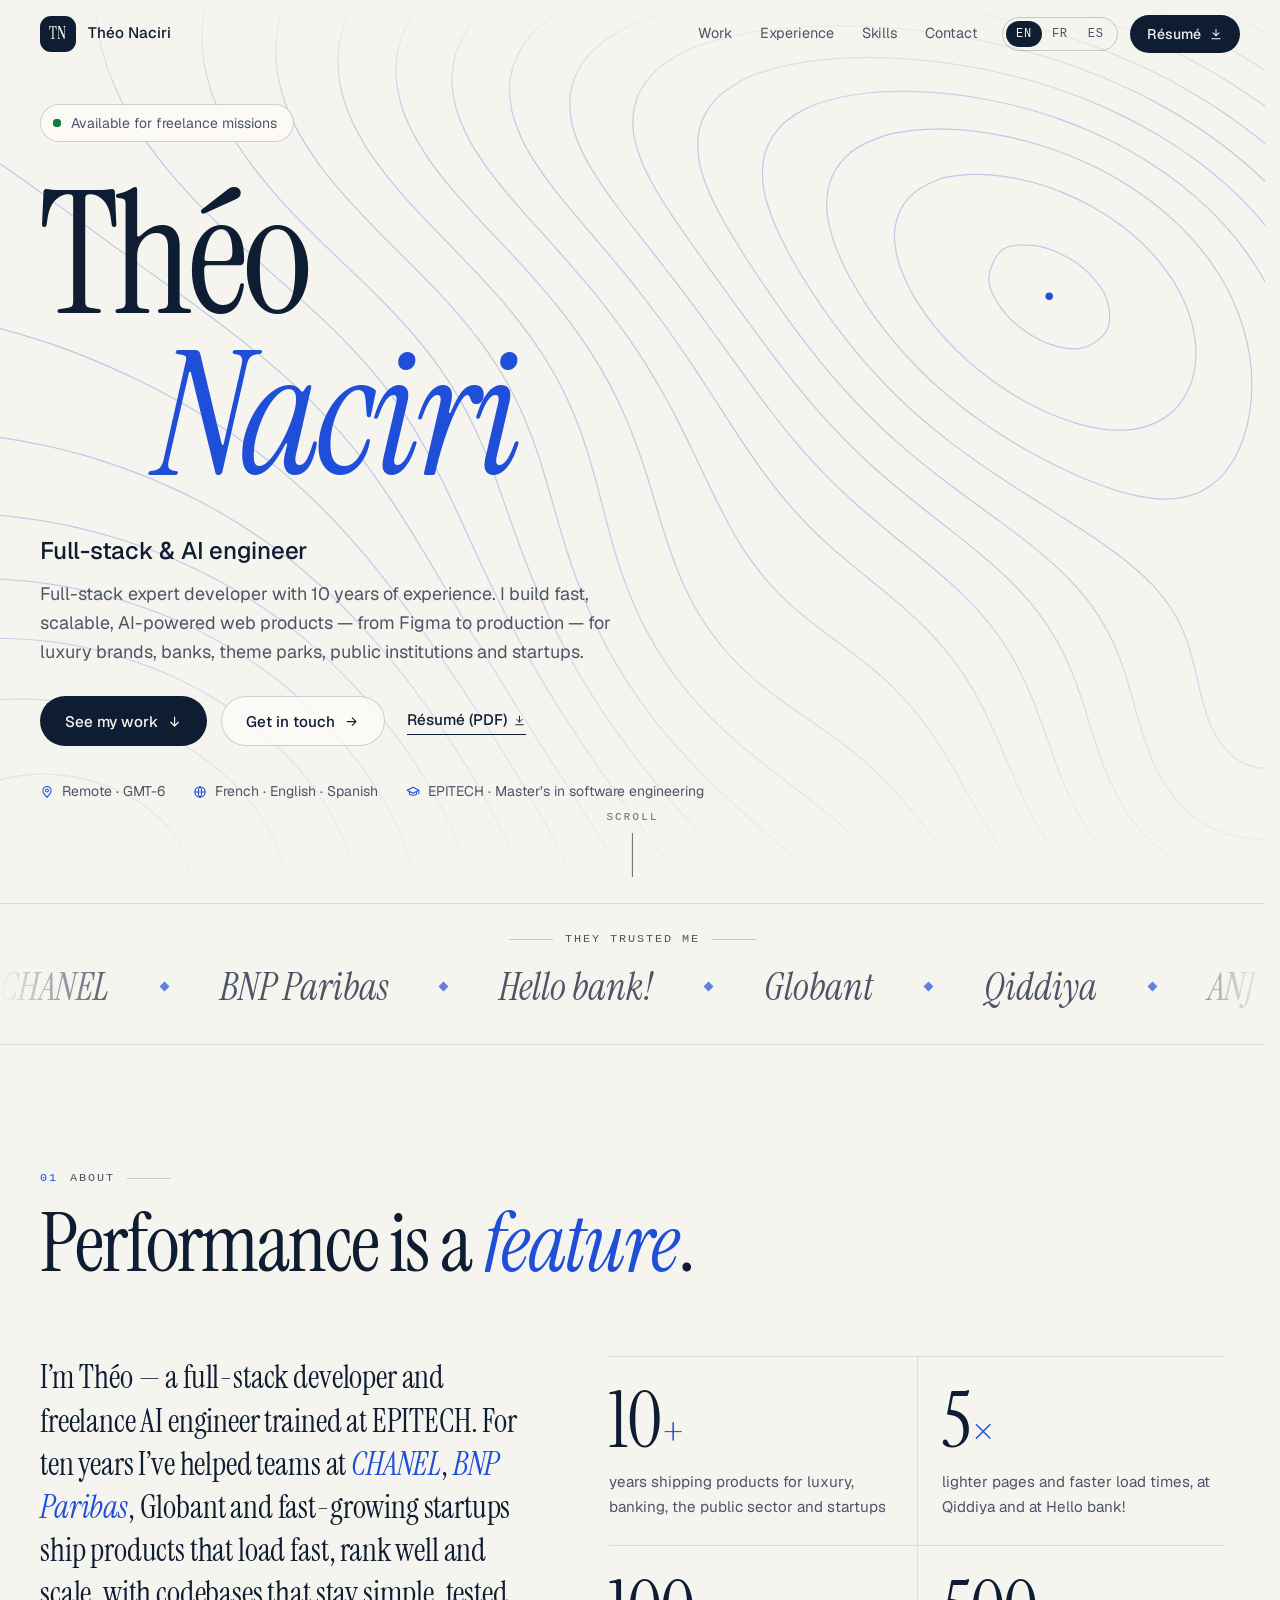
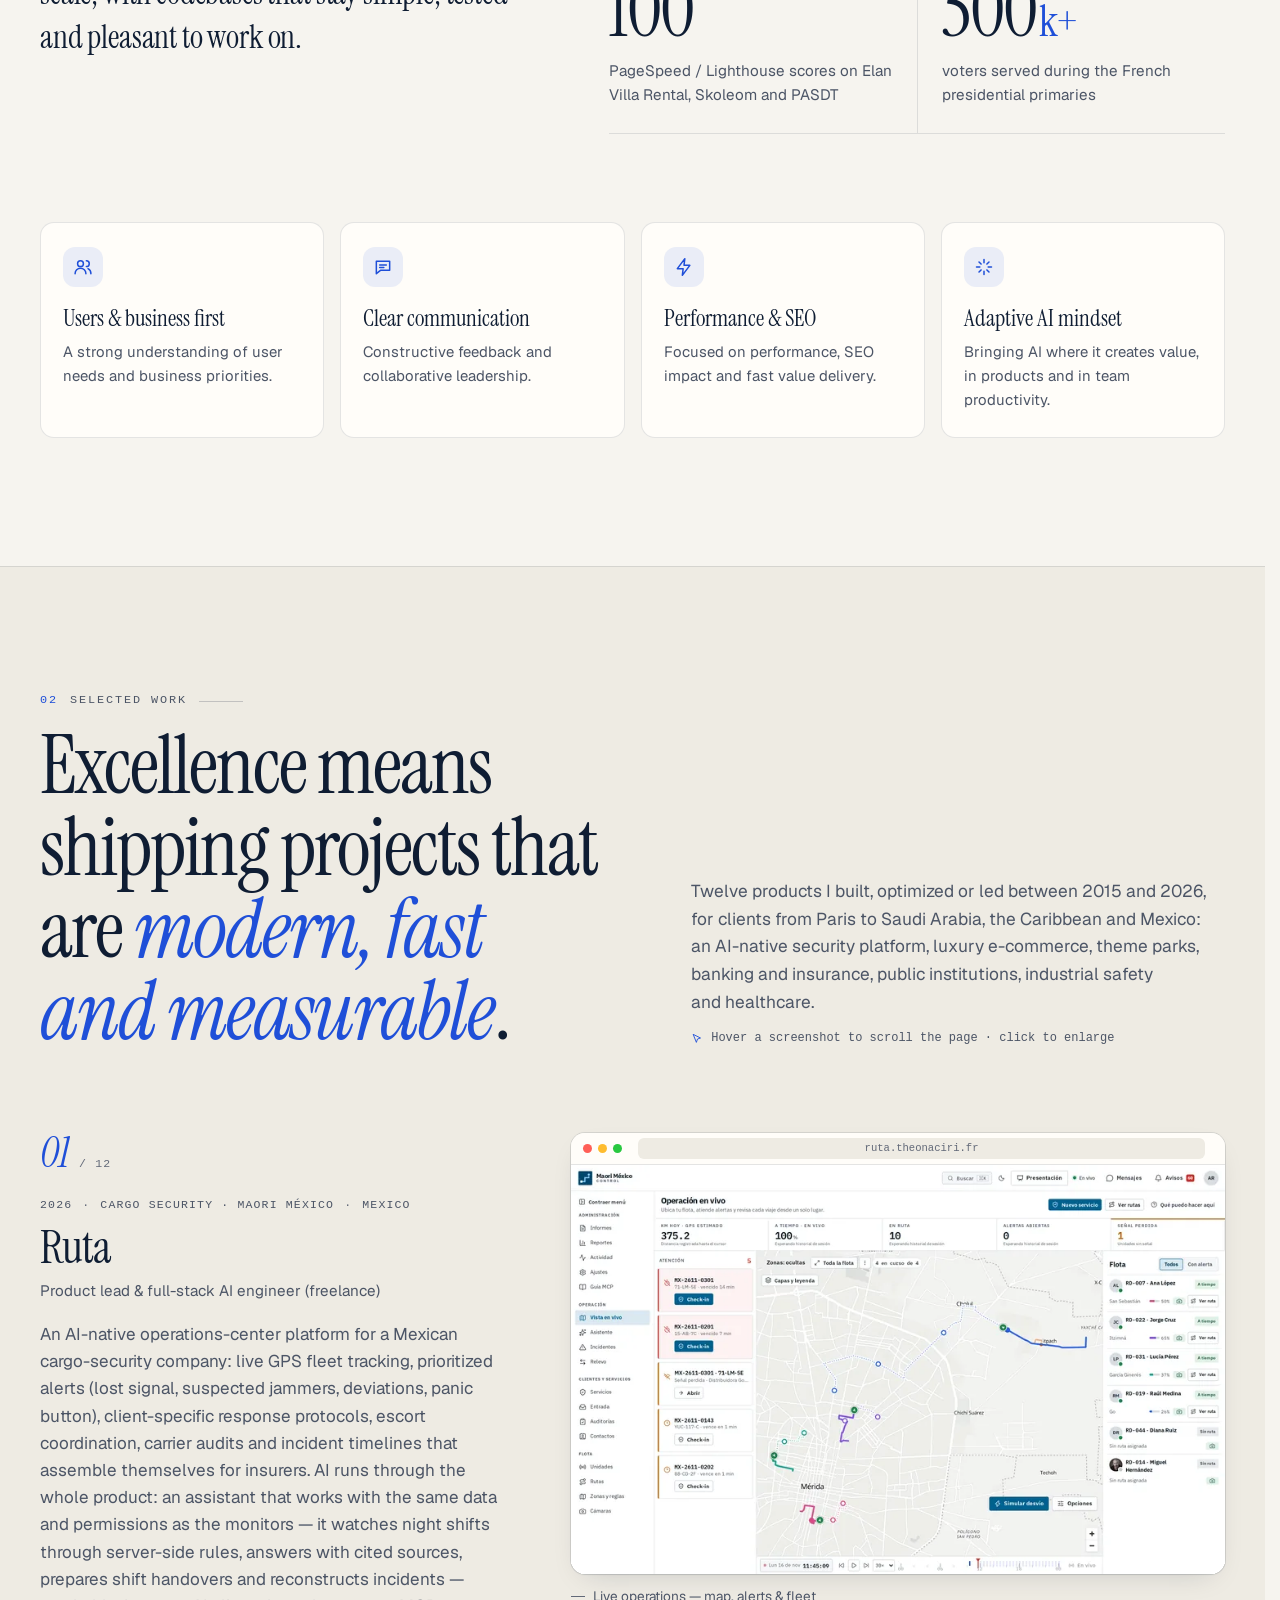
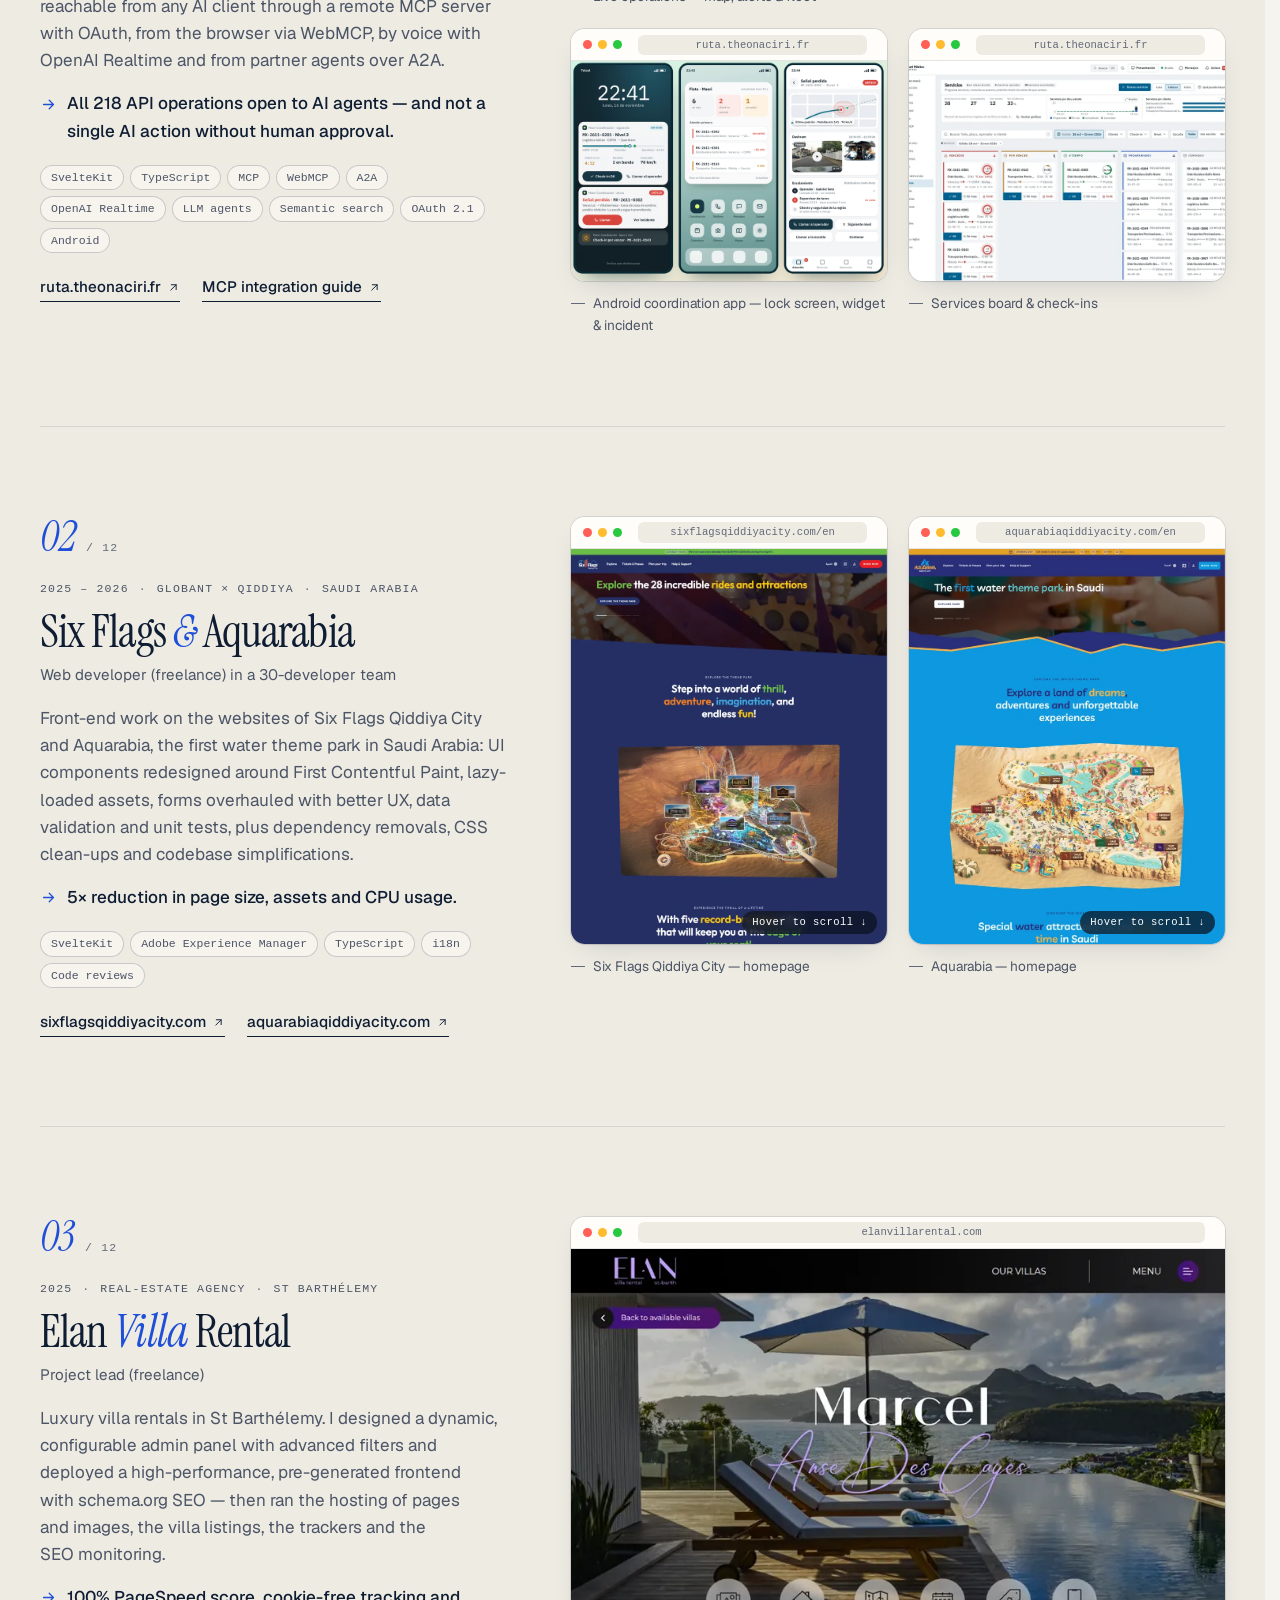
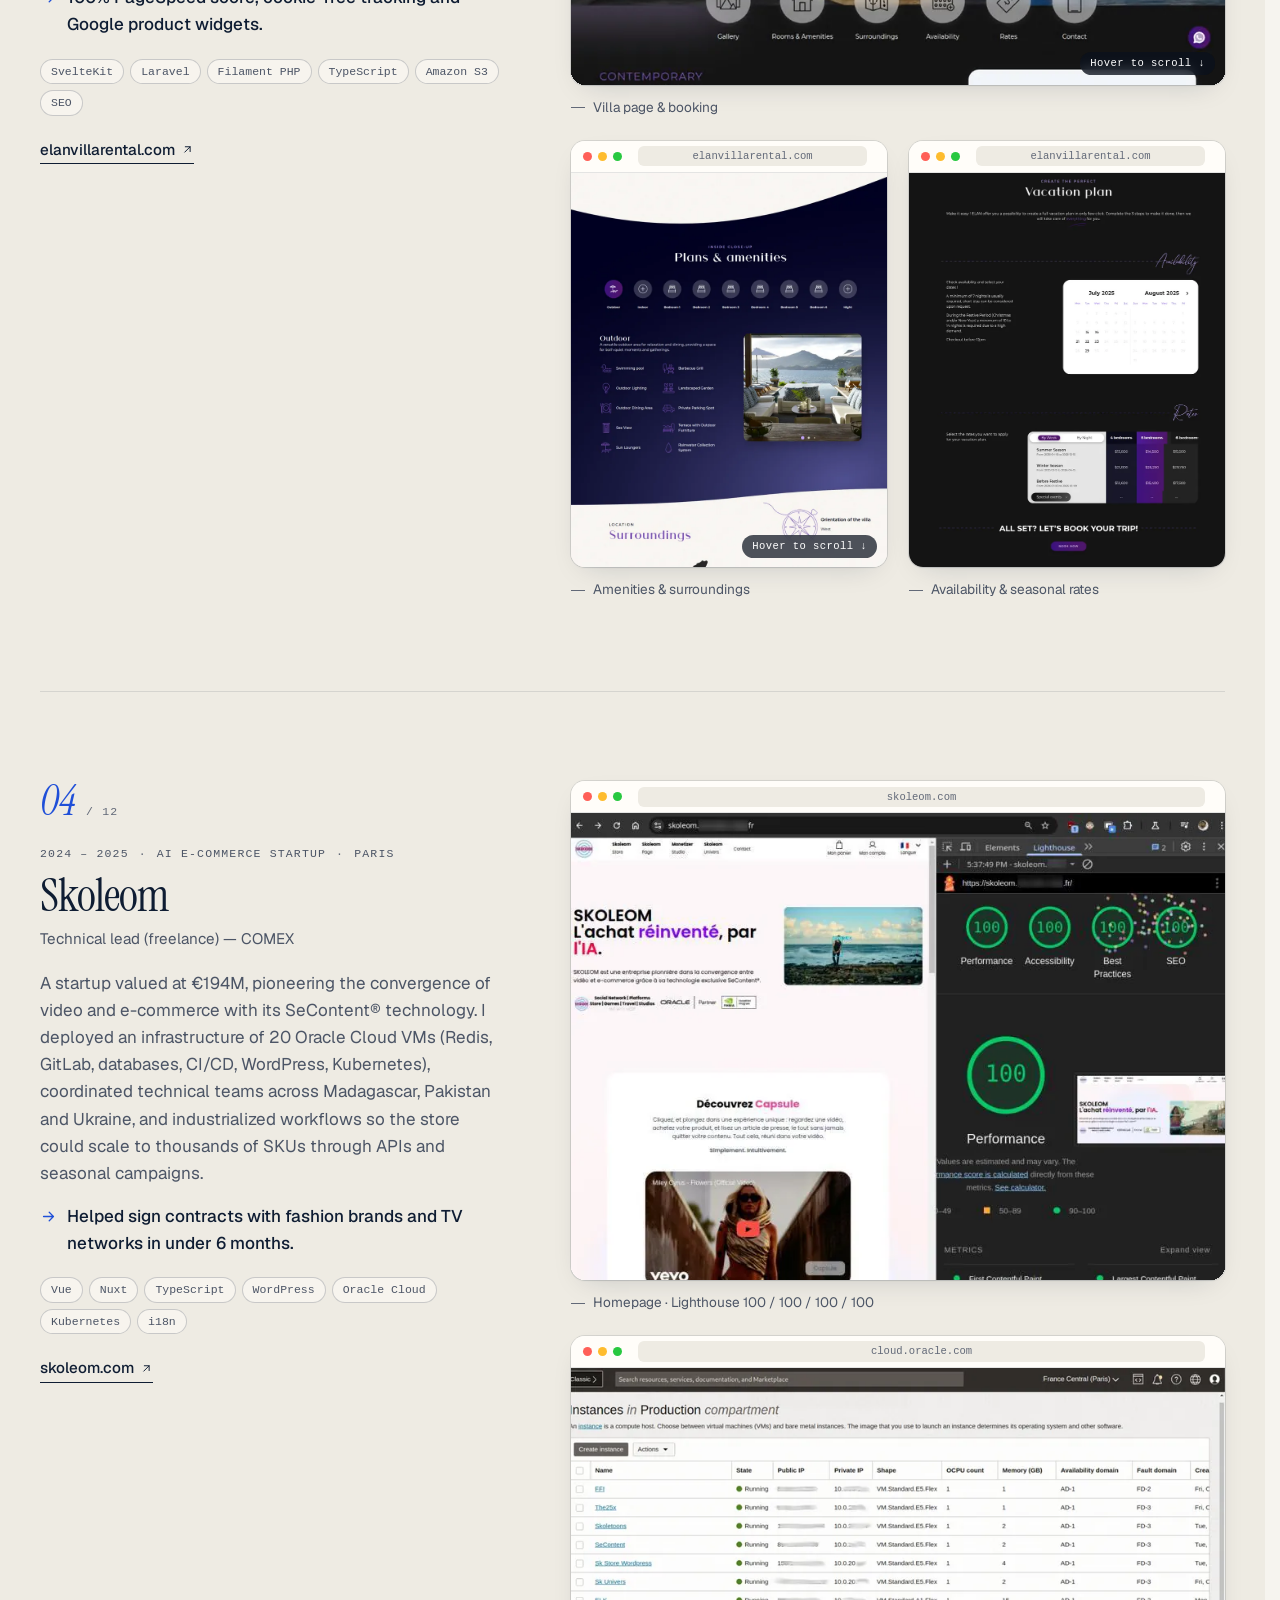
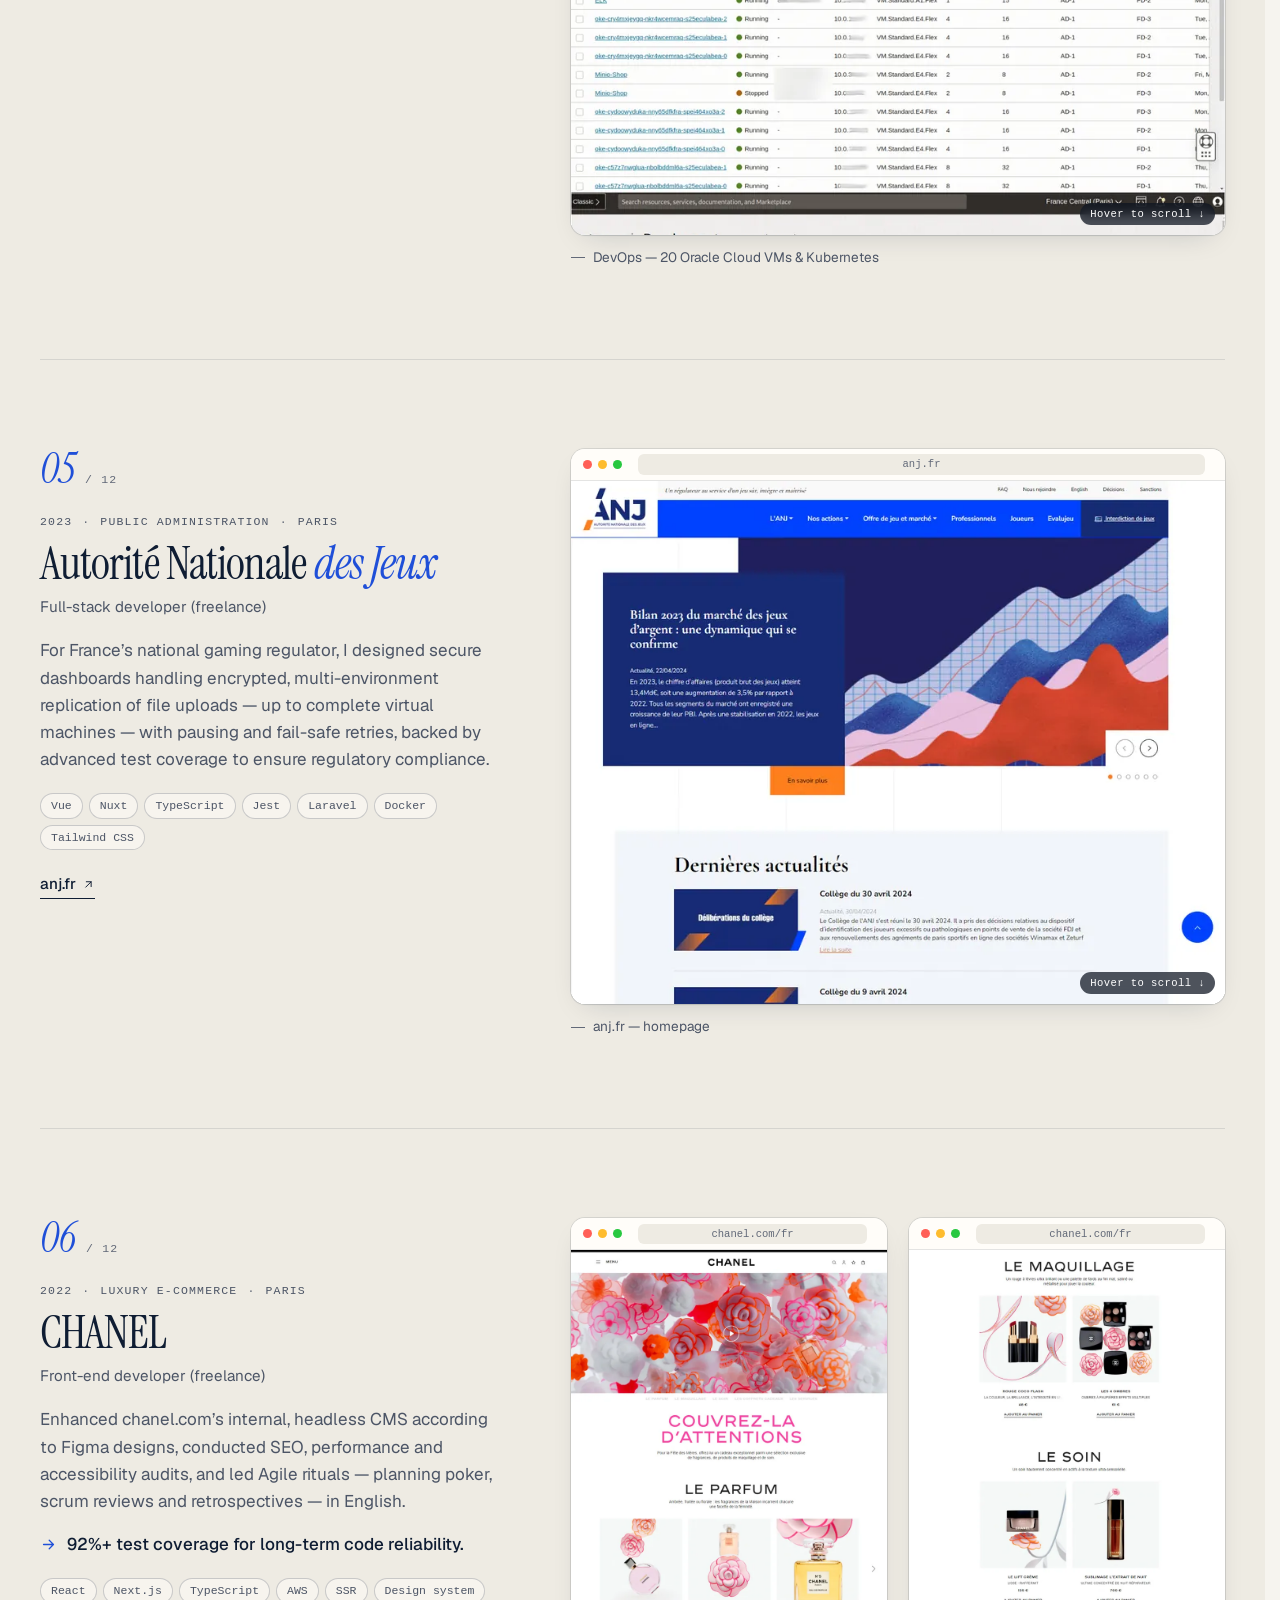
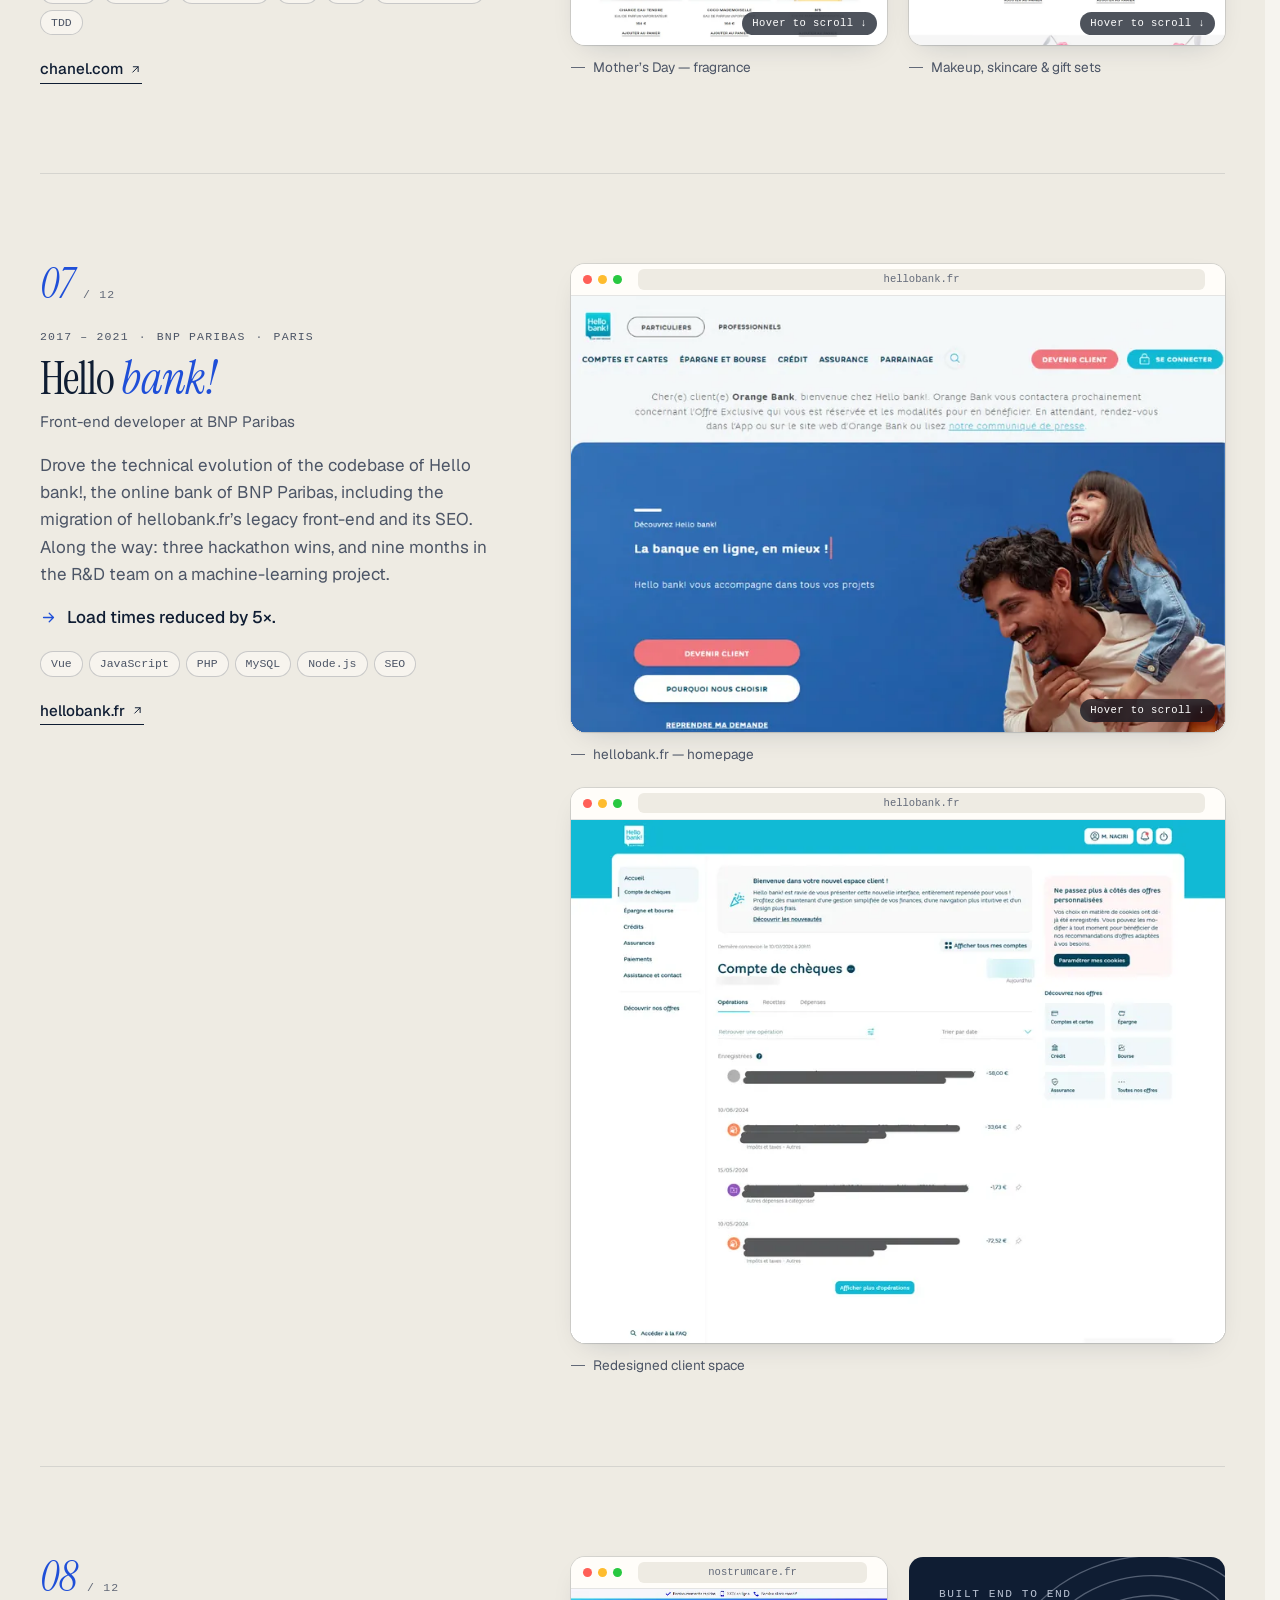
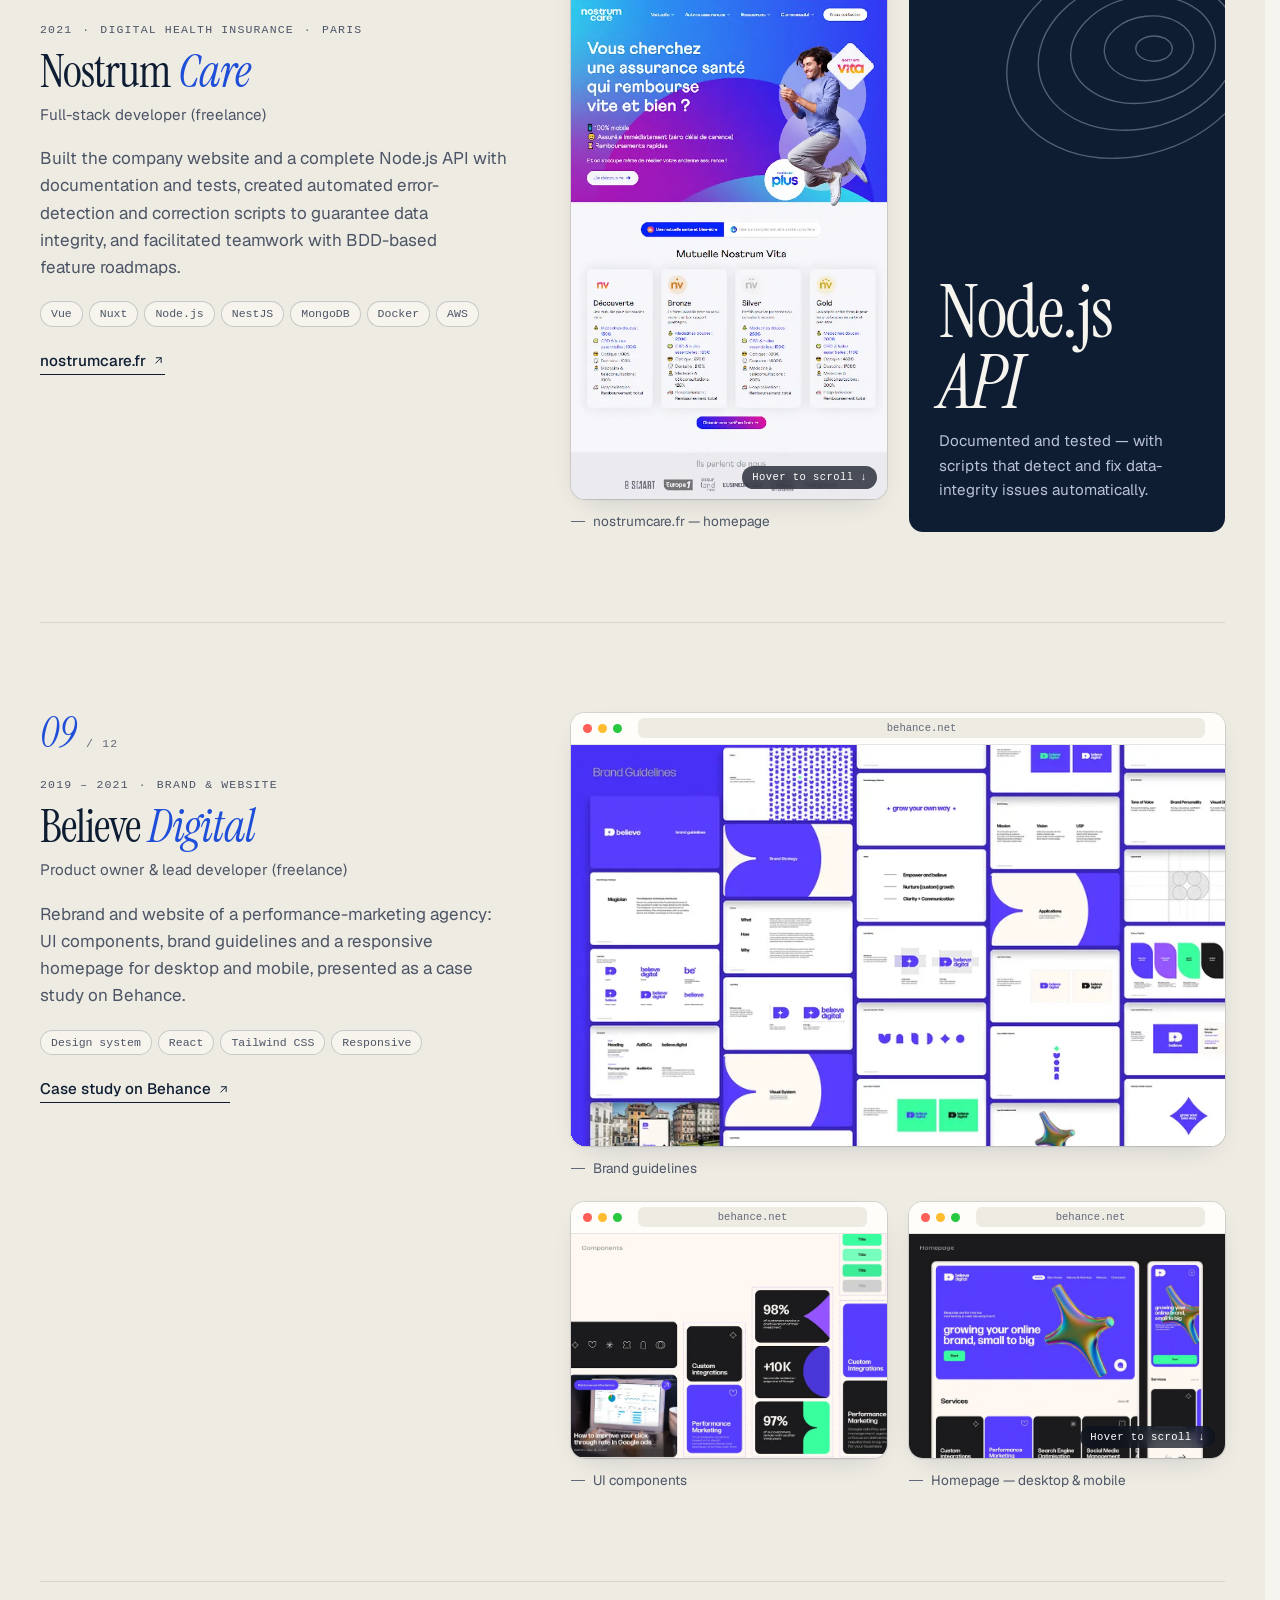
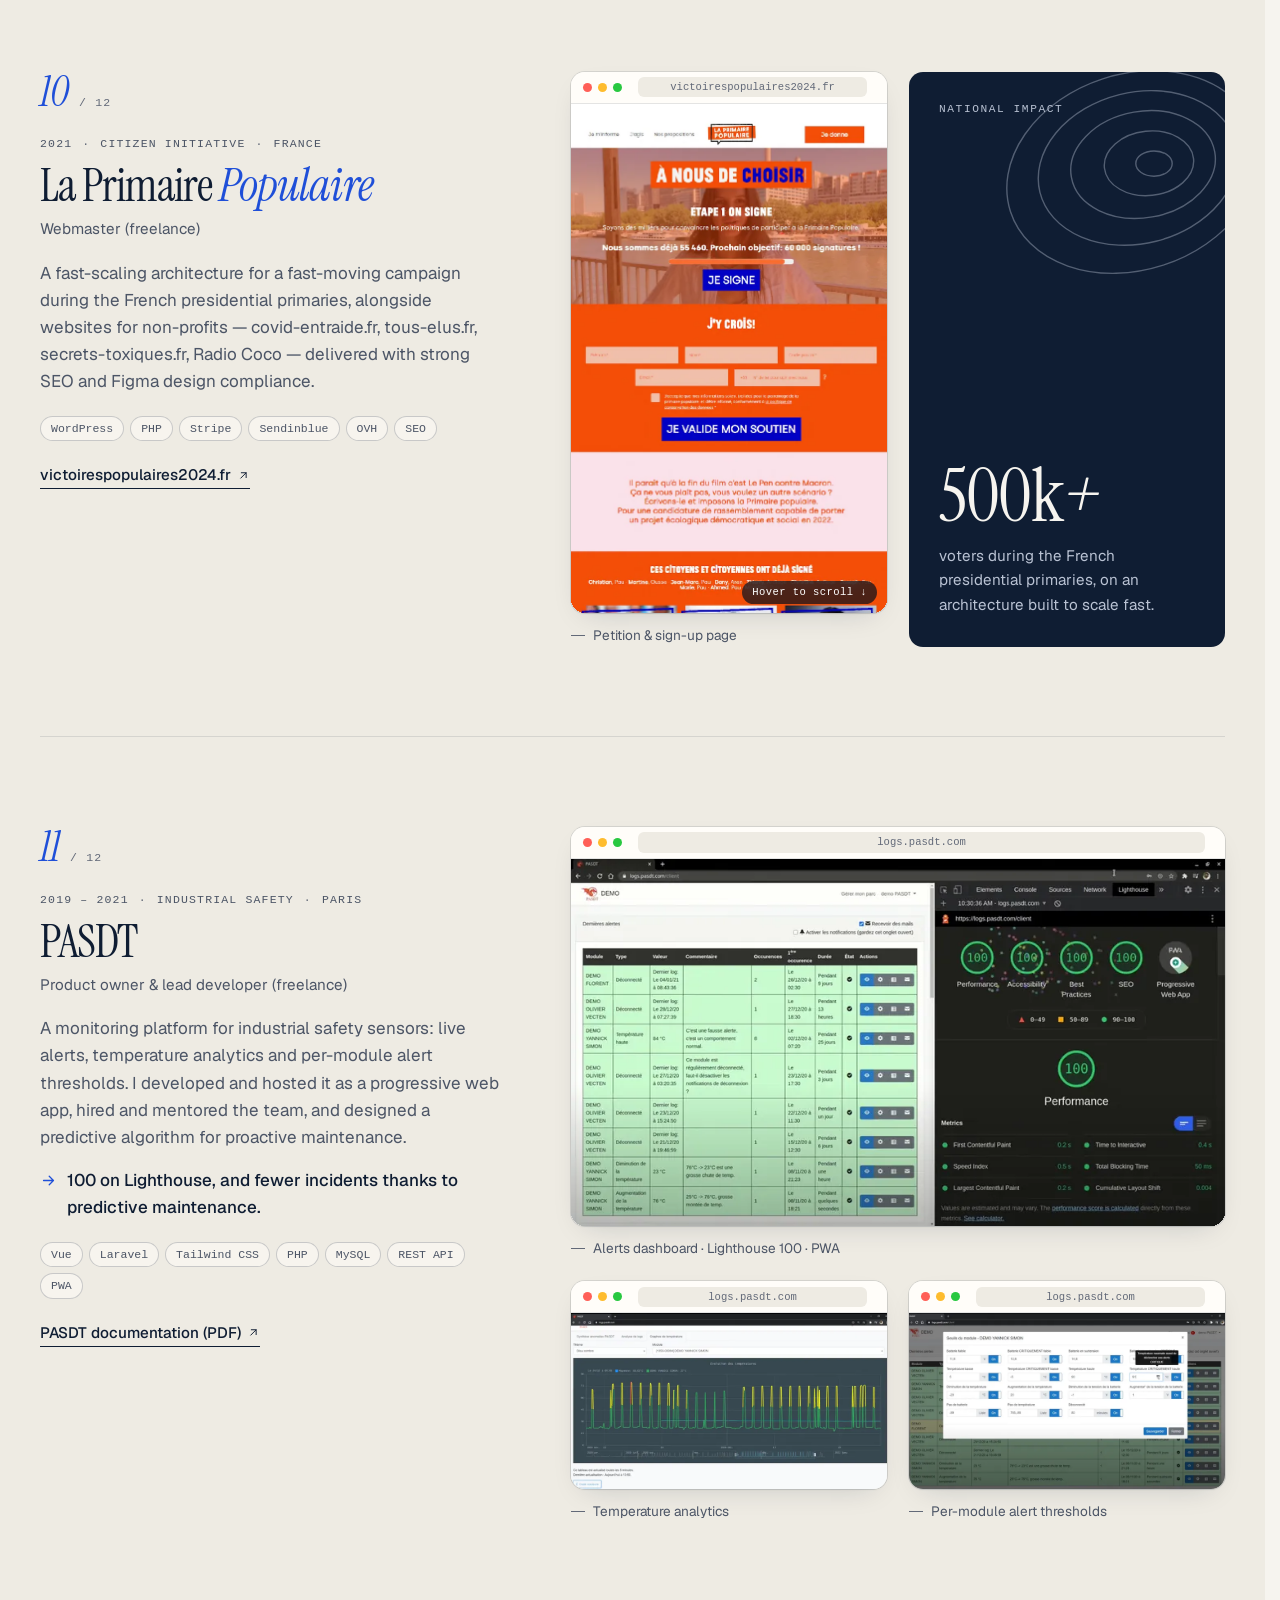
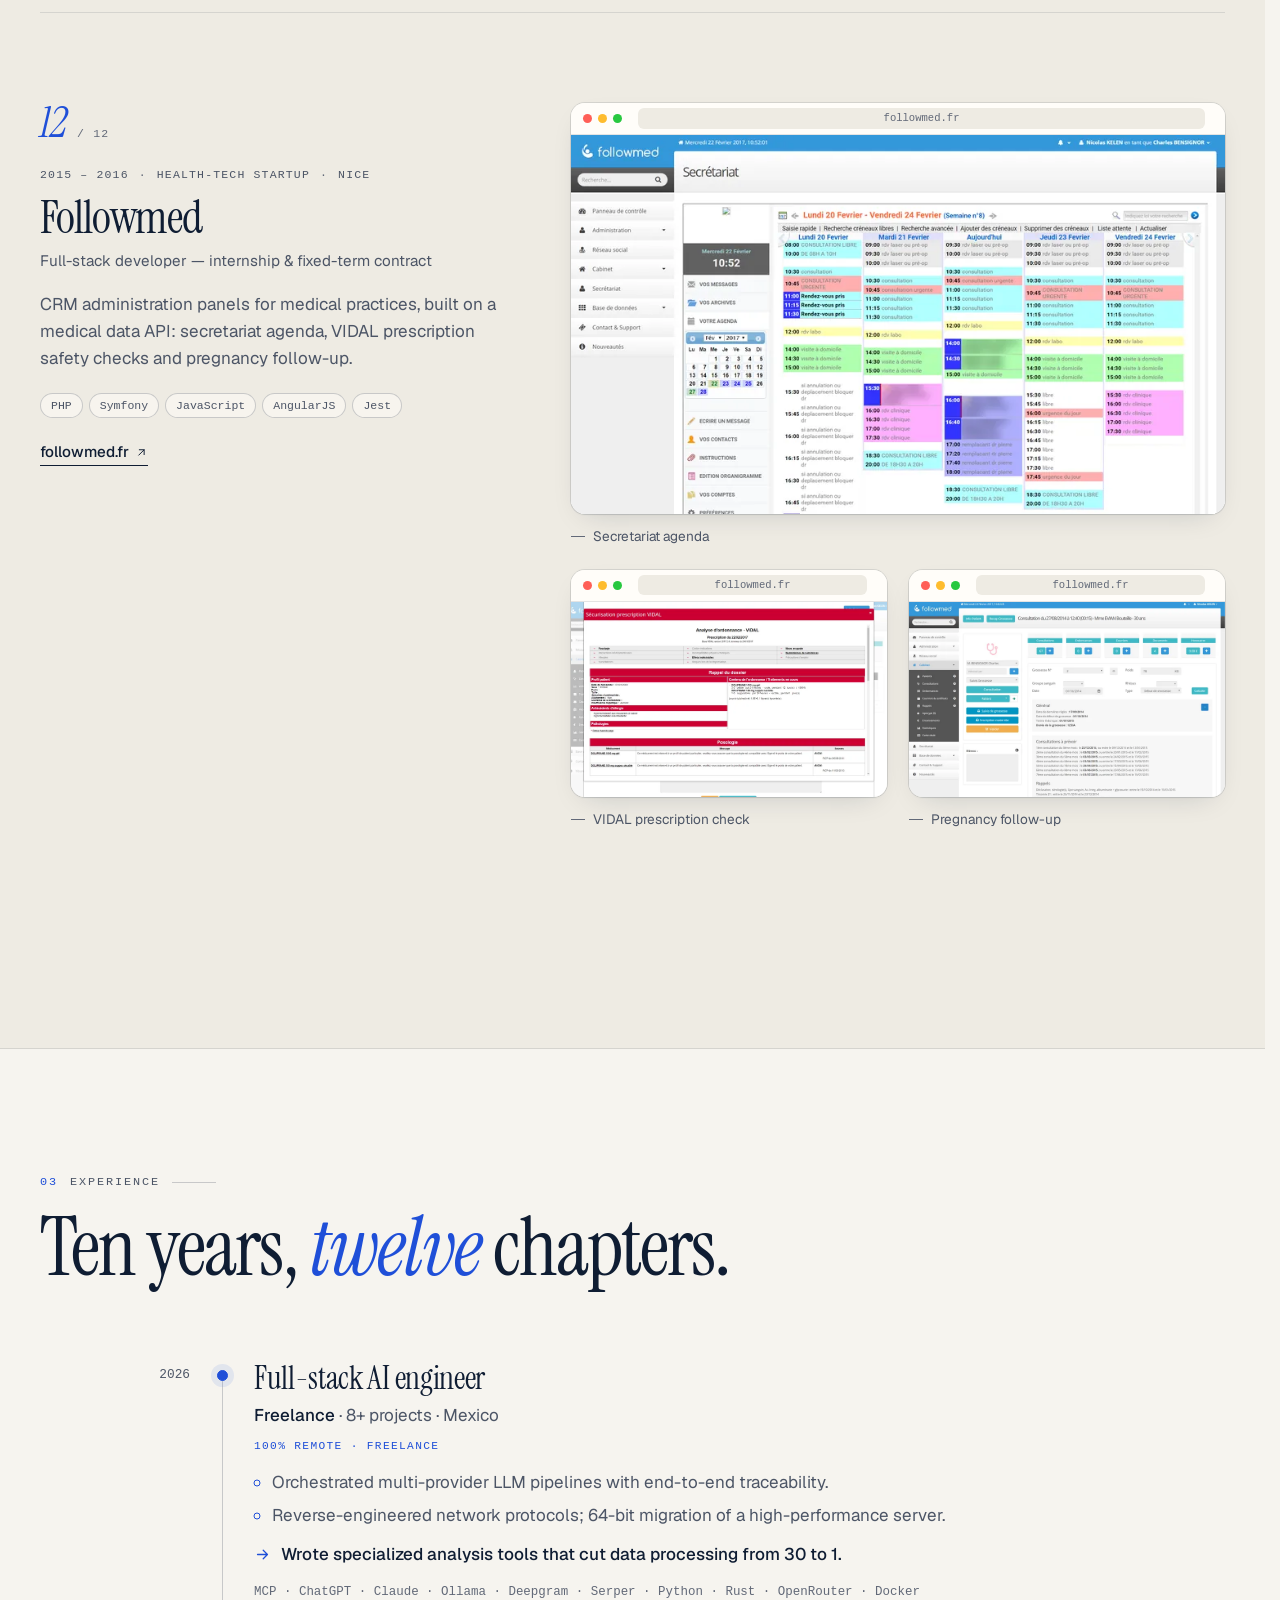
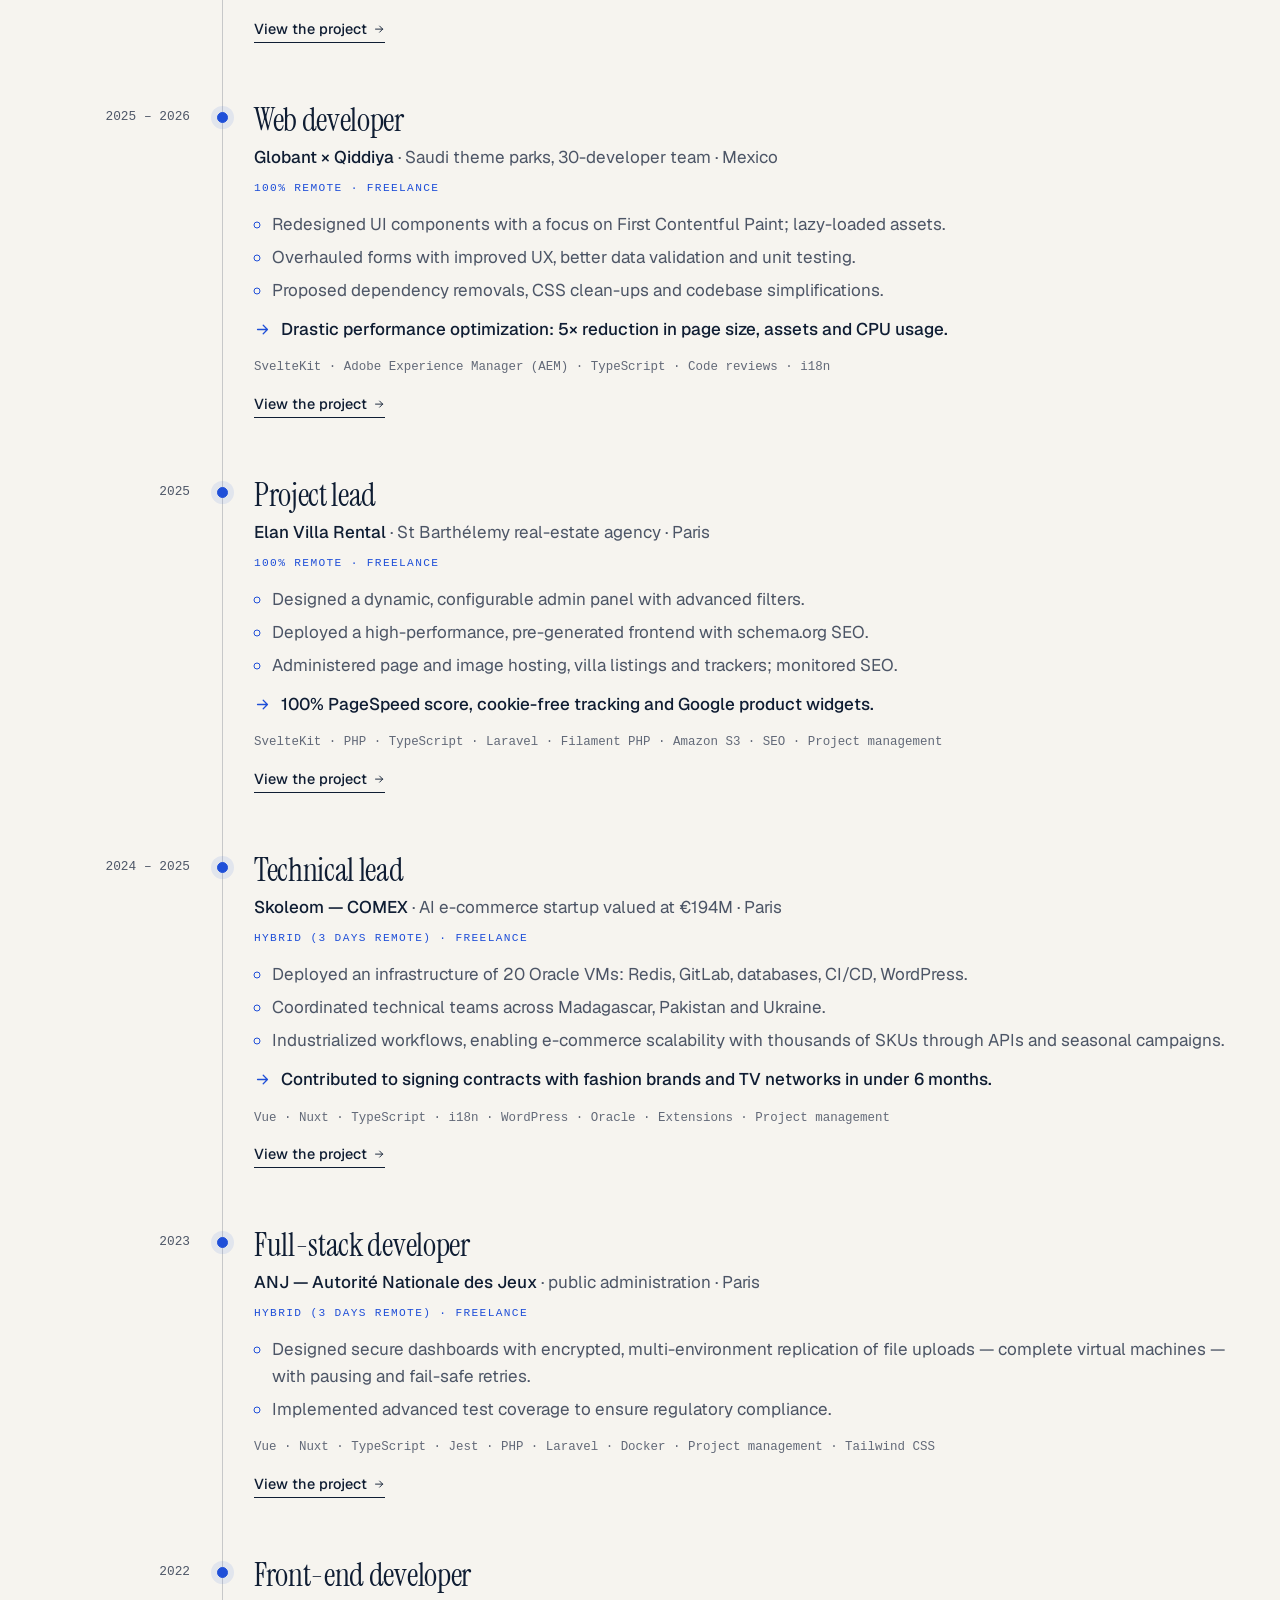
<file: public/index.html>
<!DOCTYPE html>
<html lang="en">
  <head>
    <meta charset="utf-8">
    <meta name="viewport" content="width=device-width, initial-scale=1">
    <script>
      /* Send French- and Spanish-speaking visitors to /fr/ or /es/ — unless they picked English themselves. */
      (function (d, l) {
        d.documentElement.className += ' js';
        var pref, q;
        try {
          q = new URLSearchParams(l.search).get('lang');
          if (q === 'en' || q === 'fr' || q === 'es') localStorage.setItem('lang', q);
          pref = q || localStorage.getItem('lang');
        } catch (e) {}
        if (pref === 'en') return;
        var internal = d.referrer && d.referrer.indexOf(l.protocol + '//' + l.host + '/') === 0;
        if (!pref && internal) return;
        var langs = navigator.languages && navigator.languages.length ? navigator.languages : [navigator.language || ''];
        var best;
        for (var i = 0; i < langs.length && !best; i++) {
          var code = String(langs[i]).slice(0, 2).toLowerCase();
          if (code === 'fr' || code === 'en' || code === 'es') best = code;
        }
        var target = pref === 'fr' || pref === 'es' ? pref : best;
        if (target === 'fr' || target === 'es') l.replace(target + '/' + (l.protocol === 'file:' ? 'index.html' : '') + l.hash);
      })(document, location);
    </script>
    <title>Théo Naciri — Full-stack &amp; AI Engineer · Freelance</title>
    <meta name="description" content="Théo Naciri, full-stack expert developer and AI engineer with 10 years of experience (CHANEL, BNP Paribas, Globant × Qiddiya, ANJ). Web performance, SEO and scalable architectures. Available for freelance missions.">
    <meta name="author" content="Théo Naciri">
    <link rel="canonical" href="https://theonaciri.fr/">
    <link rel="alternate" hreflang="en" href="https://theonaciri.fr/">
    <link rel="alternate" hreflang="fr" href="https://theonaciri.fr/fr/">
    <link rel="alternate" hreflang="es" href="https://theonaciri.fr/es/">
    <link rel="alternate" hreflang="x-default" href="https://theonaciri.fr/">

    <meta property="og:type" content="profile">
    <meta property="og:site_name" content="Théo Naciri">
    <meta property="og:title" content="Théo Naciri — Full-stack &amp; AI Engineer">
    <meta property="og:description" content="10 years shipping fast, scalable, AI-powered web products for CHANEL, BNP Paribas, Globant × Qiddiya, ANJ and startups.">
    <meta property="og:url" content="https://theonaciri.fr/">
    <meta property="og:image" content="https://theonaciri.fr/assets/og/og-en.png">
    <meta property="og:image:width" content="1200">
    <meta property="og:image:height" content="630">
    <meta property="og:image:alt" content="Théo Naciri — Full-stack &amp; AI Engineer">
    <meta property="og:locale" content="en_US">
    <meta property="og:locale:alternate" content="fr_FR">
    <meta property="og:locale:alternate" content="es_ES">
    <meta property="profile:first_name" content="Théo">
    <meta property="profile:last_name" content="Naciri">
    <meta name="twitter:card" content="summary_large_image">

    <meta name="theme-color" content="#f6f4ef" media="(prefers-color-scheme: light)">
    <meta name="theme-color" content="#0a111e" media="(prefers-color-scheme: dark)">
    <link rel="icon" href="assets/favicon.svg" type="image/svg+xml">
    <link rel="apple-touch-icon" href="assets/apple-touch-icon.png">

    <link rel="preload" href="assets/fonts/instrument-serif-latin.woff2" as="font" type="font/woff2" crossorigin>
    <link rel="preload" href="assets/fonts/geist-latin.woff2" as="font" type="font/woff2" crossorigin>
    <link rel="stylesheet" href="assets/css/style.css">
    <script src="assets/js/main.js" defer></script>

    <script type="application/ld+json">
      {
        "@context": "https://schema.org",
        "@type": "ProfilePage",
        "url": "https://theonaciri.fr/",
        "inLanguage": "en",
        "dateModified": "2026-11-19",
        "mainEntity": {
          "@type": "Person",
          "@id": "https://theonaciri.fr/#person",
          "url": "https://theonaciri.fr/",
          "name": "Théo Naciri",
          "givenName": "Théo",
          "familyName": "Naciri",
          "jobTitle": "Full-stack & AI Engineer",
          "description": "Full-stack expert developer and AI engineer with 10 years of experience, focused on web performance, SEO and scalable, AI-powered products.",
          "email": "mailto:theo.naciri@gmail.com",
          "telephone": "+33658185441",
          "sameAs": ["https://www.linkedin.com/in/theonaciri/"],
          "knowsLanguage": ["fr", "en", "es"],
          "alumniOf": [
            { "@type": "CollegeOrUniversity", "name": "EPITECH" },
            { "@type": "CollegeOrUniversity", "name": "Manipal Institute of Technology" },
            { "@type": "HighSchool", "name": "Centre International de Valbonne" }
          ],
          "knowsAbout": ["Full-stack development", "LLM pipelines", "Web performance", "SEO", "DevOps", "TypeScript", "Vue.js", "React", "Svelte", "Laravel", "Node.js"]
        }
      }
    </script>
  </head>
  <body>
    <a class="skip-link" href="#main">Skip to content</a>

    <svg class="sprite" aria-hidden="true" focusable="false">
      <symbol id="i-arrow" viewBox="0 0 24 24"><path d="M5 12h14M13 6l6 6-6 6"/></symbol>
      <symbol id="i-arrow-down" viewBox="0 0 24 24"><path d="M12 5v14M6 13l6 6 6-6"/></symbol>
      <symbol id="i-ext" viewBox="0 0 24 24"><path d="M7 17 17 7M8 7h9v9"/></symbol>
      <symbol id="i-download" viewBox="0 0 24 24"><path d="M12 4v11M7 10l5 5 5-5M5 20h14"/></symbol>
      <symbol id="i-mail" viewBox="0 0 24 24"><rect x="3" y="5" width="18" height="14" rx="2"/><path d="m3.5 7 8.5 6 8.5-6"/></symbol>
      <symbol id="i-phone" viewBox="0 0 24 24"><path d="M5 4h4l2 5-2.5 1.5a11 11 0 0 0 5 5L15 13l5 2v4a2 2 0 0 1-2 2A16 16 0 0 1 3 6a2 2 0 0 1 2-2"/></symbol>
      <symbol id="i-linkedin" viewBox="0 0 24 24"><rect x="3" y="3" width="18" height="18" rx="3"/><path d="M8 10.5V17M8 7.5v.01M12 17v-6.5M12 13.5a2.5 2.5 0 0 1 5 0V17"/></symbol>
      <symbol id="i-pin" viewBox="0 0 24 24"><path d="M12 21s-7-6.2-7-11.5a7 7 0 0 1 14 0C19 14.8 12 21 12 21z"/><circle cx="12" cy="9.5" r="2.5"/></symbol>
      <symbol id="i-globe" viewBox="0 0 24 24"><circle cx="12" cy="12" r="9"/><path d="M3 12h18M12 3a14 14 0 0 1 0 18M12 3a14 14 0 0 0 0 18"/></symbol>
      <symbol id="i-cap" viewBox="0 0 24 24"><path d="m2 9 10-5 10 5-10 5z"/><path d="M6 11v5c3 2 9 2 12 0v-5M22 9v6"/></symbol>
      <symbol id="i-copy" viewBox="0 0 24 24"><rect x="8" y="8" width="12" height="12" rx="2"/><path d="M16 8V6a2 2 0 0 0-2-2H6a2 2 0 0 0-2 2v8a2 2 0 0 0 2 2h2"/></symbol>
      <symbol id="i-close" viewBox="0 0 24 24"><path d="M6 6l12 12M18 6 6 18"/></symbol>
      <symbol id="i-chev-l" viewBox="0 0 24 24"><path d="m15 5-7 7 7 7"/></symbol>
      <symbol id="i-chev-r" viewBox="0 0 24 24"><path d="m9 5 7 7-7 7"/></symbol>
      <symbol id="i-users" viewBox="0 0 24 24"><circle cx="9" cy="8" r="3.5"/><path d="M2.5 20a6.5 6.5 0 0 1 13 0M16 4.5a3.5 3.5 0 0 1 0 7M18 14a6.5 6.5 0 0 1 3.5 6"/></symbol>
      <symbol id="i-chat" viewBox="0 0 24 24"><path d="M4 5h16v11H9l-5 4z"/><path d="M8 9.5h8M8 12.5h5"/></symbol>
      <symbol id="i-bolt" viewBox="0 0 24 24"><path d="M13 2 4 14h7l-1 8 9-12h-7z"/></symbol>
      <symbol id="i-spark" viewBox="0 0 24 24"><path d="M12 3v4M12 17v4M3 12h4M17 12h4M6 6l2.5 2.5M15.5 15.5 18 18M18 6l-2.5 2.5M8.5 15.5 6 18"/></symbol>
      <symbol id="i-star" viewBox="0 0 24 24"><path d="m12 3 2.6 5.6 6 .7-4.5 4.1 1.2 6L12 16.4l-5.3 3 1.2-6-4.5-4.1 6-.7z"/></symbol>
      <symbol id="i-cursor" viewBox="0 0 24 24"><path d="m5 3 14 7-6 2-2 6z"/></symbol>
      <symbol id="i-rings" viewBox="0 0 200 200"><g fill="none" stroke-width="1"><ellipse cx="100" cy="100" rx="92" ry="70" transform="rotate(-18 100 100)"/><ellipse cx="104" cy="98" rx="72" ry="54" transform="rotate(-14 100 100)"/><ellipse cx="108" cy="96" rx="52" ry="38" transform="rotate(-10 100 100)"/><ellipse cx="112" cy="95" rx="32" ry="23" transform="rotate(-6 100 100)"/><ellipse cx="115" cy="94" rx="13" ry="9"/></g></symbol>
    </svg>

    <header class="site-header">
      <div class="wrap site-header__inner">
        <a class="brand" href="#top">
          <span class="brand__mark" aria-hidden="true">TN</span>
          <span class="brand__name">Théo Naciri</span>
        </a>
        <nav class="nav" aria-label="Main">
          <a href="#work">Work</a>
          <a href="#experience">Experience</a>
          <a href="#skills">Skills</a>
          <a href="#contact">Contact</a>
        </nav>
        <div class="site-header__actions">
          <div class="lang" role="group" aria-label="Language">
            <a href="./" lang="en" hreflang="en" aria-current="true" data-lang-switch="en">EN</a>
            <a href="fr/" lang="fr" hreflang="fr" data-lang-switch="fr">FR</a>
            <a href="es/" lang="es" hreflang="es" data-lang-switch="es">ES</a>
          </div>
          <a class="btn btn--primary btn--sm" href="assets/cv/Theo-Naciri-Resume-EN.pdf" target="_blank" rel="noopener" type="application/pdf">
            Résumé <svg class="i i--down" aria-hidden="true"><use href="#i-download"/></svg>
          </a>
        </div>
      </div>
      <div class="progress" aria-hidden="true"></div>
    </header>

    <main id="main">
      <!-- ============ Hero ============ -->
      <section class="hero" id="top" aria-labelledby="hero-title">
        <div class="hero__topo" aria-hidden="true">
          <svg class="topo" viewBox="0 0 1440 900" preserveAspectRatio="xMidYMid slice" focusable="false">
            <path pathLength="1" style="--i:0" d="M119.4 761c-9.9 3.6-18.8 8.4-26.3 14.8s-14.8 14.6-18.9 23.4s-6.2 19.7-5.7 29.4s4 20.1 8.5 28.9s11.3 16.9 18.4 23.9s15.5 13.1 24.1 18.3s17.9 9.5 27.3 13s19.3 6.2 29.2 8s20.1 2.8 30.1 2.8s20.3-.8 30.1-2.9s19.8-5.1 28.6-9.8s17.7-10.8 23.9-18.3s11.5-17.3 13.6-26.7s1.4-20.5-1.1-30s-7.8-18.8-13.6-26.9s-13.4-15.2-21.2-21.5s-16.6-11.6-25.6-16.1s-18.6-8.2-28.2-11s-19.7-4.8-29.7-5.9s-19.7-1.5-30.3-.4s-23.3 3.4-33.3 7z"/>
            <path pathLength="1" style="--i:1" d="M368.8 936c2.5-4.3 11.1-16.6 15.1-25.6s7.4-18.7 8.9-28.3s1.6-19.9 .5-29.7s-3.8-19.6-7.2-28.8s-8.1-18.2-13.3-26.6s-11.3-16.4-17.8-23.9s-13.6-14.5-21.1-21s-15.4-12.6-23.6-18.2s-16.7-10.7-25.5-15.4s-17.8-8.9-26.9-12.7s-18.6-7.1-28.1-10s-19.2-5.3-28.9-7.2s-19.6-3.4-29.5-4.4s-19.8-1.5-29.7-1.4s-19.9 .6-29.7 1.8s-19.7 2.9-29.3 5.3s-19.2 5.4-28.3 9.1s-18.2 8.2-26.6 13.4s-16.5 11.3-23.6 18.1s-13.7 14.6-19 22.9s-9.6 17.6-12.4 27s-4.3 19.5-4.5 29.4s1.2 19.9 3.6 29.5s6.2 19 10.7 27.8s10 17.2 16.1 25s12.9 15.1 20 22s18.6 16.4 22.4 19.7"/>
            <path pathLength="1" style="--i:2" d="M448.9 936c1.4-4.8 6.5-19 8.5-28.7s3.3-19.8 3.4-29.7s-1-20-2.9-29.8s-4.9-19.4-8.4-28.7s-7.9-18.4-12.7-27.1s-10.3-17.1-16.2-25.2s-12.2-15.8-18.9-23.2s-13.8-14.5-21.2-21.2s-15.1-13.1-23.1-19.2s-16.2-11.7-24.6-17.1s-17.1-10.3-26-15s-17.9-8.9-27.1-12.9s-18.5-7.5-28-10.8s-19-6.1-28.7-8.7s-19.4-4.7-29.3-6.5s-19.7-3.3-29.7-4.3s-19.9-1.8-29.9-2s-20-.2-30 .4s-20 1.5-29.8 2.9s-19.7 3.3-29.4 5.6s-19.3 5.2-28.7 8.5s-18.6 7.4-27.6 11.7s-22 11.8-26.4 14.2"/>
            <path pathLength="1" style="--i:3" d="M514.6 936c.7-5 3.6-20.1 4.3-30.2s.8-20.4-.1-30.5s-2.7-20.2-5.1-30s-5.7-19.5-9.4-29s-8-18.7-12.7-27.7s-9.9-17.8-15.4-26.3s-11.4-16.8-17.7-24.9s-12.8-15.8-19.6-23.4s-13.9-14.8-21.3-21.8s-15-13.7-22.8-20.2s-16-12.6-24.3-18.5s-16.8-11.4-25.5-16.7s-17.6-10.2-26.6-14.9s-18.2-9-27.5-13.1s-18.8-7.8-28.3-11.2s-19.2-6.6-29-9.4s-19.6-5.3-29.5-7.5s-19.9-4.1-30-5.6s-20.1-2.8-30.3-3.7s-20.3-1.5-30.4-1.7s-20.3-.1-30.5 .4s-20.3 1.3-30.4 2.5s-20.1 2.8-30.1 4.8s-19.8 4.5-29.6 7.2s-24.2 7.6-29.1 9.1"/>
            <path pathLength="1" style="--i:4" d="M575 936c.1-5 .9-20.1 .5-30.1s-1.3-20.1-2.9-29.9s-4.1-19.7-6.9-29.3s-6.3-19.1-10-28.4s-8-18.4-12.5-27.4s-9.4-17.8-14.4-26.4s-10.5-17.1-16.1-25.5s-11.4-16.5-17.5-24.5s-12.3-15.9-18.8-23.5s-13.1-15.2-20-22.5s-14-14.4-21.2-21.3s-14.8-13.6-22.5-20s-15.6-12.7-23.6-18.6s-16.3-11.7-24.7-17.1s-17-10.7-25.8-15.6s-17.6-9.6-26.7-14s-18.2-8.5-27.4-12.4s-18.6-7.5-28.1-10.8s-19-6.4-28.7-9.2s-19.3-5.3-29.1-7.6s-19.6-4.3-29.5-6s-19.8-3.2-29.8-4.4s-20-2.1-30-2.7s-20.1-.9-30.1-.9s-20.1 .3-30.1 .9s-20 1.5-30 2.8s-19.9 2.9-29.7 4.7s-24.5 5.2-29.5 6.2"/>
            <path pathLength="1" style="--i:5" d="M633.6 936c-.6-4.9-1.8-19.8-3.3-29.6s-3.5-19.6-6-29.2s-5.6-19.1-8.9-28.4s-7.2-18.5-11.2-27.6s-8.4-18-12.9-26.8s-9.3-17.5-14.2-26.2s-10-17.1-15.3-25.6s-10.6-16.8-16.1-25s-11.2-16.4-16.9-24.5s-11.7-16.1-17.7-23.9s-12.2-15.7-18.5-23.3s-12.7-15.2-19.4-22.6s-13.4-14.7-20.3-21.8s-14-14.1-21.3-20.8s-14.7-13.3-22.3-19.7s-15.4-12.5-23.4-18.4s-16.1-11.6-24.4-17.1s-16.7-10.7-25.3-15.7s-17.3-9.7-26.1-14.3s-17.8-8.8-26.9-12.9s-18.2-7.9-27.5-11.5s-18.6-7-28-10.1s-18.9-6-28.5-8.7s-19.2-5.1-28.9-7.2s-19.4-4.1-29.2-5.8s-19.6-3.1-29.5-4.2s-19.8-2-29.7-2.6s-19.8-1-29.8-1s-19.9 .1-29.8 .6s-19.8 1.3-29.7 2.3s-24.6 3-29.6 3.6"/>
            <path pathLength="1" style="--i:6" d="M692.7 936c-1.3-4.9-4.8-19.6-7.7-29.2s-6.1-19.2-9.6-28.6s-7.5-18.7-11.7-27.9s-8.6-18.2-13.2-27.2s-9.4-17.8-14.3-26.6s-10-17.5-15.1-26.2s-10.4-17.3-15.6-25.9s-10.6-17.1-16-25.6s-10.9-17-16.3-25.4s-11-16.9-16.6-25.2s-11.2-16.7-16.9-25s-11.4-16.6-17.3-24.8s-11.7-16.4-17.7-24.5s-12.1-16.1-18.3-24s-12.5-15.8-19-23.5s-13.1-15.3-19.9-22.7s-13.8-14.7-20.9-21.8s-14.5-14-22-20.7s-15.2-13.2-23.1-19.5s-15.9-12.4-24.1-18.3s-16.5-11.6-25-17s-17-10.8-25.7-15.9s-17.5-10-26.4-14.7s-17.9-9.3-26.9-13.7s-18.2-8.6-27.5-12.6s-18.5-7.9-27.9-11.5s-18.9-7.1-28.4-10.3s-19.2-6.2-28.8-9s-19.5-5.3-29.3-7.5s-19.7-4.2-29.7-5.8s-19.9-2.9-30-3.9s-20.1-1.6-30.1-2s-20.1-.3-30.2 0s-25.1 1.2-30.2 1.5"/>
            <path pathLength="1" style="--i:7" d="M754.6 936c-2-4.6-8-18.5-12.2-27.6s-8.7-18.2-13.4-27.1s-9.6-17.8-14.5-26.5s-10.2-17.4-15.4-26s-10.6-17.2-15.9-25.7s-10.8-17-16.2-25.5s-10.9-17-16.3-25.4s-10.9-17-16.3-25.5s-10.8-17-16.2-25.5s-10.7-17.1-16-25.7s-10.6-17.2-15.8-25.8s-10.4-17.3-15.6-25.9s-10.3-17.3-15.4-26s-10.2-17.4-15.4-26s-10.3-17.4-15.5-26s-10.4-17.3-15.8-25.8s-10.8-17.1-16.4-25.4s-11.3-16.7-17.2-24.8s-12-16.2-18.4-24s-12.9-15.5-19.7-23s-13.8-14.7-20.9-21.8s-14.6-13.9-22.1-20.7s-15.2-13.2-23-19.7s-15.7-12.7-23.6-18.9s-16-12.3-24.1-18.3s-16.2-12-24.3-18s-16.3-11.9-24.5-17.8s-16.3-11.8-24.5-17.8s-16.3-11.9-24.4-17.8s-16.3-11.9-24.4-17.9s-16.2-11.9-24.4-17.9s-16.3-11.9-24.5-17.7s-16.4-11.7-24.8-17.4s-16.7-11.3-25.3-16.6s-17.2-10.5-26.1-15.3s-17.9-9.3-27.2-13.1s-18.8-7.4-28.4-10.2s-19.6-4.9-29.5-6.7s-25-3.1-30-3.7"/>
            <path pathLength="1" style="--i:8" d="M822.7 936c-2.8-4.2-11-16.8-16.6-25.1s-11.3-16.6-17.1-24.8s-11.6-16.4-17.5-24.5s-11.9-16.2-17.8-24.3s-12-16.1-18-24.2s-12-16.1-17.9-24.2s-11.8-16.2-17.7-24.4s-11.6-16.4-17.3-24.6s-11.3-16.6-16.8-25s-11-16.8-16.3-25.3s-10.5-17.1-15.6-25.7s-10.1-17.4-15-26.1s-9.6-17.6-14.3-26.5s-9.2-17.9-13.6-26.9s-8.7-18.1-13-27.2s-8.4-18.2-12.6-27.3s-8.3-18.3-12.6-27.4s-8.5-18.2-13-27.2s-9-17.9-13.9-26.7s-9.9-17.5-15.3-25.9s-11-16.8-17-24.9s-12.2-16-18.7-23.6s-13.3-15.1-20.2-22.4s-14.1-14.3-21.3-21.3s-14.6-13.8-22-20.5s-14.9-13.4-22.4-20.1s-15-13.3-22.5-20.1s-14.9-13.5-22.2-20.3s-14.6-13.8-21.7-20.9s-14.1-14.3-20.9-21.7s-13.4-14.9-19.8-22.7s-12.5-15.7-18.3-23.9s-11.3-16.6-16.3-25.3s-9.7-17.6-13.8-26.7s-7.7-18.6-10.5-28.2s-5.1-19.5-6.4-29.4s-1.8-20.1-1.3-30s2.1-20 4.3-29.8s7.3-24 8.8-28.8"/>
            <path pathLength="1" style="--i:9" d="M899.7 936c-3.4-3.8-13.4-15-20.1-22.5s-13.5-15-20.2-22.4s-13.6-14.8-20.4-22.2s-13.7-14.7-20.6-22.1s-13.7-14.7-20.6-22.1s-13.7-14.8-20.4-22.3s-13.4-15-20-22.6s-13.1-15.3-19.4-23.1s-12.6-15.7-18.7-23.7s-12-16.1-17.8-24.4s-11.4-16.6-16.8-25.1s-10.7-17.1-15.7-25.8s-9.9-17.5-14.6-26.4s-9.1-18-13.4-27.1s-8.3-18.3-12.2-27.6s-7.6-18.7-11.2-28.1s-7-18.9-10.4-28.4s-6.7-19-10.1-28.5s-6.8-19-10.5-28.3s-7.4-18.7-11.6-27.9s-8.6-18.2-13.4-27.1s-10-17.5-15.5-25.9s-11.4-16.6-17.6-24.6s-12.7-15.7-19.3-23.2s-13.6-14.9-20.6-22.1s-14.2-14.3-21.4-21.3s-14.5-13.9-21.8-20.9s-14.6-13.9-21.7-21s-14.3-14.1-21.3-21.4s-13.8-14.6-20.4-22.3s-13-15.4-19-23.4s-11.8-16.3-17.1-24.9s-10.2-17.4-14.3-26.6s-7.8-18.6-10.5-28.3s-4.7-19.7-5.5-29.6s-.7-20.2 .5-30.1s3.7-19.9 7.1-29.3s8-18.5 13-27.2s14.2-20.8 17-24.9"/>
            <path pathLength="1" style="--i:10" d="M1286.4-40c4.8 2.1 19.2 8.3 28.7 12.7s19 8.8 28.4 13.4s18.7 9.4 27.9 14.4s18.4 10.1 27.4 15.4s18 10.7 26.8 16.4s17.5 11.5 26.2 17.4s21.3 15.2 25.6 18.3"/>
            <path pathLength="1" style="--i:10" d="M979.6 936c-3.6-3.5-14.2-14.1-21.4-21.1s-14.2-14.1-21.3-21.2s-14.2-14.1-21.4-21s-14.5-13.8-21.8-20.7s-14.8-13.5-22.2-20.2s-15-13.3-22.5-19.9s-15-13.2-22.4-20s-14.8-13.4-22.1-20.3s-14.4-13.9-21.4-21s-13.9-14.5-20.5-21.9s-13.1-15.1-19.3-23s-12.2-15.9-18-24s-11.2-16.6-16.5-25.1s-10.2-17.2-14.8-26.1s-9-17.9-13.1-27s-7.9-18.4-11.4-27.8s-6.8-18.8-9.9-28.3s-5.9-19.1-8.8-28.7s-5.5-19.3-8.3-28.9s-5.6-19.2-8.6-28.8s-6.3-19-9.9-28.4s-7.5-18.6-11.8-27.6s-9-17.9-14.1-26.5s-10.6-17-16.4-25.2s-12-16.1-18.3-23.8s-13-15.2-19.8-22.6s-13.7-14.6-20.7-21.7s-14.1-14.2-21.2-21.3s-14.2-14.1-21.2-21.2s-14-14.3-20.8-21.7s-13.5-14.8-19.9-22.5s-12.6-15.6-18.3-23.8s-11.2-16.7-15.9-25.5s-9.1-17.9-12.3-27.3s-6-19.2-7.4-29.1s-1.8-20.1-.9-29.9s3-19.9 6.3-29.3s7.8-18.5 13-27s11.7-16.3 18.3-23.7s17.9-17.4 21.5-20.9"/>
            <path pathLength="1" style="--i:11" d="M1178-40c4.6 1.6 18.5 6.3 27.7 9.7s18.3 6.8 27.4 10.4s18.1 7.3 27.1 11.2s17.9 7.9 26.7 12.1s17.6 8.5 26.3 13.1s17.3 9.2 25.8 14s16.9 9.8 25.2 15s16.5 10.5 24.6 15.9s16.1 11.1 23.9 17s15.6 11.8 23.1 18s15 12.6 22.3 19s18 16.5 21.6 19.8"/>
            <path pathLength="1" style="--i:11" d="M1052.4 936c-3.7-3.4-14.8-13.5-22.1-20.4s-14.3-14-21.3-21.2s-13.8-14.5-20.7-21.8s-13.7-14.7-20.6-21.9s-13.9-14.4-21.1-21.4s-14.5-13.9-21.9-20.5s-15.2-13.1-22.9-19.4s-15.7-12.4-23.6-18.6s-16-12.1-23.9-18.3s-15.8-12.3-23.6-18.7s-15.4-12.9-22.7-19.7s-14.5-13.8-21.4-21.1s-13.4-14.9-19.6-22.7s-12.1-16-17.6-24.3s-10.6-17-15.4-25.8s-9.1-17.9-13-27.1s-7.5-18.6-10.8-28s-6.2-19.1-9-28.7s-5.2-19.3-7.8-29s-4.9-19.4-7.6-29.1s-5.3-19.3-8.4-28.9s-6.3-19-10-28.3s-7.7-18.5-12.1-27.5s-9.3-17.8-14.5-26.3s-10.8-16.9-16.6-25.1s-12-16-18.3-23.8s-13-15.3-19.7-22.7s-13.6-14.7-20.5-21.9s-14-14.4-20.9-21.6s-14-14.3-20.9-21.6s-13.7-14.6-20.3-22.2s-13.1-15.2-19.1-23.2s-11.9-16.2-17-24.8s-10-17.5-13.7-26.7s-6.9-18.9-8.7-28.7s-2.5-20.1-1.8-29.9s3-20 6.4-29.3s8.3-18.3 13.9-26.5s12.5-15.8 19.6-22.7s15.2-13 23.4-18.9s21.1-13.4 25.4-16.1"/>
            <path pathLength="1" style="--i:12" d="M1058.1-40c5 1.1 20 4.4 30 6.8s19.9 4.9 29.8 7.6s19.7 5.6 29.5 8.6s19.5 6.2 29.2 9.6s19.3 6.9 28.8 10.6s19 7.6 28.4 11.7s18.7 8.3 27.9 12.8s18.4 9.1 27.4 13.9s18 9.8 26.8 15s17.5 10.6 26.1 16.2s17 11.4 25.3 17.4s16.5 12.2 24.5 18.6s15.8 13 23.5 19.8s15.1 13.8 22.4 21.1s14.3 14.7 21.1 22.3s16.7 19.4 20.1 23.3"/>
            <path pathLength="1" style="--i:12" d="M1120.6 936c-3.9-3-16-11.8-23.6-18.1s-15.1-12.8-22.3-19.7s-14-14.1-20.7-21.4s-13-15-19.3-22.6s-12.3-15.6-18.4-23.4s-12-15.8-18.1-23.6s-12.2-15.6-18.6-23.2s-13-15-19.9-22.1s-14.1-14-21.5-20.5s-15.3-12.7-23.2-18.6s-16.1-11.5-24.2-17.2s-16.4-11.1-24.5-16.9s-16.1-11.6-23.8-17.9s-15.2-12.8-22.2-19.8s-13.7-14.4-19.8-22.2s-11.8-16-17-24.4s-9.8-17.3-14-26.2s-7.9-18.2-11.3-27.5s-6.5-18.8-9.5-28.2s-5.7-19-8.6-28.5s-5.7-19-8.8-28.4s-6.3-18.8-9.9-28.1s-7.3-18.4-11.5-27.5s-8.5-17.9-13.3-26.6s-9.8-17.3-15.1-25.6s-11-16.5-16.8-24.5s-12-15.8-18.2-23.5s-12.8-15.2-19.3-22.6s-13.3-14.7-20.1-22s-13.6-14.4-20.4-21.7s-13.6-14.4-20.2-21.8s-13.3-14.8-19.5-22.4s-12.5-15.4-18.1-23.6s-11-16.6-15.5-25.4s-8.6-18-11.2-27.5s-4.5-19.5-4.6-29.3s1.2-20 4-29.4s7.4-18.6 12.7-26.8s12.2-15.8 19.3-22.6s15.2-12.8 23.5-18.2s17.1-10.2 25.9-14.5s18.1-8 27.4-11.6s23.5-8 28.1-9.6"/>
            <path pathLength="1" style="--i:13" d="M1198.9 936c-4.5-2.1-18.3-8.1-27.2-12.8s-17.5-9.7-25.8-15.3s-16.2-11.8-23.7-18.4s-14.7-13.6-21.5-21s-13.1-15.1-19.2-23.1s-11.7-16.2-17.2-24.6s-10.6-17-15.7-25.6s-9.9-17.4-14.8-26.1s-9.8-17.5-14.9-26.1s-10.3-17.2-16-25.4s-11.5-16.4-17.9-24.1s-13.2-15.1-20.3-22.1s-14.7-13.6-22.4-19.9s-15.8-12.3-23.8-18.3s-16.2-11.7-24.1-17.9s-15.9-12.3-23.3-18.9s-14.7-13.6-21.4-21.1s-12.9-15.3-18.7-23.5s-11-16.7-16-25.4s-9.6-17.6-14.1-26.5s-8.7-18-13.1-27s-8.5-18.1-12.9-27.1s-8.8-18-13.4-26.9s-9.3-17.7-14.3-26.4s-10.1-17.3-15.4-25.8s-10.9-16.8-16.6-25s-11.7-16.3-17.8-24.2s-12.4-15.7-18.8-23.4s-13-15.2-19.6-22.8s-13.4-14.9-20-22.4s-13.5-14.8-20.1-22.3s-13.3-15-19.6-22.8s-12.6-15.6-18.3-23.8s-11.3-16.6-15.8-25.5s-8.7-18.2-11.2-27.8s-4.1-19.9-3.6-29.7s2.7-20.1 6.4-29.2s9.5-17.8 15.8-25.4s14.2-14.2 22.2-20.2s16.8-10.9 25.7-15.5s18.2-8.4 27.6-11.9s19-6.4 28.6-9s19.4-4.9 29.2-6.8s19.7-3.6 29.6-5.1s19.9-2.6 29.8-3.6s19.9-1.7 29.9-2.3s20-1 30-1.2s20-.3 30-.3s20 .3 30 .7s20 .9 30 1.5s20 1.4 29.9 2.4s19.9 2 29.9 3.2s19.9 2.6 29.7 4.1s19.8 3.2 29.6 5s19.7 3.8 29.4 6s19.5 4.5 29.2 6.9s19.4 5.1 29 7.9s19.2 5.8 28.7 9s18.9 6.5 28.3 10s18.7 7.2 27.9 11.1s18.4 8 27.4 12.2s18 8.7 26.9 13.4s17.6 9.5 26.3 14.6s17.2 10.3 25.6 15.8s16.7 11.1 24.8 17s16.1 11.9 23.9 18.2s15.4 12.8 22.9 19.5s14.7 13.6 21.7 20.7s13.9 14.5 20.4 22s12.9 15.3 19 23.2s11.9 16.1 17.5 24.4s13.5 21.1 16.2 25.3"/>
            <path pathLength="1" style="--i:14" d="M1480 833.9c-3.6 3.5-14.1 14.3-21.6 20.9s-15.3 13-23.4 18.8s-16.7 11.1-25.5 15.9s-17.9 9.1-27.2 12.7s-18.9 6.9-28.6 9.4s-19.6 4.5-29.5 5.9s-20 2.1-30 2.2s-20.1-.5-30-1.7s-19.8-3.2-29.5-5.8s-19.2-6-28.4-10s-18.1-8.7-26.6-14s-16.6-11.3-24.2-17.8s-14.8-13.6-21.5-21.1s-12.8-15.5-18.5-23.7s-10.9-16.9-15.8-25.6s-9.3-17.8-13.6-26.8s-8.1-18.3-12.1-27.5s-7.7-18.5-11.8-27.7s-8.2-18.3-12.8-27.2s-9.4-17.7-14.8-26.2s-11.2-16.7-17.5-24.5s-13-15.3-20-22.4s-14.4-13.9-21.9-20.6s-15.3-12.9-23-19.3s-15.6-12.6-23.3-19s-15.4-12.8-22.9-19.5s-14.8-13.6-21.7-20.8s-13.7-14.6-20.2-22.3s-12.6-15.6-18.6-23.6s-11.7-16.3-17.4-24.6s-11.1-16.7-16.6-25.1s-10.8-16.9-16.3-25.3s-10.9-16.8-16.5-25.2s-11.2-16.7-16.9-24.9s-11.6-16.4-17.6-24.4s-12.1-16-18.3-23.9s-12.5-15.6-18.9-23.4s-12.9-15.4-19.4-23s-13.1-15.2-19.5-22.9s-12.9-15.4-19.1-23.3s-12.3-15.9-17.8-24.2s-11-16.9-15.1-26s-8.1-18.6-9.9-28.3s-2.5-20.3-.9-29.9s5.5-19.6 10.5-28s12.3-16 19.8-22.5s16.2-11.9 25-16.7s18.1-8.7 27.5-12.2s19-6.4 28.7-8.9s19.5-4.6 29.4-6.5s19.8-3.3 29.7-4.5s19.9-2.2 29.9-3s20-1.3 30-1.7s20-.5 30.1-.5s20.1 .2 30.1 .5s20 .9 30 1.5s20 1.5 30 2.5s19.9 2.1 29.9 3.5s19.9 2.8 29.7 4.4s19.8 3.5 29.6 5.4s19.6 4.1 29.4 6.5s19.5 4.9 29.1 7.6s19.3 5.6 28.8 8.7s19 6.3 28.4 9.8s18.7 7.1 28 11s18.4 7.9 27.5 12.2s18 8.8 26.9 13.5s17.6 9.6 26.2 14.7s17.1 10.5 25.4 16s16.5 11.3 24.6 17.4s15.9 12.2 23.6 18.7s15.2 13.1 22.4 20.1s14.3 14.1 21.1 21.4s13.4 15 19.7 22.8s12.3 15.8 18 24.1s11.2 16.7 16.3 25.3s9.9 17.4 14.4 26.4s8.6 18.1 12.6 27.3s9.3 23.3 11.1 27.9"/>
            <path pathLength="1" style="--i:15" d="M1480 780.3c-2.8 4.1-10.8 16.9-16.9 24.9s-12.6 15.7-19.6 22.8s-14.7 13.7-22.7 19.7s-16.5 11.5-25.3 16.2s-18 9-27.4 12.4s-19.1 6.3-28.9 8.3s-19.8 3.4-29.8 4s-20.1 .3-30.1-.7s-19.9-2.9-29.6-5.6s-19.2-6.2-28.2-10.5s-17.8-9.5-25.9-15.3s-15.8-12.5-22.8-19.6s-13.4-15-19.2-23.1s-11-16.8-15.7-25.7s-8.8-18.1-12.7-27.3s-7.3-18.7-10.7-28.1s-6.6-19-10.1-28.4s-6.9-18.9-10.9-28.1s-8.3-18.3-13.1-27.1s-10.2-17.3-16-25.5s-12.2-15.9-18.9-23.4s-13.9-14.5-21.1-21.4s-14.9-13.4-22.6-19.9s-15.5-12.8-23.3-19.1s-15.6-12.6-23.3-19s-15.4-12.9-22.9-19.5s-14.9-13.5-22.1-20.5s-14.2-14.2-20.9-21.6s-13.4-15-19.8-22.7s-12.6-15.6-18.8-23.6s-12.1-16-18-24.1s-11.8-16.2-17.7-24.4s-11.7-16.3-17.6-24.4s-11.8-16.2-17.8-24.3s-12-16.1-18.1-24s-12.3-15.9-18.4-23.8s-12.4-15.8-18.6-23.7s-12.4-15.8-18.4-23.9s-12-16.1-17.4-24.5s-11-16.9-15.2-26s-8.5-18.5-10.4-28.2s-2.8-20.3-1.1-29.9s6-19.5 11.4-27.6s13.4-15.1 21.3-21.1s17.1-10.6 26.2-14.7s18.7-7.3 28.3-10.2s19.4-5.1 29.3-7s19.8-3.5 29.7-4.7s20-2.2 30-2.9s20-1.2 30.1-1.4s20.1-.3 30.1-.1s20.1 .5 30.1 1s20 1.3 30 2.2s20 2 29.9 3.3s19.9 2.7 29.8 4.4s19.8 3.5 29.6 5.5s19.6 4.2 29.4 6.7s19.4 5 29.1 7.9s19.2 5.9 28.7 9.1s18.9 6.7 28.3 10.4s18.6 7.6 27.8 11.7s18.2 8.5 27.1 13s17.8 9.4 26.4 14.4s17.2 10.3 25.6 15.8s16.6 11.3 24.7 17.3s15.9 12.2 23.6 18.7s15.1 13.2 22.3 20.2s14.2 14.2 20.9 21.7s13.2 15.2 19.3 23.1s12 16.1 17.5 24.5s10.7 17 15.6 25.8s9.4 17.8 13.5 26.9s8 18.4 11.5 27.8s6.6 19 9.5 28.6s5.4 19.3 7.8 29.1s4.5 19.6 6.5 29.4s3.9 19.7 5.7 29.6s3.6 19.8 5.4 29.6s4.5 24.7 5.4 29.6"/>
            <path pathLength="1" style="--i:16" d="M828.3 56.4c10.5-2 19.9-3 29.9-4s20-1.7 30.1-2.1s20.1-.6 30.1-.5s20.1 .4 30.1 1s20.1 1.3 30 2.3s20 2.2 29.9 3.6s19.9 3.1 29.7 4.9s19.7 3.9 29.5 6.2s19.5 4.8 29.2 7.6s19.3 5.7 28.8 8.9s19 6.7 28.3 10.4s18.6 7.6 27.7 11.8s18.2 8.6 27 13.3s17.6 9.6 26.2 14.8s17 10.7 25.3 16.4s16.3 11.7 24.2 18s15.5 12.8 22.9 19.6s14.6 13.9 21.4 21.2s13.5 14.9 19.7 22.8s12.2 16 17.8 24.3s10.8 16.9 15.7 25.7s9.3 17.8 13.4 27s7.8 18.5 11.1 28s6.3 19.1 8.9 28.8s4.9 19.5 7 29.3s3.8 19.7 5.5 29.6s3.1 19.8 4.7 29.8s2.9 19.9 4.5 29.8s3.1 19.8 4.9 29.7s3.6 19.8 5.6 29.6s4.1 19.7 6.1 29.5s4.2 19.7 6.1 29.5s3.7 19.8 5.1 29.7s2.6 20 3.1 30s.7 20.1 0 30.1s-1.9 20.1-4.1 29.8s-5 19.5-8.8 28.8s-8.3 18.4-13.6 26.8s-11.5 16.6-18.3 23.9s-14.3 14.2-22.3 20.2s-16.7 11.3-25.6 15.8s-18.5 8.1-28.1 10.9s-19.6 4.6-29.6 5.4s-20.2 .7-30.1-.5s-19.9-3.4-29.3-6.6s-18.7-7.6-27.2-12.8s-16.5-11.6-23.7-18.5s-13.7-14.8-19.5-22.9s-10.7-17.1-15.1-26s-8.1-18.4-11.6-27.8s-6.4-19-9.5-28.6s-5.8-19.2-9.1-28.7s-6.5-19-10.5-28.2s-8.3-18.3-13.3-27s-10.6-17.1-16.6-25.1s-12.7-15.6-19.6-22.9s-14.3-14.2-21.7-20.9s-15.2-13.1-23-19.5s-15.7-12.5-23.6-18.7s-15.8-12.3-23.7-18.6s-15.7-12.5-23.4-19s-15.3-13-22.7-19.8s-14.7-13.7-21.8-20.8s-14-14.4-20.8-21.8s-13.3-15-19.8-22.8s-12.7-15.6-18.9-23.5s-12.2-15.9-18.3-24s-12-16.1-17.9-24.2s-11.8-16.2-17.7-24.4s-11.8-16.3-17.7-24.4s-11.8-16.3-17.5-24.5s-11.6-16.4-17.1-24.8s-11.1-16.8-15.9-25.6s-9.9-17.7-13.2-27s-6.6-19.4-7.1-29.2s.8-20.6 4.4-29.5s10.2-17.5 17.3-24.4s16.2-12 25-16.6s17.9-7.7 28.1-10.8s22.6-5.8 33.1-7.7z"/>
            <path pathLength="1" style="--i:17" d="M912.3 80.4c10.5-.8 19.9-.9 29.8-.9s19.9 .3 29.8 .9s19.8 1.4 29.7 2.5s19.7 2.5 29.5 4.1s19.6 3.5 29.3 5.6s19.4 4.5 29 7.1s19.1 5.5 28.5 8.7s18.8 6.6 28 10.3s18.4 7.6 27.4 11.9s17.9 8.7 26.6 13.5s17.3 9.8 25.7 15.2s16.6 11 24.6 16.9s15.8 12.1 23.3 18.6s14.8 13.3 21.8 20.4s13.7 14.5 20 22.1s12.4 15.6 18 23.8s10.9 16.7 15.7 25.4s9.2 17.6 13.2 26.7s7.5 18.4 10.6 27.9s5.7 19.1 8 28.7s4.1 19.5 5.7 29.3s2.8 19.7 3.9 29.6s1.9 19.8 2.8 29.7s1.6 19.8 2.6 29.7s1.9 19.8 3.2 29.7s2.8 19.7 4.5 29.5s3.8 19.5 5.9 29.2s4.5 19.4 6.6 29.1s4.4 19.4 6.1 29.2s3.3 19.7 4 29.5s1.1 19.9 .4 29.8s-2.1 19.9-4.7 29.4s-6.1 19.1-10.7 27.8s-10.4 17.1-16.9 24.5s-14.2 14.1-22.4 19.6s-17.3 10.1-26.6 13.3s-19.4 5.3-29.2 5.8s-20.1-.3-29.6-2.5s-19.1-6.1-27.6-11.1s-16.4-11.5-23.2-18.6s-12.6-15.5-17.7-24s-9-17.8-12.6-27s-6.3-18.8-9.2-28.4s-5.2-19.2-8.1-28.7s-5.6-19.1-9.2-28.4s-7.5-18.5-12.2-27.2s-10.1-17.2-16-25.2s-12.5-15.5-19.4-22.7s-14.3-13.9-21.7-20.4s-15.3-12.7-23.1-18.8s-15.9-12-23.9-17.9s-16.1-11.7-24.1-17.6s-16-11.8-23.9-17.8s-15.8-12.1-23.5-18.4s-15.3-12.7-22.8-19.3s-14.7-13.4-21.8-20.3s-14-14.1-20.8-21.4s-13.3-14.8-19.8-22.3s-12.7-15.3-18.8-23.2s-12.1-15.8-18-23.8s-11.7-16.1-17.3-24.3s-11.3-16.4-16.8-24.7s-10.9-16.6-16.1-25.1s-10.4-17-15.1-25.7s-9.4-17.6-13-26.8s-7.2-18.9-8.4-28.5s-1.4-20.4 1.2-29.6s8.1-18.5 14.5-25.7s15.3-12.9 23.9-17.6s18.3-7.9 27.8-10.7s18.7-4.7 29.1-6.4s22.9-3 33.4-3.8z"/>
            <path pathLength="1" style="--i:18" d="M944.5 112.6c10.5-1.1 19.9-1.3 29.9-1.3s20 .4 29.9 1.2s19.9 1.8 29.7 3.3s19.7 3.2 29.5 5.3s19.5 4.5 29 7.1s19.1 5.7 28.5 9s18.7 7 27.9 10.9s18.2 8.2 27 12.8s17.6 9.5 26 14.7s16.8 10.8 24.8 16.7s15.9 12.1 23.4 18.7s14.8 13.5 21.6 20.7s13.4 14.8 19.5 22.7s11.9 16.1 17.1 24.5s10 17.3 14.3 26.3s8 18.3 11.2 27.7s5.8 19.1 8 28.8s3.7 19.6 4.8 29.5s1.7 19.9 1.9 29.8s0 20-.4 29.9s-1.2 19.9-1.9 29.9s-1.7 19.9-2.3 29.8s-1.2 19.9-1.1 29.9s.6 20 1.8 29.8s3.3 19.7 5.4 29.4s5.2 19.3 7.6 28.9s5.3 19.3 6.7 29.1s2.8 20 2 29.8s-2.6 20.3-6.8 29s-10.9 17.7-18.7 23s-18.9 8.7-28.2 8.4s-19.8-5-27.4-10.7s-13.6-14.8-18.4-23.3s-7.5-18.5-10.3-28s-4.4-19.5-6.9-29.1s-4.7-19.5-8.1-28.8s-7.6-18.5-12.8-27s-11.4-16.4-18.1-23.8s-14.2-14-21.8-20.4s-15.7-12.3-23.8-18.1s-16.5-11.2-24.8-16.7s-16.8-10.7-25.2-16.1s-16.9-10.6-25.3-16s-16.8-10.7-25.1-16.3s-16.6-11.1-24.7-16.9s-16.2-11.7-24-17.8s-15.6-12.4-23.2-18.9s-14.9-13.2-22.1-20.2s-14.2-14.1-20.9-21.4s-13.3-14.8-19.7-22.5s-12.5-15.5-18.5-23.5s-11.7-16.1-17.3-24.4s-11-16.7-16.1-25.2s-10.1-17.2-14.6-26.1s-9-17.9-12.4-27.2s-6.8-19-8-28.8s-1.4-20.4 1.1-29.7s7.9-18.7 14.3-25.9s15.5-12.8 24.2-17.3s18-7.3 28.2-9.8s22.8-4.3 33.3-5.4z"/>
            <path pathLength="1" style="--i:19" d="M956 153.3c9.8-3.3 19.3-4.3 29.1-5.4s19.8-1.2 29.6-1s19.8 1 29.6 2.2s19.6 2.9 29.2 5s19.3 4.6 28.7 7.5s18.8 6.2 28 9.8s18.2 7.7 27.1 12.1s17.5 9.2 25.9 14.4s16.6 10.8 24.5 16.8s15.5 12.3 22.7 19.1s14.1 13.9 20.5 21.4s12.4 15.4 17.8 23.7s10.4 16.9 14.6 25.8s7.9 18.2 10.8 27.6s5.2 19.2 6.6 28.9s2.1 19.7 1.8 29.6s-1.2 19.8-3.2 29.5s-4.8 19.4-9 28.2s-9.5 17.8-16.2 24.7s-15.4 13-24.3 16.6s-19.3 4.9-29 5.1s-19.7-1.8-29.4-3.8s-19.1-5.3-28.4-8.6s-18.5-7.1-27.5-11.1s-17.9-8.3-26.7-12.9s-17.5-9.3-26-14.3s-16.9-10.3-25.1-15.8s-16.3-11.3-24.1-17.3s-15.5-12.3-23-18.8s-14.7-13.3-21.6-20.3s-13.7-14.3-20.1-21.8s-12.6-15.3-18.5-23.2s-11.5-16.1-16.6-24.6s-10.2-17-14.4-25.9s-8.5-18-11.2-27.4s-5.4-19.4-5.5-29.1s1.3-20.3 5.2-28.9s10.2-16.7 18.2-23s20-11.3 29.9-14.7z"/>
            <path pathLength="1" style="--i:20" d="M1008.1 194c9.7-3.7 19.7-4 29.6-4.5s20 .3 29.9 1.6s19.8 3.4 29.4 6s19.2 5.9 28.4 9.7s18.3 8.1 27 13s17.2 10.3 25.3 16.2s15.8 12.4 22.9 19.3s13.9 14.5 19.9 22.5s11.4 16.5 15.8 25.5s8.1 18.4 10.4 28.1s3.7 19.9 3.2 29.7s-2.3 20.3-6.3 29.2s-10.2 17.8-17.6 24s-17.2 10.8-26.6 13.3s-19.9 2.7-29.8 2.2s-19.8-2.9-29.5-5.5s-19-6.2-28.2-10.2s-18.1-8.6-26.8-13.5s-17.1-10.4-25.2-16.2s-16-12.1-23.5-18.7s-14.7-13.6-21.4-21s-13.2-15.1-19-23.2s-11.4-16.6-15.8-25.5s-8.8-18.3-11-27.8s-3.8-20.3-2.1-29.7s5.7-19.4 12.5-26.8s18.7-13.8 28.4-17.5z"/>
            <path pathLength="1" style="--i:21" d="M1067.9 260.4c6.9-5.4 19.3-5 28.8-4.2s19.5 4.6 28.2 9s17.3 10.2 24.2 17.1s13.9 15.4 16.9 24.2s4.3 21.2 .6 28.9s-14.1 14.8-22.8 17.2s-20 0-29.3-2.8s-18.3-8-26.3-13.7s-15.8-12.7-21.3-20.6s-11.8-17.7-11.7-26.9s5.7-22.8 12.6-28.2z"/>
            <path class="topo__pulse" pathLength="1" style="--p:0" d="M828.3 56.4c10.5-2 19.9-3 29.9-4s20-1.7 30.1-2.1s20.1-.6 30.1-.5s20.1 .4 30.1 1s20.1 1.3 30 2.3s20 2.2 29.9 3.6s19.9 3.1 29.7 4.9s19.7 3.9 29.5 6.2s19.5 4.8 29.2 7.6s19.3 5.7 28.8 8.9s19 6.7 28.3 10.4s18.6 7.6 27.7 11.8s18.2 8.6 27 13.3s17.6 9.6 26.2 14.8s17 10.7 25.3 16.4s16.3 11.7 24.2 18s15.5 12.8 22.9 19.6s14.6 13.9 21.4 21.2s13.5 14.9 19.7 22.8s12.2 16 17.8 24.3s10.8 16.9 15.7 25.7s9.3 17.8 13.4 27s7.8 18.5 11.1 28s6.3 19.1 8.9 28.8s4.9 19.5 7 29.3s3.8 19.7 5.5 29.6s3.1 19.8 4.7 29.8s2.9 19.9 4.5 29.8s3.1 19.8 4.9 29.7s3.6 19.8 5.6 29.6s4.1 19.7 6.1 29.5s4.2 19.7 6.1 29.5s3.7 19.8 5.1 29.7s2.6 20 3.1 30s.7 20.1 0 30.1s-1.9 20.1-4.1 29.8s-5 19.5-8.8 28.8s-8.3 18.4-13.6 26.8s-11.5 16.6-18.3 23.9s-14.3 14.2-22.3 20.2s-16.7 11.3-25.6 15.8s-18.5 8.1-28.1 10.9s-19.6 4.6-29.6 5.4s-20.2 .7-30.1-.5s-19.9-3.4-29.3-6.6s-18.7-7.6-27.2-12.8s-16.5-11.6-23.7-18.5s-13.7-14.8-19.5-22.9s-10.7-17.1-15.1-26s-8.1-18.4-11.6-27.8s-6.4-19-9.5-28.6s-5.8-19.2-9.1-28.7s-6.5-19-10.5-28.2s-8.3-18.3-13.3-27s-10.6-17.1-16.6-25.1s-12.7-15.6-19.6-22.9s-14.3-14.2-21.7-20.9s-15.2-13.1-23-19.5s-15.7-12.5-23.6-18.7s-15.8-12.3-23.7-18.6s-15.7-12.5-23.4-19s-15.3-13-22.7-19.8s-14.7-13.7-21.8-20.8s-14-14.4-20.8-21.8s-13.3-15-19.8-22.8s-12.7-15.6-18.9-23.5s-12.2-15.9-18.3-24s-12-16.1-17.9-24.2s-11.8-16.2-17.7-24.4s-11.8-16.3-17.7-24.4s-11.8-16.3-17.5-24.5s-11.6-16.4-17.1-24.8s-11.1-16.8-15.9-25.6s-9.9-17.7-13.2-27s-6.6-19.4-7.1-29.2s.8-20.6 4.4-29.5s10.2-17.5 17.3-24.4s16.2-12 25-16.6s17.9-7.7 28.1-10.8s22.6-5.8 33.1-7.7z"/>
            <path class="topo__pulse" pathLength="1" style="--p:1" d="M1120.6 936c-3.9-3-16-11.8-23.6-18.1s-15.1-12.8-22.3-19.7s-14-14.1-20.7-21.4s-13-15-19.3-22.6s-12.3-15.6-18.4-23.4s-12-15.8-18.1-23.6s-12.2-15.6-18.6-23.2s-13-15-19.9-22.1s-14.1-14-21.5-20.5s-15.3-12.7-23.2-18.6s-16.1-11.5-24.2-17.2s-16.4-11.1-24.5-16.9s-16.1-11.6-23.8-17.9s-15.2-12.8-22.2-19.8s-13.7-14.4-19.8-22.2s-11.8-16-17-24.4s-9.8-17.3-14-26.2s-7.9-18.2-11.3-27.5s-6.5-18.8-9.5-28.2s-5.7-19-8.6-28.5s-5.7-19-8.8-28.4s-6.3-18.8-9.9-28.1s-7.3-18.4-11.5-27.5s-8.5-17.9-13.3-26.6s-9.8-17.3-15.1-25.6s-11-16.5-16.8-24.5s-12-15.8-18.2-23.5s-12.8-15.2-19.3-22.6s-13.3-14.7-20.1-22s-13.6-14.4-20.4-21.7s-13.6-14.4-20.2-21.8s-13.3-14.8-19.5-22.4s-12.5-15.4-18.1-23.6s-11-16.6-15.5-25.4s-8.6-18-11.2-27.5s-4.5-19.5-4.6-29.3s1.2-20 4-29.4s7.4-18.6 12.7-26.8s12.2-15.8 19.3-22.6s15.2-12.8 23.5-18.2s17.1-10.2 25.9-14.5s18.1-8 27.4-11.6s23.5-8 28.1-9.6"/>
            <path class="topo__pulse" pathLength="1" style="--p:2" d="M754.6 936c-2-4.6-8-18.5-12.2-27.6s-8.7-18.2-13.4-27.1s-9.6-17.8-14.5-26.5s-10.2-17.4-15.4-26s-10.6-17.2-15.9-25.7s-10.8-17-16.2-25.5s-10.9-17-16.3-25.4s-10.9-17-16.3-25.5s-10.8-17-16.2-25.5s-10.7-17.1-16-25.7s-10.6-17.2-15.8-25.8s-10.4-17.3-15.6-25.9s-10.3-17.3-15.4-26s-10.2-17.4-15.4-26s-10.3-17.4-15.5-26s-10.4-17.3-15.8-25.8s-10.8-17.1-16.4-25.4s-11.3-16.7-17.2-24.8s-12-16.2-18.4-24s-12.9-15.5-19.7-23s-13.8-14.7-20.9-21.8s-14.6-13.9-22.1-20.7s-15.2-13.2-23-19.7s-15.7-12.7-23.6-18.9s-16-12.3-24.1-18.3s-16.2-12-24.3-18s-16.3-11.9-24.5-17.8s-16.3-11.8-24.5-17.8s-16.3-11.9-24.4-17.8s-16.3-11.9-24.4-17.9s-16.2-11.9-24.4-17.9s-16.3-11.9-24.5-17.7s-16.4-11.7-24.8-17.4s-16.7-11.3-25.3-16.6s-17.2-10.5-26.1-15.3s-17.9-9.3-27.2-13.1s-18.8-7.4-28.4-10.2s-19.6-4.9-29.5-6.7s-25-3.1-30-3.7"/>
            <path class="topo__pulse" pathLength="1" style="--p:3" d="M1008.1 194c9.7-3.7 19.7-4 29.6-4.5s20 .3 29.9 1.6s19.8 3.4 29.4 6s19.2 5.9 28.4 9.7s18.3 8.1 27 13s17.2 10.3 25.3 16.2s15.8 12.4 22.9 19.3s13.9 14.5 19.9 22.5s11.4 16.5 15.8 25.5s8.1 18.4 10.4 28.1s3.7 19.9 3.2 29.7s-2.3 20.3-6.3 29.2s-10.2 17.8-17.6 24s-17.2 10.8-26.6 13.3s-19.9 2.7-29.8 2.2s-19.8-2.9-29.5-5.5s-19-6.2-28.2-10.2s-18.1-8.6-26.8-13.5s-17.1-10.4-25.2-16.2s-16-12.1-23.5-18.7s-14.7-13.6-21.4-21s-13.2-15.1-19-23.2s-11.4-16.6-15.8-25.5s-8.8-18.3-11-27.8s-3.8-20.3-2.1-29.7s5.7-19.4 12.5-26.8s18.7-13.8 28.4-17.5z"/>
            <circle class="topo__ring" cx="1112" cy="304" r="7"/>
            <circle class="topo__summit" cx="1112" cy="304" r="3.5"/>
          </svg>
        </div>
        <div class="wrap hero__inner">
          <p class="hero__status fade-in"><span class="pulse-dot" aria-hidden="true"></span>Available for freelance missions</p>
          <h1 class="hero__name" id="hero-title">
            <span class="line"><span class="word">Théo</span></span>
            <span class="line"><em class="word">Naciri</em></span>
          </h1>
          <p class="hero__role fade-in" style="--d: 1">Full-stack &amp; AI engineer</p>
          <p class="hero__lead fade-in" style="--d: 2">Full-stack expert developer with 10 years of experience. I build fast, scalable, AI-powered web products — from Figma to production — for luxury brands, banks, theme parks, public institutions and startups.</p>
          <div class="hero__cta fade-in" style="--d: 3">
            <a class="btn btn--primary" href="#work">See my work <svg class="i i--down" aria-hidden="true"><use href="#i-arrow-down"/></svg></a>
            <a class="btn btn--ghost" href="#contact">Get in touch <svg class="i i--move" aria-hidden="true"><use href="#i-arrow"/></svg></a>
            <a class="link" href="assets/cv/Theo-Naciri-Resume-EN.pdf" target="_blank" rel="noopener" type="application/pdf">Résumé (PDF) <svg class="i" aria-hidden="true"><use href="#i-download"/></svg></a>
          </div>
          <ul class="hero__meta fade-in" style="--d: 4">
            <li><svg class="i" aria-hidden="true"><use href="#i-pin"/></svg>Remote · GMT-6</li>
            <li><svg class="i" aria-hidden="true"><use href="#i-globe"/></svg>French · English · Spanish</li>
            <li><svg class="i" aria-hidden="true"><use href="#i-cap"/></svg>EPITECH · Master’s in software engineering</li>
          </ul>
        </div>
        <a class="hero__scroll" href="#about">Scroll</a>
      </section>

      <!-- ============ Clients ============ -->
      <section class="clients" aria-labelledby="clients-title">
        <p class="clients__label eyebrow" id="clients-title">They trusted me</p>
        <div class="marquee">
          <div class="marquee__track">
            <ul>
              <li>CHANEL</li>
              <li>BNP Paribas</li>
              <li>Hello bank!</li>
              <li>Globant</li>
              <li>Qiddiya</li>
              <li>ANJ</li>
              <li>Skoleom</li>
              <li>Nostrum Care</li>
              <li>Elan Villa Rental</li>
              <li>La Primaire Populaire</li>
              <li>Believe Digital</li>
              <li>PASDT</li>
              <li>Followmed</li>
              <li>EPITECH</li>
            </ul>
            <ul aria-hidden="true">
              <li>CHANEL</li>
              <li>BNP Paribas</li>
              <li>Hello bank!</li>
              <li>Globant</li>
              <li>Qiddiya</li>
              <li>ANJ</li>
              <li>Skoleom</li>
              <li>Nostrum Care</li>
              <li>Elan Villa Rental</li>
              <li>La Primaire Populaire</li>
              <li>Believe Digital</li>
              <li>PASDT</li>
              <li>Followmed</li>
              <li>EPITECH</li>
            </ul>
          </div>
        </div>
      </section>

      <!-- ============ About ============ -->
      <section class="section about" id="about" aria-labelledby="about-title">
        <div class="wrap">
          <header class="section-head" data-reveal>
            <p class="eyebrow"><b>01</b> About</p>
            <h2 class="section-title" id="about-title">Performance is a <em>feature</em>.</h2>
          </header>
          <div class="about__grid">
            <p class="about__intro" data-reveal>I’m Théo — a full-stack developer and freelance AI engineer trained at EPITECH. For ten years I’ve helped teams at <em>CHANEL</em>, <em>BNP Paribas</em>, Globant and fast-growing startups ship products that load fast, rank well and scale, with codebases that stay simple, tested and pleasant to work on.</p>
            <dl class="stats" data-reveal style="--d: 1">
              <div class="stat">
                <dt><span class="sr-only">10+</span><span aria-hidden="true" data-count="10">10</span><small aria-hidden="true">+</small></dt>
                <dd>years shipping products for luxury, banking, the public sector and startups</dd>
              </div>
              <div class="stat">
                <dt><span class="sr-only">5×</span><span aria-hidden="true" data-count="5">5</span><small aria-hidden="true">×</small></dt>
                <dd>lighter pages and faster load times, at Qiddiya and at Hello bank!</dd>
              </div>
              <div class="stat">
                <dt><span class="sr-only">100</span><span aria-hidden="true" data-count="100">100</span></dt>
                <dd>PageSpeed / Lighthouse scores on Elan Villa Rental, Skoleom and PASDT</dd>
              </div>
              <div class="stat">
                <dt><span class="sr-only">500k+</span><span aria-hidden="true" data-count="500">500</span><small aria-hidden="true">k+</small></dt>
                <dd>voters served during the French presidential primaries</dd>
              </div>
            </dl>
          </div>
          <ul class="principles">
            <li class="principle" data-reveal>
              <span class="principle__icon" aria-hidden="true"><svg class="i"><use href="#i-users"/></svg></span>
              <h3>Users &amp; business first</h3>
              <p>A strong understanding of user needs and business priorities.</p>
            </li>
            <li class="principle" data-reveal style="--d: 1">
              <span class="principle__icon" aria-hidden="true"><svg class="i"><use href="#i-chat"/></svg></span>
              <h3>Clear communication</h3>
              <p>Constructive feedback and collaborative leadership.</p>
            </li>
            <li class="principle" data-reveal style="--d: 2">
              <span class="principle__icon" aria-hidden="true"><svg class="i"><use href="#i-bolt"/></svg></span>
              <h3>Performance &amp; SEO</h3>
              <p>Focused on performance, SEO impact and fast value delivery.</p>
            </li>
            <li class="principle" data-reveal style="--d: 3">
              <span class="principle__icon" aria-hidden="true"><svg class="i"><use href="#i-spark"/></svg></span>
              <h3>Adaptive AI mindset</h3>
              <p>Bringing AI where it creates value, in products and in team productivity.</p>
            </li>
          </ul>
        </div>
      </section>

      <!-- ============ Work (the book) ============ -->
      <section class="section work" id="work" aria-labelledby="work-title">
        <div class="wrap">
          <header class="section-head section-head--split" data-reveal>
            <p class="eyebrow"><b>02</b> Selected work</p>
            <h2 class="section-title" id="work-title">Excellence means shipping projects that are <em>modern, fast and measurable</em>.</h2>
            <div>
              <p class="section-lead">Twelve products I built, optimized or led between 2015 and 2026, for clients from Paris to Saudi Arabia, the Caribbean and Mexico: an AI-native security platform, luxury e-commerce, theme parks, banking and insurance, public institutions, industrial safety and healthcare.</p>
              <p class="hint">
                <svg class="i" aria-hidden="true"><use href="#i-cursor"/></svg>
                <span class="hint__hover">Hover a screenshot to scroll the page · click to enlarge</span>
                <span class="hint__touch">Tap a screenshot to enlarge it</span>
              </p>
            </div>
          </header>

          <!-- 01 · Ruta -->
          <article class="project" id="project-ruta" aria-labelledby="project-ruta-title">
            <div class="project__info" data-reveal>
              <p class="project__num">01 <span>/ 12</span></p>
              <p class="project__meta"><span>2026</span><span>Cargo security · MAORI México</span><span>Mexico</span></p>
              <h3 class="project__title" id="project-ruta-title">Ruta</h3>
              <p class="project__role">Product lead &amp; full-stack AI engineer (freelance)</p>
              <p class="project__desc">An AI-native operations-center platform for a Mexican cargo-security company: live GPS fleet tracking, prioritized alerts (lost signal, suspected jammers, deviations, panic button), client-specific response protocols, escort coordination, carrier audits and incident timelines that assemble themselves for insurers. AI runs through the whole product: an assistant that works with the same data and permissions as the monitors — it watches night shifts through server-side rules, answers with cited sources, prepares shift handovers and reconstructs incidents — reachable from any AI client through a remote MCP server with OAuth, from the browser via WebMCP, by voice with OpenAI Realtime and from partner agents over A2A.</p>
              <p class="result"><svg class="i" aria-hidden="true"><use href="#i-arrow"/></svg>All 218 API operations open to AI agents — and not a single AI action without human approval.</p>
              <ul class="tags"><li>SvelteKit</li><li>TypeScript</li><li>MCP</li><li>WebMCP</li><li>A2A</li><li>OpenAI Realtime</li><li>LLM agents</li><li>Semantic search</li><li>OAuth 2.1</li><li>Android</li></ul>
              <ul class="project__links">
                <li><a class="link" href="https://ruta.theonaciri.fr/" target="_blank" rel="noopener">ruta.theonaciri.fr <svg class="i i--ext" aria-hidden="true"><use href="#i-ext"/></svg></a></li>
                <li><a class="link" href="https://ruta.theonaciri.fr/documentacion/mcp" target="_blank" rel="noopener">MCP integration guide <svg class="i i--ext" aria-hidden="true"><use href="#i-ext"/></svg></a></li>
              </ul>
            </div>
            <div class="gallery">
              <figure class="shot shot--wide shot--crop" style="--ar: 1.6" data-reveal>
                <a class="shot__frame" href="assets/img/work/ruta-live-ops-1600.webp" data-lightbox>
                  <span class="shot__bar" aria-hidden="true"><i></i><i></i><i></i><span class="shot__url">ruta.theonaciri.fr</span></span>
                  <span class="shot__view">
                    <img src="assets/img/work/ruta-live-ops-800.webp" srcset="assets/img/work/ruta-live-ops-800.webp 800w, assets/img/work/ruta-live-ops-1600.webp 1600w" sizes="(min-width: 1240px) 660px, (min-width: 901px) 55vw, 92vw" width="800" height="500" loading="lazy" decoding="async" alt="Ruta live operations: attention queue of overdue and due check-ins, live map of Mérida with each cargo and its escort route, fleet panel with drivers, KPI strip and a time slider.">
                  </span>
                </a>
                <figcaption>Live operations — map, alerts &amp; fleet</figcaption>
              </figure>
              <figure class="shot" style="--ar: 1.437" data-reveal>
                <a class="shot__frame" href="assets/img/work/ruta-mobile-app-2293.avif" data-lightbox>
                  <span class="shot__bar" aria-hidden="true"><i></i><i></i><i></i><span class="shot__url">ruta.theonaciri.fr</span></span>
                  <span class="shot__view">
                    <img src="assets/img/work/ruta-mobile-app-800.avif" srcset="assets/img/work/ruta-mobile-app-800.avif 800w, assets/img/work/ruta-mobile-app-2293.avif 2293w" sizes="(min-width: 1240px) 320px, (min-width: 901px) 27vw, (min-width: 641px) 45vw, 92vw" width="800" height="556" loading="lazy" decoding="async" alt="Sample screens of Ruta’s Android coordination app: a live lock-screen notification following a critical service, a fleet widget on the home screen and a lost-signal incident with dashcam clips and escalation steps.">
                  </span>
                </a>
                <figcaption>Android coordination app — lock screen, widget &amp; incident</figcaption>
              </figure>
              <figure class="shot shot--crop" style="--ar: 1.437; --d: 1" data-reveal>
                <a class="shot__frame" href="assets/img/work/ruta-services-1600.webp" data-lightbox>
                  <span class="shot__bar" aria-hidden="true"><i></i><i></i><i></i><span class="shot__url">ruta.theonaciri.fr</span></span>
                  <span class="shot__view">
                    <img src="assets/img/work/ruta-services-800.webp" srcset="assets/img/work/ruta-services-800.webp 800w, assets/img/work/ruta-services-1600.webp 1600w" sizes="(min-width: 1240px) 320px, (min-width: 901px) 27vw, (min-width: 641px) 45vw, 92vw" width="800" height="500" loading="lazy" decoding="async" alt="Ruta services board: kanban columns for overdue, due, on-time, scheduled and closed services, each card with check-in countdown, client, route and quick actions.">
                  </span>
                </a>
                <figcaption>Services board &amp; check-ins</figcaption>
              </figure>
            </div>
          </article>

          <!-- 02 · Qiddiya -->
          <article class="project" id="project-qiddiya" aria-labelledby="project-qiddiya-title">
            <div class="project__info" data-reveal>
              <p class="project__num">02 <span>/ 12</span></p>
              <p class="project__meta"><span>2025 – 2026</span><span>Globant × Qiddiya</span><span>Saudi Arabia</span></p>
              <h3 class="project__title" id="project-qiddiya-title">Six Flags <em>&amp;</em> Aquarabia</h3>
              <p class="project__role">Web developer (freelance) in a 30-developer team</p>
              <p class="project__desc">Front-end work on the websites of Six Flags Qiddiya City and Aquarabia, the first water theme park in Saudi Arabia: UI components redesigned around First Contentful Paint, lazy-loaded assets, forms overhauled with better UX, data validation and unit tests, plus dependency removals, CSS clean-ups and codebase simplifications.</p>
              <p class="result"><svg class="i" aria-hidden="true"><use href="#i-arrow"/></svg>5× reduction in page size, assets and CPU usage.</p>
              <ul class="tags"><li>SvelteKit</li><li>Adobe Experience Manager</li><li>TypeScript</li><li>i18n</li><li>Code reviews</li></ul>
              <ul class="project__links">
                <li><a class="link" href="https://sixflagsqiddiyacity.com/en" target="_blank" rel="noopener">sixflagsqiddiyacity.com <svg class="i i--ext" aria-hidden="true"><use href="#i-ext"/></svg></a></li>
                <li><a class="link" href="https://aquarabiaqiddiyacity.com/en" target="_blank" rel="noopener">aquarabiaqiddiyacity.com <svg class="i i--ext" aria-hidden="true"><use href="#i-ext"/></svg></a></li>
              </ul>
            </div>
            <div class="gallery">
              <figure class="shot shot--tall" style="--ar: 0.8; --r: 1.56" data-reveal>
                <a class="shot__frame" href="assets/img/work/qiddiya-six-flags-1600.webp" data-lightbox>
                  <span class="shot__bar" aria-hidden="true"><i></i><i></i><i></i><span class="shot__url">sixflagsqiddiyacity.com/en</span></span>
                  <span class="shot__view">
                    <img src="assets/img/work/qiddiya-six-flags-800.webp" srcset="assets/img/work/qiddiya-six-flags-800.webp 800w, assets/img/work/qiddiya-six-flags-1600.webp 1310w" sizes="(min-width: 1240px) 320px, (min-width: 901px) 27vw, (min-width: 641px) 45vw, 92vw" width="800" height="1251" loading="lazy" decoding="async" alt="Six Flags Qiddiya City homepage: theme-park site with an illustrated park map and the record-breaking Falcons Flight ride.">
                    <span class="shot__hint" aria-hidden="true">Hover to scroll ↓</span>
                  </span>
                </a>
                <figcaption>Six Flags Qiddiya City — homepage</figcaption>
              </figure>
              <figure class="shot shot--tall" style="--ar: 0.8; --r: 1.56; --d: 1" data-reveal>
                <a class="shot__frame" href="assets/img/work/qiddiya-aquarabia-1600.webp" data-lightbox>
                  <span class="shot__bar" aria-hidden="true"><i></i><i></i><i></i><span class="shot__url">aquarabiaqiddiyacity.com/en</span></span>
                  <span class="shot__view">
                    <img src="assets/img/work/qiddiya-aquarabia-800.webp" srcset="assets/img/work/qiddiya-aquarabia-800.webp 800w, assets/img/work/qiddiya-aquarabia-1600.webp 1310w" sizes="(min-width: 1240px) 320px, (min-width: 901px) 27vw, (min-width: 641px) 45vw, 92vw" width="800" height="1251" loading="lazy" decoding="async" alt="Aquarabia homepage, the first water theme park in Saudi Arabia, with an illustrated park map and the Junoon Drop water coaster.">
                    <span class="shot__hint" aria-hidden="true">Hover to scroll ↓</span>
                  </span>
                </a>
                <figcaption>Aquarabia — homepage</figcaption>
              </figure>
            </div>
          </article>

          <!-- 03 · Elan Villa Rental -->
          <article class="project" id="project-elan" aria-labelledby="project-elan-title">
            <div class="project__info" data-reveal>
              <p class="project__num">03 <span>/ 12</span></p>
              <p class="project__meta"><span>2025</span><span>Real-estate agency</span><span>St Barthélemy</span></p>
              <h3 class="project__title" id="project-elan-title">Elan <em>Villa</em> Rental</h3>
              <p class="project__role">Project lead (freelance)</p>
              <p class="project__desc">Luxury villa rentals in St Barthélemy. I designed a dynamic, configurable admin panel with advanced filters and deployed a high-performance, pre-generated frontend with schema.org SEO — then ran the hosting of pages and images, the villa listings, the trackers and the SEO monitoring.</p>
              <p class="result"><svg class="i" aria-hidden="true"><use href="#i-arrow"/></svg>100% PageSpeed score, cookie-free tracking and Google product widgets.</p>
              <ul class="tags"><li>SvelteKit</li><li>Laravel</li><li>Filament PHP</li><li>TypeScript</li><li>Amazon S3</li><li>SEO</li></ul>
              <ul class="project__links">
                <li><a class="link" href="https://elanvillarental.com" target="_blank" rel="noopener">elanvillarental.com <svg class="i i--ext" aria-hidden="true"><use href="#i-ext"/></svg></a></li>
              </ul>
            </div>
            <div class="gallery">
              <figure class="shot shot--wide shot--tall" style="--ar: 1.5; --r: 1.86" data-reveal>
                <a class="shot__frame" href="assets/img/work/elan-villa-1600.webp" data-lightbox>
                  <span class="shot__bar" aria-hidden="true"><i></i><i></i><i></i><span class="shot__url">elanvillarental.com</span></span>
                  <span class="shot__view">
                    <img src="assets/img/work/elan-villa-800.webp" srcset="assets/img/work/elan-villa-800.webp 800w, assets/img/work/elan-villa-1600.webp 1102w" sizes="(min-width: 1240px) 660px, (min-width: 901px) 55vw, 92vw" width="800" height="1487" loading="lazy" decoding="async" alt="Elan Villa Rental page for Villa Marcel: hero photo, booking widget, key figures and photo gallery.">
                    <span class="shot__hint" aria-hidden="true">Hover to scroll ↓</span>
                  </span>
                </a>
                <figcaption>Villa page &amp; booking</figcaption>
              </figure>
              <figure class="shot shot--tall" style="--ar: 0.8; --r: 1.7" data-reveal>
                <a class="shot__frame" href="assets/img/work/elan-amenities-1600.webp" data-lightbox>
                  <span class="shot__bar" aria-hidden="true"><i></i><i></i><i></i><span class="shot__url">elanvillarental.com</span></span>
                  <span class="shot__view">
                    <img src="assets/img/work/elan-amenities-800.webp" srcset="assets/img/work/elan-amenities-800.webp 800w, assets/img/work/elan-amenities-1600.webp 1208w" sizes="(min-width: 1240px) 320px, (min-width: 901px) 27vw, (min-width: 641px) 45vw, 92vw" width="800" height="1356" loading="lazy" decoding="async" alt="Plans and amenities section with an icon list, and an illustrated map of St Barthélemy locating the villa.">
                    <span class="shot__hint" aria-hidden="true">Hover to scroll ↓</span>
                  </span>
                </a>
                <figcaption>Amenities &amp; surroundings</figcaption>
              </figure>
              <figure class="shot shot--crop" style="--ar: 0.8; --d: 1" data-reveal>
                <a class="shot__frame" href="assets/img/work/elan-vacation-plan-1600.webp" data-lightbox>
                  <span class="shot__bar" aria-hidden="true"><i></i><i></i><i></i><span class="shot__url">elanvillarental.com</span></span>
                  <span class="shot__view">
                    <img src="assets/img/work/elan-vacation-plan-800.webp" srcset="assets/img/work/elan-vacation-plan-800.webp 800w, assets/img/work/elan-vacation-plan-1600.webp 1468w" sizes="(min-width: 1240px) 320px, (min-width: 901px) 27vw, (min-width: 641px) 45vw, 92vw" width="800" height="989" loading="lazy" decoding="async" alt="Vacation planner: availability calendar and a seasonal rates table by number of bedrooms.">
                  </span>
                </a>
                <figcaption>Availability &amp; seasonal rates</figcaption>
              </figure>
            </div>
          </article>

          <!-- 04 · Skoleom -->
          <article class="project" id="project-skoleom" aria-labelledby="project-skoleom-title">
            <div class="project__info" data-reveal>
              <p class="project__num">04 <span>/ 12</span></p>
              <p class="project__meta"><span>2024 – 2025</span><span>AI e-commerce startup</span><span>Paris</span></p>
              <h3 class="project__title" id="project-skoleom-title">Skoleom</h3>
              <p class="project__role">Technical lead (freelance) — COMEX</p>
              <p class="project__desc">A startup valued at €194M, pioneering the convergence of video and e-commerce with its SeContent® technology. I deployed an infrastructure of 20 Oracle Cloud VMs (Redis, GitLab, databases, CI/CD, WordPress, Kubernetes), coordinated technical teams across Madagascar, Pakistan and Ukraine, and industrialized workflows so the store could scale to thousands of SKUs through APIs and seasonal campaigns.</p>
              <p class="result"><svg class="i" aria-hidden="true"><use href="#i-arrow"/></svg>Helped sign contracts with fashion brands and TV networks in under 6 months.</p>
              <ul class="tags"><li>Vue</li><li>Nuxt</li><li>TypeScript</li><li>WordPress</li><li>Oracle Cloud</li><li>Kubernetes</li><li>i18n</li></ul>
              <ul class="project__links">
                <li><a class="link" href="https://skoleom.com" target="_blank" rel="noopener">skoleom.com <svg class="i i--ext" aria-hidden="true"><use href="#i-ext"/></svg></a></li>
              </ul>
            </div>
            <div class="gallery">
              <figure class="shot shot--wide shot--tall" style="--ar: 1.4; --r: 0.92" data-reveal>
                <a class="shot__frame" href="assets/img/work/skoleom-lighthouse-800.webp" data-lightbox>
                  <span class="shot__bar" aria-hidden="true"><i></i><i></i><i></i><span class="shot__url">skoleom.com</span></span>
                  <span class="shot__view">
                    <img src="assets/img/work/skoleom-lighthouse-800.webp" sizes="(min-width: 1240px) 660px, (min-width: 901px) 55vw, 92vw" width="800" height="737" loading="lazy" decoding="async" alt="Skoleom homepage next to a Lighthouse report scoring 100 in performance, accessibility, best practices and SEO.">
                  </span>
                </a>
                <figcaption>Homepage · Lighthouse 100 / 100 / 100 / 100</figcaption>
              </figure>
              <figure class="shot shot--wide shot--tall" style="--ar: 1.4; --r: 1.49" data-reveal>
                <a class="shot__frame" href="assets/img/work/skoleom-devops-1600.webp" data-lightbox>
                  <span class="shot__bar" aria-hidden="true"><i></i><i></i><i></i><span class="shot__url">cloud.oracle.com</span></span>
                  <span class="shot__view">
                    <img src="assets/img/work/skoleom-devops-800.webp" srcset="assets/img/work/skoleom-devops-800.webp 800w, assets/img/work/skoleom-devops-1600.webp 1371w" sizes="(min-width: 1240px) 660px, (min-width: 901px) 55vw, 92vw" width="800" height="1195" loading="lazy" decoding="async" alt="Oracle Cloud console listing the production and development compute instances, with a k9s view of the Kubernetes cluster services.">
                    <span class="shot__hint" aria-hidden="true">Hover to scroll ↓</span>
                  </span>
                </a>
                <figcaption>DevOps — 20 Oracle Cloud VMs &amp; Kubernetes</figcaption>
              </figure>
            </div>
          </article>

          <!-- 05 · ANJ -->
          <article class="project" id="project-anj" aria-labelledby="project-anj-title">
            <div class="project__info" data-reveal>
              <p class="project__num">05 <span>/ 12</span></p>
              <p class="project__meta"><span>2023</span><span>Public administration</span><span>Paris</span></p>
              <h3 class="project__title" id="project-anj-title">Autorité Nationale <em>des Jeux</em></h3>
              <p class="project__role">Full-stack developer (freelance)</p>
              <p class="project__desc">For France’s national gaming regulator, I designed secure dashboards handling encrypted, multi-environment replication of file uploads — up to complete virtual machines — with pausing and fail-safe retries, backed by advanced test coverage to ensure regulatory compliance.</p>
              <ul class="tags"><li>Vue</li><li>Nuxt</li><li>TypeScript</li><li>Jest</li><li>Laravel</li><li>Docker</li><li>Tailwind CSS</li></ul>
              <ul class="project__links">
                <li><a class="link" href="https://anj.fr" target="_blank" rel="noopener">anj.fr <svg class="i i--ext" aria-hidden="true"><use href="#i-ext"/></svg></a></li>
              </ul>
            </div>
            <div class="gallery">
              <figure class="shot shot--wide shot--tall" style="--ar: 1.25; --r: 1.9" data-reveal>
                <a class="shot__frame" href="assets/img/work/anj-home-1600.webp" data-lightbox>
                  <span class="shot__bar" aria-hidden="true"><i></i><i></i><i></i><span class="shot__url">anj.fr</span></span>
                  <span class="shot__view">
                    <img src="assets/img/work/anj-home-800.webp" srcset="assets/img/work/anj-home-800.webp 800w, assets/img/work/anj-home-1600.webp 1314w" sizes="(min-width: 1240px) 660px, (min-width: 901px) 55vw, 92vw" width="800" height="1516" loading="lazy" decoding="async" alt="Homepage of anj.fr, the French national gaming authority: news carousel, latest news and key information.">
                    <span class="shot__hint" aria-hidden="true">Hover to scroll ↓</span>
                  </span>
                </a>
                <figcaption>anj.fr — homepage</figcaption>
              </figure>
            </div>
          </article>

          <!-- 06 · CHANEL -->
          <article class="project" id="project-chanel" aria-labelledby="project-chanel-title">
            <div class="project__info" data-reveal>
              <p class="project__num">06 <span>/ 12</span></p>
              <p class="project__meta"><span>2022</span><span>Luxury e-commerce</span><span>Paris</span></p>
              <h3 class="project__title" id="project-chanel-title">CHANEL</h3>
              <p class="project__role">Front-end developer (freelance)</p>
              <p class="project__desc">Enhanced chanel.com’s internal, headless CMS according to Figma designs, conducted SEO, performance and accessibility audits, and led Agile rituals — planning poker, scrum reviews and retrospectives — in English.</p>
              <p class="result"><svg class="i" aria-hidden="true"><use href="#i-arrow"/></svg>92%+ test coverage for long-term code reliability.</p>
              <ul class="tags"><li>React</li><li>Next.js</li><li>TypeScript</li><li>AWS</li><li>SSR</li><li>Design system</li><li>TDD</li></ul>
              <ul class="project__links">
                <li><a class="link" href="https://www.chanel.com" target="_blank" rel="noopener">chanel.com <svg class="i i--ext" aria-hidden="true"><use href="#i-ext"/></svg></a></li>
              </ul>
            </div>
            <div class="gallery">
              <figure class="shot shot--tall" style="--ar: 0.8; --r: 1.74" data-reveal>
                <a class="shot__frame" href="assets/img/work/chanel-fragrance-1600.webp" data-lightbox>
                  <span class="shot__bar" aria-hidden="true"><i></i><i></i><i></i><span class="shot__url">chanel.com/fr</span></span>
                  <span class="shot__view">
                    <img src="assets/img/work/chanel-fragrance-800.webp" srcset="assets/img/work/chanel-fragrance-800.webp 800w, assets/img/work/chanel-fragrance-1600.webp 1179w" sizes="(min-width: 1240px) 320px, (min-width: 901px) 27vw, (min-width: 641px) 45vw, 92vw" width="800" height="1390" loading="lazy" decoding="async" alt="chanel.com Mother’s Day campaign page featuring fragrances among pink camellias.">
                    <span class="shot__hint" aria-hidden="true">Hover to scroll ↓</span>
                  </span>
                </a>
                <figcaption>Mother’s Day — fragrance</figcaption>
              </figure>
              <figure class="shot shot--tall" style="--ar: 0.8; --r: 2.2; --d: 1" data-reveal>
                <a class="shot__frame" href="assets/img/work/chanel-gifts-1600.webp" data-lightbox>
                  <span class="shot__bar" aria-hidden="true"><i></i><i></i><i></i><span class="shot__url">chanel.com/fr</span></span>
                  <span class="shot__view">
                    <img src="assets/img/work/chanel-gifts-800.webp" srcset="assets/img/work/chanel-gifts-800.webp 800w, assets/img/work/chanel-gifts-1600.webp 930w" sizes="(min-width: 1240px) 320px, (min-width: 901px) 27vw, (min-width: 641px) 45vw, 92vw" width="800" height="1762" loading="lazy" decoding="async" alt="chanel.com makeup, skincare, gift generator and gift sets sections.">
                    <span class="shot__hint" aria-hidden="true">Hover to scroll ↓</span>
                  </span>
                </a>
                <figcaption>Makeup, skincare &amp; gift sets</figcaption>
              </figure>
            </div>
          </article>

          <!-- 07 · Hello bank! -->
          <article class="project" id="project-hellobank" aria-labelledby="project-hellobank-title">
            <div class="project__info" data-reveal>
              <p class="project__num">07 <span>/ 12</span></p>
              <p class="project__meta"><span>2017 – 2021</span><span>BNP Paribas</span><span>Paris</span></p>
              <h3 class="project__title" id="project-hellobank-title">Hello <em>bank!</em></h3>
              <p class="project__role">Front-end developer at BNP Paribas</p>
              <p class="project__desc">Drove the technical evolution of the codebase of Hello bank!, the online bank of BNP Paribas, including the migration of hellobank.fr’s legacy front-end and its SEO. Along the way: three hackathon wins, and nine months in the R&amp;D team on a machine-learning project.</p>
              <p class="result"><svg class="i" aria-hidden="true"><use href="#i-arrow"/></svg>Load times reduced by 5×.</p>
              <ul class="tags"><li>Vue</li><li>JavaScript</li><li>PHP</li><li>MySQL</li><li>Node.js</li><li>SEO</li></ul>
              <ul class="project__links">
                <li><a class="link" href="https://www.hellobank.fr" target="_blank" rel="noopener">hellobank.fr <svg class="i i--ext" aria-hidden="true"><use href="#i-ext"/></svg></a></li>
              </ul>
            </div>
            <div class="gallery">
              <figure class="shot shot--wide shot--tall" style="--ar: 1.5; --r: 2.23" data-reveal>
                <a class="shot__frame" href="assets/img/work/hellobank-home-1600.webp" data-lightbox>
                  <span class="shot__bar" aria-hidden="true"><i></i><i></i><i></i><span class="shot__url">hellobank.fr</span></span>
                  <span class="shot__view">
                    <img src="assets/img/work/hellobank-home-800.webp" srcset="assets/img/work/hellobank-home-800.webp 800w, assets/img/work/hellobank-home-1600.webp 919w" sizes="(min-width: 1240px) 660px, (min-width: 901px) 55vw, 92vw" width="800" height="1783" loading="lazy" decoding="async" alt="Hello bank! homepage with welcome offers, account benefits and card ranges.">
                    <span class="shot__hint" aria-hidden="true">Hover to scroll ↓</span>
                  </span>
                </a>
                <figcaption>hellobank.fr — homepage</figcaption>
              </figure>
              <figure class="shot shot--wide shot--crop" style="--ar: 1.249" data-reveal>
                <a class="shot__frame" href="assets/img/work/hellobank-client-space-1600.webp" data-lightbox>
                  <span class="shot__bar" aria-hidden="true"><i></i><i></i><i></i><span class="shot__url">hellobank.fr</span></span>
                  <span class="shot__view">
                    <img src="assets/img/work/hellobank-client-space-800.webp" srcset="assets/img/work/hellobank-client-space-800.webp 800w, assets/img/work/hellobank-client-space-1600.webp 1592w" sizes="(min-width: 1240px) 660px, (min-width: 901px) 55vw, 92vw" width="800" height="641" loading="lazy" decoding="async" alt="Redesigned Hello bank! client space showing a checking account and its operations (personal details blurred).">
                  </span>
                </a>
                <figcaption>Redesigned client space</figcaption>
              </figure>
            </div>
          </article>

          <!-- 08 · Nostrum Care -->
          <article class="project" id="project-nostrum" aria-labelledby="project-nostrum-title">
            <div class="project__info" data-reveal>
              <p class="project__num">08 <span>/ 12</span></p>
              <p class="project__meta"><span>2021</span><span>Digital health insurance</span><span>Paris</span></p>
              <h3 class="project__title" id="project-nostrum-title">Nostrum <em>Care</em></h3>
              <p class="project__role">Full-stack developer (freelance)</p>
              <p class="project__desc">Built the company website and a complete Node.js API with documentation and tests, created automated error-detection and correction scripts to guarantee data integrity, and facilitated teamwork with BDD-based feature roadmaps.</p>
              <ul class="tags"><li>Vue</li><li>Nuxt</li><li>Node.js</li><li>NestJS</li><li>MongoDB</li><li>Docker</li><li>AWS</li></ul>
              <ul class="project__links">
                <li><a class="link" href="https://nostrumcare.fr/" target="_blank" rel="noopener">nostrumcare.fr <svg class="i i--ext" aria-hidden="true"><use href="#i-ext"/></svg></a></li>
              </ul>
            </div>
            <div class="gallery">
              <figure class="shot shot--tall" style="--ar: 0.62; --r: 4.44" data-reveal>
                <a class="shot__frame" href="assets/img/work/nostrum-care-800.webp" data-lightbox>
                  <span class="shot__bar" aria-hidden="true"><i></i><i></i><i></i><span class="shot__url">nostrumcare.fr</span></span>
                  <span class="shot__view">
                    <img src="assets/img/work/nostrum-care-800.webp" sizes="(min-width: 1240px) 320px, (min-width: 901px) 27vw, (min-width: 641px) 45vw, 92vw" width="563" height="2500" loading="lazy" decoding="async" alt="Nostrum Care homepage: health-insurance hero, Nostrum Vita plans, press logos and reimbursement examples.">
                    <span class="shot__hint" aria-hidden="true">Hover to scroll ↓</span>
                  </span>
                </a>
                <figcaption>nostrumcare.fr — homepage</figcaption>
              </figure>
              <div class="shot-card" data-reveal style="--d: 1">
                <svg aria-hidden="true" focusable="false"><use href="#i-rings"/></svg>
                <p class="shot-card__label">Built end to end</p>
                <div>
                  <p class="shot-card__big">Node.js <em>API</em></p>
                  <p class="shot-card__text">Documented and tested — with scripts that detect and fix data-integrity issues automatically.</p>
                </div>
              </div>
            </div>
          </article>

          <!-- 09 · Believe Digital -->
          <article class="project" id="project-believe" aria-labelledby="project-believe-title">
            <div class="project__info" data-reveal>
              <p class="project__num">09 <span>/ 12</span></p>
              <p class="project__meta"><span>2019 – 2021</span><span>Brand &amp; website</span></p>
              <h3 class="project__title" id="project-believe-title">Believe <em>Digital</em></h3>
              <p class="project__role">Product owner &amp; lead developer (freelance)</p>
              <p class="project__desc">Rebrand and website of a performance-marketing agency: UI components, brand guidelines and a responsive homepage for desktop and mobile, presented as a case study on Behance.</p>
              <ul class="tags"><li>Design system</li><li>React</li><li>Tailwind CSS</li><li>Responsive</li></ul>
              <ul class="project__links">
                <li><a class="link" href="https://www.behance.net/gallery/174700287/Believe-Digital-Rebrand-and-Website-Design" target="_blank" rel="noopener">Case study on Behance <svg class="i i--ext" aria-hidden="true"><use href="#i-ext"/></svg></a></li>
              </ul>
            </div>
            <div class="gallery">
              <figure class="shot shot--wide shot--crop" style="--ar: 1.63" data-reveal>
                <a class="shot__frame" href="assets/img/work/believe-guidelines-1600.webp" data-lightbox>
                  <span class="shot__bar" aria-hidden="true"><i></i><i></i><i></i><span class="shot__url">behance.net</span></span>
                  <span class="shot__view">
                    <img src="assets/img/work/believe-guidelines-800.webp" srcset="assets/img/work/believe-guidelines-800.webp 800w, assets/img/work/believe-guidelines-1600.webp 1600w" sizes="(min-width: 1240px) 660px, (min-width: 901px) 55vw, 92vw" width="800" height="491" loading="lazy" decoding="async" alt="Believe Digital brand guidelines boards: logo, typography, colors and visual system.">
                  </span>
                </a>
                <figcaption>Brand guidelines</figcaption>
              </figure>
              <figure class="shot shot--crop" style="--ar: 1.41" data-reveal>
                <a class="shot__frame" href="assets/img/work/believe-components-1600.webp" data-lightbox>
                  <span class="shot__bar" aria-hidden="true"><i></i><i></i><i></i><span class="shot__url">behance.net</span></span>
                  <span class="shot__view">
                    <img src="assets/img/work/believe-components-800.webp" srcset="assets/img/work/believe-components-800.webp 800w, assets/img/work/believe-components-1600.webp 1472w" sizes="(min-width: 1240px) 320px, (min-width: 901px) 27vw, (min-width: 641px) 45vw, 92vw" width="800" height="567" loading="lazy" decoding="async" alt="Believe Digital UI components: service cards and key-figure tiles in purple, black and mint.">
                  </span>
                </a>
                <figcaption>UI components</figcaption>
              </figure>
              <figure class="shot shot--tall" style="--ar: 1.41; --r: 2.05; --d: 1" data-reveal>
                <a class="shot__frame" href="assets/img/work/believe-homepage-1600.webp" data-lightbox>
                  <span class="shot__bar" aria-hidden="true"><i></i><i></i><i></i><span class="shot__url">behance.net</span></span>
                  <span class="shot__view">
                    <img src="assets/img/work/believe-homepage-800.webp" srcset="assets/img/work/believe-homepage-800.webp 800w, assets/img/work/believe-homepage-1600.webp 1086w" sizes="(min-width: 1240px) 320px, (min-width: 901px) 27vw, (min-width: 641px) 45vw, 92vw" width="800" height="1638" loading="lazy" decoding="async" alt="Believe Digital homepage designs for desktop and mobile.">
                    <span class="shot__hint" aria-hidden="true">Hover to scroll ↓</span>
                  </span>
                </a>
                <figcaption>Homepage — desktop &amp; mobile</figcaption>
              </figure>
            </div>
          </article>

          <!-- 10 · La Primaire Populaire -->
          <article class="project" id="project-primaire" aria-labelledby="project-primaire-title">
            <div class="project__info" data-reveal>
              <p class="project__num">10 <span>/ 12</span></p>
              <p class="project__meta"><span>2021</span><span>Citizen initiative</span><span>France</span></p>
              <h3 class="project__title" id="project-primaire-title">La Primaire <em>Populaire</em></h3>
              <p class="project__role">Webmaster (freelance)</p>
              <p class="project__desc">A fast-scaling architecture for a fast-moving campaign during the French presidential primaries, alongside websites for non-profits — covid-entraide.fr, tous-elus.fr, secrets-toxiques.fr, Radio Coco — delivered with strong SEO and Figma design compliance.</p>
              <ul class="tags"><li>WordPress</li><li>PHP</li><li>Stripe</li><li>Sendinblue</li><li>OVH</li><li>SEO</li></ul>
              <ul class="project__links">
                <li><a class="link" href="https://victoirespopulaires2024.fr/" target="_blank" rel="noopener">victoirespopulaires2024.fr <svg class="i i--ext" aria-hidden="true"><use href="#i-ext"/></svg></a></li>
              </ul>
            </div>
            <div class="gallery">
              <figure class="shot shot--tall" style="--ar: 0.62; --r: 3.93" data-reveal>
                <a class="shot__frame" href="assets/img/work/primaire-populaire-800.webp" data-lightbox>
                  <span class="shot__bar" aria-hidden="true"><i></i><i></i><i></i><span class="shot__url">victoirespopulaires2024.fr</span></span>
                  <span class="shot__view">
                    <img src="assets/img/work/primaire-populaire-800.webp" sizes="(min-width: 1240px) 320px, (min-width: 901px) 27vw, (min-width: 641px) 45vw, 92vw" width="636" height="2500" loading="lazy" decoding="async" alt="La Primaire Populaire petition page: signature counter, sign-up form, supporters and process timeline.">
                    <span class="shot__hint" aria-hidden="true">Hover to scroll ↓</span>
                  </span>
                </a>
                <figcaption>Petition &amp; sign-up page</figcaption>
              </figure>
              <div class="shot-card" data-reveal style="--d: 1">
                <svg aria-hidden="true" focusable="false"><use href="#i-rings"/></svg>
                <p class="shot-card__label">National impact</p>
                <div>
                  <p class="shot-card__big">500k<em>+</em></p>
                  <p class="shot-card__text">voters during the French presidential primaries, on an architecture built to scale fast.</p>
                </div>
              </div>
            </div>
          </article>

          <!-- 11 · PASDT -->
          <article class="project" id="project-pasdt" aria-labelledby="project-pasdt-title">
            <div class="project__info" data-reveal>
              <p class="project__num">11 <span>/ 12</span></p>
              <p class="project__meta"><span>2019 – 2021</span><span>Industrial safety</span><span>Paris</span></p>
              <h3 class="project__title" id="project-pasdt-title">PASDT</h3>
              <p class="project__role">Product owner &amp; lead developer (freelance)</p>
              <p class="project__desc">A monitoring platform for industrial safety sensors: live alerts, temperature analytics and per-module alert thresholds. I developed and hosted it as a progressive web app, hired and mentored the team, and designed a predictive algorithm for proactive maintenance.</p>
              <p class="result"><svg class="i" aria-hidden="true"><use href="#i-arrow"/></svg>100 on Lighthouse, and fewer incidents thanks to predictive maintenance.</p>
              <ul class="tags"><li>Vue</li><li>Laravel</li><li>Tailwind CSS</li><li>PHP</li><li>MySQL</li><li>REST API</li><li>PWA</li></ul>
              <ul class="project__links">
                <li><a class="link" href="https://inforisque.fr/documentations-securite/pasdt.pdf" target="_blank" rel="noopener">PASDT documentation (PDF) <svg class="i i--ext" aria-hidden="true"><use href="#i-ext"/></svg></a></li>
              </ul>
            </div>
            <div class="gallery">
              <figure class="shot shot--wide shot--crop" style="--ar: 1.784" data-reveal>
                <a class="shot__frame" href="assets/img/work/pasdt-alerts-1600.webp" data-lightbox>
                  <span class="shot__bar" aria-hidden="true"><i></i><i></i><i></i><span class="shot__url">logs.pasdt.com</span></span>
                  <span class="shot__view">
                    <img src="assets/img/work/pasdt-alerts-800.webp" srcset="assets/img/work/pasdt-alerts-800.webp 800w, assets/img/work/pasdt-alerts-1600.webp 1600w" sizes="(min-width: 1240px) 660px, (min-width: 901px) 55vw, 92vw" width="800" height="448" loading="lazy" decoding="async" alt="PASDT dashboard listing the latest module alerts, next to a Lighthouse report scoring 100 with a PWA badge.">
                  </span>
                </a>
                <figcaption>Alerts dashboard · Lighthouse 100 · PWA</figcaption>
              </figure>
              <figure class="shot shot--crop" style="--ar: 1.8" data-reveal>
                <a class="shot__frame" href="assets/img/work/pasdt-temperatures-1600.webp" data-lightbox>
                  <span class="shot__bar" aria-hidden="true"><i></i><i></i><i></i><span class="shot__url">logs.pasdt.com</span></span>
                  <span class="shot__view">
                    <img src="assets/img/work/pasdt-temperatures-800.webp" srcset="assets/img/work/pasdt-temperatures-800.webp 800w, assets/img/work/pasdt-temperatures-1600.webp 1600w" sizes="(min-width: 1240px) 320px, (min-width: 901px) 27vw, (min-width: 641px) 45vw, 92vw" width="800" height="457" loading="lazy" decoding="async" alt="PASDT chart of a monitoring module’s temperatures over several weeks.">
                  </span>
                </a>
                <figcaption>Temperature analytics</figcaption>
              </figure>
              <figure class="shot shot--crop" style="--ar: 1.8; --d: 1" data-reveal>
                <a class="shot__frame" href="assets/img/work/pasdt-thresholds-1600.webp" data-lightbox>
                  <span class="shot__bar" aria-hidden="true"><i></i><i></i><i></i><span class="shot__url">logs.pasdt.com</span></span>
                  <span class="shot__view">
                    <img src="assets/img/work/pasdt-thresholds-800.webp" srcset="assets/img/work/pasdt-thresholds-800.webp 800w, assets/img/work/pasdt-thresholds-1600.webp 1600w" sizes="(min-width: 1240px) 320px, (min-width: 901px) 27vw, (min-width: 641px) 45vw, 92vw" width="800" height="426" loading="lazy" decoding="async" alt="PASDT per-module alert thresholds dialog: battery, temperature and disconnection settings.">
                  </span>
                </a>
                <figcaption>Per-module alert thresholds</figcaption>
              </figure>
            </div>
          </article>

          <!-- 12 · Followmed -->
          <article class="project" id="project-followmed" aria-labelledby="project-followmed-title">
            <div class="project__info" data-reveal>
              <p class="project__num">12 <span>/ 12</span></p>
              <p class="project__meta"><span>2015 – 2016</span><span>Health-tech startup</span><span>Nice</span></p>
              <h3 class="project__title" id="project-followmed-title">Followmed</h3>
              <p class="project__role">Full-stack developer — internship &amp; fixed-term contract</p>
              <p class="project__desc">CRM administration panels for medical practices, built on a medical data API: secretariat agenda, VIDAL prescription safety checks and pregnancy follow-up.</p>
              <ul class="tags"><li>PHP</li><li>Symfony</li><li>JavaScript</li><li>AngularJS</li><li>Jest</li></ul>
              <ul class="project__links">
                <li><a class="link" href="https://followmed.fr" target="_blank" rel="noopener">followmed.fr <svg class="i i--ext" aria-hidden="true"><use href="#i-ext"/></svg></a></li>
              </ul>
            </div>
            <div class="gallery">
              <figure class="shot shot--wide shot--crop" style="--ar: 1.725" data-reveal>
                <a class="shot__frame" href="assets/img/work/followmed-agenda-1600.webp" data-lightbox>
                  <span class="shot__bar" aria-hidden="true"><i></i><i></i><i></i><span class="shot__url">followmed.fr</span></span>
                  <span class="shot__view">
                    <img src="assets/img/work/followmed-agenda-800.webp" srcset="assets/img/work/followmed-agenda-800.webp 800w, assets/img/work/followmed-agenda-1600.webp 1600w" sizes="(min-width: 1240px) 660px, (min-width: 901px) 55vw, 92vw" width="800" height="464" loading="lazy" decoding="async" alt="Followmed secretariat view: weekly appointment agenda of a medical practice (patient names blurred).">
                  </span>
                </a>
                <figcaption>Secretariat agenda</figcaption>
              </figure>
              <figure class="shot shot--crop" style="--ar: 1.62" data-reveal>
                <a class="shot__frame" href="assets/img/work/followmed-vidal-1600.webp" data-lightbox>
                  <span class="shot__bar" aria-hidden="true"><i></i><i></i><i></i><span class="shot__url">followmed.fr</span></span>
                  <span class="shot__view">
                    <img src="assets/img/work/followmed-vidal-800.webp" srcset="assets/img/work/followmed-vidal-800.webp 800w, assets/img/work/followmed-vidal-1600.webp 1600w" sizes="(min-width: 1240px) 320px, (min-width: 901px) 27vw, (min-width: 641px) 45vw, 92vw" width="800" height="475" loading="lazy" decoding="async" alt="Followmed VIDAL prescription safety analysis: patient profile, allergies and dosage checks.">
                  </span>
                </a>
                <figcaption>VIDAL prescription check</figcaption>
              </figure>
              <figure class="shot shot--crop" style="--ar: 1.62; --d: 1" data-reveal>
                <a class="shot__frame" href="assets/img/work/followmed-pregnancy-1600.webp" data-lightbox>
                  <span class="shot__bar" aria-hidden="true"><i></i><i></i><i></i><span class="shot__url">followmed.fr</span></span>
                  <span class="shot__view">
                    <img src="assets/img/work/followmed-pregnancy-800.webp" srcset="assets/img/work/followmed-pregnancy-800.webp 800w, assets/img/work/followmed-pregnancy-1600.webp 1600w" sizes="(min-width: 1240px) 320px, (min-width: 901px) 27vw, (min-width: 641px) 45vw, 92vw" width="800" height="504" loading="lazy" decoding="async" alt="Followmed pregnancy follow-up consultation with scheduled visits and reminders.">
                  </span>
                </a>
                <figcaption>Pregnancy follow-up</figcaption>
              </figure>
            </div>
          </article>
        </div>
      </section>

      <!-- ============ Experience ============ -->
      <section class="section experience" id="experience" aria-labelledby="experience-title">
        <div class="wrap">
          <header class="section-head" data-reveal>
            <p class="eyebrow"><b>03</b> Experience</p>
            <h2 class="section-title" id="experience-title">Ten years, <em>twelve</em> chapters.</h2>
          </header>
          <ol class="timeline">
            <li class="job" data-reveal>
              <p class="job__when"><time datetime="2026">2026</time></p>
              <div>
                <h3 class="job__role">Full-stack AI engineer</h3>
                <p class="job__org">Freelance <span>· 8+ projects · Mexico</span></p>
                <p class="job__mode">100% remote · Freelance</p>
                <ul class="job__points">
                  <li>Orchestrated multi-provider LLM pipelines with end-to-end traceability.</li>
                  <li>Reverse-engineered network protocols; 64-bit migration of a high-performance server.</li>
                </ul>
                <p class="result"><svg class="i" aria-hidden="true"><use href="#i-arrow"/></svg>Wrote specialized analysis tools that cut data processing from 30 to 1.</p>
                <p class="job__stack">MCP · ChatGPT · Claude · Ollama · Deepgram · Serper · Python · Rust · OpenRouter · Docker</p>
                <a class="link job__link" href="#project-ruta">View the project <svg class="i" aria-hidden="true"><use href="#i-arrow"/></svg></a>
              </div>
            </li>
            <li class="job" data-reveal>
              <p class="job__when"><time datetime="2025">2025</time> – <time datetime="2026">2026</time></p>
              <div>
                <h3 class="job__role">Web developer</h3>
                <p class="job__org">Globant × Qiddiya <span>· Saudi theme parks, 30-developer team · Mexico</span></p>
                <p class="job__mode">100% remote · Freelance</p>
                <ul class="job__points">
                  <li>Redesigned UI components with a focus on First Contentful Paint; lazy-loaded assets.</li>
                  <li>Overhauled forms with improved UX, better data validation and unit testing.</li>
                  <li>Proposed dependency removals, CSS clean-ups and codebase simplifications.</li>
                </ul>
                <p class="result"><svg class="i" aria-hidden="true"><use href="#i-arrow"/></svg>Drastic performance optimization: 5× reduction in page size, assets and CPU usage.</p>
                <p class="job__stack">SvelteKit · Adobe Experience Manager (AEM) · TypeScript · Code reviews · i18n</p>
                <a class="link job__link" href="#project-qiddiya">View the project <svg class="i" aria-hidden="true"><use href="#i-arrow"/></svg></a>
              </div>
            </li>
            <li class="job" data-reveal>
              <p class="job__when"><time datetime="2025">2025</time></p>
              <div>
                <h3 class="job__role">Project lead</h3>
                <p class="job__org">Elan Villa Rental <span>· St Barthélemy real-estate agency · Paris</span></p>
                <p class="job__mode">100% remote · Freelance</p>
                <ul class="job__points">
                  <li>Designed a dynamic, configurable admin panel with advanced filters.</li>
                  <li>Deployed a high-performance, pre-generated frontend with schema.org SEO.</li>
                  <li>Administered page and image hosting, villa listings and trackers; monitored SEO.</li>
                </ul>
                <p class="result"><svg class="i" aria-hidden="true"><use href="#i-arrow"/></svg>100% PageSpeed score, cookie-free tracking and Google product widgets.</p>
                <p class="job__stack">SvelteKit · PHP · TypeScript · Laravel · Filament PHP · Amazon S3 · SEO · Project management</p>
                <a class="link job__link" href="#project-elan">View the project <svg class="i" aria-hidden="true"><use href="#i-arrow"/></svg></a>
              </div>
            </li>
            <li class="job" data-reveal>
              <p class="job__when"><time datetime="2024">2024</time> – <time datetime="2025">2025</time></p>
              <div>
                <h3 class="job__role">Technical lead</h3>
                <p class="job__org">Skoleom — COMEX <span>· AI e-commerce startup valued at €194M · Paris</span></p>
                <p class="job__mode">Hybrid (3 days remote) · Freelance</p>
                <ul class="job__points">
                  <li>Deployed an infrastructure of 20 Oracle VMs: Redis, GitLab, databases, CI/CD, WordPress.</li>
                  <li>Coordinated technical teams across Madagascar, Pakistan and Ukraine.</li>
                  <li>Industrialized workflows, enabling e-commerce scalability with thousands of SKUs through APIs and seasonal campaigns.</li>
                </ul>
                <p class="result"><svg class="i" aria-hidden="true"><use href="#i-arrow"/></svg>Contributed to signing contracts with fashion brands and TV networks in under 6 months.</p>
                <p class="job__stack">Vue · Nuxt · TypeScript · i18n · WordPress · Oracle · Extensions · Project management</p>
                <a class="link job__link" href="#project-skoleom">View the project <svg class="i" aria-hidden="true"><use href="#i-arrow"/></svg></a>
              </div>
            </li>
            <li class="job" data-reveal>
              <p class="job__when"><time datetime="2023">2023</time></p>
              <div>
                <h3 class="job__role">Full-stack developer</h3>
                <p class="job__org">ANJ — Autorité Nationale des Jeux <span>· public administration · Paris</span></p>
                <p class="job__mode">Hybrid (3 days remote) · Freelance</p>
                <ul class="job__points">
                  <li>Designed secure dashboards with encrypted, multi-environment replication of file uploads — complete virtual machines — with pausing and fail-safe retries.</li>
                  <li>Implemented advanced test coverage to ensure regulatory compliance.</li>
                </ul>
                <p class="job__stack">Vue · Nuxt · TypeScript · Jest · PHP · Laravel · Docker · Project management · Tailwind CSS</p>
                <a class="link job__link" href="#project-anj">View the project <svg class="i" aria-hidden="true"><use href="#i-arrow"/></svg></a>
              </div>
            </li>
            <li class="job" data-reveal>
              <p class="job__when"><time datetime="2022">2022</time></p>
              <div>
                <h3 class="job__role">Front-end developer</h3>
                <p class="job__org">CHANEL <span>· luxury · Paris</span></p>
                <p class="job__mode">Hybrid (3 days remote) · Freelance</p>
                <ul class="job__points">
                  <li>Enhanced chanel.com’s internal CMS according to Figma designs.</li>
                  <li>Conducted SEO, performance and accessibility audits.</li>
                  <li>Led Agile rituals — planning poker, scrum reviews, retrospectives — in English.</li>
                </ul>
                <p class="result"><svg class="i" aria-hidden="true"><use href="#i-arrow"/></svg>Achieved 92%+ test coverage for long-term code reliability.</p>
                <p class="job__stack">React · Next.js · TypeScript · AWS · Server-side rendering · Design system · TDD · CI/CD</p>
                <a class="link job__link" href="#project-chanel">View the project <svg class="i" aria-hidden="true"><use href="#i-arrow"/></svg></a>
              </div>
            </li>
            <li class="job" data-reveal>
              <p class="job__when"><time datetime="2021">2021</time></p>
              <div>
                <h3 class="job__role">Full-stack developer</h3>
                <p class="job__org">Nostrum Care <span>· digital health insurance startup · Paris</span></p>
                <p class="job__mode">100% remote · Freelance</p>
                <ul class="job__points">
                  <li>Built the company website and a full Node.js API with documentation and tests.</li>
                  <li>Created automated error detection and correction scripts to ensure data integrity.</li>
                  <li>Facilitated teamwork using BDD-based feature roadmaps.</li>
                </ul>
                <p class="job__stack">Vue · Nuxt · Node.js · NestJS · Docker · ES6 · MongoDB · AWS · CI/CD · Bash · TypeScript</p>
                <a class="link job__link" href="#project-nostrum">View the project <svg class="i" aria-hidden="true"><use href="#i-arrow"/></svg></a>
              </div>
            </li>
            <li class="job" data-reveal>
              <p class="job__when"><time datetime="2021">2021</time></p>
              <div>
                <h3 class="job__role">Webmaster</h3>
                <p class="job__org">La Primaire Populaire &amp; others <span>· citizen associations · Paris</span></p>
                <p class="job__mode">100% remote · Freelance</p>
                <ul class="job__points">
                  <li>Designed fast-scaling architectures for 500,000+ voters during a fast-moving campaign in the French presidential primaries.</li>
                  <li>Delivered websites for non-profits — covid-entraide.fr, tous-elus.fr, secrets-toxiques.fr, Radio Coco — with strong SEO and Figma design compliance.</li>
                </ul>
                <p class="job__stack">WordPress · Hosting · OVH · Stripe · Sendinblue · PHP · JavaScript · Figma · SEO</p>
                <a class="link job__link" href="#project-primaire">View the project <svg class="i" aria-hidden="true"><use href="#i-arrow"/></svg></a>
              </div>
            </li>
            <li class="job" data-reveal>
              <p class="job__when"><time datetime="2019">2019</time> – <time datetime="2021">2021</time></p>
              <div>
                <h3 class="job__role">Product owner &amp; lead developer</h3>
                <p class="job__org">PASDT, Believe Digital <span>· industrial security, admin dashboard · Paris</span></p>
                <p class="job__mode">100% remote · Freelance</p>
                <ul class="job__points">
                  <li>Developed and hosted a PWA scoring 100% on PageSpeed. Hired and mentored the team.</li>
                </ul>
                <p class="result"><svg class="i" aria-hidden="true"><use href="#i-arrow"/></svg>Proactive maintenance: designed a predictive algorithm that reduced incidents.</p>
                <p class="job__stack">Vue · Laravel · Tailwind · PHP · MySQL · Team management · JavaScript · REST API</p>
                <a class="link job__link" href="#project-pasdt">View the project <svg class="i" aria-hidden="true"><use href="#i-arrow"/></svg></a>
              </div>
            </li>
            <li class="job" data-reveal>
              <p class="job__when"><time datetime="2017">2017</time> – <time datetime="2021">2021</time></p>
              <div>
                <h3 class="job__role">Front-end developer</h3>
                <p class="job__org">BNP Paribas <span>· bank · Paris</span></p>
                <p class="job__mode">Hybrid (2 days remote)</p>
                <ul class="job__points">
                  <li>Drove the tech evolution of Hello bank!’s codebase, reducing load times by 5×.</li>
                  <li>Won 3 hackathons: an AI assistant for advisors, a new CRM and a long-term investment app.</li>
                </ul>
                <p class="result"><svg class="i" aria-hidden="true"><use href="#i-arrow"/></svg>Selected to join the R&amp;D team for 9 months on a machine-learning project.</p>
                <p class="job__stack">Vue · PHP · MySQL · JavaScript · Node.js · Machine learning · Blockchain</p>
                <a class="link job__link" href="#project-hellobank">View the project <svg class="i" aria-hidden="true"><use href="#i-arrow"/></svg></a>
              </div>
            </li>
            <li class="job" data-reveal>
              <p class="job__when"><time datetime="2016">2016</time> – <time datetime="2017">2017</time></p>
              <div>
                <h3 class="job__role">Teaching assistant</h3>
                <p class="job__org">Web@cadémie, EPITECH <span>· education · Paris &amp; Nice</span></p>
                <p class="job__mode">Internship</p>
                <ul class="job__points">
                  <li>Mentored students, created and graded projects, organized tech events.</li>
                </ul>
                <p class="job__stack">Vue · PHP · Symfony · LaTeX · Project management · JavaScript · Node.js · Python · C · C++</p>
              </div>
            </li>
            <li class="job" data-reveal>
              <p class="job__when"><time datetime="2015">2015</time> – <time datetime="2016">2016</time></p>
              <div>
                <h3 class="job__role">Full-stack developer</h3>
                <p class="job__org">Arnault Tzanck, Followmed <span>· health-tech startup · Nice, France</span></p>
                <p class="job__mode">Hybrid (2 days remote) · Internship, fixed-term contract</p>
                <ul class="job__points">
                  <li>Developed CRM administration panels with a medical data API.</li>
                </ul>
                <p class="job__stack">PHP · Symfony · Project management · JavaScript · Angular · Jest</p>
                <a class="link job__link" href="#project-followmed">View the project <svg class="i" aria-hidden="true"><use href="#i-arrow"/></svg></a>
              </div>
            </li>
          </ol>
        </div>
      </section>

      <!-- ============ Skills ============ -->
      <section class="section skills" id="skills" aria-labelledby="skills-title">
        <div class="wrap">
          <header class="section-head" data-reveal>
            <p class="eyebrow"><b>04</b> Skills</p>
            <h2 class="section-title" id="skills-title">Tools of the <em>trade</em>.</h2>
          </header>
          <div class="skills__grid">
            <article class="skill" data-reveal>
              <h3>Front-end <small>09</small></h3>
              <ul class="chips"><li>React</li><li>Vue</li><li>Svelte</li><li>Angular</li><li>Astro</li><li>Nuxt</li><li>Next.js</li><li>SvelteKit</li><li>TypeScript</li></ul>
            </article>
            <article class="skill" data-reveal style="--d: 1">
              <h3>Back-end <small>07</small></h3>
              <ul class="chips"><li>Node.js</li><li>NestJS</li><li>Bun</li><li>PHP</li><li>Laravel</li><li>Symfony</li><li>WordPress</li></ul>
            </article>
            <article class="skill" data-reveal style="--d: 2">
              <h3>Data <small>05</small></h3>
              <ul class="chips"><li>MySQL</li><li>PostgreSQL</li><li>SQLite</li><li>MongoDB</li><li>Redis</li></ul>
            </article>
            <article class="skill" data-reveal style="--d: 3">
              <h3>Cloud &amp; DevOps <small>07</small></h3>
              <ul class="chips"><li>AWS</li><li>Oracle Cloud</li><li>VMware</li><li>Docker</li><li>Kubernetes</li><li>CI/CD</li><li>GitLab</li></ul>
            </article>
            <article class="skill" data-reveal>
              <h3>AI engineering <small>10</small></h3>
              <ul class="chips"><li>LLM pipelines</li><li>MCP</li><li>Claude</li><li>ChatGPT</li><li>Ollama</li><li>OpenRouter</li><li>Deepgram</li><li>Serper</li><li>Python</li><li>Rust</li></ul>
            </article>
            <article class="skill" data-reveal style="--d: 1">
              <h3>AI-assisted dev <small>04</small></h3>
              <ul class="chips"><li>T3 Code</li><li>Claude</li><li>Codex</li><li>GitHub Copilot</li></ul>
            </article>
            <article class="skill" data-reveal style="--d: 2">
              <h3>Quality &amp; design <small>07</small></h3>
              <ul class="chips"><li>Jest</li><li>Vitest</li><li>TDD</li><li>BDD</li><li>Storybook</li><li>Figma</li><li>Design systems</li></ul>
            </article>
            <article class="skill" data-reveal style="--d: 3">
              <h3>Languages <small>03</small></h3>
              <ul class="chips"><li>French</li><li>English</li><li>Spanish</li></ul>
            </article>
          </div>

          <div class="help">
            <h3 class="help__title" data-reveal>How I can <em>help</em> you</h3>
            <ol class="help__list" data-reveal style="--d: 1">
              <li><span><strong>Integrating the latest AI technologies</strong> and APIs, semantic search and intelligent automation</span></li>
              <li><span>Leveraging AI tools to <strong>maximize team productivity</strong></span></li>
              <li><span>Architecting scalable, automated systems built for <strong>business growth</strong></span></li>
              <li><span>Optimizing <strong>databases, load times and Core Web Vitals</strong></span></li>
              <li><span><strong>Reducing technical debt</strong></span></li>
              <li><span>Ensuring quality through <strong>unit testing and CI/CD pipelines</strong></span></li>
              <li><span>Tracking <strong>performance, user behavior and SEO impact</strong> — organic traffic, conversion rates, revenue, AI-search optimization (GEO/AIO)</span></li>
              <li><span>Providing <strong>clear, results-oriented reporting</strong></span></li>
              <li><span><strong>Mentoring teams</strong> and driving technical excellence in adopting AI-powered tools and modern engineering practices</span></li>
            </ol>
          </div>
        </div>
      </section>

      <!-- ============ Education ============ -->
      <section class="section education" id="education" aria-labelledby="education-title">
        <div class="wrap">
          <header class="section-head" data-reveal>
            <p class="eyebrow"><b>05</b> Education</p>
            <h2 class="section-title" id="education-title">Education &amp; <em>hackathons</em>.</h2>
          </header>
          <div class="edu-grid">
            <ol class="edu" data-reveal>
              <li>
                <time>2012 – 2017</time>
                <div>
                  <h3>EPITECH</h3>
                  <p><strong>Master’s degree in IT &amp; software engineering</strong> · Paris, France</p>
                </div>
              </li>
              <li>
                <time>2015 – 2016</time>
                <div>
                  <h3>Manipal Institute of Technology</h3>
                  <p><strong>Master of Computer Applications</strong> · Manipal, India</p>
                </div>
              </li>
              <li>
                <time>2005 – 2012</time>
                <div>
                  <h3>Centre International de Valbonne</h3>
                  <p><strong>International Scientific Baccalaureate — American Section (OIB)</strong> · Nice, France</p>
                </div>
              </li>
            </ol>
            <aside class="hackathons" data-reveal style="--d: 1" aria-labelledby="hackathons-title">
              <h3 id="hackathons-title">Hackathons</h3>
              <p class="trophy">3 <span>hackathons won with BNP Paribas teams</span></p>
              <p>An AI assistant for advisors, a new CRM and a long-term investment app.</p>
              <ul class="pills">
                <li>BNP Paribas ×3</li>
                <li>SmartAppContest</li>
                <li>Neuroplanet</li>
                <li>HackData</li>
                <li>PacaLights</li>
                <li>CyberatHack</li>
              </ul>
              <p class="jury"><svg class="i" aria-hidden="true"><use href="#i-star"/></svg>Jury member for Les Palmes de la Com’.</p>
            </aside>
          </div>
        </div>
      </section>

      <!-- ============ Contact ============ -->
      <section class="section contact" id="contact" aria-labelledby="contact-title">
        <div class="wrap contact__inner">
          <p class="eyebrow" data-reveal><b>06</b> Contact</p>
          <h2 class="contact__title" id="contact-title" data-reveal>Let’s build something <em>fast</em>.</h2>
          <p class="contact__lead" data-reveal>Available for freelance missions — remote, in English, French or Spanish. Tell me about your product, your stack and your deadlines.</p>
          <div class="contact__mail" data-reveal>
            <a href="mailto:theo.naciri@gmail.com">theo.naciri@gmail.com</a>
            <button class="copy-btn" type="button" data-copy="theo.naciri@gmail.com" data-copied="Copied!">
              <svg class="i" aria-hidden="true"><use href="#i-copy"/></svg><span data-copy-label aria-live="polite">Copy</span>
            </button>
          </div>
          <ul class="contact__links" data-reveal>
            <li><a class="btn btn--ghost" href="tel:+33658185441"><svg class="i" aria-hidden="true"><use href="#i-phone"/></svg>+33&nbsp;6&nbsp;58&nbsp;18&nbsp;54&nbsp;41</a></li>
            <li><a class="btn btn--ghost" href="https://www.linkedin.com/in/theonaciri/" target="_blank" rel="noopener"><svg class="i" aria-hidden="true"><use href="#i-linkedin"/></svg>LinkedIn</a></li>
            <li><a class="btn btn--primary" href="assets/cv/Theo-Naciri-Resume-EN.pdf" target="_blank" rel="noopener" type="application/pdf"><svg class="i" aria-hidden="true"><use href="#i-download"/></svg>Résumé (PDF)</a></li>
          </ul>
        </div>
      </section>
    </main>

    <footer class="site-footer">
      <div class="wrap site-footer__inner">
        <p>© <span data-year>2026</span> Théo Naciri</p>
        <p>Handcrafted static HTML — no cookies, no trackers.</p>
        <p><a href="fr/" lang="fr" hreflang="fr" data-lang-switch="fr">Lire en français</a> · <a href="es/" lang="es" hreflang="es" data-lang-switch="es">Leer en español</a></p>
      </div>
    </footer>

    <dialog class="lightbox" aria-label="Screenshot viewer">
      <div class="lightbox__top">
        <p class="lightbox__count" aria-live="polite"></p>
        <button class="lb-btn lightbox__close" type="button" aria-label="Close"><svg class="i" aria-hidden="true"><use href="#i-close"/></svg></button>
      </div>
      <div class="lightbox__stage">
        <img class="lightbox__img" src="[data-uri]" alt="">
      </div>
      <p class="lightbox__caption"></p>
      <button class="lb-btn lightbox__nav lightbox__nav--prev" type="button" aria-label="Previous screenshot"><svg class="i" aria-hidden="true"><use href="#i-chev-l"/></svg></button>
      <button class="lb-btn lightbox__nav lightbox__nav--next" type="button" aria-label="Next screenshot"><svg class="i" aria-hidden="true"><use href="#i-chev-r"/></svg></button>
    </dialog>
  </body>
</html>
</file>
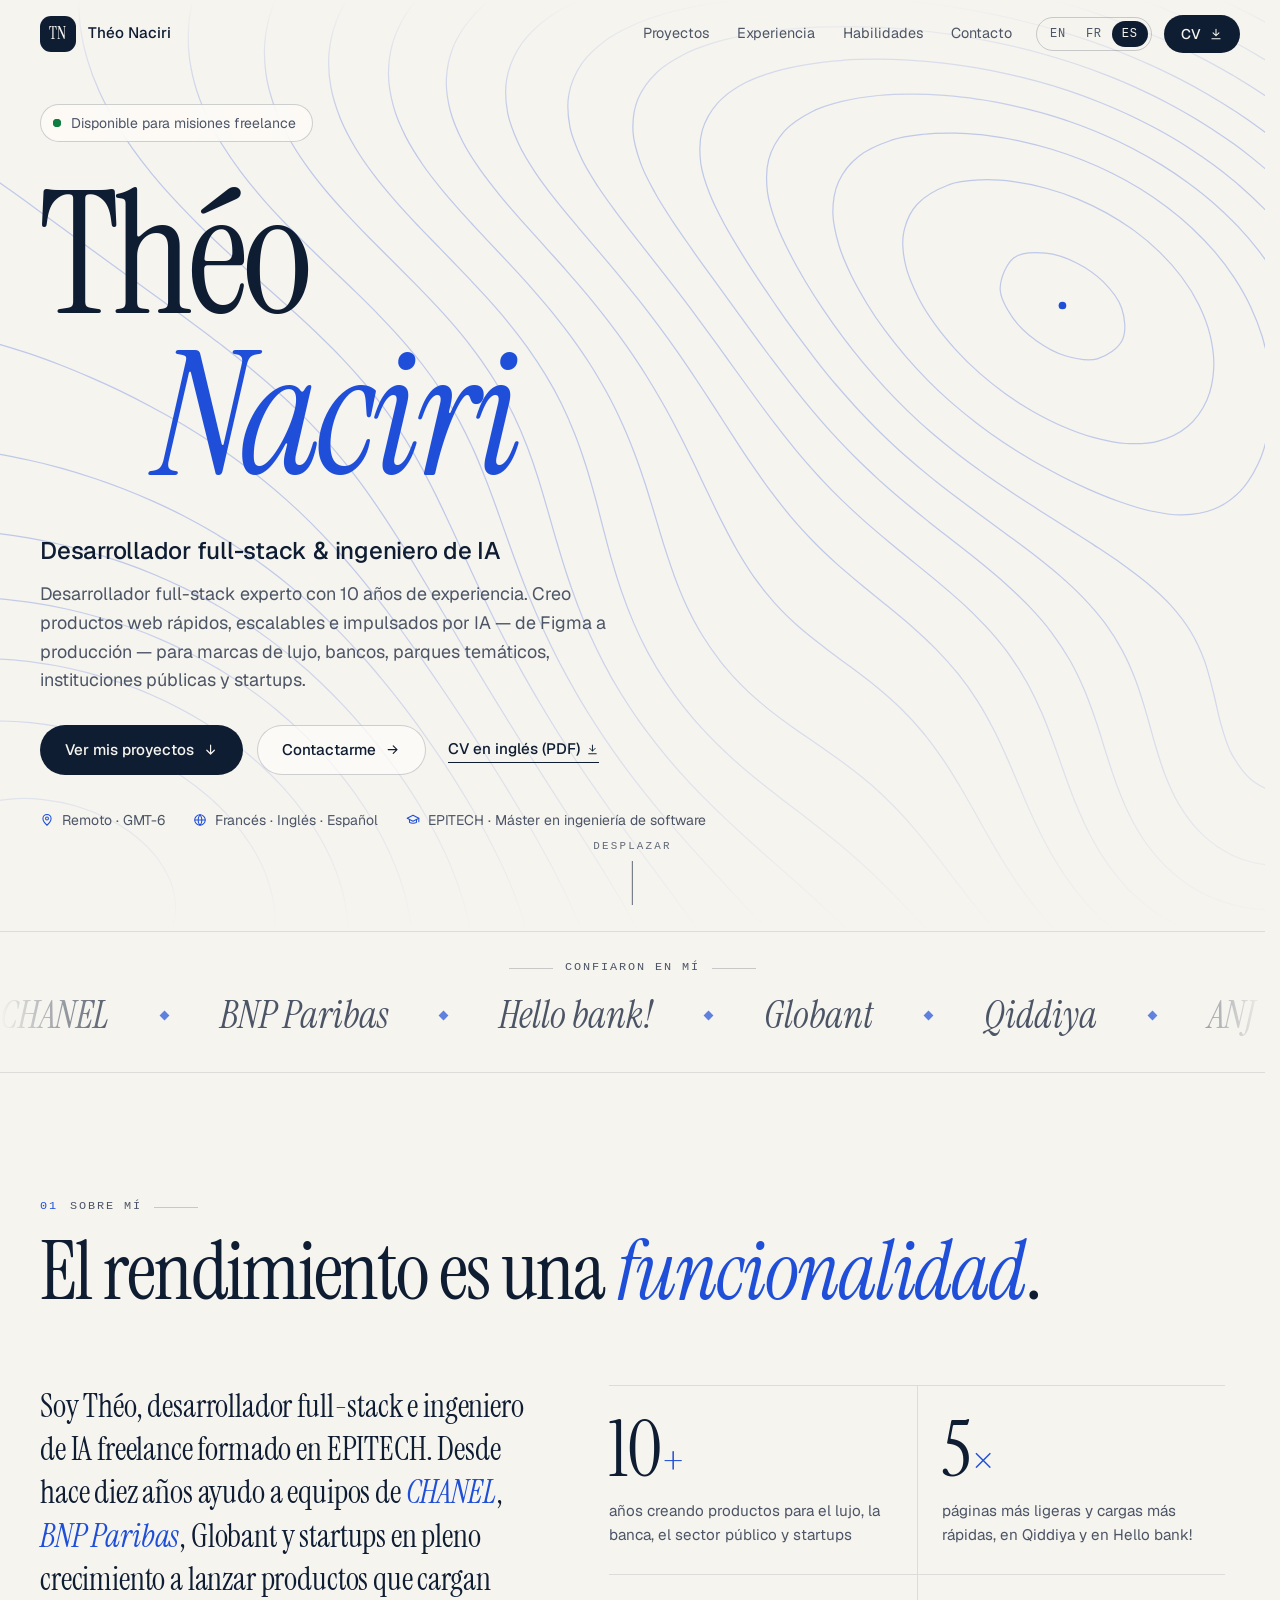
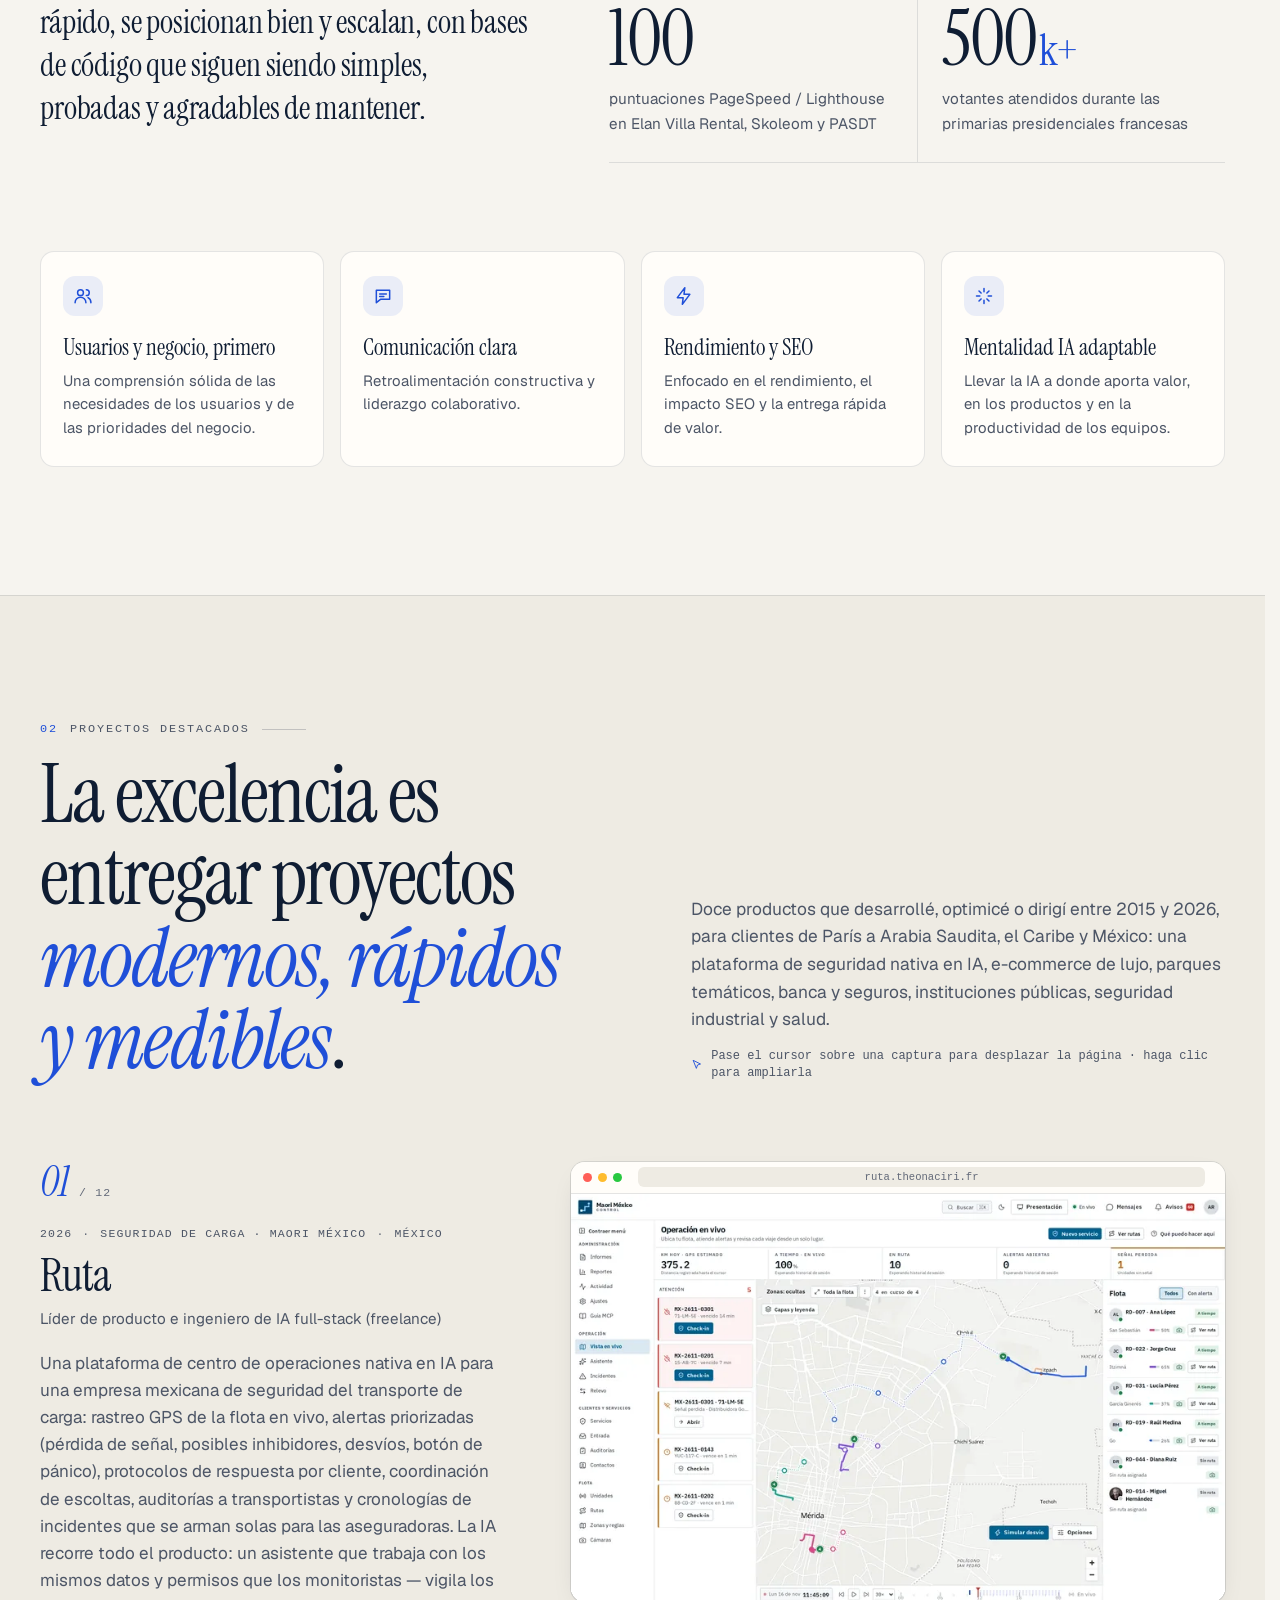
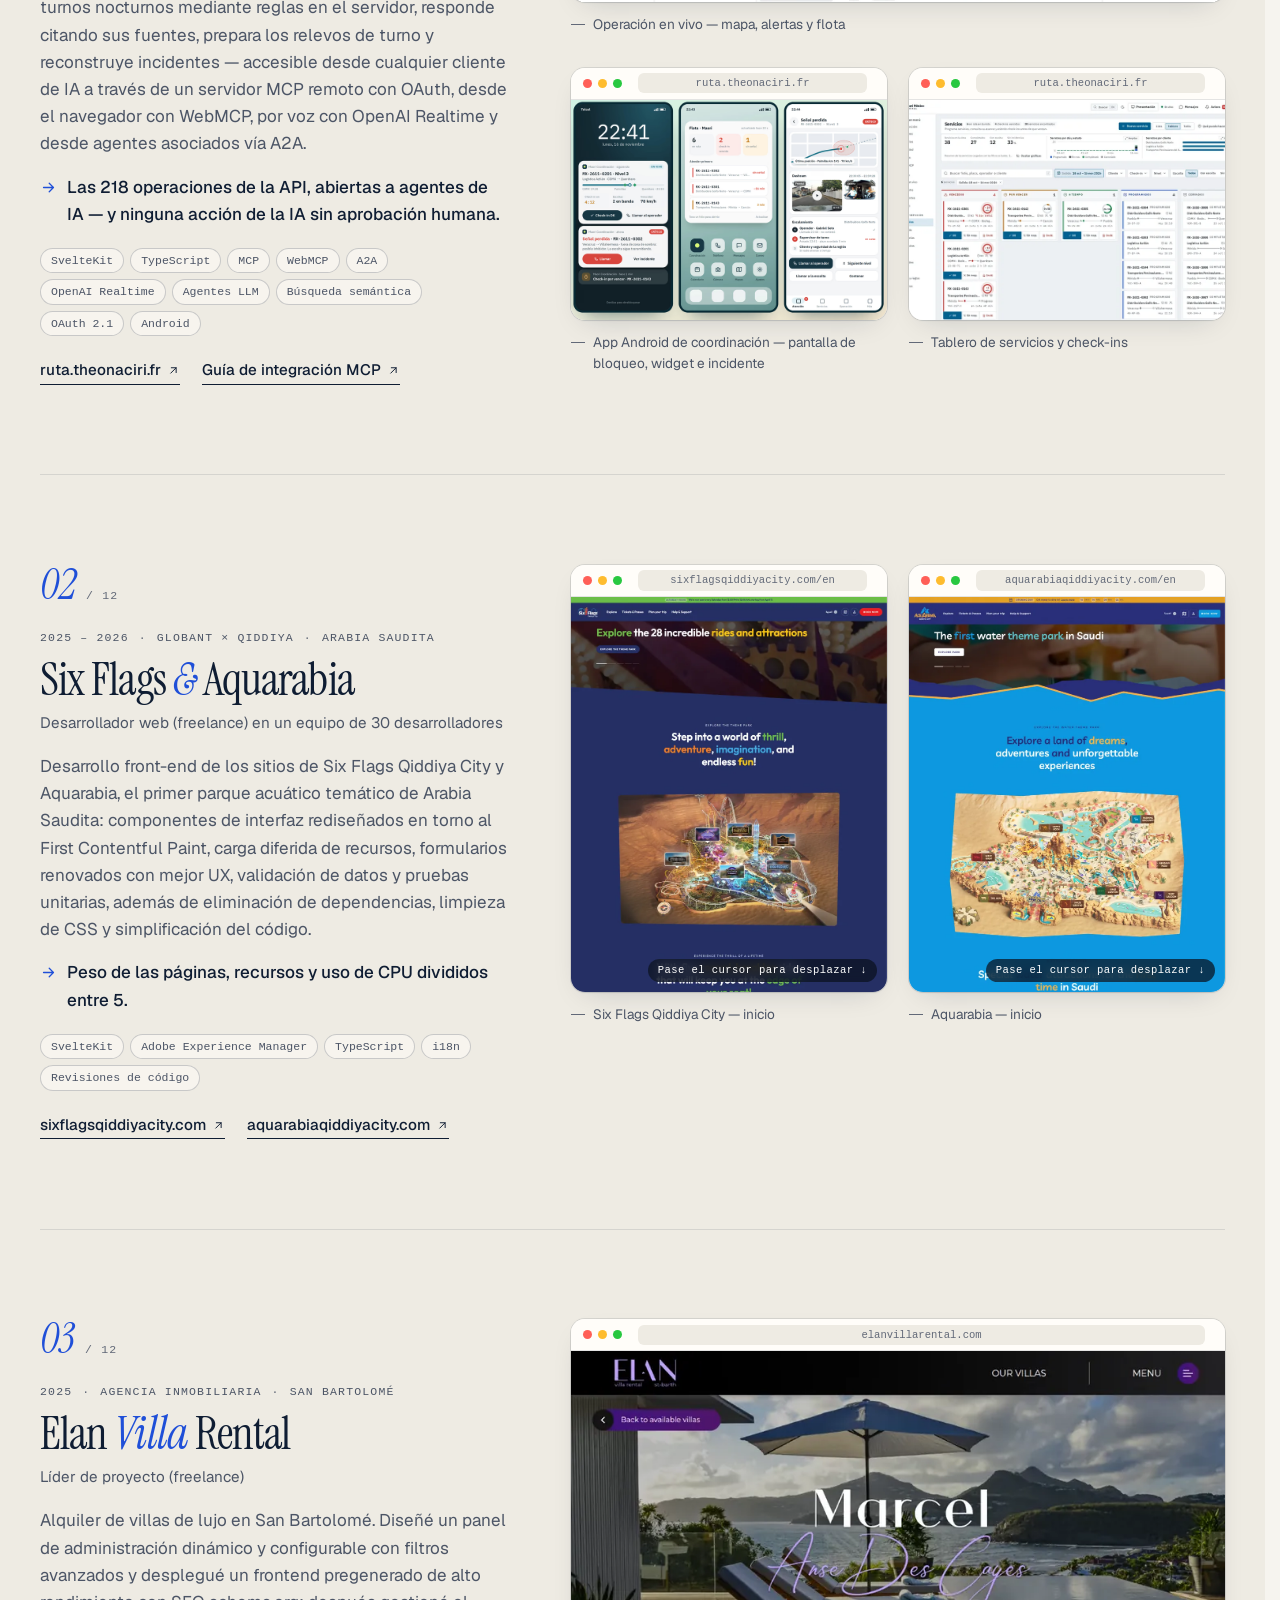
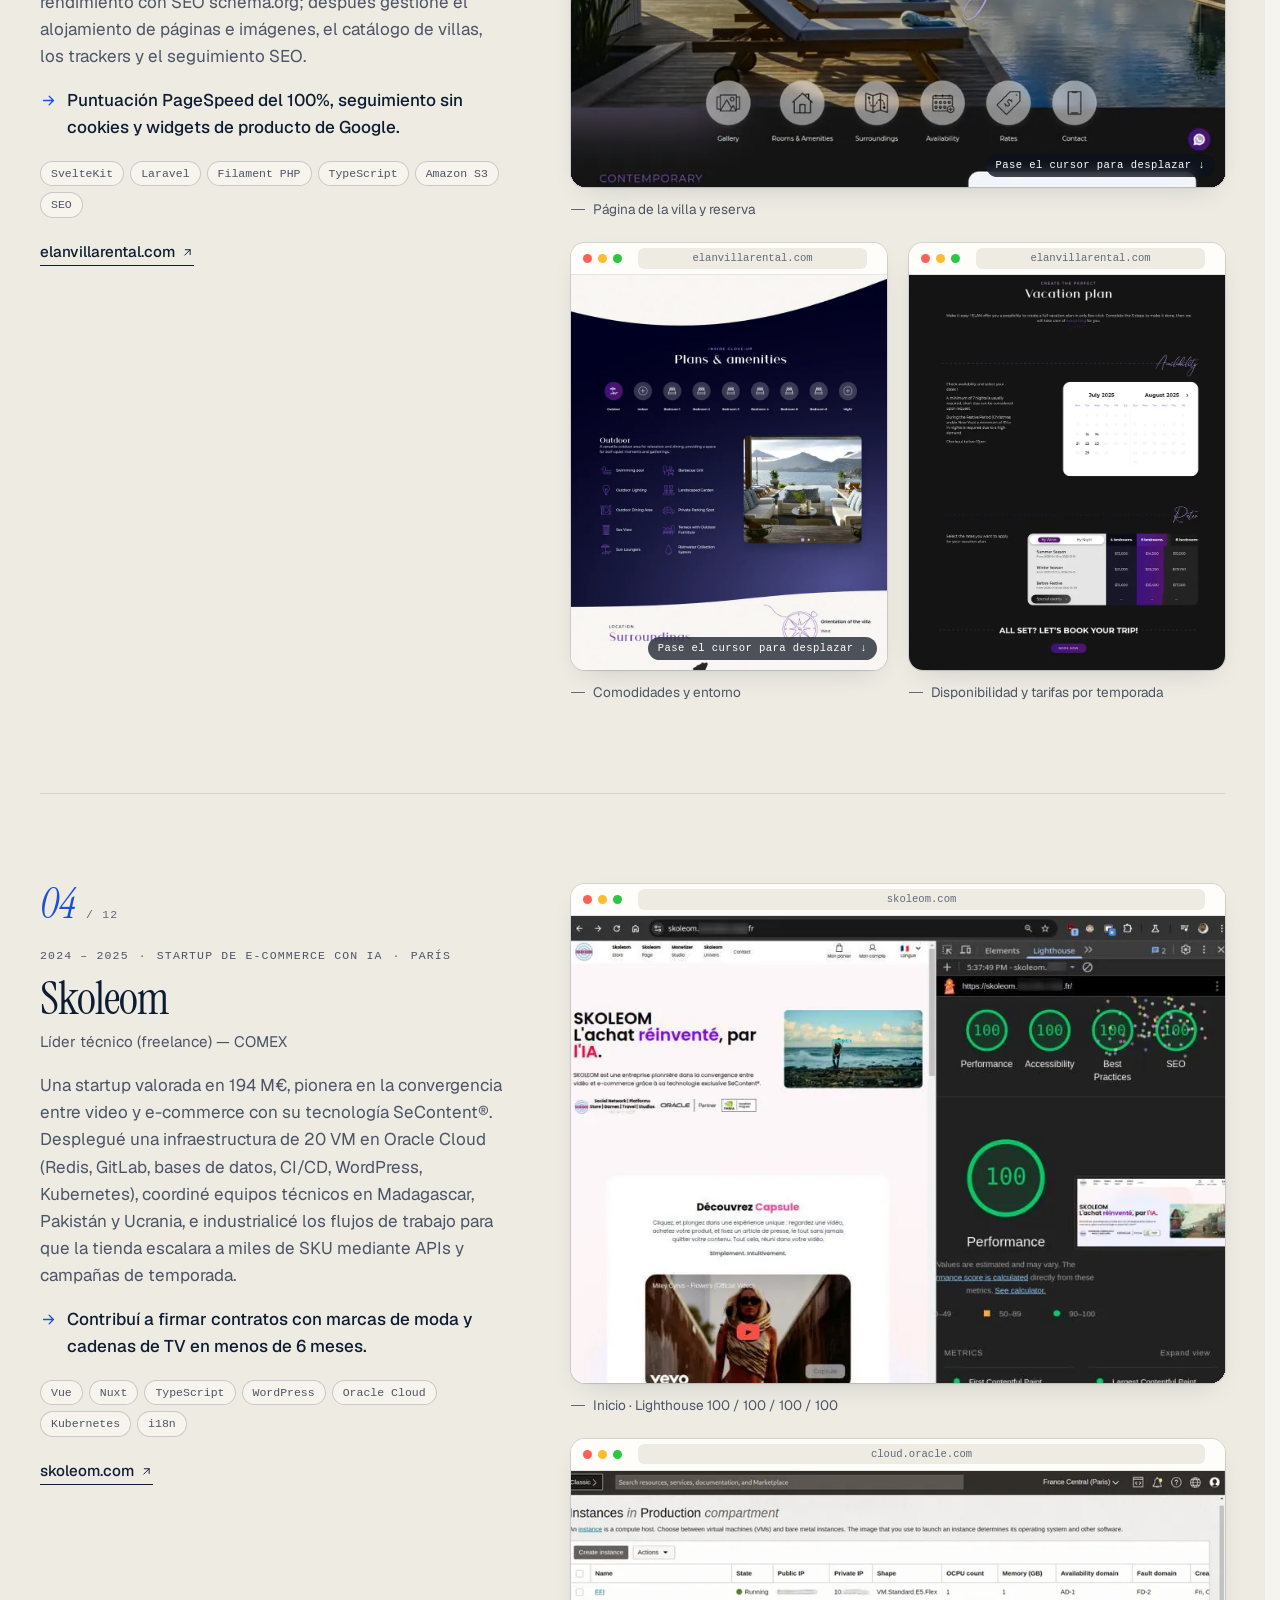
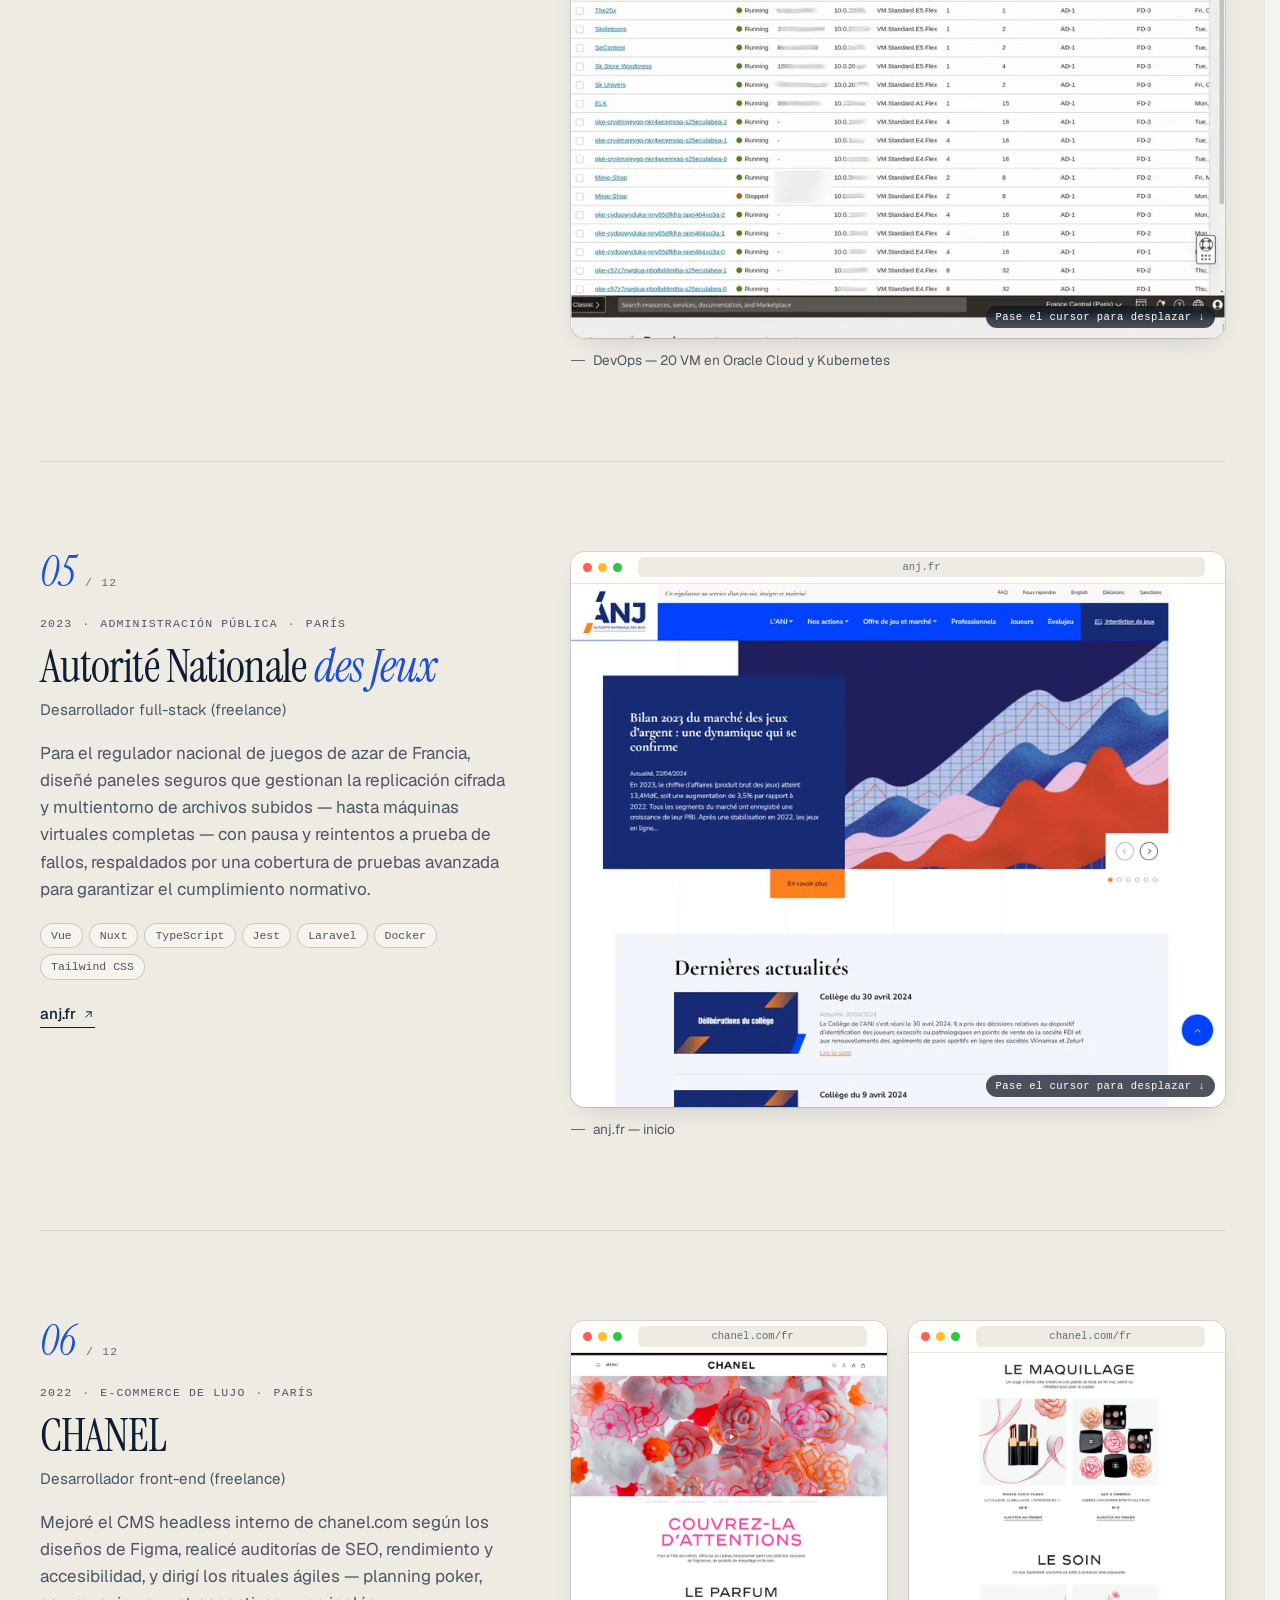
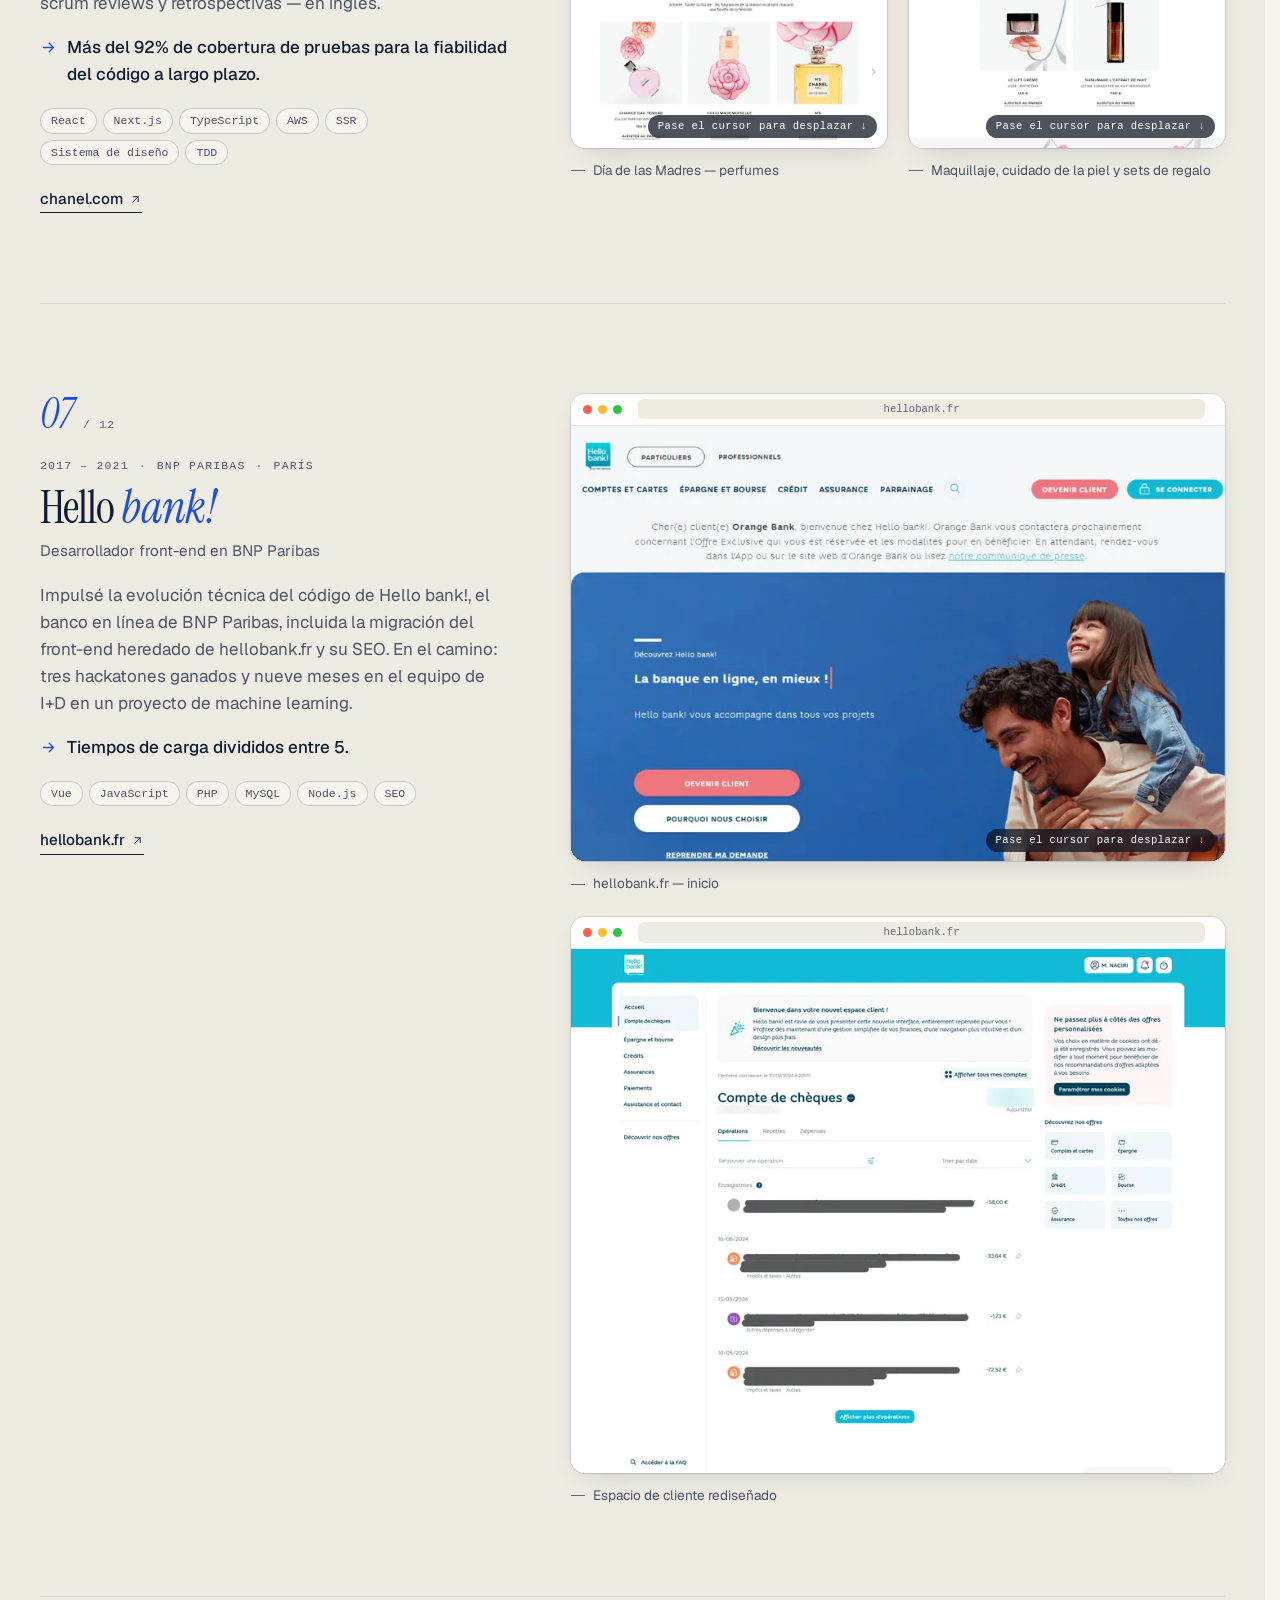
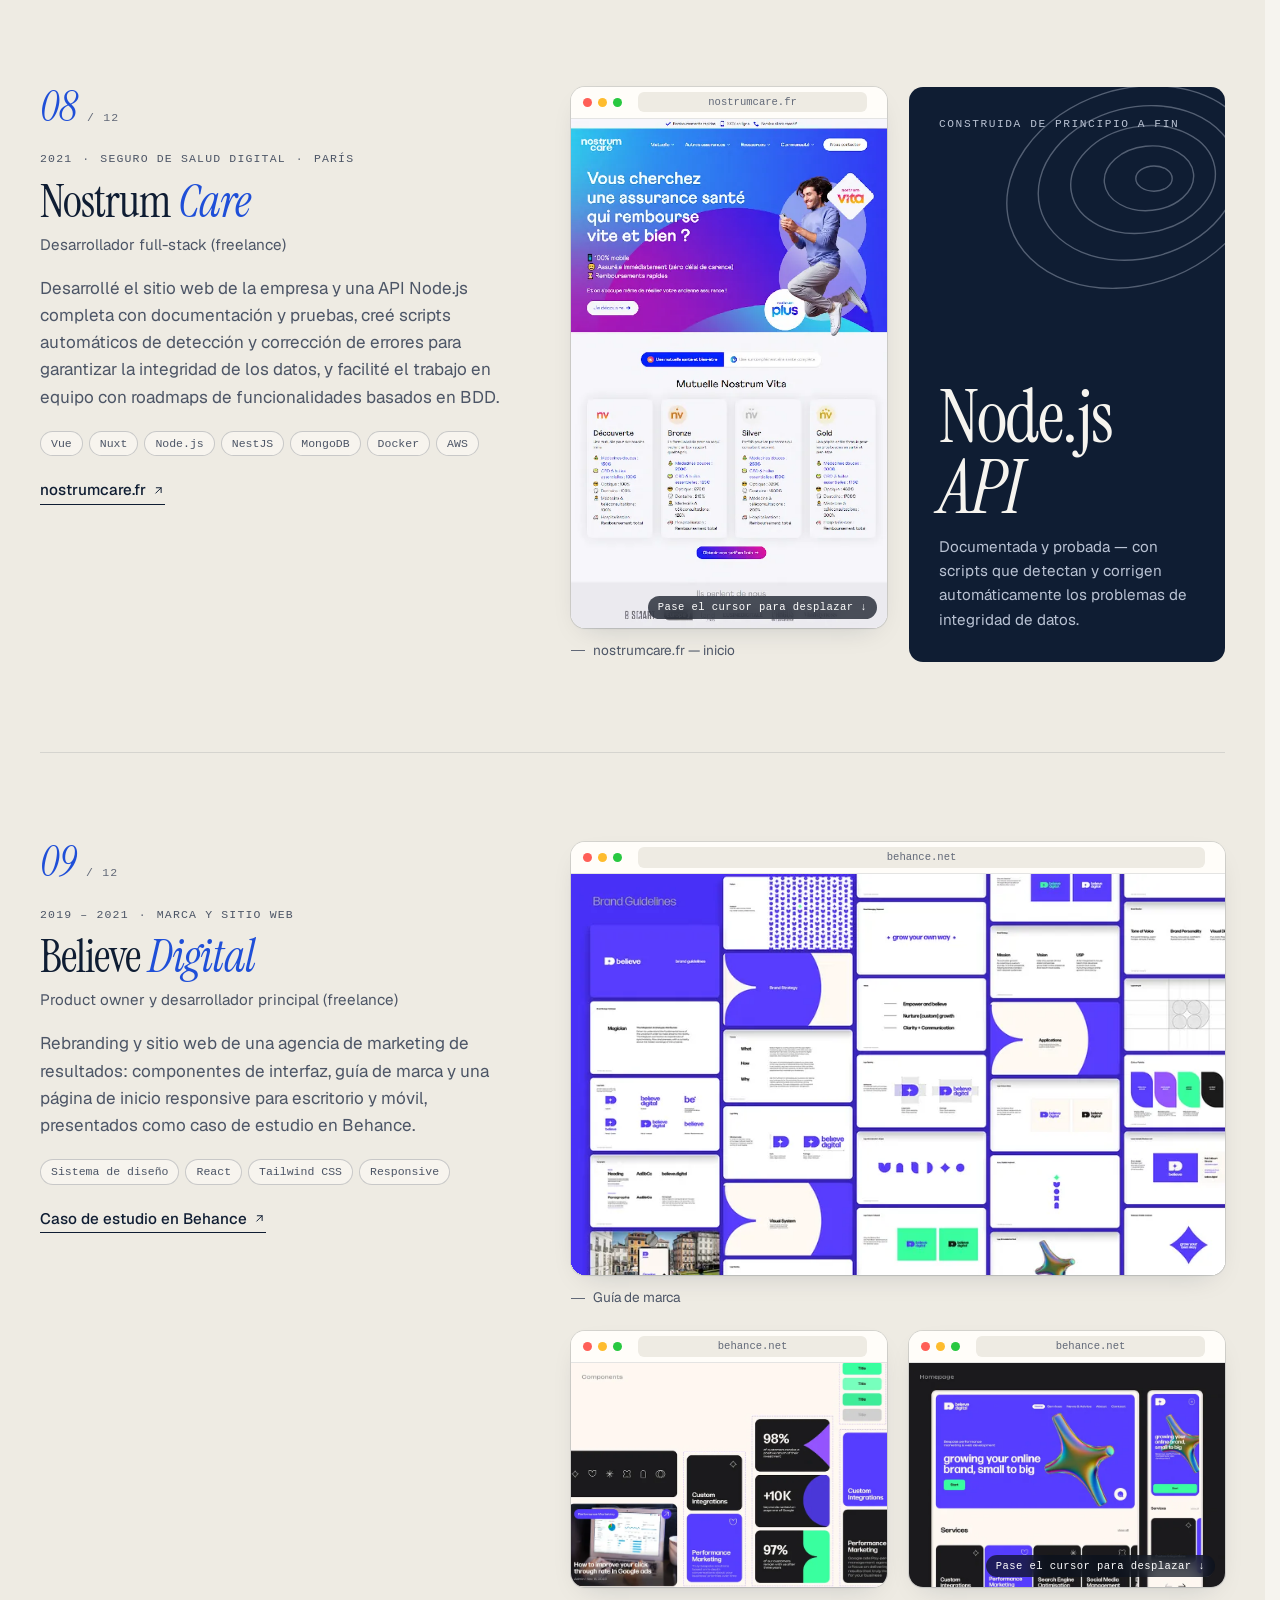
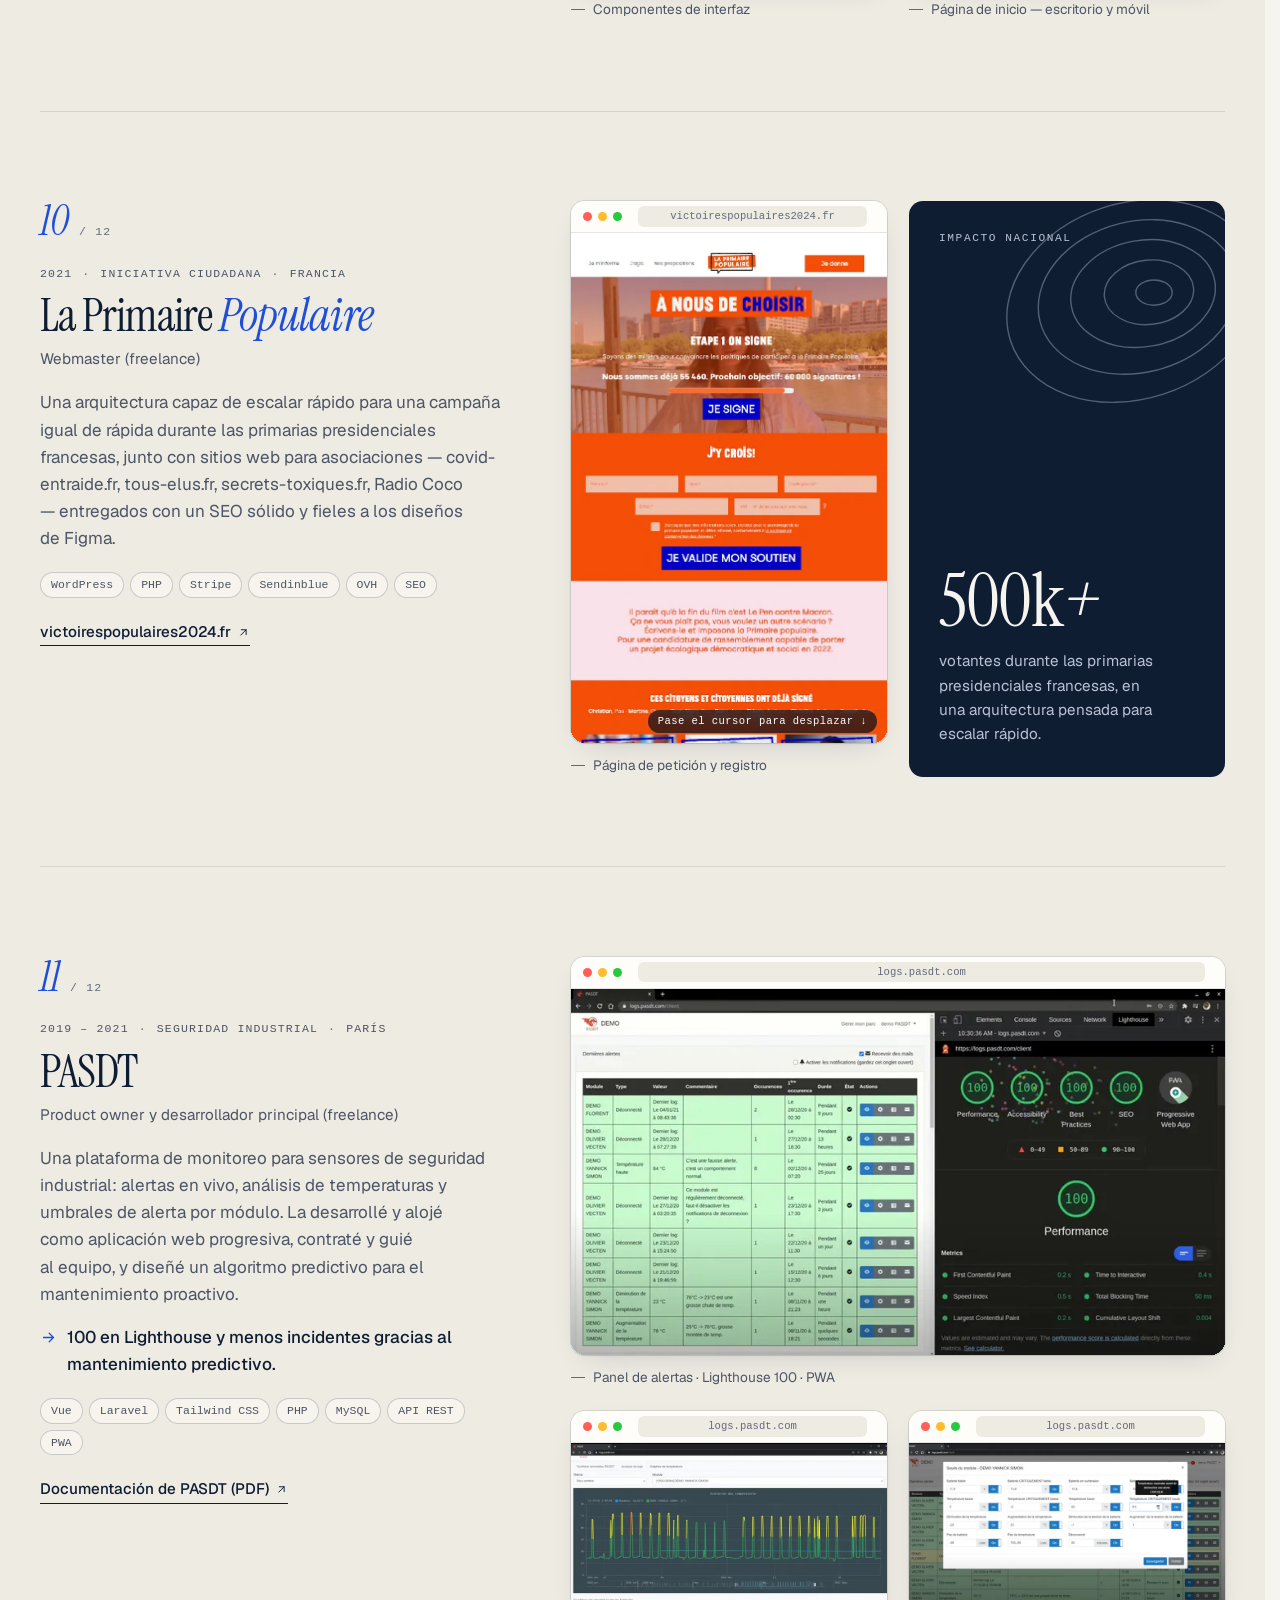
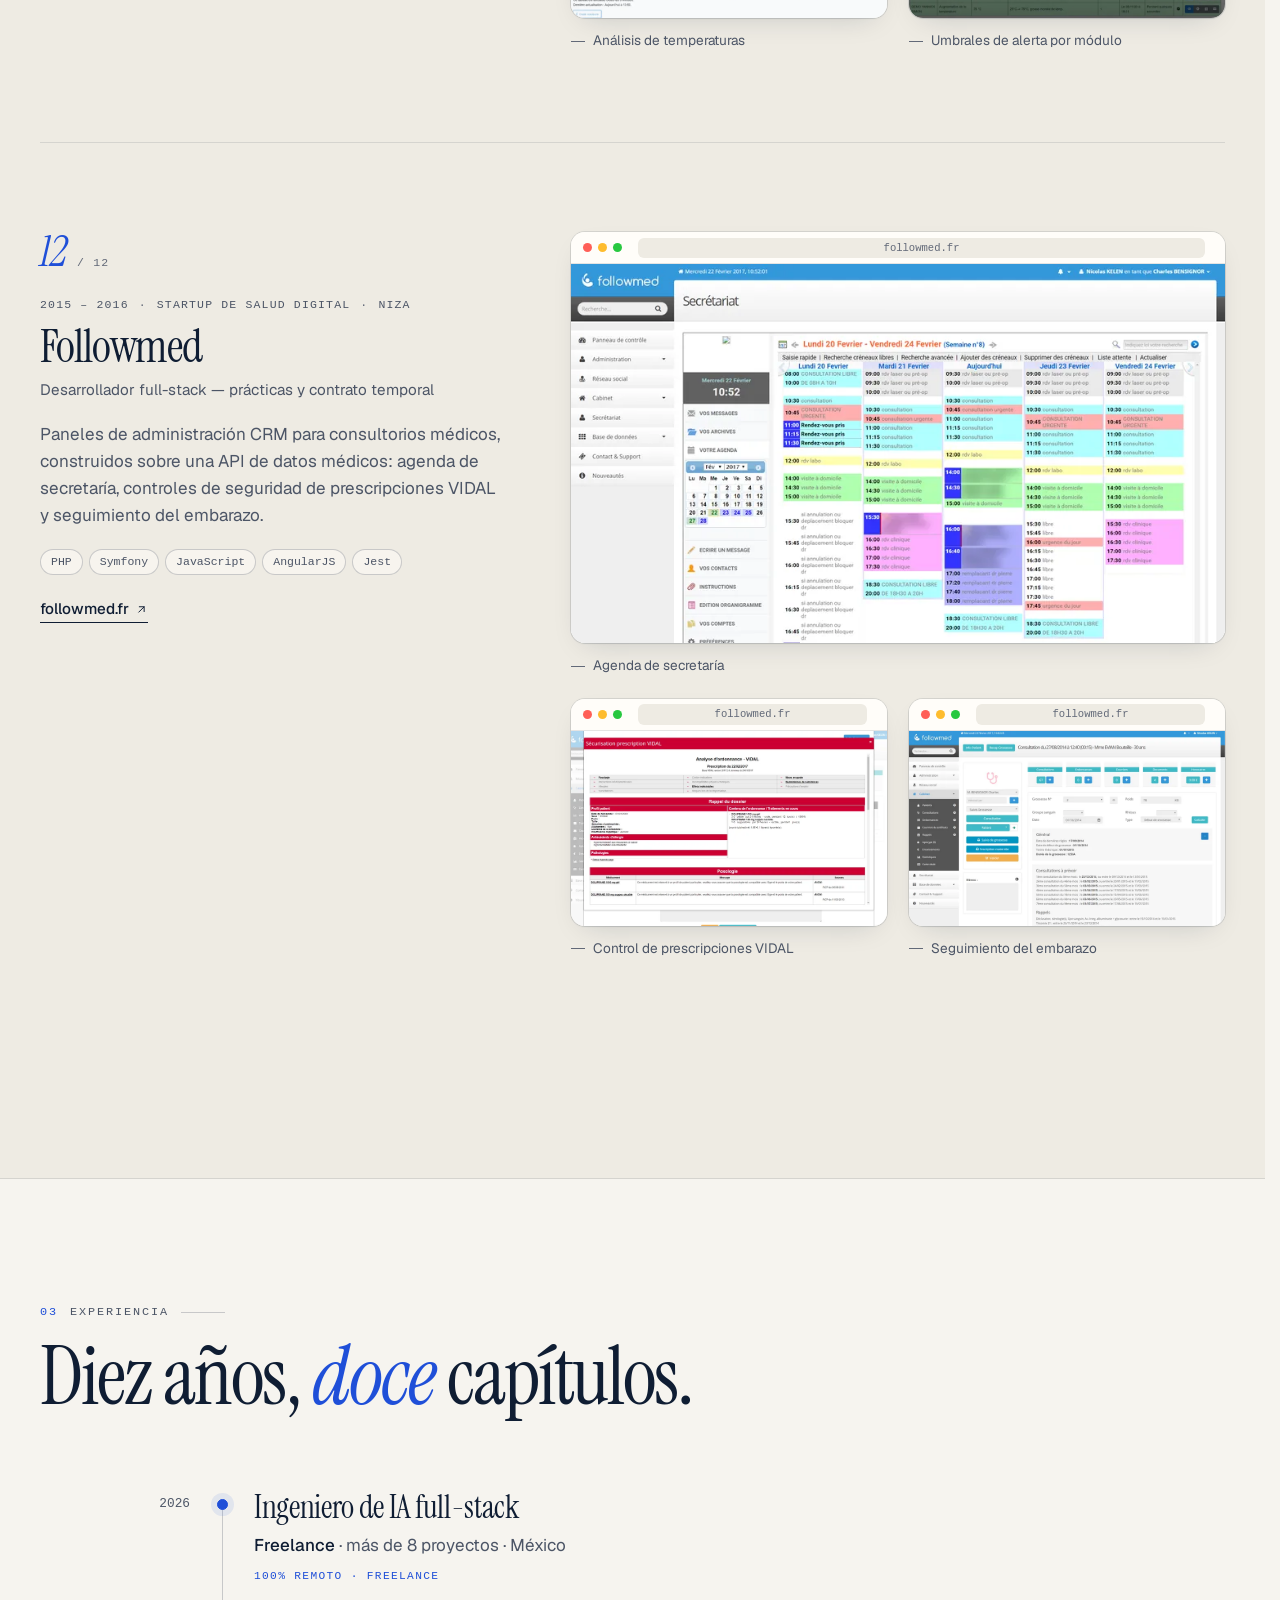
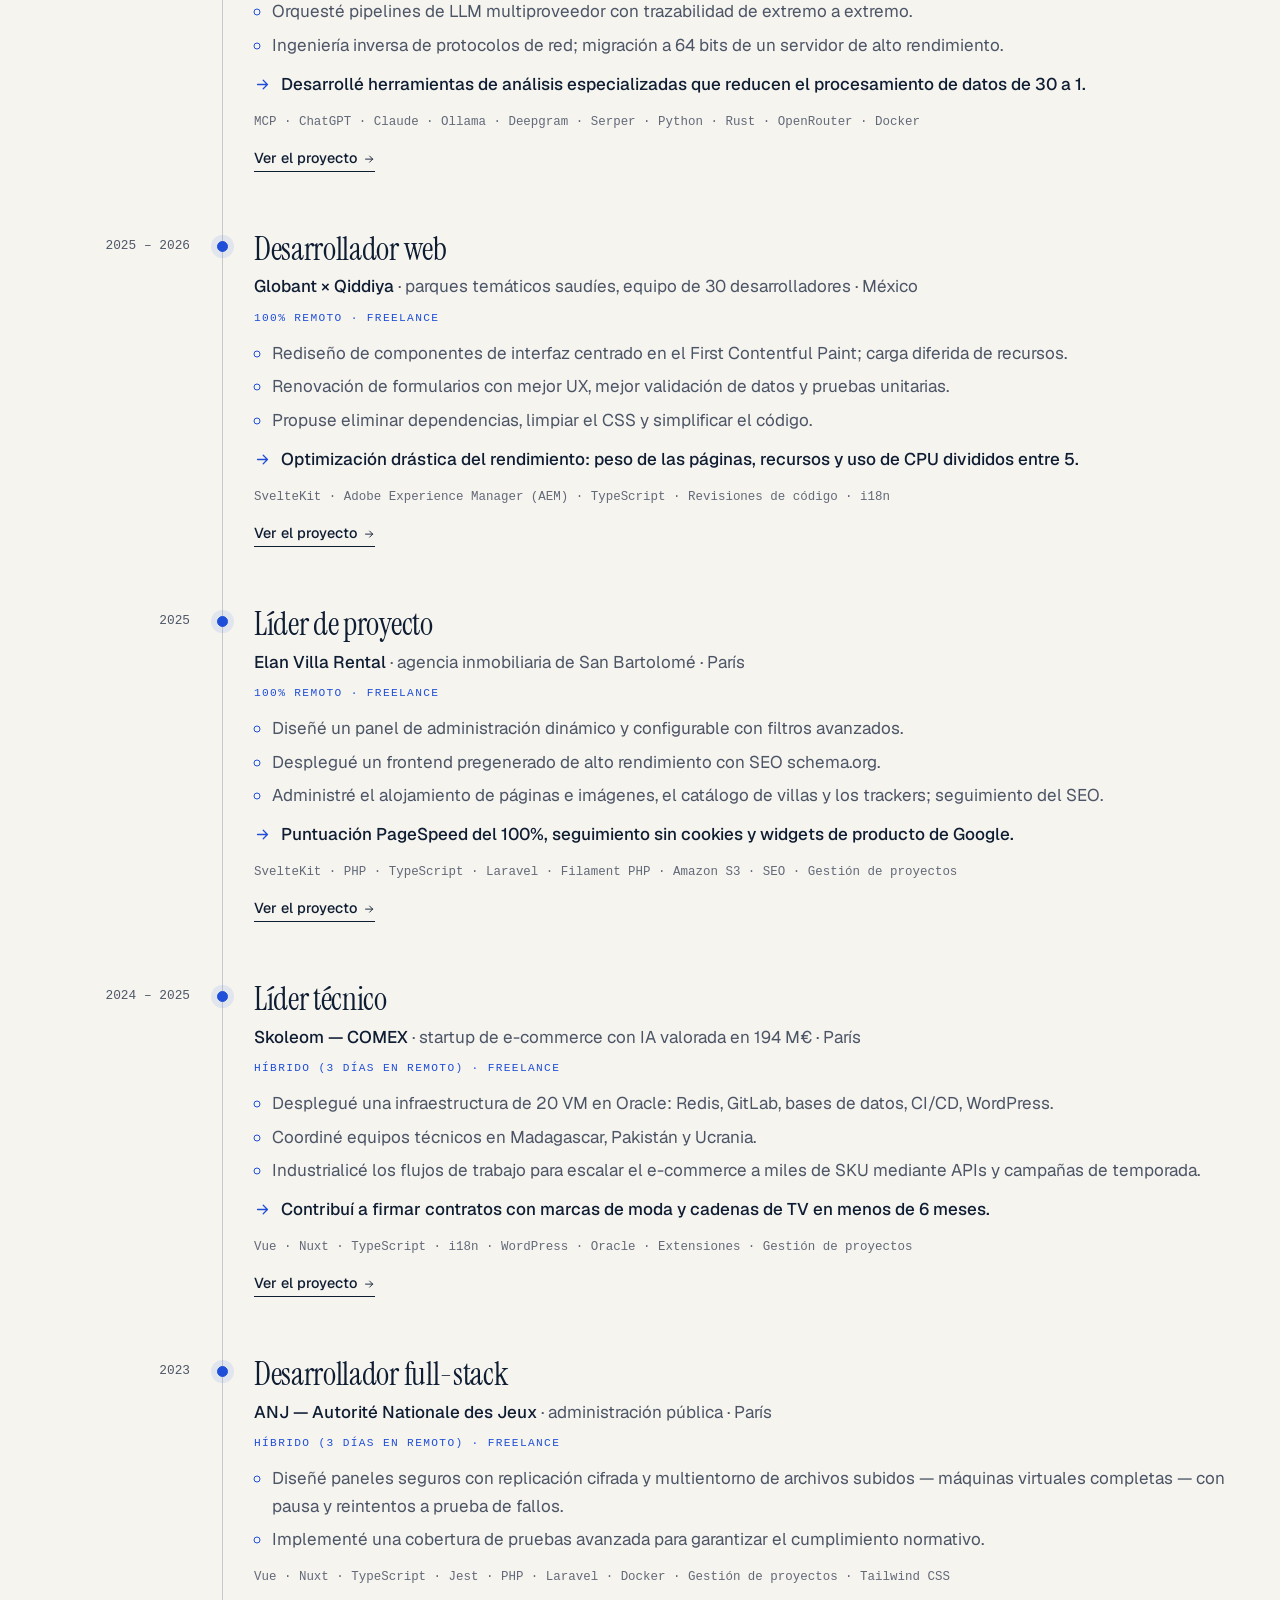
<file: public/es/index.html>
<!DOCTYPE html>
<html lang="es">
  <head>
    <meta charset="utf-8">
    <meta name="viewport" content="width=device-width, initial-scale=1">
    <script>document.documentElement.className += ' js';</script>
    <title>Théo Naciri — Desarrollador full-stack &amp; ingeniero de IA · Freelance</title>
    <meta name="description" content="Théo Naciri, desarrollador full-stack experto e ingeniero de IA con 10 años de experiencia (CHANEL, BNP Paribas, Globant × Qiddiya, ANJ). Rendimiento web, SEO y arquitecturas escalables. Disponible para misiones freelance.">
    <meta name="author" content="Théo Naciri">
    <link rel="canonical" href="https://theonaciri.fr/es/">
    <link rel="alternate" hreflang="en" href="https://theonaciri.fr/">
    <link rel="alternate" hreflang="fr" href="https://theonaciri.fr/fr/">
    <link rel="alternate" hreflang="es" href="https://theonaciri.fr/es/">
    <link rel="alternate" hreflang="x-default" href="https://theonaciri.fr/">

    <meta property="og:type" content="profile">
    <meta property="og:site_name" content="Théo Naciri">
    <meta property="og:title" content="Théo Naciri — Desarrollador full-stack &amp; ingeniero de IA">
    <meta property="og:description" content="10 años creando productos web rápidos, escalables e impulsados por IA para CHANEL, BNP Paribas, Globant × Qiddiya, la ANJ y startups.">
    <meta property="og:url" content="https://theonaciri.fr/es/">
    <meta property="og:image" content="https://theonaciri.fr/assets/og/og-en.png">
    <meta property="og:image:width" content="1200">
    <meta property="og:image:height" content="630">
    <meta property="og:image:alt" content="Théo Naciri — Desarrollador full-stack &amp; ingeniero de IA">
    <meta property="og:locale" content="es_ES">
    <meta property="og:locale:alternate" content="en_US">
    <meta property="og:locale:alternate" content="fr_FR">
    <meta property="profile:first_name" content="Théo">
    <meta property="profile:last_name" content="Naciri">
    <meta name="twitter:card" content="summary_large_image">

    <meta name="theme-color" content="#f6f4ef" media="(prefers-color-scheme: light)">
    <meta name="theme-color" content="#0a111e" media="(prefers-color-scheme: dark)">
    <link rel="icon" href="../assets/favicon.svg" type="image/svg+xml">
    <link rel="apple-touch-icon" href="../assets/apple-touch-icon.png">

    <link rel="preload" href="../assets/fonts/instrument-serif-latin.woff2" as="font" type="font/woff2" crossorigin>
    <link rel="preload" href="../assets/fonts/geist-latin.woff2" as="font" type="font/woff2" crossorigin>
    <link rel="stylesheet" href="../assets/css/style.css">
    <script src="../assets/js/main.js" defer></script>

    <script type="application/ld+json">
      {
        "@context": "https://schema.org",
        "@type": "ProfilePage",
        "url": "https://theonaciri.fr/es/",
        "inLanguage": "es",
        "dateModified": "2026-11-19",
        "mainEntity": {
          "@type": "Person",
          "@id": "https://theonaciri.fr/#person",
          "url": "https://theonaciri.fr/",
          "name": "Théo Naciri",
          "givenName": "Théo",
          "familyName": "Naciri",
          "jobTitle": "Desarrollador full-stack e ingeniero de IA",
          "description": "Desarrollador full-stack experto e ingeniero de IA con 10 años de experiencia, especializado en rendimiento web, SEO y productos escalables impulsados por IA.",
          "email": "mailto:theo.naciri@gmail.com",
          "telephone": "+33658185441",
          "sameAs": ["https://www.linkedin.com/in/theonaciri/"],
          "knowsLanguage": ["fr", "en", "es"],
          "alumniOf": [
            { "@type": "CollegeOrUniversity", "name": "EPITECH" },
            { "@type": "CollegeOrUniversity", "name": "Manipal Institute of Technology" },
            { "@type": "HighSchool", "name": "Centre International de Valbonne" }
          ],
          "knowsAbout": ["Full-stack development", "LLM pipelines", "Web performance", "SEO", "DevOps", "TypeScript", "Vue.js", "React", "Svelte", "Laravel", "Node.js"]
        }
      }
    </script>
  </head>
  <body>
    <a class="skip-link" href="#main">Saltar al contenido</a>

    <svg class="sprite" aria-hidden="true" focusable="false">
      <symbol id="i-arrow" viewBox="0 0 24 24"><path d="M5 12h14M13 6l6 6-6 6"/></symbol>
      <symbol id="i-arrow-down" viewBox="0 0 24 24"><path d="M12 5v14M6 13l6 6 6-6"/></symbol>
      <symbol id="i-ext" viewBox="0 0 24 24"><path d="M7 17 17 7M8 7h9v9"/></symbol>
      <symbol id="i-download" viewBox="0 0 24 24"><path d="M12 4v11M7 10l5 5 5-5M5 20h14"/></symbol>
      <symbol id="i-mail" viewBox="0 0 24 24"><rect x="3" y="5" width="18" height="14" rx="2"/><path d="m3.5 7 8.5 6 8.5-6"/></symbol>
      <symbol id="i-phone" viewBox="0 0 24 24"><path d="M5 4h4l2 5-2.5 1.5a11 11 0 0 0 5 5L15 13l5 2v4a2 2 0 0 1-2 2A16 16 0 0 1 3 6a2 2 0 0 1 2-2"/></symbol>
      <symbol id="i-linkedin" viewBox="0 0 24 24"><rect x="3" y="3" width="18" height="18" rx="3"/><path d="M8 10.5V17M8 7.5v.01M12 17v-6.5M12 13.5a2.5 2.5 0 0 1 5 0V17"/></symbol>
      <symbol id="i-pin" viewBox="0 0 24 24"><path d="M12 21s-7-6.2-7-11.5a7 7 0 0 1 14 0C19 14.8 12 21 12 21z"/><circle cx="12" cy="9.5" r="2.5"/></symbol>
      <symbol id="i-globe" viewBox="0 0 24 24"><circle cx="12" cy="12" r="9"/><path d="M3 12h18M12 3a14 14 0 0 1 0 18M12 3a14 14 0 0 0 0 18"/></symbol>
      <symbol id="i-cap" viewBox="0 0 24 24"><path d="m2 9 10-5 10 5-10 5z"/><path d="M6 11v5c3 2 9 2 12 0v-5M22 9v6"/></symbol>
      <symbol id="i-copy" viewBox="0 0 24 24"><rect x="8" y="8" width="12" height="12" rx="2"/><path d="M16 8V6a2 2 0 0 0-2-2H6a2 2 0 0 0-2 2v8a2 2 0 0 0 2 2h2"/></symbol>
      <symbol id="i-close" viewBox="0 0 24 24"><path d="M6 6l12 12M18 6 6 18"/></symbol>
      <symbol id="i-chev-l" viewBox="0 0 24 24"><path d="m15 5-7 7 7 7"/></symbol>
      <symbol id="i-chev-r" viewBox="0 0 24 24"><path d="m9 5 7 7-7 7"/></symbol>
      <symbol id="i-users" viewBox="0 0 24 24"><circle cx="9" cy="8" r="3.5"/><path d="M2.5 20a6.5 6.5 0 0 1 13 0M16 4.5a3.5 3.5 0 0 1 0 7M18 14a6.5 6.5 0 0 1 3.5 6"/></symbol>
      <symbol id="i-chat" viewBox="0 0 24 24"><path d="M4 5h16v11H9l-5 4z"/><path d="M8 9.5h8M8 12.5h5"/></symbol>
      <symbol id="i-bolt" viewBox="0 0 24 24"><path d="M13 2 4 14h7l-1 8 9-12h-7z"/></symbol>
      <symbol id="i-spark" viewBox="0 0 24 24"><path d="M12 3v4M12 17v4M3 12h4M17 12h4M6 6l2.5 2.5M15.5 15.5 18 18M18 6l-2.5 2.5M8.5 15.5 6 18"/></symbol>
      <symbol id="i-star" viewBox="0 0 24 24"><path d="m12 3 2.6 5.6 6 .7-4.5 4.1 1.2 6L12 16.4l-5.3 3 1.2-6-4.5-4.1 6-.7z"/></symbol>
      <symbol id="i-cursor" viewBox="0 0 24 24"><path d="m5 3 14 7-6 2-2 6z"/></symbol>
      <symbol id="i-rings" viewBox="0 0 200 200"><g fill="none" stroke-width="1"><ellipse cx="100" cy="100" rx="92" ry="70" transform="rotate(-18 100 100)"/><ellipse cx="104" cy="98" rx="72" ry="54" transform="rotate(-14 100 100)"/><ellipse cx="108" cy="96" rx="52" ry="38" transform="rotate(-10 100 100)"/><ellipse cx="112" cy="95" rx="32" ry="23" transform="rotate(-6 100 100)"/><ellipse cx="115" cy="94" rx="13" ry="9"/></g></symbol>
    </svg>

    <header class="site-header">
      <div class="wrap site-header__inner">
        <a class="brand" href="#top">
          <span class="brand__mark" aria-hidden="true">TN</span>
          <span class="brand__name">Théo Naciri</span>
        </a>
        <nav class="nav" aria-label="Principal">
          <a href="#work">Proyectos</a>
          <a href="#experience">Experiencia</a>
          <a href="#skills">Habilidades</a>
          <a href="#contact">Contacto</a>
        </nav>
        <div class="site-header__actions">
          <div class="lang" role="group" aria-label="Idioma">
            <a href="../" lang="en" hreflang="en" data-lang-switch="en">EN</a>
            <a href="../fr/" lang="fr" hreflang="fr" data-lang-switch="fr">FR</a>
            <a href="./" lang="es" hreflang="es" aria-current="true" data-lang-switch="es">ES</a>
          </div>
          <a class="btn btn--primary btn--sm" href="../assets/cv/Theo-Naciri-Resume-EN.pdf" hreflang="en" title="CV en inglés (PDF)" target="_blank" rel="noopener" type="application/pdf">
            CV <svg class="i i--down" aria-hidden="true"><use href="#i-download"/></svg>
          </a>
        </div>
      </div>
      <div class="progress" aria-hidden="true"></div>
    </header>

    <main id="main">
      <!-- ============ Hero ============ -->
      <section class="hero" id="top" aria-labelledby="hero-title">
        <div class="hero__topo" aria-hidden="true">
          <svg class="topo" viewBox="0 0 1440 900" preserveAspectRatio="xMidYMid slice" focusable="false">
            <path pathLength="1" style="--i:0" d="M119.4 761c-9.9 3.6-18.8 8.4-26.3 14.8s-14.8 14.6-18.9 23.4s-6.2 19.7-5.7 29.4s4 20.1 8.5 28.9s11.3 16.9 18.4 23.9s15.5 13.1 24.1 18.3s17.9 9.5 27.3 13s19.3 6.2 29.2 8s20.1 2.8 30.1 2.8s20.3-.8 30.1-2.9s19.8-5.1 28.6-9.8s17.7-10.8 23.9-18.3s11.5-17.3 13.6-26.7s1.4-20.5-1.1-30s-7.8-18.8-13.6-26.9s-13.4-15.2-21.2-21.5s-16.6-11.6-25.6-16.1s-18.6-8.2-28.2-11s-19.7-4.8-29.7-5.9s-19.7-1.5-30.3-.4s-23.3 3.4-33.3 7z"/>
            <path pathLength="1" style="--i:1" d="M368.8 936c2.5-4.3 11.1-16.6 15.1-25.6s7.4-18.7 8.9-28.3s1.6-19.9 .5-29.7s-3.8-19.6-7.2-28.8s-8.1-18.2-13.3-26.6s-11.3-16.4-17.8-23.9s-13.6-14.5-21.1-21s-15.4-12.6-23.6-18.2s-16.7-10.7-25.5-15.4s-17.8-8.9-26.9-12.7s-18.6-7.1-28.1-10s-19.2-5.3-28.9-7.2s-19.6-3.4-29.5-4.4s-19.8-1.5-29.7-1.4s-19.9 .6-29.7 1.8s-19.7 2.9-29.3 5.3s-19.2 5.4-28.3 9.1s-18.2 8.2-26.6 13.4s-16.5 11.3-23.6 18.1s-13.7 14.6-19 22.9s-9.6 17.6-12.4 27s-4.3 19.5-4.5 29.4s1.2 19.9 3.6 29.5s6.2 19 10.7 27.8s10 17.2 16.1 25s12.9 15.1 20 22s18.6 16.4 22.4 19.7"/>
            <path pathLength="1" style="--i:2" d="M448.9 936c1.4-4.8 6.5-19 8.5-28.7s3.3-19.8 3.4-29.7s-1-20-2.9-29.8s-4.9-19.4-8.4-28.7s-7.9-18.4-12.7-27.1s-10.3-17.1-16.2-25.2s-12.2-15.8-18.9-23.2s-13.8-14.5-21.2-21.2s-15.1-13.1-23.1-19.2s-16.2-11.7-24.6-17.1s-17.1-10.3-26-15s-17.9-8.9-27.1-12.9s-18.5-7.5-28-10.8s-19-6.1-28.7-8.7s-19.4-4.7-29.3-6.5s-19.7-3.3-29.7-4.3s-19.9-1.8-29.9-2s-20-.2-30 .4s-20 1.5-29.8 2.9s-19.7 3.3-29.4 5.6s-19.3 5.2-28.7 8.5s-18.6 7.4-27.6 11.7s-22 11.8-26.4 14.2"/>
            <path pathLength="1" style="--i:3" d="M514.6 936c.7-5 3.6-20.1 4.3-30.2s.8-20.4-.1-30.5s-2.7-20.2-5.1-30s-5.7-19.5-9.4-29s-8-18.7-12.7-27.7s-9.9-17.8-15.4-26.3s-11.4-16.8-17.7-24.9s-12.8-15.8-19.6-23.4s-13.9-14.8-21.3-21.8s-15-13.7-22.8-20.2s-16-12.6-24.3-18.5s-16.8-11.4-25.5-16.7s-17.6-10.2-26.6-14.9s-18.2-9-27.5-13.1s-18.8-7.8-28.3-11.2s-19.2-6.6-29-9.4s-19.6-5.3-29.5-7.5s-19.9-4.1-30-5.6s-20.1-2.8-30.3-3.7s-20.3-1.5-30.4-1.7s-20.3-.1-30.5 .4s-20.3 1.3-30.4 2.5s-20.1 2.8-30.1 4.8s-19.8 4.5-29.6 7.2s-24.2 7.6-29.1 9.1"/>
            <path pathLength="1" style="--i:4" d="M575 936c.1-5 .9-20.1 .5-30.1s-1.3-20.1-2.9-29.9s-4.1-19.7-6.9-29.3s-6.3-19.1-10-28.4s-8-18.4-12.5-27.4s-9.4-17.8-14.4-26.4s-10.5-17.1-16.1-25.5s-11.4-16.5-17.5-24.5s-12.3-15.9-18.8-23.5s-13.1-15.2-20-22.5s-14-14.4-21.2-21.3s-14.8-13.6-22.5-20s-15.6-12.7-23.6-18.6s-16.3-11.7-24.7-17.1s-17-10.7-25.8-15.6s-17.6-9.6-26.7-14s-18.2-8.5-27.4-12.4s-18.6-7.5-28.1-10.8s-19-6.4-28.7-9.2s-19.3-5.3-29.1-7.6s-19.6-4.3-29.5-6s-19.8-3.2-29.8-4.4s-20-2.1-30-2.7s-20.1-.9-30.1-.9s-20.1 .3-30.1 .9s-20 1.5-30 2.8s-19.9 2.9-29.7 4.7s-24.5 5.2-29.5 6.2"/>
            <path pathLength="1" style="--i:5" d="M633.6 936c-.6-4.9-1.8-19.8-3.3-29.6s-3.5-19.6-6-29.2s-5.6-19.1-8.9-28.4s-7.2-18.5-11.2-27.6s-8.4-18-12.9-26.8s-9.3-17.5-14.2-26.2s-10-17.1-15.3-25.6s-10.6-16.8-16.1-25s-11.2-16.4-16.9-24.5s-11.7-16.1-17.7-23.9s-12.2-15.7-18.5-23.3s-12.7-15.2-19.4-22.6s-13.4-14.7-20.3-21.8s-14-14.1-21.3-20.8s-14.7-13.3-22.3-19.7s-15.4-12.5-23.4-18.4s-16.1-11.6-24.4-17.1s-16.7-10.7-25.3-15.7s-17.3-9.7-26.1-14.3s-17.8-8.8-26.9-12.9s-18.2-7.9-27.5-11.5s-18.6-7-28-10.1s-18.9-6-28.5-8.7s-19.2-5.1-28.9-7.2s-19.4-4.1-29.2-5.8s-19.6-3.1-29.5-4.2s-19.8-2-29.7-2.6s-19.8-1-29.8-1s-19.9 .1-29.8 .6s-19.8 1.3-29.7 2.3s-24.6 3-29.6 3.6"/>
            <path pathLength="1" style="--i:6" d="M692.7 936c-1.3-4.9-4.8-19.6-7.7-29.2s-6.1-19.2-9.6-28.6s-7.5-18.7-11.7-27.9s-8.6-18.2-13.2-27.2s-9.4-17.8-14.3-26.6s-10-17.5-15.1-26.2s-10.4-17.3-15.6-25.9s-10.6-17.1-16-25.6s-10.9-17-16.3-25.4s-11-16.9-16.6-25.2s-11.2-16.7-16.9-25s-11.4-16.6-17.3-24.8s-11.7-16.4-17.7-24.5s-12.1-16.1-18.3-24s-12.5-15.8-19-23.5s-13.1-15.3-19.9-22.7s-13.8-14.7-20.9-21.8s-14.5-14-22-20.7s-15.2-13.2-23.1-19.5s-15.9-12.4-24.1-18.3s-16.5-11.6-25-17s-17-10.8-25.7-15.9s-17.5-10-26.4-14.7s-17.9-9.3-26.9-13.7s-18.2-8.6-27.5-12.6s-18.5-7.9-27.9-11.5s-18.9-7.1-28.4-10.3s-19.2-6.2-28.8-9s-19.5-5.3-29.3-7.5s-19.7-4.2-29.7-5.8s-19.9-2.9-30-3.9s-20.1-1.6-30.1-2s-20.1-.3-30.2 0s-25.1 1.2-30.2 1.5"/>
            <path pathLength="1" style="--i:7" d="M754.6 936c-2-4.6-8-18.5-12.2-27.6s-8.7-18.2-13.4-27.1s-9.6-17.8-14.5-26.5s-10.2-17.4-15.4-26s-10.6-17.2-15.9-25.7s-10.8-17-16.2-25.5s-10.9-17-16.3-25.4s-10.9-17-16.3-25.5s-10.8-17-16.2-25.5s-10.7-17.1-16-25.7s-10.6-17.2-15.8-25.8s-10.4-17.3-15.6-25.9s-10.3-17.3-15.4-26s-10.2-17.4-15.4-26s-10.3-17.4-15.5-26s-10.4-17.3-15.8-25.8s-10.8-17.1-16.4-25.4s-11.3-16.7-17.2-24.8s-12-16.2-18.4-24s-12.9-15.5-19.7-23s-13.8-14.7-20.9-21.8s-14.6-13.9-22.1-20.7s-15.2-13.2-23-19.7s-15.7-12.7-23.6-18.9s-16-12.3-24.1-18.3s-16.2-12-24.3-18s-16.3-11.9-24.5-17.8s-16.3-11.8-24.5-17.8s-16.3-11.9-24.4-17.8s-16.3-11.9-24.4-17.9s-16.2-11.9-24.4-17.9s-16.3-11.9-24.5-17.7s-16.4-11.7-24.8-17.4s-16.7-11.3-25.3-16.6s-17.2-10.5-26.1-15.3s-17.9-9.3-27.2-13.1s-18.8-7.4-28.4-10.2s-19.6-4.9-29.5-6.7s-25-3.1-30-3.7"/>
            <path pathLength="1" style="--i:8" d="M822.7 936c-2.8-4.2-11-16.8-16.6-25.1s-11.3-16.6-17.1-24.8s-11.6-16.4-17.5-24.5s-11.9-16.2-17.8-24.3s-12-16.1-18-24.2s-12-16.1-17.9-24.2s-11.8-16.2-17.7-24.4s-11.6-16.4-17.3-24.6s-11.3-16.6-16.8-25s-11-16.8-16.3-25.3s-10.5-17.1-15.6-25.7s-10.1-17.4-15-26.1s-9.6-17.6-14.3-26.5s-9.2-17.9-13.6-26.9s-8.7-18.1-13-27.2s-8.4-18.2-12.6-27.3s-8.3-18.3-12.6-27.4s-8.5-18.2-13-27.2s-9-17.9-13.9-26.7s-9.9-17.5-15.3-25.9s-11-16.8-17-24.9s-12.2-16-18.7-23.6s-13.3-15.1-20.2-22.4s-14.1-14.3-21.3-21.3s-14.6-13.8-22-20.5s-14.9-13.4-22.4-20.1s-15-13.3-22.5-20.1s-14.9-13.5-22.2-20.3s-14.6-13.8-21.7-20.9s-14.1-14.3-20.9-21.7s-13.4-14.9-19.8-22.7s-12.5-15.7-18.3-23.9s-11.3-16.6-16.3-25.3s-9.7-17.6-13.8-26.7s-7.7-18.6-10.5-28.2s-5.1-19.5-6.4-29.4s-1.8-20.1-1.3-30s2.1-20 4.3-29.8s7.3-24 8.8-28.8"/>
            <path pathLength="1" style="--i:9" d="M899.7 936c-3.4-3.8-13.4-15-20.1-22.5s-13.5-15-20.2-22.4s-13.6-14.8-20.4-22.2s-13.7-14.7-20.6-22.1s-13.7-14.7-20.6-22.1s-13.7-14.8-20.4-22.3s-13.4-15-20-22.6s-13.1-15.3-19.4-23.1s-12.6-15.7-18.7-23.7s-12-16.1-17.8-24.4s-11.4-16.6-16.8-25.1s-10.7-17.1-15.7-25.8s-9.9-17.5-14.6-26.4s-9.1-18-13.4-27.1s-8.3-18.3-12.2-27.6s-7.6-18.7-11.2-28.1s-7-18.9-10.4-28.4s-6.7-19-10.1-28.5s-6.8-19-10.5-28.3s-7.4-18.7-11.6-27.9s-8.6-18.2-13.4-27.1s-10-17.5-15.5-25.9s-11.4-16.6-17.6-24.6s-12.7-15.7-19.3-23.2s-13.6-14.9-20.6-22.1s-14.2-14.3-21.4-21.3s-14.5-13.9-21.8-20.9s-14.6-13.9-21.7-21s-14.3-14.1-21.3-21.4s-13.8-14.6-20.4-22.3s-13-15.4-19-23.4s-11.8-16.3-17.1-24.9s-10.2-17.4-14.3-26.6s-7.8-18.6-10.5-28.3s-4.7-19.7-5.5-29.6s-.7-20.2 .5-30.1s3.7-19.9 7.1-29.3s8-18.5 13-27.2s14.2-20.8 17-24.9"/>
            <path pathLength="1" style="--i:10" d="M1286.4-40c4.8 2.1 19.2 8.3 28.7 12.7s19 8.8 28.4 13.4s18.7 9.4 27.9 14.4s18.4 10.1 27.4 15.4s18 10.7 26.8 16.4s17.5 11.5 26.2 17.4s21.3 15.2 25.6 18.3"/>
            <path pathLength="1" style="--i:10" d="M979.6 936c-3.6-3.5-14.2-14.1-21.4-21.1s-14.2-14.1-21.3-21.2s-14.2-14.1-21.4-21s-14.5-13.8-21.8-20.7s-14.8-13.5-22.2-20.2s-15-13.3-22.5-19.9s-15-13.2-22.4-20s-14.8-13.4-22.1-20.3s-14.4-13.9-21.4-21s-13.9-14.5-20.5-21.9s-13.1-15.1-19.3-23s-12.2-15.9-18-24s-11.2-16.6-16.5-25.1s-10.2-17.2-14.8-26.1s-9-17.9-13.1-27s-7.9-18.4-11.4-27.8s-6.8-18.8-9.9-28.3s-5.9-19.1-8.8-28.7s-5.5-19.3-8.3-28.9s-5.6-19.2-8.6-28.8s-6.3-19-9.9-28.4s-7.5-18.6-11.8-27.6s-9-17.9-14.1-26.5s-10.6-17-16.4-25.2s-12-16.1-18.3-23.8s-13-15.2-19.8-22.6s-13.7-14.6-20.7-21.7s-14.1-14.2-21.2-21.3s-14.2-14.1-21.2-21.2s-14-14.3-20.8-21.7s-13.5-14.8-19.9-22.5s-12.6-15.6-18.3-23.8s-11.2-16.7-15.9-25.5s-9.1-17.9-12.3-27.3s-6-19.2-7.4-29.1s-1.8-20.1-.9-29.9s3-19.9 6.3-29.3s7.8-18.5 13-27s11.7-16.3 18.3-23.7s17.9-17.4 21.5-20.9"/>
            <path pathLength="1" style="--i:11" d="M1178-40c4.6 1.6 18.5 6.3 27.7 9.7s18.3 6.8 27.4 10.4s18.1 7.3 27.1 11.2s17.9 7.9 26.7 12.1s17.6 8.5 26.3 13.1s17.3 9.2 25.8 14s16.9 9.8 25.2 15s16.5 10.5 24.6 15.9s16.1 11.1 23.9 17s15.6 11.8 23.1 18s15 12.6 22.3 19s18 16.5 21.6 19.8"/>
            <path pathLength="1" style="--i:11" d="M1052.4 936c-3.7-3.4-14.8-13.5-22.1-20.4s-14.3-14-21.3-21.2s-13.8-14.5-20.7-21.8s-13.7-14.7-20.6-21.9s-13.9-14.4-21.1-21.4s-14.5-13.9-21.9-20.5s-15.2-13.1-22.9-19.4s-15.7-12.4-23.6-18.6s-16-12.1-23.9-18.3s-15.8-12.3-23.6-18.7s-15.4-12.9-22.7-19.7s-14.5-13.8-21.4-21.1s-13.4-14.9-19.6-22.7s-12.1-16-17.6-24.3s-10.6-17-15.4-25.8s-9.1-17.9-13-27.1s-7.5-18.6-10.8-28s-6.2-19.1-9-28.7s-5.2-19.3-7.8-29s-4.9-19.4-7.6-29.1s-5.3-19.3-8.4-28.9s-6.3-19-10-28.3s-7.7-18.5-12.1-27.5s-9.3-17.8-14.5-26.3s-10.8-16.9-16.6-25.1s-12-16-18.3-23.8s-13-15.3-19.7-22.7s-13.6-14.7-20.5-21.9s-14-14.4-20.9-21.6s-14-14.3-20.9-21.6s-13.7-14.6-20.3-22.2s-13.1-15.2-19.1-23.2s-11.9-16.2-17-24.8s-10-17.5-13.7-26.7s-6.9-18.9-8.7-28.7s-2.5-20.1-1.8-29.9s3-20 6.4-29.3s8.3-18.3 13.9-26.5s12.5-15.8 19.6-22.7s15.2-13 23.4-18.9s21.1-13.4 25.4-16.1"/>
            <path pathLength="1" style="--i:12" d="M1058.1-40c5 1.1 20 4.4 30 6.8s19.9 4.9 29.8 7.6s19.7 5.6 29.5 8.6s19.5 6.2 29.2 9.6s19.3 6.9 28.8 10.6s19 7.6 28.4 11.7s18.7 8.3 27.9 12.8s18.4 9.1 27.4 13.9s18 9.8 26.8 15s17.5 10.6 26.1 16.2s17 11.4 25.3 17.4s16.5 12.2 24.5 18.6s15.8 13 23.5 19.8s15.1 13.8 22.4 21.1s14.3 14.7 21.1 22.3s16.7 19.4 20.1 23.3"/>
            <path pathLength="1" style="--i:12" d="M1120.6 936c-3.9-3-16-11.8-23.6-18.1s-15.1-12.8-22.3-19.7s-14-14.1-20.7-21.4s-13-15-19.3-22.6s-12.3-15.6-18.4-23.4s-12-15.8-18.1-23.6s-12.2-15.6-18.6-23.2s-13-15-19.9-22.1s-14.1-14-21.5-20.5s-15.3-12.7-23.2-18.6s-16.1-11.5-24.2-17.2s-16.4-11.1-24.5-16.9s-16.1-11.6-23.8-17.9s-15.2-12.8-22.2-19.8s-13.7-14.4-19.8-22.2s-11.8-16-17-24.4s-9.8-17.3-14-26.2s-7.9-18.2-11.3-27.5s-6.5-18.8-9.5-28.2s-5.7-19-8.6-28.5s-5.7-19-8.8-28.4s-6.3-18.8-9.9-28.1s-7.3-18.4-11.5-27.5s-8.5-17.9-13.3-26.6s-9.8-17.3-15.1-25.6s-11-16.5-16.8-24.5s-12-15.8-18.2-23.5s-12.8-15.2-19.3-22.6s-13.3-14.7-20.1-22s-13.6-14.4-20.4-21.7s-13.6-14.4-20.2-21.8s-13.3-14.8-19.5-22.4s-12.5-15.4-18.1-23.6s-11-16.6-15.5-25.4s-8.6-18-11.2-27.5s-4.5-19.5-4.6-29.3s1.2-20 4-29.4s7.4-18.6 12.7-26.8s12.2-15.8 19.3-22.6s15.2-12.8 23.5-18.2s17.1-10.2 25.9-14.5s18.1-8 27.4-11.6s23.5-8 28.1-9.6"/>
            <path pathLength="1" style="--i:13" d="M1198.9 936c-4.5-2.1-18.3-8.1-27.2-12.8s-17.5-9.7-25.8-15.3s-16.2-11.8-23.7-18.4s-14.7-13.6-21.5-21s-13.1-15.1-19.2-23.1s-11.7-16.2-17.2-24.6s-10.6-17-15.7-25.6s-9.9-17.4-14.8-26.1s-9.8-17.5-14.9-26.1s-10.3-17.2-16-25.4s-11.5-16.4-17.9-24.1s-13.2-15.1-20.3-22.1s-14.7-13.6-22.4-19.9s-15.8-12.3-23.8-18.3s-16.2-11.7-24.1-17.9s-15.9-12.3-23.3-18.9s-14.7-13.6-21.4-21.1s-12.9-15.3-18.7-23.5s-11-16.7-16-25.4s-9.6-17.6-14.1-26.5s-8.7-18-13.1-27s-8.5-18.1-12.9-27.1s-8.8-18-13.4-26.9s-9.3-17.7-14.3-26.4s-10.1-17.3-15.4-25.8s-10.9-16.8-16.6-25s-11.7-16.3-17.8-24.2s-12.4-15.7-18.8-23.4s-13-15.2-19.6-22.8s-13.4-14.9-20-22.4s-13.5-14.8-20.1-22.3s-13.3-15-19.6-22.8s-12.6-15.6-18.3-23.8s-11.3-16.6-15.8-25.5s-8.7-18.2-11.2-27.8s-4.1-19.9-3.6-29.7s2.7-20.1 6.4-29.2s9.5-17.8 15.8-25.4s14.2-14.2 22.2-20.2s16.8-10.9 25.7-15.5s18.2-8.4 27.6-11.9s19-6.4 28.6-9s19.4-4.9 29.2-6.8s19.7-3.6 29.6-5.1s19.9-2.6 29.8-3.6s19.9-1.7 29.9-2.3s20-1 30-1.2s20-.3 30-.3s20 .3 30 .7s20 .9 30 1.5s20 1.4 29.9 2.4s19.9 2 29.9 3.2s19.9 2.6 29.7 4.1s19.8 3.2 29.6 5s19.7 3.8 29.4 6s19.5 4.5 29.2 6.9s19.4 5.1 29 7.9s19.2 5.8 28.7 9s18.9 6.5 28.3 10s18.7 7.2 27.9 11.1s18.4 8 27.4 12.2s18 8.7 26.9 13.4s17.6 9.5 26.3 14.6s17.2 10.3 25.6 15.8s16.7 11.1 24.8 17s16.1 11.9 23.9 18.2s15.4 12.8 22.9 19.5s14.7 13.6 21.7 20.7s13.9 14.5 20.4 22s12.9 15.3 19 23.2s11.9 16.1 17.5 24.4s13.5 21.1 16.2 25.3"/>
            <path pathLength="1" style="--i:14" d="M1480 833.9c-3.6 3.5-14.1 14.3-21.6 20.9s-15.3 13-23.4 18.8s-16.7 11.1-25.5 15.9s-17.9 9.1-27.2 12.7s-18.9 6.9-28.6 9.4s-19.6 4.5-29.5 5.9s-20 2.1-30 2.2s-20.1-.5-30-1.7s-19.8-3.2-29.5-5.8s-19.2-6-28.4-10s-18.1-8.7-26.6-14s-16.6-11.3-24.2-17.8s-14.8-13.6-21.5-21.1s-12.8-15.5-18.5-23.7s-10.9-16.9-15.8-25.6s-9.3-17.8-13.6-26.8s-8.1-18.3-12.1-27.5s-7.7-18.5-11.8-27.7s-8.2-18.3-12.8-27.2s-9.4-17.7-14.8-26.2s-11.2-16.7-17.5-24.5s-13-15.3-20-22.4s-14.4-13.9-21.9-20.6s-15.3-12.9-23-19.3s-15.6-12.6-23.3-19s-15.4-12.8-22.9-19.5s-14.8-13.6-21.7-20.8s-13.7-14.6-20.2-22.3s-12.6-15.6-18.6-23.6s-11.7-16.3-17.4-24.6s-11.1-16.7-16.6-25.1s-10.8-16.9-16.3-25.3s-10.9-16.8-16.5-25.2s-11.2-16.7-16.9-24.9s-11.6-16.4-17.6-24.4s-12.1-16-18.3-23.9s-12.5-15.6-18.9-23.4s-12.9-15.4-19.4-23s-13.1-15.2-19.5-22.9s-12.9-15.4-19.1-23.3s-12.3-15.9-17.8-24.2s-11-16.9-15.1-26s-8.1-18.6-9.9-28.3s-2.5-20.3-.9-29.9s5.5-19.6 10.5-28s12.3-16 19.8-22.5s16.2-11.9 25-16.7s18.1-8.7 27.5-12.2s19-6.4 28.7-8.9s19.5-4.6 29.4-6.5s19.8-3.3 29.7-4.5s19.9-2.2 29.9-3s20-1.3 30-1.7s20-.5 30.1-.5s20.1 .2 30.1 .5s20 .9 30 1.5s20 1.5 30 2.5s19.9 2.1 29.9 3.5s19.9 2.8 29.7 4.4s19.8 3.5 29.6 5.4s19.6 4.1 29.4 6.5s19.5 4.9 29.1 7.6s19.3 5.6 28.8 8.7s19 6.3 28.4 9.8s18.7 7.1 28 11s18.4 7.9 27.5 12.2s18 8.8 26.9 13.5s17.6 9.6 26.2 14.7s17.1 10.5 25.4 16s16.5 11.3 24.6 17.4s15.9 12.2 23.6 18.7s15.2 13.1 22.4 20.1s14.3 14.1 21.1 21.4s13.4 15 19.7 22.8s12.3 15.8 18 24.1s11.2 16.7 16.3 25.3s9.9 17.4 14.4 26.4s8.6 18.1 12.6 27.3s9.3 23.3 11.1 27.9"/>
            <path pathLength="1" style="--i:15" d="M1480 780.3c-2.8 4.1-10.8 16.9-16.9 24.9s-12.6 15.7-19.6 22.8s-14.7 13.7-22.7 19.7s-16.5 11.5-25.3 16.2s-18 9-27.4 12.4s-19.1 6.3-28.9 8.3s-19.8 3.4-29.8 4s-20.1 .3-30.1-.7s-19.9-2.9-29.6-5.6s-19.2-6.2-28.2-10.5s-17.8-9.5-25.9-15.3s-15.8-12.5-22.8-19.6s-13.4-15-19.2-23.1s-11-16.8-15.7-25.7s-8.8-18.1-12.7-27.3s-7.3-18.7-10.7-28.1s-6.6-19-10.1-28.4s-6.9-18.9-10.9-28.1s-8.3-18.3-13.1-27.1s-10.2-17.3-16-25.5s-12.2-15.9-18.9-23.4s-13.9-14.5-21.1-21.4s-14.9-13.4-22.6-19.9s-15.5-12.8-23.3-19.1s-15.6-12.6-23.3-19s-15.4-12.9-22.9-19.5s-14.9-13.5-22.1-20.5s-14.2-14.2-20.9-21.6s-13.4-15-19.8-22.7s-12.6-15.6-18.8-23.6s-12.1-16-18-24.1s-11.8-16.2-17.7-24.4s-11.7-16.3-17.6-24.4s-11.8-16.2-17.8-24.3s-12-16.1-18.1-24s-12.3-15.9-18.4-23.8s-12.4-15.8-18.6-23.7s-12.4-15.8-18.4-23.9s-12-16.1-17.4-24.5s-11-16.9-15.2-26s-8.5-18.5-10.4-28.2s-2.8-20.3-1.1-29.9s6-19.5 11.4-27.6s13.4-15.1 21.3-21.1s17.1-10.6 26.2-14.7s18.7-7.3 28.3-10.2s19.4-5.1 29.3-7s19.8-3.5 29.7-4.7s20-2.2 30-2.9s20-1.2 30.1-1.4s20.1-.3 30.1-.1s20.1 .5 30.1 1s20 1.3 30 2.2s20 2 29.9 3.3s19.9 2.7 29.8 4.4s19.8 3.5 29.6 5.5s19.6 4.2 29.4 6.7s19.4 5 29.1 7.9s19.2 5.9 28.7 9.1s18.9 6.7 28.3 10.4s18.6 7.6 27.8 11.7s18.2 8.5 27.1 13s17.8 9.4 26.4 14.4s17.2 10.3 25.6 15.8s16.6 11.3 24.7 17.3s15.9 12.2 23.6 18.7s15.1 13.2 22.3 20.2s14.2 14.2 20.9 21.7s13.2 15.2 19.3 23.1s12 16.1 17.5 24.5s10.7 17 15.6 25.8s9.4 17.8 13.5 26.9s8 18.4 11.5 27.8s6.6 19 9.5 28.6s5.4 19.3 7.8 29.1s4.5 19.6 6.5 29.4s3.9 19.7 5.7 29.6s3.6 19.8 5.4 29.6s4.5 24.7 5.4 29.6"/>
            <path pathLength="1" style="--i:16" d="M828.3 56.4c10.5-2 19.9-3 29.9-4s20-1.7 30.1-2.1s20.1-.6 30.1-.5s20.1 .4 30.1 1s20.1 1.3 30 2.3s20 2.2 29.9 3.6s19.9 3.1 29.7 4.9s19.7 3.9 29.5 6.2s19.5 4.8 29.2 7.6s19.3 5.7 28.8 8.9s19 6.7 28.3 10.4s18.6 7.6 27.7 11.8s18.2 8.6 27 13.3s17.6 9.6 26.2 14.8s17 10.7 25.3 16.4s16.3 11.7 24.2 18s15.5 12.8 22.9 19.6s14.6 13.9 21.4 21.2s13.5 14.9 19.7 22.8s12.2 16 17.8 24.3s10.8 16.9 15.7 25.7s9.3 17.8 13.4 27s7.8 18.5 11.1 28s6.3 19.1 8.9 28.8s4.9 19.5 7 29.3s3.8 19.7 5.5 29.6s3.1 19.8 4.7 29.8s2.9 19.9 4.5 29.8s3.1 19.8 4.9 29.7s3.6 19.8 5.6 29.6s4.1 19.7 6.1 29.5s4.2 19.7 6.1 29.5s3.7 19.8 5.1 29.7s2.6 20 3.1 30s.7 20.1 0 30.1s-1.9 20.1-4.1 29.8s-5 19.5-8.8 28.8s-8.3 18.4-13.6 26.8s-11.5 16.6-18.3 23.9s-14.3 14.2-22.3 20.2s-16.7 11.3-25.6 15.8s-18.5 8.1-28.1 10.9s-19.6 4.6-29.6 5.4s-20.2 .7-30.1-.5s-19.9-3.4-29.3-6.6s-18.7-7.6-27.2-12.8s-16.5-11.6-23.7-18.5s-13.7-14.8-19.5-22.9s-10.7-17.1-15.1-26s-8.1-18.4-11.6-27.8s-6.4-19-9.5-28.6s-5.8-19.2-9.1-28.7s-6.5-19-10.5-28.2s-8.3-18.3-13.3-27s-10.6-17.1-16.6-25.1s-12.7-15.6-19.6-22.9s-14.3-14.2-21.7-20.9s-15.2-13.1-23-19.5s-15.7-12.5-23.6-18.7s-15.8-12.3-23.7-18.6s-15.7-12.5-23.4-19s-15.3-13-22.7-19.8s-14.7-13.7-21.8-20.8s-14-14.4-20.8-21.8s-13.3-15-19.8-22.8s-12.7-15.6-18.9-23.5s-12.2-15.9-18.3-24s-12-16.1-17.9-24.2s-11.8-16.2-17.7-24.4s-11.8-16.3-17.7-24.4s-11.8-16.3-17.5-24.5s-11.6-16.4-17.1-24.8s-11.1-16.8-15.9-25.6s-9.9-17.7-13.2-27s-6.6-19.4-7.1-29.2s.8-20.6 4.4-29.5s10.2-17.5 17.3-24.4s16.2-12 25-16.6s17.9-7.7 28.1-10.8s22.6-5.8 33.1-7.7z"/>
            <path pathLength="1" style="--i:17" d="M912.3 80.4c10.5-.8 19.9-.9 29.8-.9s19.9 .3 29.8 .9s19.8 1.4 29.7 2.5s19.7 2.5 29.5 4.1s19.6 3.5 29.3 5.6s19.4 4.5 29 7.1s19.1 5.5 28.5 8.7s18.8 6.6 28 10.3s18.4 7.6 27.4 11.9s17.9 8.7 26.6 13.5s17.3 9.8 25.7 15.2s16.6 11 24.6 16.9s15.8 12.1 23.3 18.6s14.8 13.3 21.8 20.4s13.7 14.5 20 22.1s12.4 15.6 18 23.8s10.9 16.7 15.7 25.4s9.2 17.6 13.2 26.7s7.5 18.4 10.6 27.9s5.7 19.1 8 28.7s4.1 19.5 5.7 29.3s2.8 19.7 3.9 29.6s1.9 19.8 2.8 29.7s1.6 19.8 2.6 29.7s1.9 19.8 3.2 29.7s2.8 19.7 4.5 29.5s3.8 19.5 5.9 29.2s4.5 19.4 6.6 29.1s4.4 19.4 6.1 29.2s3.3 19.7 4 29.5s1.1 19.9 .4 29.8s-2.1 19.9-4.7 29.4s-6.1 19.1-10.7 27.8s-10.4 17.1-16.9 24.5s-14.2 14.1-22.4 19.6s-17.3 10.1-26.6 13.3s-19.4 5.3-29.2 5.8s-20.1-.3-29.6-2.5s-19.1-6.1-27.6-11.1s-16.4-11.5-23.2-18.6s-12.6-15.5-17.7-24s-9-17.8-12.6-27s-6.3-18.8-9.2-28.4s-5.2-19.2-8.1-28.7s-5.6-19.1-9.2-28.4s-7.5-18.5-12.2-27.2s-10.1-17.2-16-25.2s-12.5-15.5-19.4-22.7s-14.3-13.9-21.7-20.4s-15.3-12.7-23.1-18.8s-15.9-12-23.9-17.9s-16.1-11.7-24.1-17.6s-16-11.8-23.9-17.8s-15.8-12.1-23.5-18.4s-15.3-12.7-22.8-19.3s-14.7-13.4-21.8-20.3s-14-14.1-20.8-21.4s-13.3-14.8-19.8-22.3s-12.7-15.3-18.8-23.2s-12.1-15.8-18-23.8s-11.7-16.1-17.3-24.3s-11.3-16.4-16.8-24.7s-10.9-16.6-16.1-25.1s-10.4-17-15.1-25.7s-9.4-17.6-13-26.8s-7.2-18.9-8.4-28.5s-1.4-20.4 1.2-29.6s8.1-18.5 14.5-25.7s15.3-12.9 23.9-17.6s18.3-7.9 27.8-10.7s18.7-4.7 29.1-6.4s22.9-3 33.4-3.8z"/>
            <path pathLength="1" style="--i:18" d="M944.5 112.6c10.5-1.1 19.9-1.3 29.9-1.3s20 .4 29.9 1.2s19.9 1.8 29.7 3.3s19.7 3.2 29.5 5.3s19.5 4.5 29 7.1s19.1 5.7 28.5 9s18.7 7 27.9 10.9s18.2 8.2 27 12.8s17.6 9.5 26 14.7s16.8 10.8 24.8 16.7s15.9 12.1 23.4 18.7s14.8 13.5 21.6 20.7s13.4 14.8 19.5 22.7s11.9 16.1 17.1 24.5s10 17.3 14.3 26.3s8 18.3 11.2 27.7s5.8 19.1 8 28.8s3.7 19.6 4.8 29.5s1.7 19.9 1.9 29.8s0 20-.4 29.9s-1.2 19.9-1.9 29.9s-1.7 19.9-2.3 29.8s-1.2 19.9-1.1 29.9s.6 20 1.8 29.8s3.3 19.7 5.4 29.4s5.2 19.3 7.6 28.9s5.3 19.3 6.7 29.1s2.8 20 2 29.8s-2.6 20.3-6.8 29s-10.9 17.7-18.7 23s-18.9 8.7-28.2 8.4s-19.8-5-27.4-10.7s-13.6-14.8-18.4-23.3s-7.5-18.5-10.3-28s-4.4-19.5-6.9-29.1s-4.7-19.5-8.1-28.8s-7.6-18.5-12.8-27s-11.4-16.4-18.1-23.8s-14.2-14-21.8-20.4s-15.7-12.3-23.8-18.1s-16.5-11.2-24.8-16.7s-16.8-10.7-25.2-16.1s-16.9-10.6-25.3-16s-16.8-10.7-25.1-16.3s-16.6-11.1-24.7-16.9s-16.2-11.7-24-17.8s-15.6-12.4-23.2-18.9s-14.9-13.2-22.1-20.2s-14.2-14.1-20.9-21.4s-13.3-14.8-19.7-22.5s-12.5-15.5-18.5-23.5s-11.7-16.1-17.3-24.4s-11-16.7-16.1-25.2s-10.1-17.2-14.6-26.1s-9-17.9-12.4-27.2s-6.8-19-8-28.8s-1.4-20.4 1.1-29.7s7.9-18.7 14.3-25.9s15.5-12.8 24.2-17.3s18-7.3 28.2-9.8s22.8-4.3 33.3-5.4z"/>
            <path pathLength="1" style="--i:19" d="M956 153.3c9.8-3.3 19.3-4.3 29.1-5.4s19.8-1.2 29.6-1s19.8 1 29.6 2.2s19.6 2.9 29.2 5s19.3 4.6 28.7 7.5s18.8 6.2 28 9.8s18.2 7.7 27.1 12.1s17.5 9.2 25.9 14.4s16.6 10.8 24.5 16.8s15.5 12.3 22.7 19.1s14.1 13.9 20.5 21.4s12.4 15.4 17.8 23.7s10.4 16.9 14.6 25.8s7.9 18.2 10.8 27.6s5.2 19.2 6.6 28.9s2.1 19.7 1.8 29.6s-1.2 19.8-3.2 29.5s-4.8 19.4-9 28.2s-9.5 17.8-16.2 24.7s-15.4 13-24.3 16.6s-19.3 4.9-29 5.1s-19.7-1.8-29.4-3.8s-19.1-5.3-28.4-8.6s-18.5-7.1-27.5-11.1s-17.9-8.3-26.7-12.9s-17.5-9.3-26-14.3s-16.9-10.3-25.1-15.8s-16.3-11.3-24.1-17.3s-15.5-12.3-23-18.8s-14.7-13.3-21.6-20.3s-13.7-14.3-20.1-21.8s-12.6-15.3-18.5-23.2s-11.5-16.1-16.6-24.6s-10.2-17-14.4-25.9s-8.5-18-11.2-27.4s-5.4-19.4-5.5-29.1s1.3-20.3 5.2-28.9s10.2-16.7 18.2-23s20-11.3 29.9-14.7z"/>
            <path pathLength="1" style="--i:20" d="M1008.1 194c9.7-3.7 19.7-4 29.6-4.5s20 .3 29.9 1.6s19.8 3.4 29.4 6s19.2 5.9 28.4 9.7s18.3 8.1 27 13s17.2 10.3 25.3 16.2s15.8 12.4 22.9 19.3s13.9 14.5 19.9 22.5s11.4 16.5 15.8 25.5s8.1 18.4 10.4 28.1s3.7 19.9 3.2 29.7s-2.3 20.3-6.3 29.2s-10.2 17.8-17.6 24s-17.2 10.8-26.6 13.3s-19.9 2.7-29.8 2.2s-19.8-2.9-29.5-5.5s-19-6.2-28.2-10.2s-18.1-8.6-26.8-13.5s-17.1-10.4-25.2-16.2s-16-12.1-23.5-18.7s-14.7-13.6-21.4-21s-13.2-15.1-19-23.2s-11.4-16.6-15.8-25.5s-8.8-18.3-11-27.8s-3.8-20.3-2.1-29.7s5.7-19.4 12.5-26.8s18.7-13.8 28.4-17.5z"/>
            <path pathLength="1" style="--i:21" d="M1067.9 260.4c6.9-5.4 19.3-5 28.8-4.2s19.5 4.6 28.2 9s17.3 10.2 24.2 17.1s13.9 15.4 16.9 24.2s4.3 21.2 .6 28.9s-14.1 14.8-22.8 17.2s-20 0-29.3-2.8s-18.3-8-26.3-13.7s-15.8-12.7-21.3-20.6s-11.8-17.7-11.7-26.9s5.7-22.8 12.6-28.2z"/>
            <path class="topo__pulse" pathLength="1" style="--p:0" d="M828.3 56.4c10.5-2 19.9-3 29.9-4s20-1.7 30.1-2.1s20.1-.6 30.1-.5s20.1 .4 30.1 1s20.1 1.3 30 2.3s20 2.2 29.9 3.6s19.9 3.1 29.7 4.9s19.7 3.9 29.5 6.2s19.5 4.8 29.2 7.6s19.3 5.7 28.8 8.9s19 6.7 28.3 10.4s18.6 7.6 27.7 11.8s18.2 8.6 27 13.3s17.6 9.6 26.2 14.8s17 10.7 25.3 16.4s16.3 11.7 24.2 18s15.5 12.8 22.9 19.6s14.6 13.9 21.4 21.2s13.5 14.9 19.7 22.8s12.2 16 17.8 24.3s10.8 16.9 15.7 25.7s9.3 17.8 13.4 27s7.8 18.5 11.1 28s6.3 19.1 8.9 28.8s4.9 19.5 7 29.3s3.8 19.7 5.5 29.6s3.1 19.8 4.7 29.8s2.9 19.9 4.5 29.8s3.1 19.8 4.9 29.7s3.6 19.8 5.6 29.6s4.1 19.7 6.1 29.5s4.2 19.7 6.1 29.5s3.7 19.8 5.1 29.7s2.6 20 3.1 30s.7 20.1 0 30.1s-1.9 20.1-4.1 29.8s-5 19.5-8.8 28.8s-8.3 18.4-13.6 26.8s-11.5 16.6-18.3 23.9s-14.3 14.2-22.3 20.2s-16.7 11.3-25.6 15.8s-18.5 8.1-28.1 10.9s-19.6 4.6-29.6 5.4s-20.2 .7-30.1-.5s-19.9-3.4-29.3-6.6s-18.7-7.6-27.2-12.8s-16.5-11.6-23.7-18.5s-13.7-14.8-19.5-22.9s-10.7-17.1-15.1-26s-8.1-18.4-11.6-27.8s-6.4-19-9.5-28.6s-5.8-19.2-9.1-28.7s-6.5-19-10.5-28.2s-8.3-18.3-13.3-27s-10.6-17.1-16.6-25.1s-12.7-15.6-19.6-22.9s-14.3-14.2-21.7-20.9s-15.2-13.1-23-19.5s-15.7-12.5-23.6-18.7s-15.8-12.3-23.7-18.6s-15.7-12.5-23.4-19s-15.3-13-22.7-19.8s-14.7-13.7-21.8-20.8s-14-14.4-20.8-21.8s-13.3-15-19.8-22.8s-12.7-15.6-18.9-23.5s-12.2-15.9-18.3-24s-12-16.1-17.9-24.2s-11.8-16.2-17.7-24.4s-11.8-16.3-17.7-24.4s-11.8-16.3-17.5-24.5s-11.6-16.4-17.1-24.8s-11.1-16.8-15.9-25.6s-9.9-17.7-13.2-27s-6.6-19.4-7.1-29.2s.8-20.6 4.4-29.5s10.2-17.5 17.3-24.4s16.2-12 25-16.6s17.9-7.7 28.1-10.8s22.6-5.8 33.1-7.7z"/>
            <path class="topo__pulse" pathLength="1" style="--p:1" d="M1120.6 936c-3.9-3-16-11.8-23.6-18.1s-15.1-12.8-22.3-19.7s-14-14.1-20.7-21.4s-13-15-19.3-22.6s-12.3-15.6-18.4-23.4s-12-15.8-18.1-23.6s-12.2-15.6-18.6-23.2s-13-15-19.9-22.1s-14.1-14-21.5-20.5s-15.3-12.7-23.2-18.6s-16.1-11.5-24.2-17.2s-16.4-11.1-24.5-16.9s-16.1-11.6-23.8-17.9s-15.2-12.8-22.2-19.8s-13.7-14.4-19.8-22.2s-11.8-16-17-24.4s-9.8-17.3-14-26.2s-7.9-18.2-11.3-27.5s-6.5-18.8-9.5-28.2s-5.7-19-8.6-28.5s-5.7-19-8.8-28.4s-6.3-18.8-9.9-28.1s-7.3-18.4-11.5-27.5s-8.5-17.9-13.3-26.6s-9.8-17.3-15.1-25.6s-11-16.5-16.8-24.5s-12-15.8-18.2-23.5s-12.8-15.2-19.3-22.6s-13.3-14.7-20.1-22s-13.6-14.4-20.4-21.7s-13.6-14.4-20.2-21.8s-13.3-14.8-19.5-22.4s-12.5-15.4-18.1-23.6s-11-16.6-15.5-25.4s-8.6-18-11.2-27.5s-4.5-19.5-4.6-29.3s1.2-20 4-29.4s7.4-18.6 12.7-26.8s12.2-15.8 19.3-22.6s15.2-12.8 23.5-18.2s17.1-10.2 25.9-14.5s18.1-8 27.4-11.6s23.5-8 28.1-9.6"/>
            <path class="topo__pulse" pathLength="1" style="--p:2" d="M754.6 936c-2-4.6-8-18.5-12.2-27.6s-8.7-18.2-13.4-27.1s-9.6-17.8-14.5-26.5s-10.2-17.4-15.4-26s-10.6-17.2-15.9-25.7s-10.8-17-16.2-25.5s-10.9-17-16.3-25.4s-10.9-17-16.3-25.5s-10.8-17-16.2-25.5s-10.7-17.1-16-25.7s-10.6-17.2-15.8-25.8s-10.4-17.3-15.6-25.9s-10.3-17.3-15.4-26s-10.2-17.4-15.4-26s-10.3-17.4-15.5-26s-10.4-17.3-15.8-25.8s-10.8-17.1-16.4-25.4s-11.3-16.7-17.2-24.8s-12-16.2-18.4-24s-12.9-15.5-19.7-23s-13.8-14.7-20.9-21.8s-14.6-13.9-22.1-20.7s-15.2-13.2-23-19.7s-15.7-12.7-23.6-18.9s-16-12.3-24.1-18.3s-16.2-12-24.3-18s-16.3-11.9-24.5-17.8s-16.3-11.8-24.5-17.8s-16.3-11.9-24.4-17.8s-16.3-11.9-24.4-17.9s-16.2-11.9-24.4-17.9s-16.3-11.9-24.5-17.7s-16.4-11.7-24.8-17.4s-16.7-11.3-25.3-16.6s-17.2-10.5-26.1-15.3s-17.9-9.3-27.2-13.1s-18.8-7.4-28.4-10.2s-19.6-4.9-29.5-6.7s-25-3.1-30-3.7"/>
            <path class="topo__pulse" pathLength="1" style="--p:3" d="M1008.1 194c9.7-3.7 19.7-4 29.6-4.5s20 .3 29.9 1.6s19.8 3.4 29.4 6s19.2 5.9 28.4 9.7s18.3 8.1 27 13s17.2 10.3 25.3 16.2s15.8 12.4 22.9 19.3s13.9 14.5 19.9 22.5s11.4 16.5 15.8 25.5s8.1 18.4 10.4 28.1s3.7 19.9 3.2 29.7s-2.3 20.3-6.3 29.2s-10.2 17.8-17.6 24s-17.2 10.8-26.6 13.3s-19.9 2.7-29.8 2.2s-19.8-2.9-29.5-5.5s-19-6.2-28.2-10.2s-18.1-8.6-26.8-13.5s-17.1-10.4-25.2-16.2s-16-12.1-23.5-18.7s-14.7-13.6-21.4-21s-13.2-15.1-19-23.2s-11.4-16.6-15.8-25.5s-8.8-18.3-11-27.8s-3.8-20.3-2.1-29.7s5.7-19.4 12.5-26.8s18.7-13.8 28.4-17.5z"/>
            <circle class="topo__ring" cx="1112" cy="304" r="7"/>
            <circle class="topo__summit" cx="1112" cy="304" r="3.5"/>
          </svg>
        </div>
        <div class="wrap hero__inner">
          <p class="hero__status fade-in"><span class="pulse-dot" aria-hidden="true"></span>Disponible para misiones freelance</p>
          <h1 class="hero__name" id="hero-title">
            <span class="line"><span class="word">Théo</span></span>
            <span class="line"><em class="word">Naciri</em></span>
          </h1>
          <p class="hero__role fade-in" style="--d: 1">Desarrollador full-stack &amp; ingeniero de IA</p>
          <p class="hero__lead fade-in" style="--d: 2">Desarrollador full-stack experto con 10 años de experiencia. Creo productos web rápidos, escalables e impulsados por IA — de Figma a producción — para marcas de lujo, bancos, parques temáticos, instituciones públicas y startups.</p>
          <div class="hero__cta fade-in" style="--d: 3">
            <a class="btn btn--primary" href="#work">Ver mis proyectos <svg class="i i--down" aria-hidden="true"><use href="#i-arrow-down"/></svg></a>
            <a class="btn btn--ghost" href="#contact">Contactarme <svg class="i i--move" aria-hidden="true"><use href="#i-arrow"/></svg></a>
            <a class="link" href="../assets/cv/Theo-Naciri-Resume-EN.pdf" hreflang="en" target="_blank" rel="noopener" type="application/pdf">CV en inglés (PDF) <svg class="i" aria-hidden="true"><use href="#i-download"/></svg></a>
          </div>
          <ul class="hero__meta fade-in" style="--d: 4">
            <li><svg class="i" aria-hidden="true"><use href="#i-pin"/></svg>Remoto · GMT-6</li>
            <li><svg class="i" aria-hidden="true"><use href="#i-globe"/></svg>Francés · Inglés · Español</li>
            <li><svg class="i" aria-hidden="true"><use href="#i-cap"/></svg>EPITECH · Máster en ingeniería de software</li>
          </ul>
        </div>
        <a class="hero__scroll" href="#about">Desplazar</a>
      </section>

      <!-- ============ Clients ============ -->
      <section class="clients" aria-labelledby="clients-title">
        <p class="clients__label eyebrow" id="clients-title">Confiaron en mí</p>
        <div class="marquee">
          <div class="marquee__track">
            <ul>
              <li>CHANEL</li>
              <li>BNP Paribas</li>
              <li>Hello bank!</li>
              <li>Globant</li>
              <li>Qiddiya</li>
              <li>ANJ</li>
              <li>Skoleom</li>
              <li>Nostrum Care</li>
              <li>Elan Villa Rental</li>
              <li>La Primaire Populaire</li>
              <li>Believe Digital</li>
              <li>PASDT</li>
              <li>Followmed</li>
              <li>EPITECH</li>
            </ul>
            <ul aria-hidden="true">
              <li>CHANEL</li>
              <li>BNP Paribas</li>
              <li>Hello bank!</li>
              <li>Globant</li>
              <li>Qiddiya</li>
              <li>ANJ</li>
              <li>Skoleom</li>
              <li>Nostrum Care</li>
              <li>Elan Villa Rental</li>
              <li>La Primaire Populaire</li>
              <li>Believe Digital</li>
              <li>PASDT</li>
              <li>Followmed</li>
              <li>EPITECH</li>
            </ul>
          </div>
        </div>
      </section>

      <!-- ============ About ============ -->
      <section class="section about" id="about" aria-labelledby="about-title">
        <div class="wrap">
          <header class="section-head" data-reveal>
            <p class="eyebrow"><b>01</b> Sobre mí</p>
            <h2 class="section-title" id="about-title">El rendimiento es una <em>funcionalidad</em>.</h2>
          </header>
          <div class="about__grid">
            <p class="about__intro" data-reveal>Soy Théo, desarrollador full-stack e ingeniero de IA freelance formado en EPITECH. Desde hace diez años ayudo a equipos de <em>CHANEL</em>, <em>BNP Paribas</em>, Globant y startups en pleno crecimiento a lanzar productos que cargan rápido, se posicionan bien y escalan, con bases de código que siguen siendo simples, probadas y agradables de mantener.</p>
            <dl class="stats" data-reveal style="--d: 1">
              <div class="stat">
                <dt><span class="sr-only">10+</span><span aria-hidden="true" data-count="10">10</span><small aria-hidden="true">+</small></dt>
                <dd>años creando productos para el lujo, la banca, el sector público y startups</dd>
              </div>
              <div class="stat">
                <dt><span class="sr-only">5×</span><span aria-hidden="true" data-count="5">5</span><small aria-hidden="true">×</small></dt>
                <dd>páginas más ligeras y cargas más rápidas, en Qiddiya y en Hello bank!</dd>
              </div>
              <div class="stat">
                <dt><span class="sr-only">100</span><span aria-hidden="true" data-count="100">100</span></dt>
                <dd>puntuaciones PageSpeed / Lighthouse en Elan Villa Rental, Skoleom y PASDT</dd>
              </div>
              <div class="stat">
                <dt><span class="sr-only">500k+</span><span aria-hidden="true" data-count="500">500</span><small aria-hidden="true">k+</small></dt>
                <dd>votantes atendidos durante las primarias presidenciales francesas</dd>
              </div>
            </dl>
          </div>
          <ul class="principles">
            <li class="principle" data-reveal>
              <span class="principle__icon" aria-hidden="true"><svg class="i"><use href="#i-users"/></svg></span>
              <h3>Usuarios y negocio, primero</h3>
              <p>Una comprensión sólida de las necesidades de los usuarios y de las prioridades del negocio.</p>
            </li>
            <li class="principle" data-reveal style="--d: 1">
              <span class="principle__icon" aria-hidden="true"><svg class="i"><use href="#i-chat"/></svg></span>
              <h3>Comunicación clara</h3>
              <p>Retroalimentación constructiva y liderazgo colaborativo.</p>
            </li>
            <li class="principle" data-reveal style="--d: 2">
              <span class="principle__icon" aria-hidden="true"><svg class="i"><use href="#i-bolt"/></svg></span>
              <h3>Rendimiento y SEO</h3>
              <p>Enfocado en el rendimiento, el impacto SEO y la entrega rápida de valor.</p>
            </li>
            <li class="principle" data-reveal style="--d: 3">
              <span class="principle__icon" aria-hidden="true"><svg class="i"><use href="#i-spark"/></svg></span>
              <h3>Mentalidad IA adaptable</h3>
              <p>Llevar la IA a donde aporta valor, en los productos y en la productividad de los equipos.</p>
            </li>
          </ul>
        </div>
      </section>

      <!-- ============ Work (the book) ============ -->
      <section class="section work" id="work" aria-labelledby="work-title">
        <div class="wrap">
          <header class="section-head section-head--split" data-reveal>
            <p class="eyebrow"><b>02</b> Proyectos destacados</p>
            <h2 class="section-title" id="work-title">La excelencia es entregar proyectos <em>modernos, rápidos y medibles</em>.</h2>
            <div>
              <p class="section-lead">Doce productos que desarrollé, optimicé o dirigí entre 2015 y 2026, para clientes de París a Arabia Saudita, el Caribe y México: una plataforma de seguridad nativa en IA, e-commerce de lujo, parques temáticos, banca y seguros, instituciones públicas, seguridad industrial y salud.</p>
              <p class="hint">
                <svg class="i" aria-hidden="true"><use href="#i-cursor"/></svg>
                <span class="hint__hover">Pase el cursor sobre una captura para desplazar la página · haga clic para ampliarla</span>
                <span class="hint__touch">Toque una captura para ampliarla</span>
              </p>
            </div>
          </header>

          <!-- 01 · Ruta -->
          <article class="project" id="project-ruta" aria-labelledby="project-ruta-title">
            <div class="project__info" data-reveal>
              <p class="project__num">01 <span>/ 12</span></p>
              <p class="project__meta"><span>2026</span><span>Seguridad de carga · MAORI México</span><span>México</span></p>
              <h3 class="project__title" id="project-ruta-title">Ruta</h3>
              <p class="project__role">Líder de producto e ingeniero de IA full-stack (freelance)</p>
              <p class="project__desc">Una plataforma de centro de operaciones nativa en IA para una empresa mexicana de seguridad del transporte de carga: rastreo GPS de la flota en vivo, alertas priorizadas (pérdida de señal, posibles inhibidores, desvíos, botón de pánico), protocolos de respuesta por cliente, coordinación de escoltas, auditorías a transportistas y cronologías de incidentes que se arman solas para las aseguradoras. La IA recorre todo el producto: un asistente que trabaja con los mismos datos y permisos que los monitoristas — vigila los turnos nocturnos mediante reglas en el servidor, responde citando sus fuentes, prepara los relevos de turno y reconstruye incidentes — accesible desde cualquier cliente de IA a través de un servidor MCP remoto con OAuth, desde el navegador con WebMCP, por voz con OpenAI Realtime y desde agentes asociados vía A2A.</p>
              <p class="result"><svg class="i" aria-hidden="true"><use href="#i-arrow"/></svg>Las 218 operaciones de la API, abiertas a agentes de IA — y ninguna acción de la IA sin aprobación humana.</p>
              <ul class="tags"><li>SvelteKit</li><li>TypeScript</li><li>MCP</li><li>WebMCP</li><li>A2A</li><li>OpenAI Realtime</li><li>Agentes LLM</li><li>Búsqueda semántica</li><li>OAuth 2.1</li><li>Android</li></ul>
              <ul class="project__links">
                <li><a class="link" href="https://ruta.theonaciri.fr/" target="_blank" rel="noopener">ruta.theonaciri.fr <svg class="i i--ext" aria-hidden="true"><use href="#i-ext"/></svg></a></li>
                <li><a class="link" href="https://ruta.theonaciri.fr/documentacion/mcp" target="_blank" rel="noopener">Guía de integración MCP <svg class="i i--ext" aria-hidden="true"><use href="#i-ext"/></svg></a></li>
              </ul>
            </div>
            <div class="gallery">
              <figure class="shot shot--wide shot--crop" style="--ar: 1.6" data-reveal>
                <a class="shot__frame" href="../assets/img/work/ruta-live-ops-1600.webp" data-lightbox>
                  <span class="shot__bar" aria-hidden="true"><i></i><i></i><i></i><span class="shot__url">ruta.theonaciri.fr</span></span>
                  <span class="shot__view">
                    <img src="../assets/img/work/ruta-live-ops-800.webp" srcset="../assets/img/work/ruta-live-ops-800.webp 800w, ../assets/img/work/ruta-live-ops-1600.webp 1600w" sizes="(min-width: 1240px) 660px, (min-width: 901px) 55vw, 92vw" width="800" height="500" loading="lazy" decoding="async" alt="Operación en vivo de Ruta: cola de atención con check-ins vencidos y por vencer, mapa en vivo de Mérida con cada carga y la ruta de su escolta, panel de flota con conductores, indicadores y control de tiempo.">
                  </span>
                </a>
                <figcaption>Operación en vivo — mapa, alertas y flota</figcaption>
              </figure>
              <figure class="shot" style="--ar: 1.437" data-reveal>
                <a class="shot__frame" href="../assets/img/work/ruta-mobile-app-2293.avif" data-lightbox>
                  <span class="shot__bar" aria-hidden="true"><i></i><i></i><i></i><span class="shot__url">ruta.theonaciri.fr</span></span>
                  <span class="shot__view">
                    <img src="../assets/img/work/ruta-mobile-app-800.avif" srcset="../assets/img/work/ruta-mobile-app-800.avif 800w, ../assets/img/work/ruta-mobile-app-2293.avif 2293w" sizes="(min-width: 1240px) 320px, (min-width: 901px) 27vw, (min-width: 641px) 45vw, 92vw" width="800" height="556" loading="lazy" decoding="async" alt="Pantallas de ejemplo de la app Android de coordinación de Ruta: seguimiento en vivo de un servicio crítico en la pantalla de bloqueo, widget de la flota en la pantalla de inicio e incidente de señal perdida con clips de la dashcam y pasos de escalamiento.">
                  </span>
                </a>
                <figcaption>App Android de coordinación — pantalla de bloqueo, widget e incidente</figcaption>
              </figure>
              <figure class="shot shot--crop" style="--ar: 1.437; --d: 1" data-reveal>
                <a class="shot__frame" href="../assets/img/work/ruta-services-1600.webp" data-lightbox>
                  <span class="shot__bar" aria-hidden="true"><i></i><i></i><i></i><span class="shot__url">ruta.theonaciri.fr</span></span>
                  <span class="shot__view">
                    <img src="../assets/img/work/ruta-services-800.webp" srcset="../assets/img/work/ruta-services-800.webp 800w, ../assets/img/work/ruta-services-1600.webp 1600w" sizes="(min-width: 1240px) 320px, (min-width: 901px) 27vw, (min-width: 641px) 45vw, 92vw" width="800" height="500" loading="lazy" decoding="async" alt="Tablero de servicios de Ruta: columnas kanban de servicios vencidos, por vencer, a tiempo, programados y cerrados, cada tarjeta con la cuenta regresiva del check-in, el cliente, la ruta y acciones rápidas.">
                  </span>
                </a>
                <figcaption>Tablero de servicios y check-ins</figcaption>
              </figure>
            </div>
          </article>

          <!-- 02 · Qiddiya -->
          <article class="project" id="project-qiddiya" aria-labelledby="project-qiddiya-title">
            <div class="project__info" data-reveal>
              <p class="project__num">02 <span>/ 12</span></p>
              <p class="project__meta"><span>2025 – 2026</span><span>Globant × Qiddiya</span><span>Arabia Saudita</span></p>
              <h3 class="project__title" id="project-qiddiya-title">Six Flags <em>&amp;</em> Aquarabia</h3>
              <p class="project__role">Desarrollador web (freelance) en un equipo de 30 desarrolladores</p>
              <p class="project__desc">Desarrollo front-end de los sitios de Six Flags Qiddiya City y Aquarabia, el primer parque acuático temático de Arabia Saudita: componentes de interfaz rediseñados en torno al First Contentful Paint, carga diferida de recursos, formularios renovados con mejor UX, validación de datos y pruebas unitarias, además de eliminación de dependencias, limpieza de CSS y simplificación del código.</p>
              <p class="result"><svg class="i" aria-hidden="true"><use href="#i-arrow"/></svg>Peso de las páginas, recursos y uso de CPU divididos entre 5.</p>
              <ul class="tags"><li>SvelteKit</li><li>Adobe Experience Manager</li><li>TypeScript</li><li>i18n</li><li>Revisiones de código</li></ul>
              <ul class="project__links">
                <li><a class="link" href="https://sixflagsqiddiyacity.com/en" target="_blank" rel="noopener">sixflagsqiddiyacity.com <svg class="i i--ext" aria-hidden="true"><use href="#i-ext"/></svg></a></li>
                <li><a class="link" href="https://aquarabiaqiddiyacity.com/en" target="_blank" rel="noopener">aquarabiaqiddiyacity.com <svg class="i i--ext" aria-hidden="true"><use href="#i-ext"/></svg></a></li>
              </ul>
            </div>
            <div class="gallery">
              <figure class="shot shot--tall" style="--ar: 0.8; --r: 1.56" data-reveal>
                <a class="shot__frame" href="../assets/img/work/qiddiya-six-flags-1600.webp" data-lightbox>
                  <span class="shot__bar" aria-hidden="true"><i></i><i></i><i></i><span class="shot__url">sixflagsqiddiyacity.com/en</span></span>
                  <span class="shot__view">
                    <img src="../assets/img/work/qiddiya-six-flags-800.webp" srcset="../assets/img/work/qiddiya-six-flags-800.webp 800w, ../assets/img/work/qiddiya-six-flags-1600.webp 1310w" sizes="(min-width: 1240px) 320px, (min-width: 901px) 27vw, (min-width: 641px) 45vw, 92vw" width="800" height="1251" loading="lazy" decoding="async" alt="Página de inicio de Six Flags Qiddiya City: sitio del parque temático con un mapa ilustrado y la atracción récord Falcons Flight.">
                    <span class="shot__hint" aria-hidden="true">Pase el cursor para desplazar ↓</span>
                  </span>
                </a>
                <figcaption>Six Flags Qiddiya City — inicio</figcaption>
              </figure>
              <figure class="shot shot--tall" style="--ar: 0.8; --r: 1.56; --d: 1" data-reveal>
                <a class="shot__frame" href="../assets/img/work/qiddiya-aquarabia-1600.webp" data-lightbox>
                  <span class="shot__bar" aria-hidden="true"><i></i><i></i><i></i><span class="shot__url">aquarabiaqiddiyacity.com/en</span></span>
                  <span class="shot__view">
                    <img src="../assets/img/work/qiddiya-aquarabia-800.webp" srcset="../assets/img/work/qiddiya-aquarabia-800.webp 800w, ../assets/img/work/qiddiya-aquarabia-1600.webp 1310w" sizes="(min-width: 1240px) 320px, (min-width: 901px) 27vw, (min-width: 641px) 45vw, 92vw" width="800" height="1251" loading="lazy" decoding="async" alt="Página de inicio de Aquarabia, el primer parque acuático temático de Arabia Saudita, con un mapa ilustrado y la montaña rusa acuática Junoon Drop.">
                    <span class="shot__hint" aria-hidden="true">Pase el cursor para desplazar ↓</span>
                  </span>
                </a>
                <figcaption>Aquarabia — inicio</figcaption>
              </figure>
            </div>
          </article>

          <!-- 03 · Elan Villa Rental -->
          <article class="project" id="project-elan" aria-labelledby="project-elan-title">
            <div class="project__info" data-reveal>
              <p class="project__num">03 <span>/ 12</span></p>
              <p class="project__meta"><span>2025</span><span>Agencia inmobiliaria</span><span>San Bartolomé</span></p>
              <h3 class="project__title" id="project-elan-title">Elan <em>Villa</em> Rental</h3>
              <p class="project__role">Líder de proyecto (freelance)</p>
              <p class="project__desc">Alquiler de villas de lujo en San Bartolomé. Diseñé un panel de administración dinámico y configurable con filtros avanzados y desplegué un frontend pregenerado de alto rendimiento con SEO schema.org; después gestioné el alojamiento de páginas e imágenes, el catálogo de villas, los trackers y el seguimiento SEO.</p>
              <p class="result"><svg class="i" aria-hidden="true"><use href="#i-arrow"/></svg>Puntuación PageSpeed del 100%, seguimiento sin cookies y widgets de producto de Google.</p>
              <ul class="tags"><li>SvelteKit</li><li>Laravel</li><li>Filament PHP</li><li>TypeScript</li><li>Amazon S3</li><li>SEO</li></ul>
              <ul class="project__links">
                <li><a class="link" href="https://elanvillarental.com" target="_blank" rel="noopener">elanvillarental.com <svg class="i i--ext" aria-hidden="true"><use href="#i-ext"/></svg></a></li>
              </ul>
            </div>
            <div class="gallery">
              <figure class="shot shot--wide shot--tall" style="--ar: 1.5; --r: 1.86" data-reveal>
                <a class="shot__frame" href="../assets/img/work/elan-villa-1600.webp" data-lightbox>
                  <span class="shot__bar" aria-hidden="true"><i></i><i></i><i></i><span class="shot__url">elanvillarental.com</span></span>
                  <span class="shot__view">
                    <img src="../assets/img/work/elan-villa-800.webp" srcset="../assets/img/work/elan-villa-800.webp 800w, ../assets/img/work/elan-villa-1600.webp 1102w" sizes="(min-width: 1240px) 660px, (min-width: 901px) 55vw, 92vw" width="800" height="1487" loading="lazy" decoding="async" alt="Página de Elan Villa Rental para Villa Marcel: foto principal, widget de reserva, cifras clave y galería de fotos.">
                    <span class="shot__hint" aria-hidden="true">Pase el cursor para desplazar ↓</span>
                  </span>
                </a>
                <figcaption>Página de la villa y reserva</figcaption>
              </figure>
              <figure class="shot shot--tall" style="--ar: 0.8; --r: 1.7" data-reveal>
                <a class="shot__frame" href="../assets/img/work/elan-amenities-1600.webp" data-lightbox>
                  <span class="shot__bar" aria-hidden="true"><i></i><i></i><i></i><span class="shot__url">elanvillarental.com</span></span>
                  <span class="shot__view">
                    <img src="../assets/img/work/elan-amenities-800.webp" srcset="../assets/img/work/elan-amenities-800.webp 800w, ../assets/img/work/elan-amenities-1600.webp 1208w" sizes="(min-width: 1240px) 320px, (min-width: 901px) 27vw, (min-width: 641px) 45vw, 92vw" width="800" height="1356" loading="lazy" decoding="async" alt="Sección de planos y comodidades con una lista de íconos y un mapa ilustrado de San Bartolomé que ubica la villa.">
                    <span class="shot__hint" aria-hidden="true">Pase el cursor para desplazar ↓</span>
                  </span>
                </a>
                <figcaption>Comodidades y entorno</figcaption>
              </figure>
              <figure class="shot shot--crop" style="--ar: 0.8; --d: 1" data-reveal>
                <a class="shot__frame" href="../assets/img/work/elan-vacation-plan-1600.webp" data-lightbox>
                  <span class="shot__bar" aria-hidden="true"><i></i><i></i><i></i><span class="shot__url">elanvillarental.com</span></span>
                  <span class="shot__view">
                    <img src="../assets/img/work/elan-vacation-plan-800.webp" srcset="../assets/img/work/elan-vacation-plan-800.webp 800w, ../assets/img/work/elan-vacation-plan-1600.webp 1468w" sizes="(min-width: 1240px) 320px, (min-width: 901px) 27vw, (min-width: 641px) 45vw, 92vw" width="800" height="989" loading="lazy" decoding="async" alt="Planificador de vacaciones: calendario de disponibilidad y tabla de tarifas por temporada según el número de habitaciones.">
                  </span>
                </a>
                <figcaption>Disponibilidad y tarifas por temporada</figcaption>
              </figure>
            </div>
          </article>

          <!-- 04 · Skoleom -->
          <article class="project" id="project-skoleom" aria-labelledby="project-skoleom-title">
            <div class="project__info" data-reveal>
              <p class="project__num">04 <span>/ 12</span></p>
              <p class="project__meta"><span>2024 – 2025</span><span>Startup de e-commerce con IA</span><span>París</span></p>
              <h3 class="project__title" id="project-skoleom-title">Skoleom</h3>
              <p class="project__role">Líder técnico (freelance) — COMEX</p>
              <p class="project__desc">Una startup valorada en 194 M€, pionera en la convergencia entre video y e-commerce con su tecnología SeContent®. Desplegué una infraestructura de 20 VM en Oracle Cloud (Redis, GitLab, bases de datos, CI/CD, WordPress, Kubernetes), coordiné equipos técnicos en Madagascar, Pakistán y Ucrania, e industrialicé los flujos de trabajo para que la tienda escalara a miles de SKU mediante APIs y campañas de temporada.</p>
              <p class="result"><svg class="i" aria-hidden="true"><use href="#i-arrow"/></svg>Contribuí a firmar contratos con marcas de moda y cadenas de TV en menos de 6 meses.</p>
              <ul class="tags"><li>Vue</li><li>Nuxt</li><li>TypeScript</li><li>WordPress</li><li>Oracle Cloud</li><li>Kubernetes</li><li>i18n</li></ul>
              <ul class="project__links">
                <li><a class="link" href="https://skoleom.com" target="_blank" rel="noopener">skoleom.com <svg class="i i--ext" aria-hidden="true"><use href="#i-ext"/></svg></a></li>
              </ul>
            </div>
            <div class="gallery">
              <figure class="shot shot--wide shot--tall" style="--ar: 1.4; --r: 0.92" data-reveal>
                <a class="shot__frame" href="../assets/img/work/skoleom-lighthouse-800.webp" data-lightbox>
                  <span class="shot__bar" aria-hidden="true"><i></i><i></i><i></i><span class="shot__url">skoleom.com</span></span>
                  <span class="shot__view">
                    <img src="../assets/img/work/skoleom-lighthouse-800.webp" sizes="(min-width: 1240px) 660px, (min-width: 901px) 55vw, 92vw" width="800" height="737" loading="lazy" decoding="async" alt="Página de inicio de Skoleom junto a un informe Lighthouse con 100 en rendimiento, accesibilidad, buenas prácticas y SEO.">
                  </span>
                </a>
                <figcaption>Inicio · Lighthouse 100 / 100 / 100 / 100</figcaption>
              </figure>
              <figure class="shot shot--wide shot--tall" style="--ar: 1.4; --r: 1.49" data-reveal>
                <a class="shot__frame" href="../assets/img/work/skoleom-devops-1600.webp" data-lightbox>
                  <span class="shot__bar" aria-hidden="true"><i></i><i></i><i></i><span class="shot__url">cloud.oracle.com</span></span>
                  <span class="shot__view">
                    <img src="../assets/img/work/skoleom-devops-800.webp" srcset="../assets/img/work/skoleom-devops-800.webp 800w, ../assets/img/work/skoleom-devops-1600.webp 1371w" sizes="(min-width: 1240px) 660px, (min-width: 901px) 55vw, 92vw" width="800" height="1195" loading="lazy" decoding="async" alt="Consola de Oracle Cloud con las instancias de cómputo de producción y desarrollo, y una vista k9s de los servicios del clúster Kubernetes.">
                    <span class="shot__hint" aria-hidden="true">Pase el cursor para desplazar ↓</span>
                  </span>
                </a>
                <figcaption>DevOps — 20 VM en Oracle Cloud y Kubernetes</figcaption>
              </figure>
            </div>
          </article>

          <!-- 05 · ANJ -->
          <article class="project" id="project-anj" aria-labelledby="project-anj-title">
            <div class="project__info" data-reveal>
              <p class="project__num">05 <span>/ 12</span></p>
              <p class="project__meta"><span>2023</span><span>Administración pública</span><span>París</span></p>
              <h3 class="project__title" id="project-anj-title">Autorité Nationale <em>des Jeux</em></h3>
              <p class="project__role">Desarrollador full-stack (freelance)</p>
              <p class="project__desc">Para el regulador nacional de juegos de azar de Francia, diseñé paneles seguros que gestionan la replicación cifrada y multientorno de archivos subidos — hasta máquinas virtuales completas — con pausa y reintentos a prueba de fallos, respaldados por una cobertura de pruebas avanzada para garantizar el cumplimiento normativo.</p>
              <ul class="tags"><li>Vue</li><li>Nuxt</li><li>TypeScript</li><li>Jest</li><li>Laravel</li><li>Docker</li><li>Tailwind CSS</li></ul>
              <ul class="project__links">
                <li><a class="link" href="https://anj.fr" target="_blank" rel="noopener">anj.fr <svg class="i i--ext" aria-hidden="true"><use href="#i-ext"/></svg></a></li>
              </ul>
            </div>
            <div class="gallery">
              <figure class="shot shot--wide shot--tall" style="--ar: 1.25; --r: 1.9" data-reveal>
                <a class="shot__frame" href="../assets/img/work/anj-home-1600.webp" data-lightbox>
                  <span class="shot__bar" aria-hidden="true"><i></i><i></i><i></i><span class="shot__url">anj.fr</span></span>
                  <span class="shot__view">
                    <img src="../assets/img/work/anj-home-800.webp" srcset="../assets/img/work/anj-home-800.webp 800w, ../assets/img/work/anj-home-1600.webp 1314w" sizes="(min-width: 1240px) 660px, (min-width: 901px) 55vw, 92vw" width="800" height="1516" loading="lazy" decoding="async" alt="Página de inicio de anj.fr, la autoridad nacional de juegos de Francia: carrusel de noticias, últimas novedades e información clave.">
                    <span class="shot__hint" aria-hidden="true">Pase el cursor para desplazar ↓</span>
                  </span>
                </a>
                <figcaption>anj.fr — inicio</figcaption>
              </figure>
            </div>
          </article>

          <!-- 06 · CHANEL -->
          <article class="project" id="project-chanel" aria-labelledby="project-chanel-title">
            <div class="project__info" data-reveal>
              <p class="project__num">06 <span>/ 12</span></p>
              <p class="project__meta"><span>2022</span><span>E-commerce de lujo</span><span>París</span></p>
              <h3 class="project__title" id="project-chanel-title">CHANEL</h3>
              <p class="project__role">Desarrollador front-end (freelance)</p>
              <p class="project__desc">Mejoré el CMS headless interno de chanel.com según los diseños de Figma, realicé auditorías de SEO, rendimiento y accesibilidad, y dirigí los rituales ágiles — planning poker, scrum reviews y retrospectivas — en inglés.</p>
              <p class="result"><svg class="i" aria-hidden="true"><use href="#i-arrow"/></svg>Más del 92% de cobertura de pruebas para la fiabilidad del código a largo plazo.</p>
              <ul class="tags"><li>React</li><li>Next.js</li><li>TypeScript</li><li>AWS</li><li>SSR</li><li>Sistema de diseño</li><li>TDD</li></ul>
              <ul class="project__links">
                <li><a class="link" href="https://www.chanel.com" target="_blank" rel="noopener">chanel.com <svg class="i i--ext" aria-hidden="true"><use href="#i-ext"/></svg></a></li>
              </ul>
            </div>
            <div class="gallery">
              <figure class="shot shot--tall" style="--ar: 0.8; --r: 1.74" data-reveal>
                <a class="shot__frame" href="../assets/img/work/chanel-fragrance-1600.webp" data-lightbox>
                  <span class="shot__bar" aria-hidden="true"><i></i><i></i><i></i><span class="shot__url">chanel.com/fr</span></span>
                  <span class="shot__view">
                    <img src="../assets/img/work/chanel-fragrance-800.webp" srcset="../assets/img/work/chanel-fragrance-800.webp 800w, ../assets/img/work/chanel-fragrance-1600.webp 1179w" sizes="(min-width: 1240px) 320px, (min-width: 901px) 27vw, (min-width: 641px) 45vw, 92vw" width="800" height="1390" loading="lazy" decoding="async" alt="Página de la campaña del Día de las Madres de chanel.com, con perfumes entre camelias rosas.">
                    <span class="shot__hint" aria-hidden="true">Pase el cursor para desplazar ↓</span>
                  </span>
                </a>
                <figcaption>Día de las Madres — perfumes</figcaption>
              </figure>
              <figure class="shot shot--tall" style="--ar: 0.8; --r: 2.2; --d: 1" data-reveal>
                <a class="shot__frame" href="../assets/img/work/chanel-gifts-1600.webp" data-lightbox>
                  <span class="shot__bar" aria-hidden="true"><i></i><i></i><i></i><span class="shot__url">chanel.com/fr</span></span>
                  <span class="shot__view">
                    <img src="../assets/img/work/chanel-gifts-800.webp" srcset="../assets/img/work/chanel-gifts-800.webp 800w, ../assets/img/work/chanel-gifts-1600.webp 930w" sizes="(min-width: 1240px) 320px, (min-width: 901px) 27vw, (min-width: 641px) 45vw, 92vw" width="800" height="1762" loading="lazy" decoding="async" alt="Secciones de maquillaje, cuidado de la piel, generador de regalos y sets de regalo de chanel.com.">
                    <span class="shot__hint" aria-hidden="true">Pase el cursor para desplazar ↓</span>
                  </span>
                </a>
                <figcaption>Maquillaje, cuidado de la piel y sets de regalo</figcaption>
              </figure>
            </div>
          </article>

          <!-- 07 · Hello bank! -->
          <article class="project" id="project-hellobank" aria-labelledby="project-hellobank-title">
            <div class="project__info" data-reveal>
              <p class="project__num">07 <span>/ 12</span></p>
              <p class="project__meta"><span>2017 – 2021</span><span>BNP Paribas</span><span>París</span></p>
              <h3 class="project__title" id="project-hellobank-title">Hello <em>bank!</em></h3>
              <p class="project__role">Desarrollador front-end en BNP Paribas</p>
              <p class="project__desc">Impulsé la evolución técnica del código de Hello bank!, el banco en línea de BNP Paribas, incluida la migración del front-end heredado de hellobank.fr y su SEO. En el camino: tres hackatones ganados y nueve meses en el equipo de I+D en un proyecto de machine learning.</p>
              <p class="result"><svg class="i" aria-hidden="true"><use href="#i-arrow"/></svg>Tiempos de carga divididos entre 5.</p>
              <ul class="tags"><li>Vue</li><li>JavaScript</li><li>PHP</li><li>MySQL</li><li>Node.js</li><li>SEO</li></ul>
              <ul class="project__links">
                <li><a class="link" href="https://www.hellobank.fr" target="_blank" rel="noopener">hellobank.fr <svg class="i i--ext" aria-hidden="true"><use href="#i-ext"/></svg></a></li>
              </ul>
            </div>
            <div class="gallery">
              <figure class="shot shot--wide shot--tall" style="--ar: 1.5; --r: 2.23" data-reveal>
                <a class="shot__frame" href="../assets/img/work/hellobank-home-1600.webp" data-lightbox>
                  <span class="shot__bar" aria-hidden="true"><i></i><i></i><i></i><span class="shot__url">hellobank.fr</span></span>
                  <span class="shot__view">
                    <img src="../assets/img/work/hellobank-home-800.webp" srcset="../assets/img/work/hellobank-home-800.webp 800w, ../assets/img/work/hellobank-home-1600.webp 919w" sizes="(min-width: 1240px) 660px, (min-width: 901px) 55vw, 92vw" width="800" height="1783" loading="lazy" decoding="async" alt="Página de inicio de Hello bank! con ofertas de bienvenida, ventajas de la cuenta y gamas de tarjetas.">
                    <span class="shot__hint" aria-hidden="true">Pase el cursor para desplazar ↓</span>
                  </span>
                </a>
                <figcaption>hellobank.fr — inicio</figcaption>
              </figure>
              <figure class="shot shot--wide shot--crop" style="--ar: 1.249" data-reveal>
                <a class="shot__frame" href="../assets/img/work/hellobank-client-space-1600.webp" data-lightbox>
                  <span class="shot__bar" aria-hidden="true"><i></i><i></i><i></i><span class="shot__url">hellobank.fr</span></span>
                  <span class="shot__view">
                    <img src="../assets/img/work/hellobank-client-space-800.webp" srcset="../assets/img/work/hellobank-client-space-800.webp 800w, ../assets/img/work/hellobank-client-space-1600.webp 1592w" sizes="(min-width: 1240px) 660px, (min-width: 901px) 55vw, 92vw" width="800" height="641" loading="lazy" decoding="async" alt="Espacio de cliente rediseñado de Hello bank! con una cuenta corriente y sus operaciones (datos personales difuminados).">
                  </span>
                </a>
                <figcaption>Espacio de cliente rediseñado</figcaption>
              </figure>
            </div>
          </article>

          <!-- 08 · Nostrum Care -->
          <article class="project" id="project-nostrum" aria-labelledby="project-nostrum-title">
            <div class="project__info" data-reveal>
              <p class="project__num">08 <span>/ 12</span></p>
              <p class="project__meta"><span>2021</span><span>Seguro de salud digital</span><span>París</span></p>
              <h3 class="project__title" id="project-nostrum-title">Nostrum <em>Care</em></h3>
              <p class="project__role">Desarrollador full-stack (freelance)</p>
              <p class="project__desc">Desarrollé el sitio web de la empresa y una API Node.js completa con documentación y pruebas, creé scripts automáticos de detección y corrección de errores para garantizar la integridad de los datos, y facilité el trabajo en equipo con roadmaps de funcionalidades basados en BDD.</p>
              <ul class="tags"><li>Vue</li><li>Nuxt</li><li>Node.js</li><li>NestJS</li><li>MongoDB</li><li>Docker</li><li>AWS</li></ul>
              <ul class="project__links">
                <li><a class="link" href="https://nostrumcare.fr/" target="_blank" rel="noopener">nostrumcare.fr <svg class="i i--ext" aria-hidden="true"><use href="#i-ext"/></svg></a></li>
              </ul>
            </div>
            <div class="gallery">
              <figure class="shot shot--tall" style="--ar: 0.62; --r: 4.44" data-reveal>
                <a class="shot__frame" href="../assets/img/work/nostrum-care-800.webp" data-lightbox>
                  <span class="shot__bar" aria-hidden="true"><i></i><i></i><i></i><span class="shot__url">nostrumcare.fr</span></span>
                  <span class="shot__view">
                    <img src="../assets/img/work/nostrum-care-800.webp" sizes="(min-width: 1240px) 320px, (min-width: 901px) 27vw, (min-width: 641px) 45vw, 92vw" width="563" height="2500" loading="lazy" decoding="async" alt="Página de inicio de Nostrum Care: portada de seguro de salud, planes Nostrum Vita, logos de prensa y ejemplos de reembolso.">
                    <span class="shot__hint" aria-hidden="true">Pase el cursor para desplazar ↓</span>
                  </span>
                </a>
                <figcaption>nostrumcare.fr — inicio</figcaption>
              </figure>
              <div class="shot-card" data-reveal style="--d: 1">
                <svg aria-hidden="true" focusable="false"><use href="#i-rings"/></svg>
                <p class="shot-card__label">Construida de principio a fin</p>
                <div>
                  <p class="shot-card__big">Node.js <em>API</em></p>
                  <p class="shot-card__text">Documentada y probada — con scripts que detectan y corrigen automáticamente los problemas de integridad de datos.</p>
                </div>
              </div>
            </div>
          </article>

          <!-- 09 · Believe Digital -->
          <article class="project" id="project-believe" aria-labelledby="project-believe-title">
            <div class="project__info" data-reveal>
              <p class="project__num">09 <span>/ 12</span></p>
              <p class="project__meta"><span>2019 – 2021</span><span>Marca y sitio web</span></p>
              <h3 class="project__title" id="project-believe-title">Believe <em>Digital</em></h3>
              <p class="project__role">Product owner y desarrollador principal (freelance)</p>
              <p class="project__desc">Rebranding y sitio web de una agencia de marketing de resultados: componentes de interfaz, guía de marca y una página de inicio responsive para escritorio y móvil, presentados como caso de estudio en Behance.</p>
              <ul class="tags"><li>Sistema de diseño</li><li>React</li><li>Tailwind CSS</li><li>Responsive</li></ul>
              <ul class="project__links">
                <li><a class="link" href="https://www.behance.net/gallery/174700287/Believe-Digital-Rebrand-and-Website-Design" target="_blank" rel="noopener">Caso de estudio en Behance <svg class="i i--ext" aria-hidden="true"><use href="#i-ext"/></svg></a></li>
              </ul>
            </div>
            <div class="gallery">
              <figure class="shot shot--wide shot--crop" style="--ar: 1.63" data-reveal>
                <a class="shot__frame" href="../assets/img/work/believe-guidelines-1600.webp" data-lightbox>
                  <span class="shot__bar" aria-hidden="true"><i></i><i></i><i></i><span class="shot__url">behance.net</span></span>
                  <span class="shot__view">
                    <img src="../assets/img/work/believe-guidelines-800.webp" srcset="../assets/img/work/believe-guidelines-800.webp 800w, ../assets/img/work/believe-guidelines-1600.webp 1600w" sizes="(min-width: 1240px) 660px, (min-width: 901px) 55vw, 92vw" width="800" height="491" loading="lazy" decoding="async" alt="Láminas de la guía de marca de Believe Digital: logotipo, tipografía, colores y sistema visual.">
                  </span>
                </a>
                <figcaption>Guía de marca</figcaption>
              </figure>
              <figure class="shot shot--crop" style="--ar: 1.41" data-reveal>
                <a class="shot__frame" href="../assets/img/work/believe-components-1600.webp" data-lightbox>
                  <span class="shot__bar" aria-hidden="true"><i></i><i></i><i></i><span class="shot__url">behance.net</span></span>
                  <span class="shot__view">
                    <img src="../assets/img/work/believe-components-800.webp" srcset="../assets/img/work/believe-components-800.webp 800w, ../assets/img/work/believe-components-1600.webp 1472w" sizes="(min-width: 1240px) 320px, (min-width: 901px) 27vw, (min-width: 641px) 45vw, 92vw" width="800" height="567" loading="lazy" decoding="async" alt="Componentes de interfaz de Believe Digital: tarjetas de servicios y bloques de cifras clave en morado, negro y menta.">
                  </span>
                </a>
                <figcaption>Componentes de interfaz</figcaption>
              </figure>
              <figure class="shot shot--tall" style="--ar: 1.41; --r: 2.05; --d: 1" data-reveal>
                <a class="shot__frame" href="../assets/img/work/believe-homepage-1600.webp" data-lightbox>
                  <span class="shot__bar" aria-hidden="true"><i></i><i></i><i></i><span class="shot__url">behance.net</span></span>
                  <span class="shot__view">
                    <img src="../assets/img/work/believe-homepage-800.webp" srcset="../assets/img/work/believe-homepage-800.webp 800w, ../assets/img/work/believe-homepage-1600.webp 1086w" sizes="(min-width: 1240px) 320px, (min-width: 901px) 27vw, (min-width: 641px) 45vw, 92vw" width="800" height="1638" loading="lazy" decoding="async" alt="Diseños de la página de inicio de Believe Digital para escritorio y móvil.">
                    <span class="shot__hint" aria-hidden="true">Pase el cursor para desplazar ↓</span>
                  </span>
                </a>
                <figcaption>Página de inicio — escritorio y móvil</figcaption>
              </figure>
            </div>
          </article>

          <!-- 10 · La Primaire Populaire -->
          <article class="project" id="project-primaire" aria-labelledby="project-primaire-title">
            <div class="project__info" data-reveal>
              <p class="project__num">10 <span>/ 12</span></p>
              <p class="project__meta"><span>2021</span><span>Iniciativa ciudadana</span><span>Francia</span></p>
              <h3 class="project__title" id="project-primaire-title">La Primaire <em>Populaire</em></h3>
              <p class="project__role">Webmaster (freelance)</p>
              <p class="project__desc">Una arquitectura capaz de escalar rápido para una campaña igual de rápida durante las primarias presidenciales francesas, junto con sitios web para asociaciones — covid-entraide.fr, tous-elus.fr, secrets-toxiques.fr, Radio Coco — entregados con un SEO sólido y fieles a los diseños de Figma.</p>
              <ul class="tags"><li>WordPress</li><li>PHP</li><li>Stripe</li><li>Sendinblue</li><li>OVH</li><li>SEO</li></ul>
              <ul class="project__links">
                <li><a class="link" href="https://victoirespopulaires2024.fr/" target="_blank" rel="noopener">victoirespopulaires2024.fr <svg class="i i--ext" aria-hidden="true"><use href="#i-ext"/></svg></a></li>
              </ul>
            </div>
            <div class="gallery">
              <figure class="shot shot--tall" style="--ar: 0.62; --r: 3.93" data-reveal>
                <a class="shot__frame" href="../assets/img/work/primaire-populaire-800.webp" data-lightbox>
                  <span class="shot__bar" aria-hidden="true"><i></i><i></i><i></i><span class="shot__url">victoirespopulaires2024.fr</span></span>
                  <span class="shot__view">
                    <img src="../assets/img/work/primaire-populaire-800.webp" sizes="(min-width: 1240px) 320px, (min-width: 901px) 27vw, (min-width: 641px) 45vw, 92vw" width="636" height="2500" loading="lazy" decoding="async" alt="Página de petición de La Primaire Populaire: contador de firmas, formulario de registro, apoyos y cronología del proceso.">
                    <span class="shot__hint" aria-hidden="true">Pase el cursor para desplazar ↓</span>
                  </span>
                </a>
                <figcaption>Página de petición y registro</figcaption>
              </figure>
              <div class="shot-card" data-reveal style="--d: 1">
                <svg aria-hidden="true" focusable="false"><use href="#i-rings"/></svg>
                <p class="shot-card__label">Impacto nacional</p>
                <div>
                  <p class="shot-card__big">500k<em>+</em></p>
                  <p class="shot-card__text">votantes durante las primarias presidenciales francesas, en una arquitectura pensada para escalar rápido.</p>
                </div>
              </div>
            </div>
          </article>

          <!-- 11 · PASDT -->
          <article class="project" id="project-pasdt" aria-labelledby="project-pasdt-title">
            <div class="project__info" data-reveal>
              <p class="project__num">11 <span>/ 12</span></p>
              <p class="project__meta"><span>2019 – 2021</span><span>Seguridad industrial</span><span>París</span></p>
              <h3 class="project__title" id="project-pasdt-title">PASDT</h3>
              <p class="project__role">Product owner y desarrollador principal (freelance)</p>
              <p class="project__desc">Una plataforma de monitoreo para sensores de seguridad industrial: alertas en vivo, análisis de temperaturas y umbrales de alerta por módulo. La desarrollé y alojé como aplicación web progresiva, contraté y guié al equipo, y diseñé un algoritmo predictivo para el mantenimiento proactivo.</p>
              <p class="result"><svg class="i" aria-hidden="true"><use href="#i-arrow"/></svg>100 en Lighthouse y menos incidentes gracias al mantenimiento predictivo.</p>
              <ul class="tags"><li>Vue</li><li>Laravel</li><li>Tailwind CSS</li><li>PHP</li><li>MySQL</li><li>API REST</li><li>PWA</li></ul>
              <ul class="project__links">
                <li><a class="link" href="https://inforisque.fr/documentations-securite/pasdt.pdf" target="_blank" rel="noopener">Documentación de PASDT (PDF) <svg class="i i--ext" aria-hidden="true"><use href="#i-ext"/></svg></a></li>
              </ul>
            </div>
            <div class="gallery">
              <figure class="shot shot--wide shot--crop" style="--ar: 1.784" data-reveal>
                <a class="shot__frame" href="../assets/img/work/pasdt-alerts-1600.webp" data-lightbox>
                  <span class="shot__bar" aria-hidden="true"><i></i><i></i><i></i><span class="shot__url">logs.pasdt.com</span></span>
                  <span class="shot__view">
                    <img src="../assets/img/work/pasdt-alerts-800.webp" srcset="../assets/img/work/pasdt-alerts-800.webp 800w, ../assets/img/work/pasdt-alerts-1600.webp 1600w" sizes="(min-width: 1240px) 660px, (min-width: 901px) 55vw, 92vw" width="800" height="448" loading="lazy" decoding="async" alt="Panel de PASDT con las últimas alertas de los módulos, junto a un informe Lighthouse con 100 y la insignia PWA.">
                  </span>
                </a>
                <figcaption>Panel de alertas · Lighthouse 100 · PWA</figcaption>
              </figure>
              <figure class="shot shot--crop" style="--ar: 1.8" data-reveal>
                <a class="shot__frame" href="../assets/img/work/pasdt-temperatures-1600.webp" data-lightbox>
                  <span class="shot__bar" aria-hidden="true"><i></i><i></i><i></i><span class="shot__url">logs.pasdt.com</span></span>
                  <span class="shot__view">
                    <img src="../assets/img/work/pasdt-temperatures-800.webp" srcset="../assets/img/work/pasdt-temperatures-800.webp 800w, ../assets/img/work/pasdt-temperatures-1600.webp 1600w" sizes="(min-width: 1240px) 320px, (min-width: 901px) 27vw, (min-width: 641px) 45vw, 92vw" width="800" height="457" loading="lazy" decoding="async" alt="Gráfica de PASDT con las temperaturas de un módulo de monitoreo a lo largo de varias semanas.">
                  </span>
                </a>
                <figcaption>Análisis de temperaturas</figcaption>
              </figure>
              <figure class="shot shot--crop" style="--ar: 1.8; --d: 1" data-reveal>
                <a class="shot__frame" href="../assets/img/work/pasdt-thresholds-1600.webp" data-lightbox>
                  <span class="shot__bar" aria-hidden="true"><i></i><i></i><i></i><span class="shot__url">logs.pasdt.com</span></span>
                  <span class="shot__view">
                    <img src="../assets/img/work/pasdt-thresholds-800.webp" srcset="../assets/img/work/pasdt-thresholds-800.webp 800w, ../assets/img/work/pasdt-thresholds-1600.webp 1600w" sizes="(min-width: 1240px) 320px, (min-width: 901px) 27vw, (min-width: 641px) 45vw, 92vw" width="800" height="426" loading="lazy" decoding="async" alt="Diálogo de PASDT con los umbrales de alerta por módulo: batería, temperatura y desconexión.">
                  </span>
                </a>
                <figcaption>Umbrales de alerta por módulo</figcaption>
              </figure>
            </div>
          </article>

          <!-- 12 · Followmed -->
          <article class="project" id="project-followmed" aria-labelledby="project-followmed-title">
            <div class="project__info" data-reveal>
              <p class="project__num">12 <span>/ 12</span></p>
              <p class="project__meta"><span>2015 – 2016</span><span>Startup de salud digital</span><span>Niza</span></p>
              <h3 class="project__title" id="project-followmed-title">Followmed</h3>
              <p class="project__role">Desarrollador full-stack — prácticas y contrato temporal</p>
              <p class="project__desc">Paneles de administración CRM para consultorios médicos, construidos sobre una API de datos médicos: agenda de secretaría, controles de seguridad de prescripciones VIDAL y seguimiento del embarazo.</p>
              <ul class="tags"><li>PHP</li><li>Symfony</li><li>JavaScript</li><li>AngularJS</li><li>Jest</li></ul>
              <ul class="project__links">
                <li><a class="link" href="https://followmed.fr" target="_blank" rel="noopener">followmed.fr <svg class="i i--ext" aria-hidden="true"><use href="#i-ext"/></svg></a></li>
              </ul>
            </div>
            <div class="gallery">
              <figure class="shot shot--wide shot--crop" style="--ar: 1.725" data-reveal>
                <a class="shot__frame" href="../assets/img/work/followmed-agenda-1600.webp" data-lightbox>
                  <span class="shot__bar" aria-hidden="true"><i></i><i></i><i></i><span class="shot__url">followmed.fr</span></span>
                  <span class="shot__view">
                    <img src="../assets/img/work/followmed-agenda-800.webp" srcset="../assets/img/work/followmed-agenda-800.webp 800w, ../assets/img/work/followmed-agenda-1600.webp 1600w" sizes="(min-width: 1240px) 660px, (min-width: 901px) 55vw, 92vw" width="800" height="464" loading="lazy" decoding="async" alt="Vista de secretaría de Followmed: agenda semanal de citas de un consultorio médico (nombres de pacientes difuminados).">
                  </span>
                </a>
                <figcaption>Agenda de secretaría</figcaption>
              </figure>
              <figure class="shot shot--crop" style="--ar: 1.62" data-reveal>
                <a class="shot__frame" href="../assets/img/work/followmed-vidal-1600.webp" data-lightbox>
                  <span class="shot__bar" aria-hidden="true"><i></i><i></i><i></i><span class="shot__url">followmed.fr</span></span>
                  <span class="shot__view">
                    <img src="../assets/img/work/followmed-vidal-800.webp" srcset="../assets/img/work/followmed-vidal-800.webp 800w, ../assets/img/work/followmed-vidal-1600.webp 1600w" sizes="(min-width: 1240px) 320px, (min-width: 901px) 27vw, (min-width: 641px) 45vw, 92vw" width="800" height="475" loading="lazy" decoding="async" alt="Análisis de seguridad de prescripciones VIDAL en Followmed: perfil del paciente, alergias y controles de dosis.">
                  </span>
                </a>
                <figcaption>Control de prescripciones VIDAL</figcaption>
              </figure>
              <figure class="shot shot--crop" style="--ar: 1.62; --d: 1" data-reveal>
                <a class="shot__frame" href="../assets/img/work/followmed-pregnancy-1600.webp" data-lightbox>
                  <span class="shot__bar" aria-hidden="true"><i></i><i></i><i></i><span class="shot__url">followmed.fr</span></span>
                  <span class="shot__view">
                    <img src="../assets/img/work/followmed-pregnancy-800.webp" srcset="../assets/img/work/followmed-pregnancy-800.webp 800w, ../assets/img/work/followmed-pregnancy-1600.webp 1600w" sizes="(min-width: 1240px) 320px, (min-width: 901px) 27vw, (min-width: 641px) 45vw, 92vw" width="800" height="504" loading="lazy" decoding="async" alt="Consulta de seguimiento del embarazo en Followmed, con visitas programadas y recordatorios.">
                  </span>
                </a>
                <figcaption>Seguimiento del embarazo</figcaption>
              </figure>
            </div>
          </article>
        </div>
      </section>

      <!-- ============ Experience ============ -->
      <section class="section experience" id="experience" aria-labelledby="experience-title">
        <div class="wrap">
          <header class="section-head" data-reveal>
            <p class="eyebrow"><b>03</b> Experiencia</p>
            <h2 class="section-title" id="experience-title">Diez años, <em>doce</em> capítulos.</h2>
          </header>
          <ol class="timeline">
            <li class="job" data-reveal>
              <p class="job__when"><time datetime="2026">2026</time></p>
              <div>
                <h3 class="job__role">Ingeniero de IA full-stack</h3>
                <p class="job__org">Freelance <span>· más de 8 proyectos · México</span></p>
                <p class="job__mode">100% remoto · Freelance</p>
                <ul class="job__points">
                  <li>Orquesté pipelines de LLM multiproveedor con trazabilidad de extremo a extremo.</li>
                  <li>Ingeniería inversa de protocolos de red; migración a 64 bits de un servidor de alto rendimiento.</li>
                </ul>
                <p class="result"><svg class="i" aria-hidden="true"><use href="#i-arrow"/></svg>Desarrollé herramientas de análisis especializadas que reducen el procesamiento de datos de 30 a 1.</p>
                <p class="job__stack">MCP · ChatGPT · Claude · Ollama · Deepgram · Serper · Python · Rust · OpenRouter · Docker</p>
                <a class="link job__link" href="#project-ruta">Ver el proyecto <svg class="i" aria-hidden="true"><use href="#i-arrow"/></svg></a>
              </div>
            </li>
            <li class="job" data-reveal>
              <p class="job__when"><time datetime="2025">2025</time> – <time datetime="2026">2026</time></p>
              <div>
                <h3 class="job__role">Desarrollador web</h3>
                <p class="job__org">Globant × Qiddiya <span>· parques temáticos saudíes, equipo de 30 desarrolladores · México</span></p>
                <p class="job__mode">100% remoto · Freelance</p>
                <ul class="job__points">
                  <li>Rediseño de componentes de interfaz centrado en el First Contentful Paint; carga diferida de recursos.</li>
                  <li>Renovación de formularios con mejor UX, mejor validación de datos y pruebas unitarias.</li>
                  <li>Propuse eliminar dependencias, limpiar el CSS y simplificar el código.</li>
                </ul>
                <p class="result"><svg class="i" aria-hidden="true"><use href="#i-arrow"/></svg>Optimización drástica del rendimiento: peso de las páginas, recursos y uso de CPU divididos entre 5.</p>
                <p class="job__stack">SvelteKit · Adobe Experience Manager (AEM) · TypeScript · Revisiones de código · i18n</p>
                <a class="link job__link" href="#project-qiddiya">Ver el proyecto <svg class="i" aria-hidden="true"><use href="#i-arrow"/></svg></a>
              </div>
            </li>
            <li class="job" data-reveal>
              <p class="job__when"><time datetime="2025">2025</time></p>
              <div>
                <h3 class="job__role">Líder de proyecto</h3>
                <p class="job__org">Elan Villa Rental <span>· agencia inmobiliaria de San Bartolomé · París</span></p>
                <p class="job__mode">100% remoto · Freelance</p>
                <ul class="job__points">
                  <li>Diseñé un panel de administración dinámico y configurable con filtros avanzados.</li>
                  <li>Desplegué un frontend pregenerado de alto rendimiento con SEO schema.org.</li>
                  <li>Administré el alojamiento de páginas e imágenes, el catálogo de villas y los trackers; seguimiento del SEO.</li>
                </ul>
                <p class="result"><svg class="i" aria-hidden="true"><use href="#i-arrow"/></svg>Puntuación PageSpeed del 100%, seguimiento sin cookies y widgets de producto de Google.</p>
                <p class="job__stack">SvelteKit · PHP · TypeScript · Laravel · Filament PHP · Amazon S3 · SEO · Gestión de proyectos</p>
                <a class="link job__link" href="#project-elan">Ver el proyecto <svg class="i" aria-hidden="true"><use href="#i-arrow"/></svg></a>
              </div>
            </li>
            <li class="job" data-reveal>
              <p class="job__when"><time datetime="2024">2024</time> – <time datetime="2025">2025</time></p>
              <div>
                <h3 class="job__role">Líder técnico</h3>
                <p class="job__org">Skoleom — COMEX <span>· startup de e-commerce con IA valorada en 194 M€ · París</span></p>
                <p class="job__mode">Híbrido (3 días en remoto) · Freelance</p>
                <ul class="job__points">
                  <li>Desplegué una infraestructura de 20 VM en Oracle: Redis, GitLab, bases de datos, CI/CD, WordPress.</li>
                  <li>Coordiné equipos técnicos en Madagascar, Pakistán y Ucrania.</li>
                  <li>Industrialicé los flujos de trabajo para escalar el e-commerce a miles de SKU mediante APIs y campañas de temporada.</li>
                </ul>
                <p class="result"><svg class="i" aria-hidden="true"><use href="#i-arrow"/></svg>Contribuí a firmar contratos con marcas de moda y cadenas de TV en menos de 6 meses.</p>
                <p class="job__stack">Vue · Nuxt · TypeScript · i18n · WordPress · Oracle · Extensiones · Gestión de proyectos</p>
                <a class="link job__link" href="#project-skoleom">Ver el proyecto <svg class="i" aria-hidden="true"><use href="#i-arrow"/></svg></a>
              </div>
            </li>
            <li class="job" data-reveal>
              <p class="job__when"><time datetime="2023">2023</time></p>
              <div>
                <h3 class="job__role">Desarrollador full-stack</h3>
                <p class="job__org">ANJ — Autorité Nationale des Jeux <span>· administración pública · París</span></p>
                <p class="job__mode">Híbrido (3 días en remoto) · Freelance</p>
                <ul class="job__points">
                  <li>Diseñé paneles seguros con replicación cifrada y multientorno de archivos subidos — máquinas virtuales completas — con pausa y reintentos a prueba de fallos.</li>
                  <li>Implementé una cobertura de pruebas avanzada para garantizar el cumplimiento normativo.</li>
                </ul>
                <p class="job__stack">Vue · Nuxt · TypeScript · Jest · PHP · Laravel · Docker · Gestión de proyectos · Tailwind CSS</p>
                <a class="link job__link" href="#project-anj">Ver el proyecto <svg class="i" aria-hidden="true"><use href="#i-arrow"/></svg></a>
              </div>
            </li>
            <li class="job" data-reveal>
              <p class="job__when"><time datetime="2022">2022</time></p>
              <div>
                <h3 class="job__role">Desarrollador front-end</h3>
                <p class="job__org">CHANEL <span>· lujo · París</span></p>
                <p class="job__mode">Híbrido (3 días en remoto) · Freelance</p>
                <ul class="job__points">
                  <li>Mejoré el CMS interno de chanel.com según los diseños de Figma.</li>
                  <li>Realicé auditorías de SEO, rendimiento y accesibilidad.</li>
                  <li>Dirigí los rituales ágiles — planning poker, scrum reviews, retrospectivas — en inglés.</li>
                </ul>
                <p class="result"><svg class="i" aria-hidden="true"><use href="#i-arrow"/></svg>Logré más del 92% de cobertura de pruebas para la fiabilidad del código a largo plazo.</p>
                <p class="job__stack">React · Next.js · TypeScript · AWS · Renderizado del lado del servidor · Sistema de diseño · TDD · CI/CD</p>
                <a class="link job__link" href="#project-chanel">Ver el proyecto <svg class="i" aria-hidden="true"><use href="#i-arrow"/></svg></a>
              </div>
            </li>
            <li class="job" data-reveal>
              <p class="job__when"><time datetime="2021">2021</time></p>
              <div>
                <h3 class="job__role">Desarrollador full-stack</h3>
                <p class="job__org">Nostrum Care <span>· startup de seguros de salud digitales · París</span></p>
                <p class="job__mode">100% remoto · Freelance</p>
                <ul class="job__points">
                  <li>Desarrollé el sitio web de la empresa y una API Node.js completa con documentación y pruebas.</li>
                  <li>Creé scripts automáticos de detección y corrección de errores para garantizar la integridad de los datos.</li>
                  <li>Facilité el trabajo en equipo con roadmaps de funcionalidades basados en BDD.</li>
                </ul>
                <p class="job__stack">Vue · Nuxt · Node.js · NestJS · Docker · ES6 · MongoDB · AWS · CI/CD · Bash · TypeScript</p>
                <a class="link job__link" href="#project-nostrum">Ver el proyecto <svg class="i" aria-hidden="true"><use href="#i-arrow"/></svg></a>
              </div>
            </li>
            <li class="job" data-reveal>
              <p class="job__when"><time datetime="2021">2021</time></p>
              <div>
                <h3 class="job__role">Webmaster</h3>
                <p class="job__org">La Primaire Populaire y otros <span>· asociaciones ciudadanas · París</span></p>
                <p class="job__mode">100% remoto · Freelance</p>
                <ul class="job__points">
                  <li>Diseñé arquitecturas capaces de escalar rápido para más de medio millón de votantes durante una campaña muy dinámica en las primarias presidenciales francesas.</li>
                  <li>Entregué sitios web para asociaciones — covid-entraide.fr, tous-elus.fr, secrets-toxiques.fr, Radio Coco — con un SEO sólido y fieles a los diseños de Figma.</li>
                </ul>
                <p class="job__stack">WordPress · Alojamiento · OVH · Stripe · Sendinblue · PHP · JavaScript · Figma · SEO</p>
                <a class="link job__link" href="#project-primaire">Ver el proyecto <svg class="i" aria-hidden="true"><use href="#i-arrow"/></svg></a>
              </div>
            </li>
            <li class="job" data-reveal>
              <p class="job__when"><time datetime="2019">2019</time> – <time datetime="2021">2021</time></p>
              <div>
                <h3 class="job__role">Product owner y desarrollador principal</h3>
                <p class="job__org">PASDT, Believe Digital <span>· seguridad industrial, panel de administración · París</span></p>
                <p class="job__mode">100% remoto · Freelance</p>
                <ul class="job__points">
                  <li>Desarrollé y alojé una PWA con 100% en PageSpeed. Contraté y guié al equipo.</li>
                </ul>
                <p class="result"><svg class="i" aria-hidden="true"><use href="#i-arrow"/></svg>Mantenimiento proactivo: diseñé un algoritmo predictivo que redujo los incidentes.</p>
                <p class="job__stack">Vue · Laravel · Tailwind · PHP · MySQL · Gestión de equipos · JavaScript · API REST</p>
                <a class="link job__link" href="#project-pasdt">Ver el proyecto <svg class="i" aria-hidden="true"><use href="#i-arrow"/></svg></a>
              </div>
            </li>
            <li class="job" data-reveal>
              <p class="job__when"><time datetime="2017">2017</time> – <time datetime="2021">2021</time></p>
              <div>
                <h3 class="job__role">Desarrollador front-end</h3>
                <p class="job__org">BNP Paribas <span>· banca · París</span></p>
                <p class="job__mode">Híbrido (2 días en remoto)</p>
                <ul class="job__points">
                  <li>Impulsé la evolución técnica del código de Hello bank!, con tiempos de carga divididos entre 5.</li>
                  <li>Gané 3 hackatones: un asistente de IA para asesores, un nuevo CRM y una app de inversión a largo plazo.</li>
                </ul>
                <p class="result"><svg class="i" aria-hidden="true"><use href="#i-arrow"/></svg>Seleccionado para unirme durante 9 meses al equipo de I+D en un proyecto de machine learning.</p>
                <p class="job__stack">Vue · PHP · MySQL · JavaScript · Node.js · Machine learning · Blockchain</p>
                <a class="link job__link" href="#project-hellobank">Ver el proyecto <svg class="i" aria-hidden="true"><use href="#i-arrow"/></svg></a>
              </div>
            </li>
            <li class="job" data-reveal>
              <p class="job__when"><time datetime="2016">2016</time> – <time datetime="2017">2017</time></p>
              <div>
                <h3 class="job__role">Profesor asistente</h3>
                <p class="job__org">Web@cadémie, EPITECH <span>· educación · París y Niza</span></p>
                <p class="job__mode">Prácticas</p>
                <ul class="job__points">
                  <li>Guié a estudiantes, creé y evalué proyectos y organicé eventos tecnológicos.</li>
                </ul>
                <p class="job__stack">Vue · PHP · Symfony · LaTeX · Gestión de proyectos · JavaScript · Node.js · Python · C · C++</p>
              </div>
            </li>
            <li class="job" data-reveal>
              <p class="job__when"><time datetime="2015">2015</time> – <time datetime="2016">2016</time></p>
              <div>
                <h3 class="job__role">Desarrollador full-stack</h3>
                <p class="job__org">Arnault Tzanck, Followmed <span>· startup de salud digital · Niza, Francia</span></p>
                <p class="job__mode">Híbrido (2 días en remoto) · Prácticas, contrato temporal</p>
                <ul class="job__points">
                  <li>Desarrollé paneles de administración CRM con una API de datos médicos.</li>
                </ul>
                <p class="job__stack">PHP · Symfony · Gestión de proyectos · JavaScript · Angular · Jest</p>
                <a class="link job__link" href="#project-followmed">Ver el proyecto <svg class="i" aria-hidden="true"><use href="#i-arrow"/></svg></a>
              </div>
            </li>
          </ol>
        </div>
      </section>

      <!-- ============ Skills ============ -->
      <section class="section skills" id="skills" aria-labelledby="skills-title">
        <div class="wrap">
          <header class="section-head" data-reveal>
            <p class="eyebrow"><b>04</b> Habilidades</p>
            <h2 class="section-title" id="skills-title">Las herramientas del <em>oficio</em>.</h2>
          </header>
          <div class="skills__grid">
            <article class="skill" data-reveal>
              <h3>Front-end <small>09</small></h3>
              <ul class="chips"><li>React</li><li>Vue</li><li>Svelte</li><li>Angular</li><li>Astro</li><li>Nuxt</li><li>Next.js</li><li>SvelteKit</li><li>TypeScript</li></ul>
            </article>
            <article class="skill" data-reveal style="--d: 1">
              <h3>Back-end <small>07</small></h3>
              <ul class="chips"><li>Node.js</li><li>NestJS</li><li>Bun</li><li>PHP</li><li>Laravel</li><li>Symfony</li><li>WordPress</li></ul>
            </article>
            <article class="skill" data-reveal style="--d: 2">
              <h3>Data <small>05</small></h3>
              <ul class="chips"><li>MySQL</li><li>PostgreSQL</li><li>SQLite</li><li>MongoDB</li><li>Redis</li></ul>
            </article>
            <article class="skill" data-reveal style="--d: 3">
              <h3>Cloud y DevOps <small>07</small></h3>
              <ul class="chips"><li>AWS</li><li>Oracle Cloud</li><li>VMware</li><li>Docker</li><li>Kubernetes</li><li>CI/CD</li><li>GitLab</li></ul>
            </article>
            <article class="skill" data-reveal>
              <h3>Ingeniería de IA <small>10</small></h3>
              <ul class="chips"><li>Pipelines de LLM</li><li>MCP</li><li>Claude</li><li>ChatGPT</li><li>Ollama</li><li>OpenRouter</li><li>Deepgram</li><li>Serper</li><li>Python</li><li>Rust</li></ul>
            </article>
            <article class="skill" data-reveal style="--d: 1">
              <h3>Desarrollo asistido por IA <small>04</small></h3>
              <ul class="chips"><li>T3 Code</li><li>Claude</li><li>Codex</li><li>GitHub Copilot</li></ul>
            </article>
            <article class="skill" data-reveal style="--d: 2">
              <h3>Calidad y diseño <small>07</small></h3>
              <ul class="chips"><li>Jest</li><li>Vitest</li><li>TDD</li><li>BDD</li><li>Storybook</li><li>Figma</li><li>Sistemas de diseño</li></ul>
            </article>
            <article class="skill" data-reveal style="--d: 3">
              <h3>Idiomas <small>03</small></h3>
              <ul class="chips"><li>Francés</li><li>Inglés</li><li>Español</li></ul>
            </article>
          </div>

          <div class="help">
            <h3 class="help__title" data-reveal>Cómo puedo <em>ayudarle</em> </h3>
            <ol class="help__list" data-reveal style="--d: 1">
              <li><span><strong>Integrar las últimas tecnologías de IA</strong> y APIs, búsqueda semántica y automatización inteligente</span></li>
              <li><span>Aprovechar las herramientas de IA para <strong>maximizar la productividad de los equipos</strong></span></li>
              <li><span>Diseñar sistemas escalables y automatizados, pensados para <strong>el crecimiento del negocio</strong></span></li>
              <li><span>Optimizar <strong>bases de datos, tiempos de carga y Core Web Vitals</strong></span></li>
              <li><span><strong>Reducir la deuda técnica</strong></span></li>
              <li><span>Garantizar la calidad con <strong>pruebas unitarias y pipelines de CI/CD</strong></span></li>
              <li><span>Medir <strong>el rendimiento, el comportamiento de los usuarios y el impacto SEO</strong> — tráfico orgánico, tasas de conversión, ingresos, optimización para buscadores con IA (GEO/AIO)</span></li>
              <li><span>Entregar <strong>informes claros y orientados a resultados</strong></span></li>
              <li><span><strong>Guiar a los equipos</strong> e impulsar la excelencia técnica en la adopción de herramientas con IA y prácticas de ingeniería modernas</span></li>
            </ol>
          </div>
        </div>
      </section>

      <!-- ============ Education ============ -->
      <section class="section education" id="education" aria-labelledby="education-title">
        <div class="wrap">
          <header class="section-head" data-reveal>
            <p class="eyebrow"><b>05</b> Formación</p>
            <h2 class="section-title" id="education-title">Formación y <em>hackatones</em>.</h2>
          </header>
          <div class="edu-grid">
            <ol class="edu" data-reveal>
              <li>
                <time>2012 – 2017</time>
                <div>
                  <h3>EPITECH</h3>
                  <p><strong>Máster en informática e ingeniería de software</strong> · París, Francia</p>
                </div>
              </li>
              <li>
                <time>2015 – 2016</time>
                <div>
                  <h3>Manipal Institute of Technology</h3>
                  <p><strong>Máster en Aplicaciones Informáticas (MCA)</strong> · Manipal, India</p>
                </div>
              </li>
              <li>
                <time>2005 – 2012</time>
                <div>
                  <h3>Centre International de Valbonne</h3>
                  <p><strong>Bachillerato científico internacional — Sección americana (OIB)</strong> · Niza, Francia</p>
                </div>
              </li>
            </ol>
            <aside class="hackathons" data-reveal style="--d: 1" aria-labelledby="hackathons-title">
              <h3 id="hackathons-title">Hackatones</h3>
              <p class="trophy">3 <span>hackatones ganados con equipos de BNP Paribas</span></p>
              <p>Un asistente de IA para asesores, un nuevo CRM y una app de inversión a largo plazo.</p>
              <ul class="pills">
                <li>BNP Paribas ×3</li>
                <li>SmartAppContest</li>
                <li>Neuroplanet</li>
                <li>HackData</li>
                <li>PacaLights</li>
                <li>CyberatHack</li>
              </ul>
              <p class="jury"><svg class="i" aria-hidden="true"><use href="#i-star"/></svg>Miembro del jurado de Les Palmes de la Com’.</p>
            </aside>
          </div>
        </div>
      </section>

      <!-- ============ Contact ============ -->
      <section class="section contact" id="contact" aria-labelledby="contact-title">
        <div class="wrap contact__inner">
          <p class="eyebrow" data-reveal><b>06</b> Contacto</p>
          <h2 class="contact__title" id="contact-title" data-reveal>Construyamos algo <em>rápido</em>.</h2>
          <p class="contact__lead" data-reveal>Disponible para misiones freelance — en remoto, en inglés, francés o español. Cuénteme sobre su producto, su stack y sus plazos.</p>
          <div class="contact__mail" data-reveal>
            <a href="mailto:theo.naciri@gmail.com">theo.naciri@gmail.com</a>
            <button class="copy-btn" type="button" data-copy="theo.naciri@gmail.com" data-copied="¡Copiado!">
              <svg class="i" aria-hidden="true"><use href="#i-copy"/></svg><span data-copy-label aria-live="polite">Copiar</span>
            </button>
          </div>
          <ul class="contact__links" data-reveal>
            <li><a class="btn btn--ghost" href="tel:+33658185441"><svg class="i" aria-hidden="true"><use href="#i-phone"/></svg>+33&nbsp;6&nbsp;58&nbsp;18&nbsp;54&nbsp;41</a></li>
            <li><a class="btn btn--ghost" href="https://www.linkedin.com/in/theonaciri/" target="_blank" rel="noopener"><svg class="i" aria-hidden="true"><use href="#i-linkedin"/></svg>LinkedIn</a></li>
            <li><a class="btn btn--primary" href="../assets/cv/Theo-Naciri-Resume-EN.pdf" hreflang="en" target="_blank" rel="noopener" type="application/pdf"><svg class="i" aria-hidden="true"><use href="#i-download"/></svg>CV en inglés (PDF)</a></li>
          </ul>
        </div>
      </section>
    </main>

    <footer class="site-footer">
      <div class="wrap site-footer__inner">
        <p>© <span data-year>2026</span> Théo Naciri</p>
        <p>HTML estático hecho a mano — sin cookies ni rastreadores.</p>
        <p><a href="../" lang="en" hreflang="en" data-lang-switch="en">Read in English</a> · <a href="../fr/" lang="fr" hreflang="fr" data-lang-switch="fr">Lire en français</a></p>
      </div>
    </footer>

    <dialog class="lightbox" aria-label="Visor de capturas">
      <div class="lightbox__top">
        <p class="lightbox__count" aria-live="polite"></p>
        <button class="lb-btn lightbox__close" type="button" aria-label="Cerrar"><svg class="i" aria-hidden="true"><use href="#i-close"/></svg></button>
      </div>
      <div class="lightbox__stage">
        <img class="lightbox__img" src="[data-uri]" alt="">
      </div>
      <p class="lightbox__caption"></p>
      <button class="lb-btn lightbox__nav lightbox__nav--prev" type="button" aria-label="Captura anterior"><svg class="i" aria-hidden="true"><use href="#i-chev-l"/></svg></button>
      <button class="lb-btn lightbox__nav lightbox__nav--next" type="button" aria-label="Captura siguiente"><svg class="i" aria-hidden="true"><use href="#i-chev-r"/></svg></button>
    </dialog>
  </body>
</html>
</file>
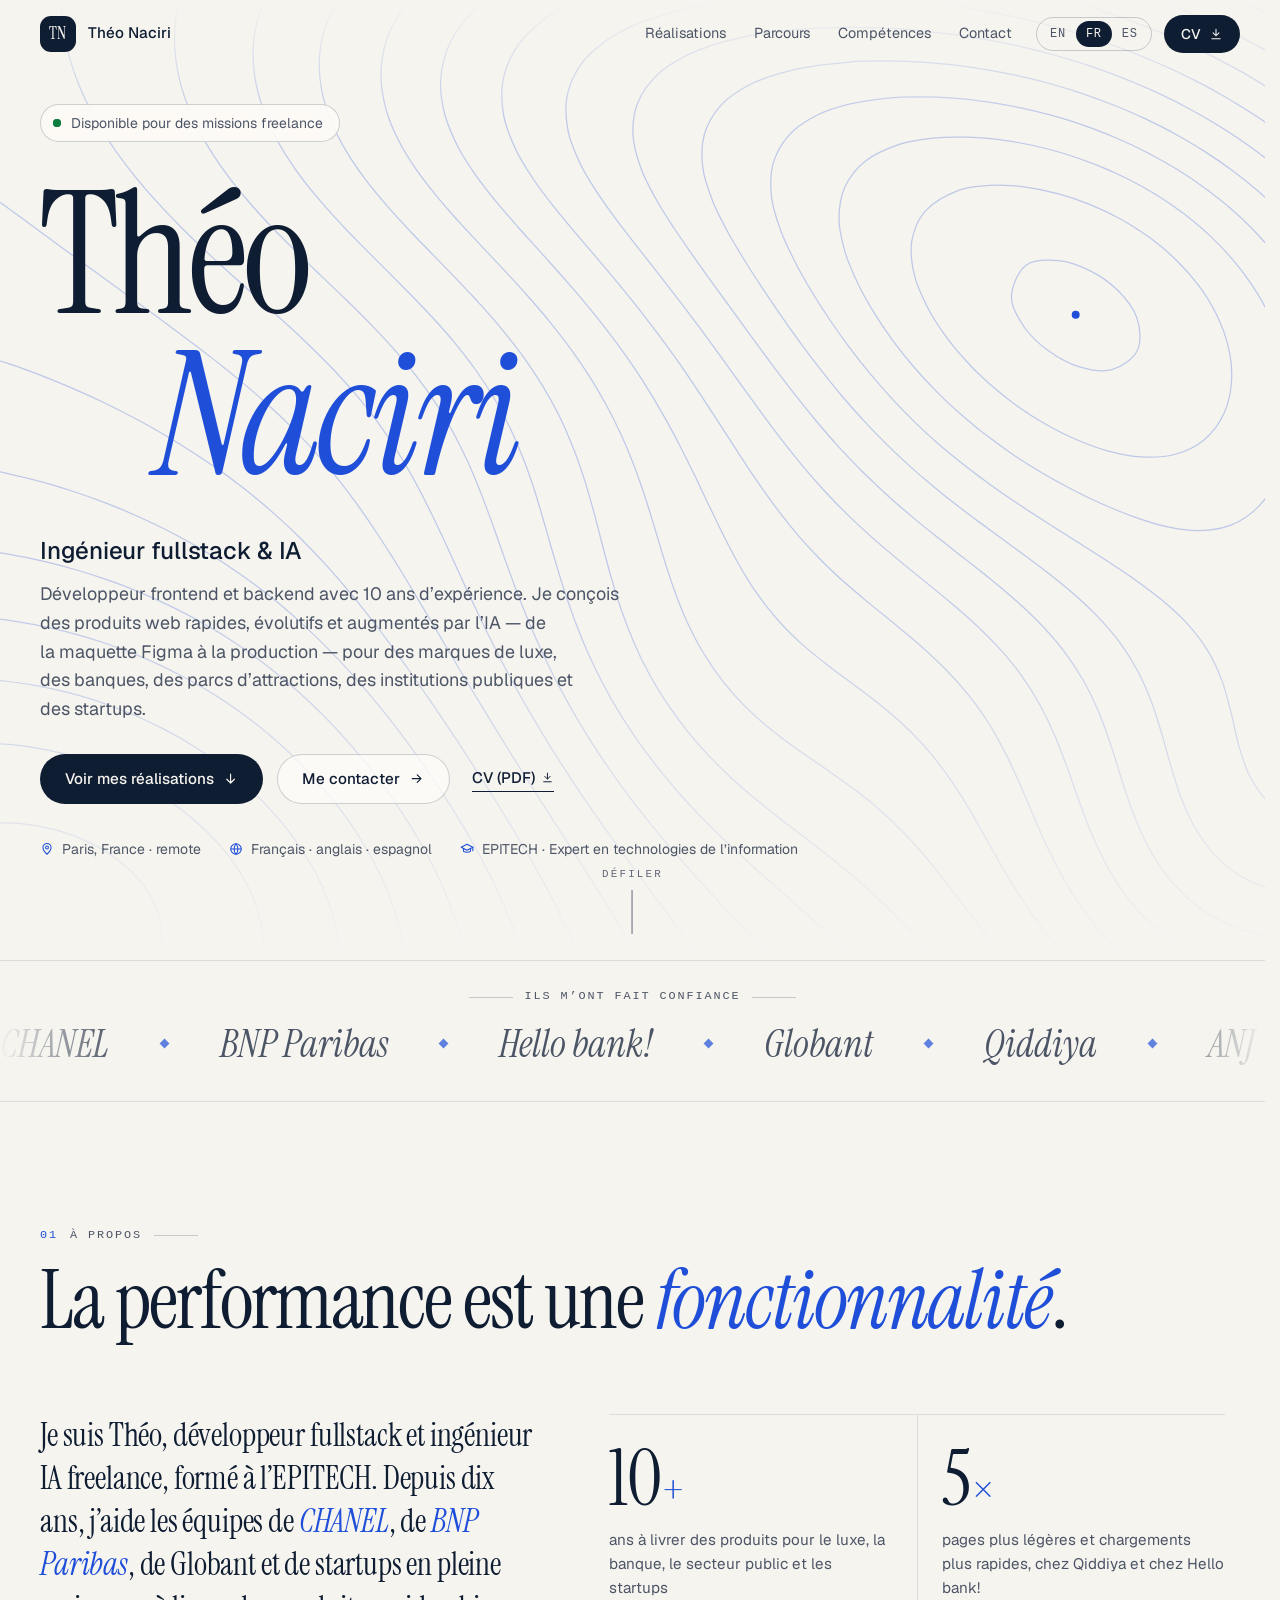
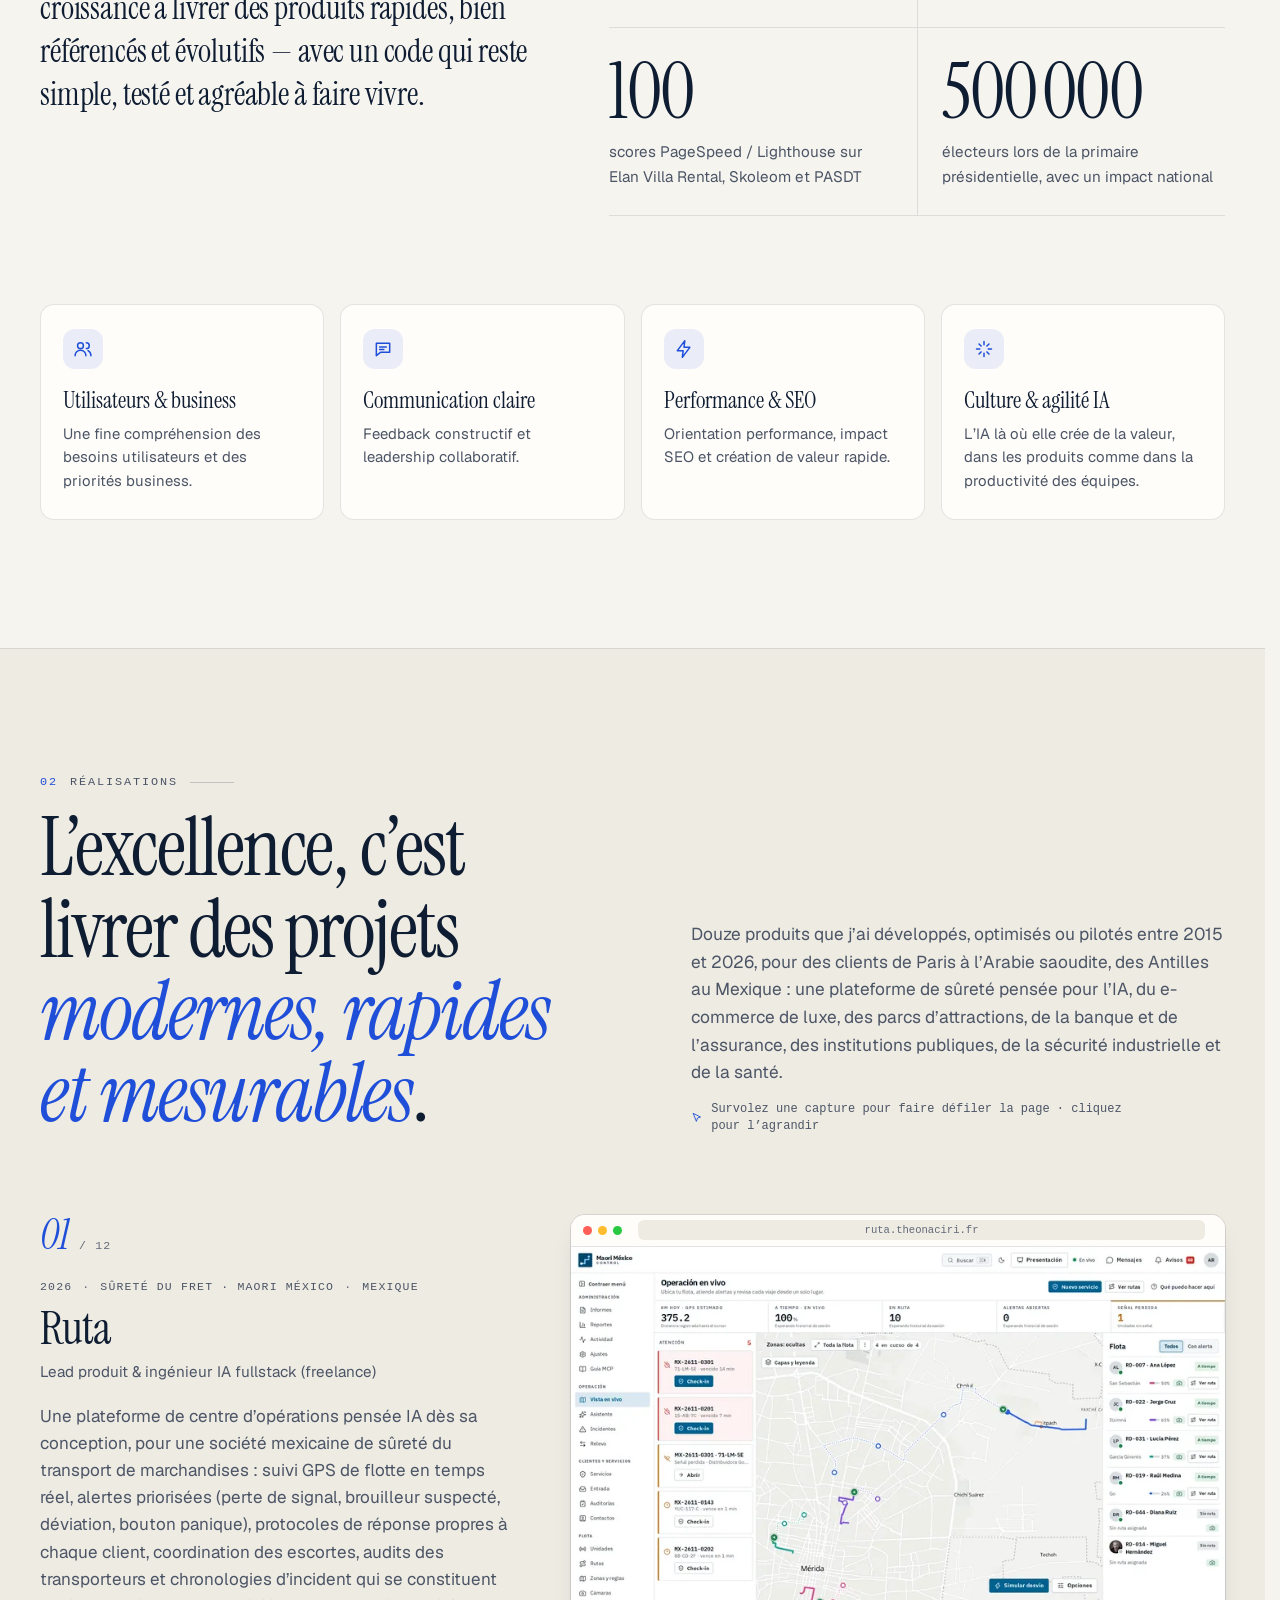
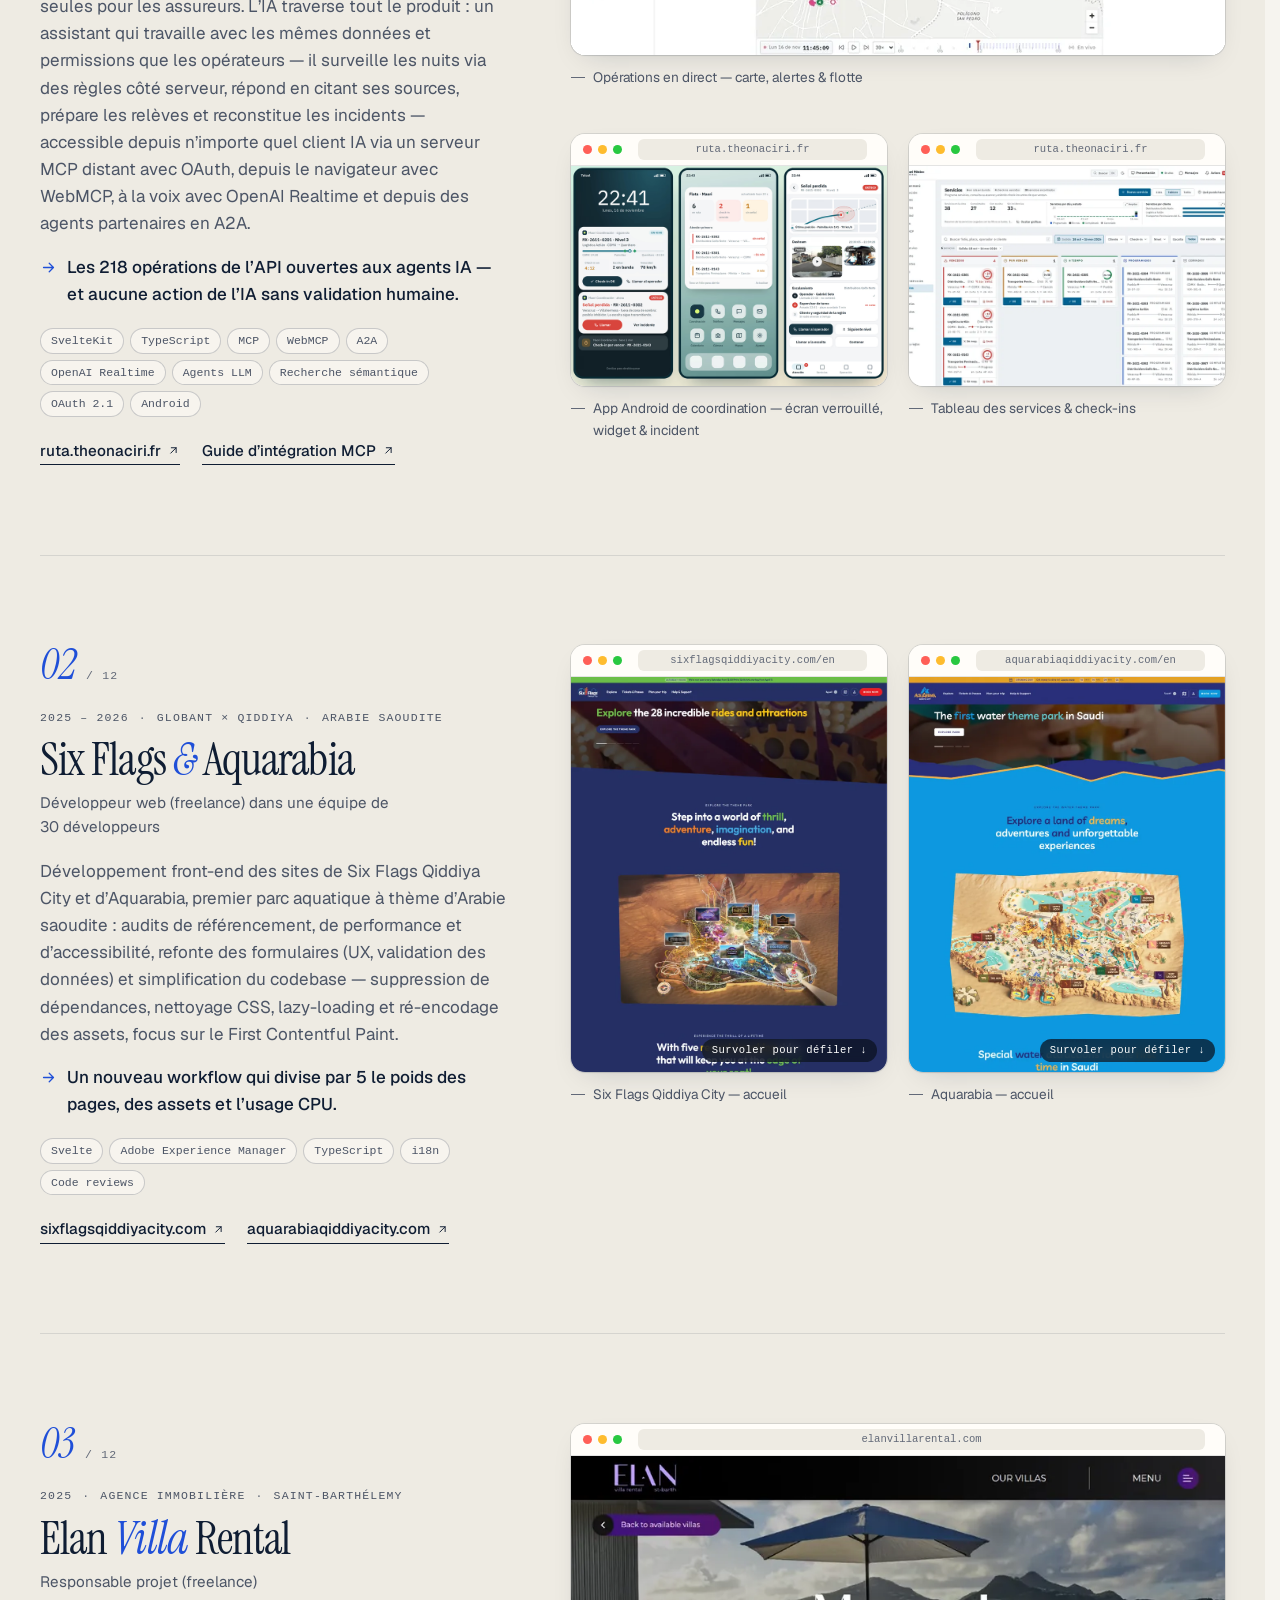
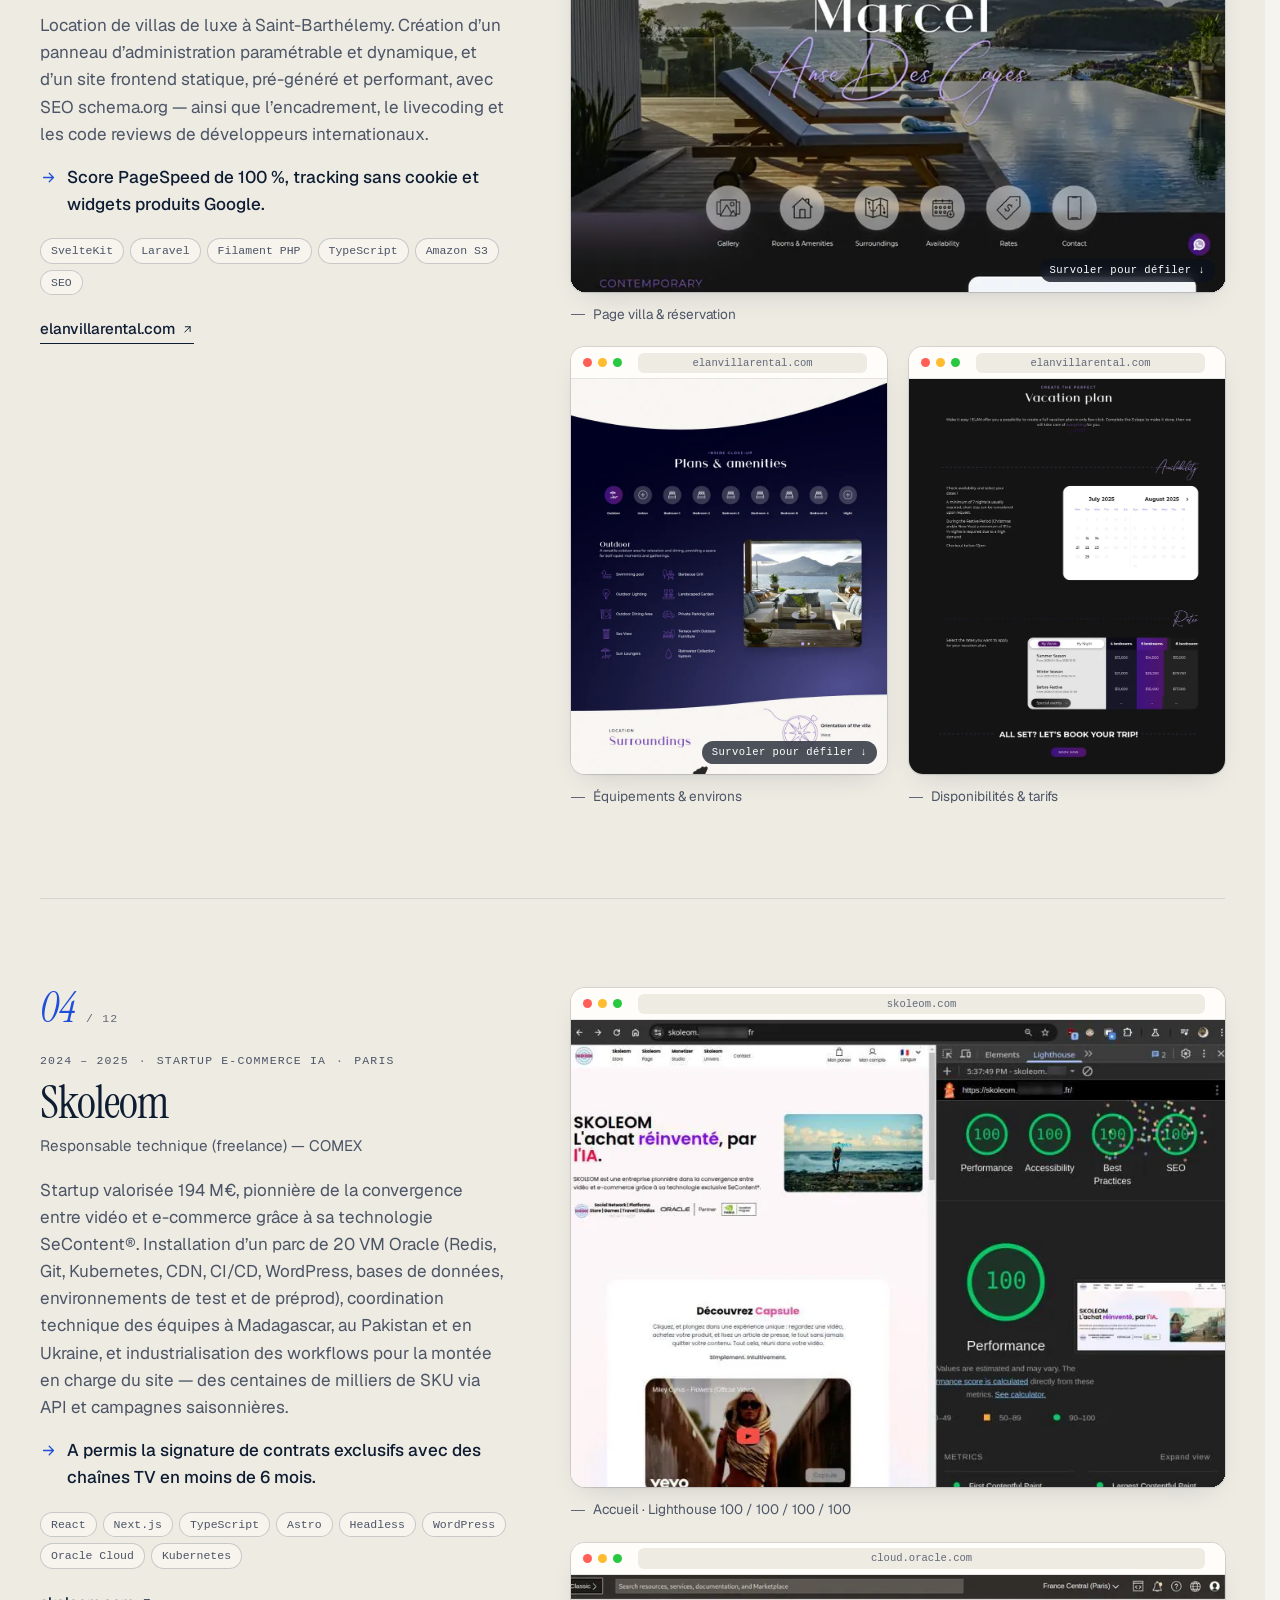
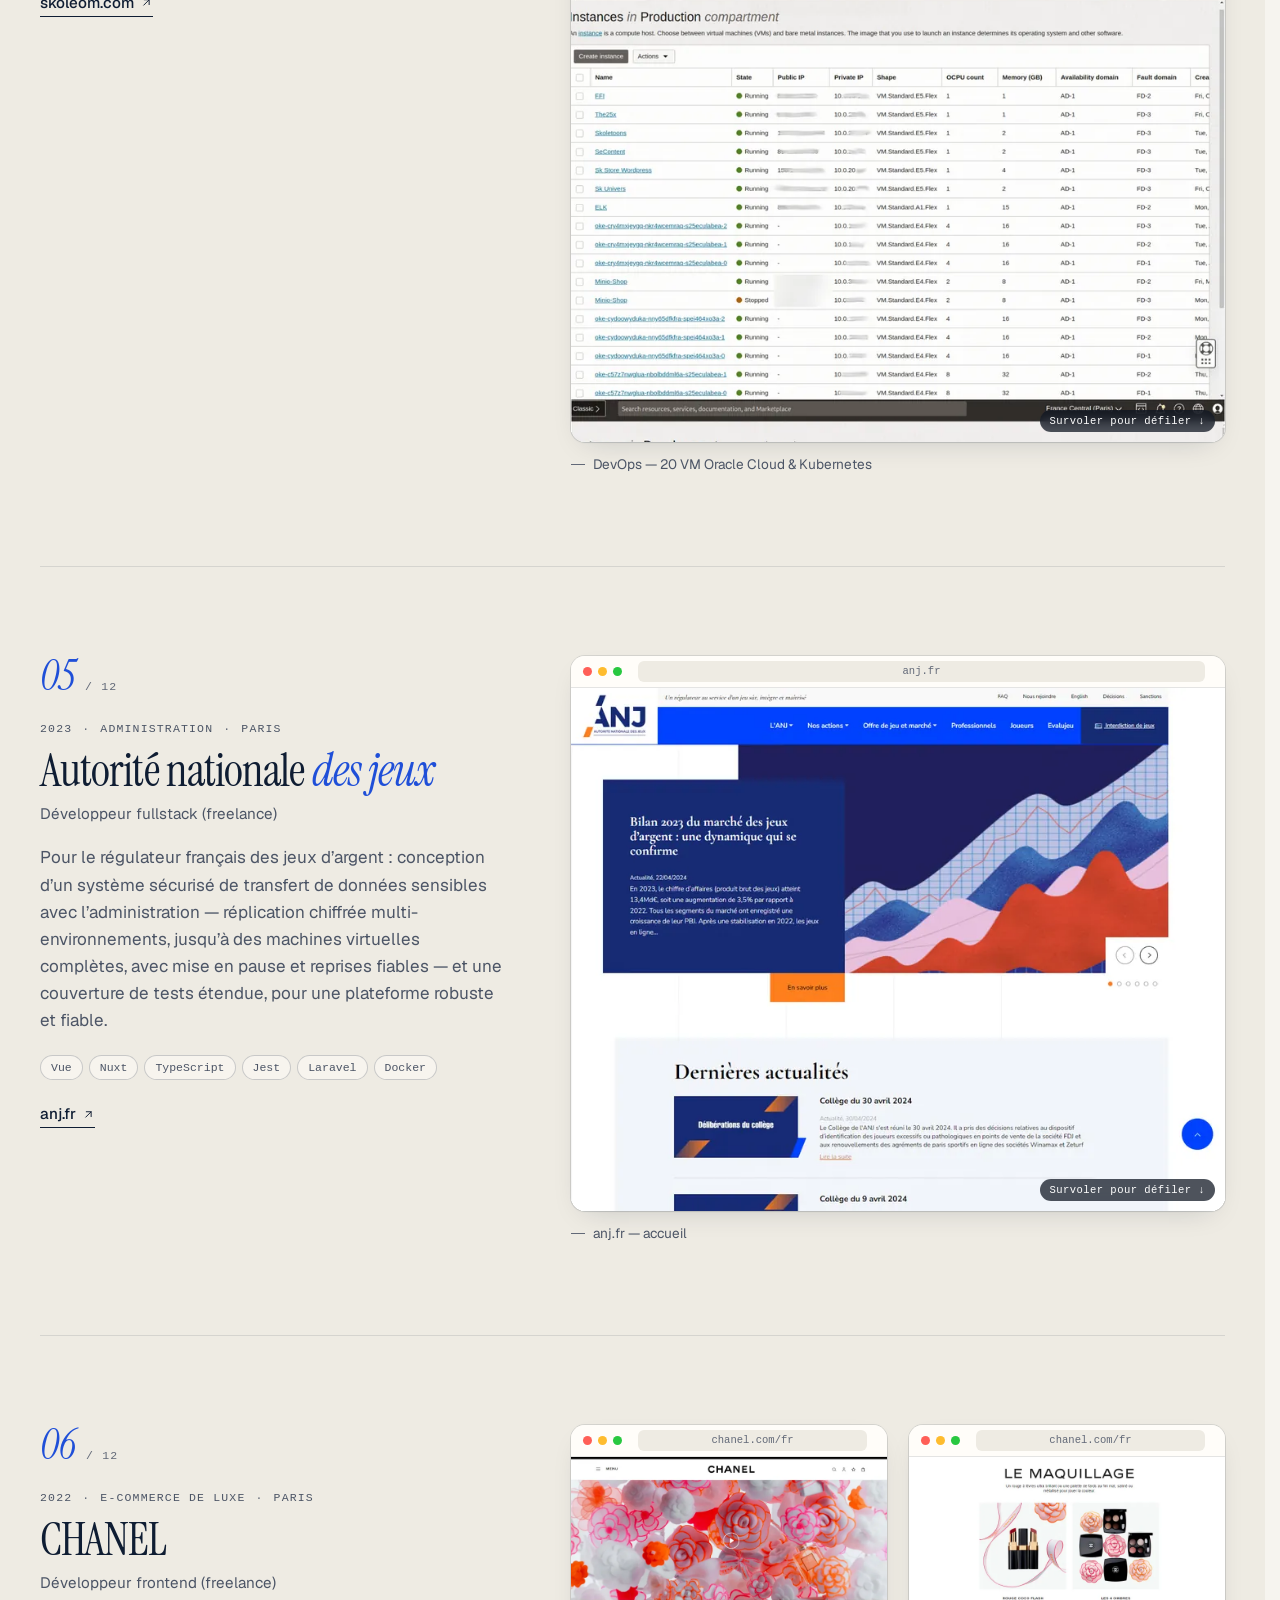
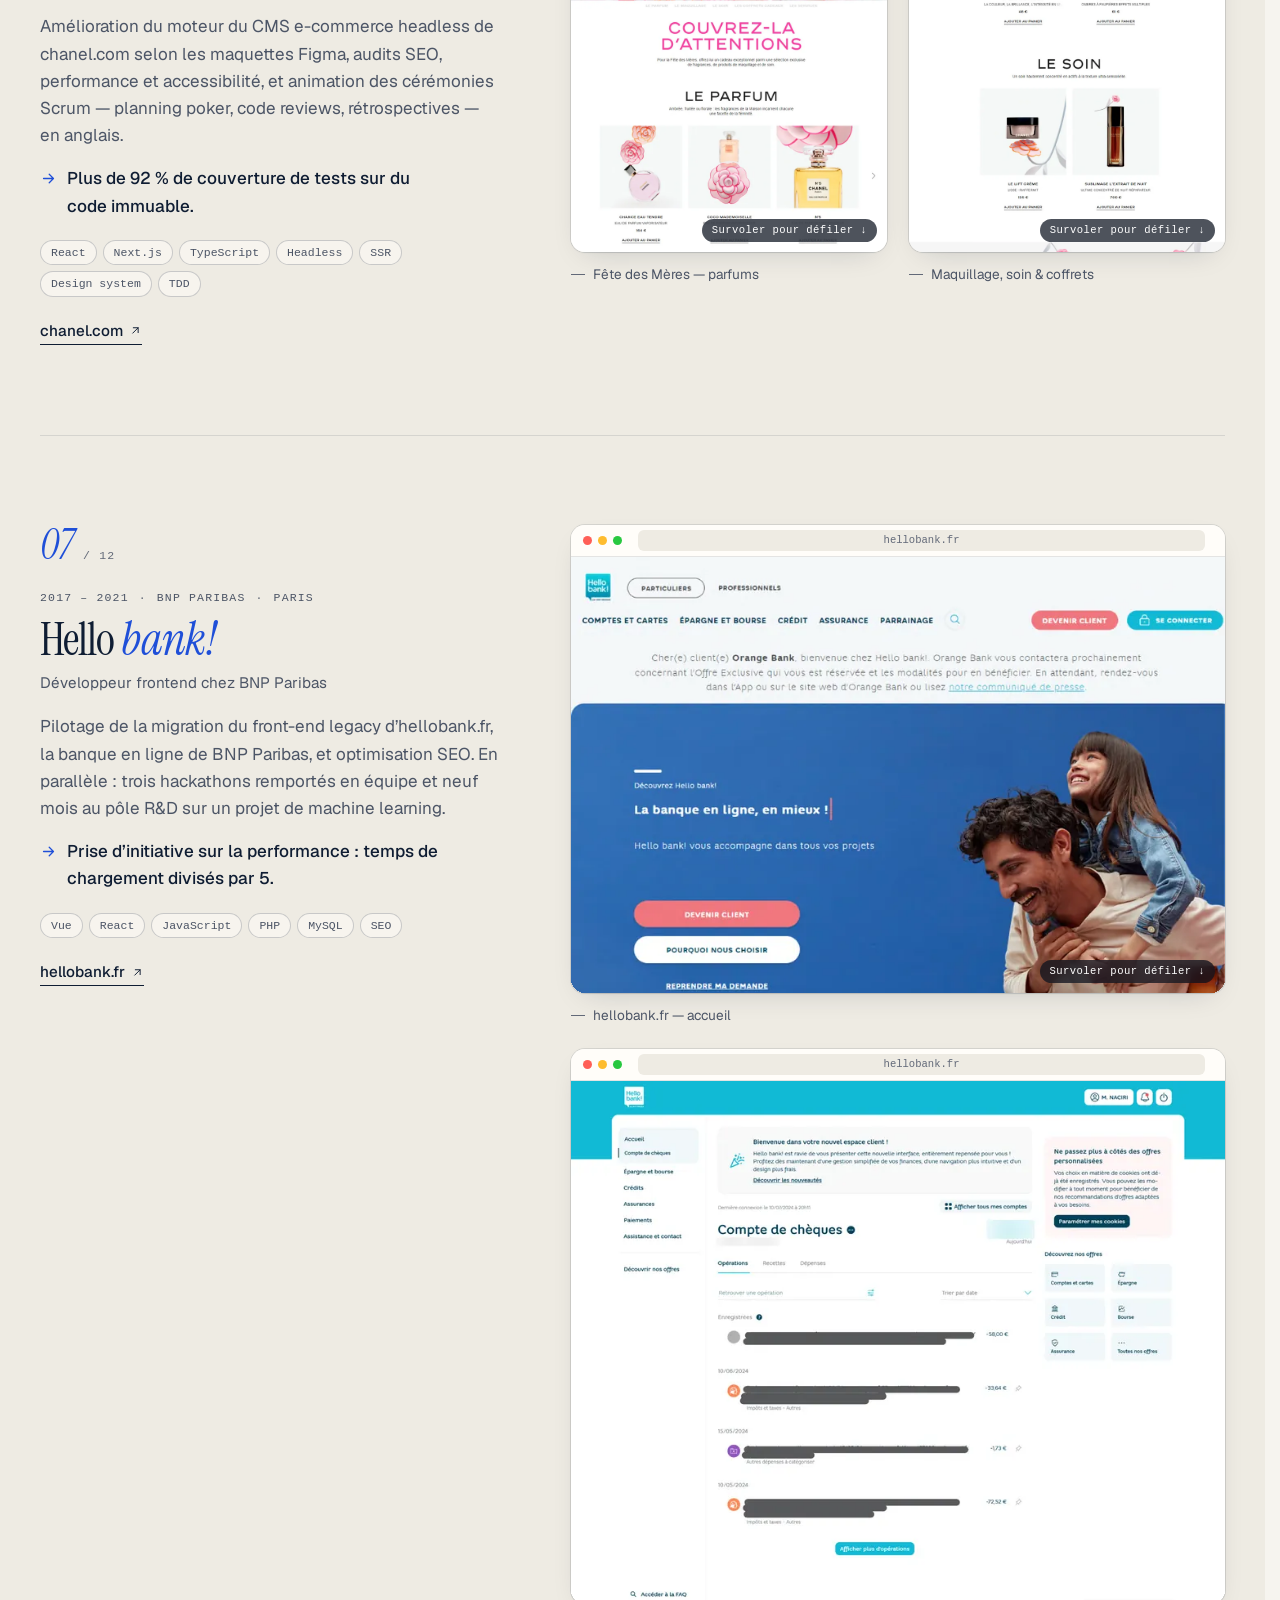
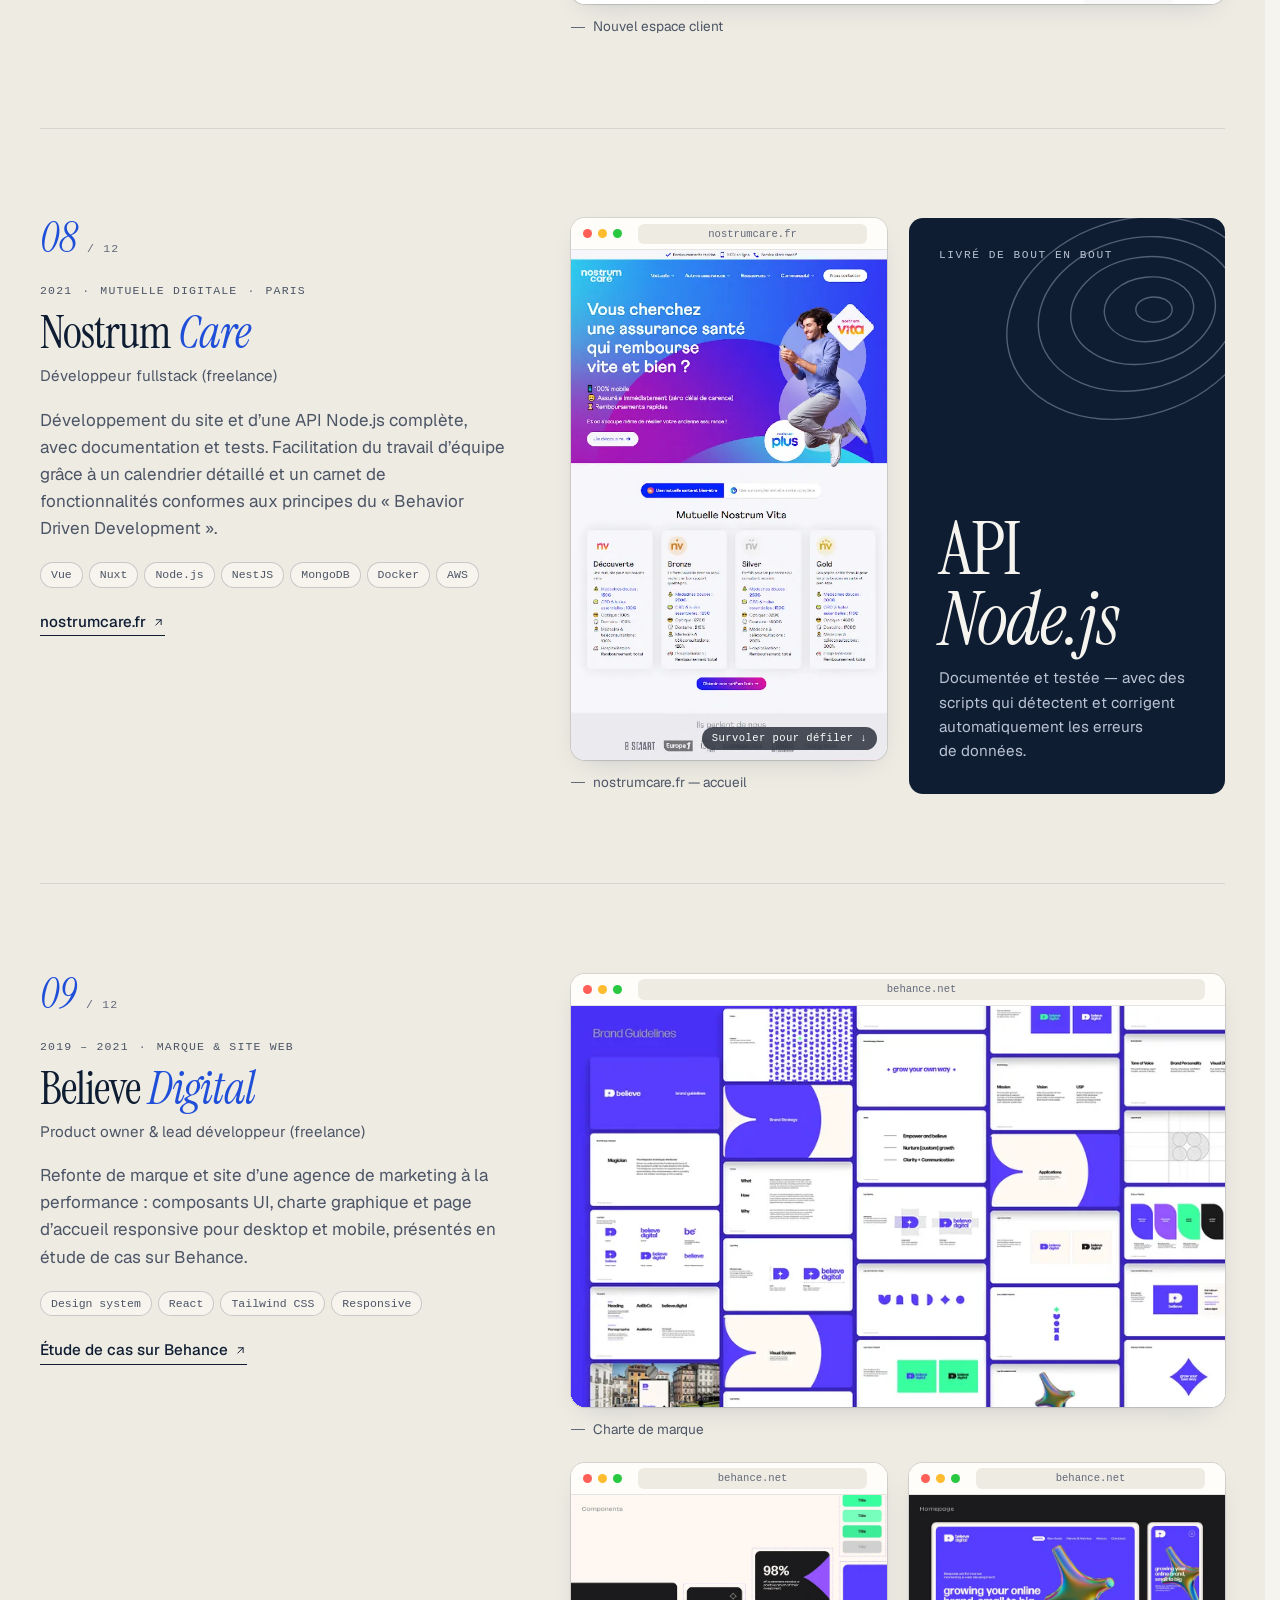
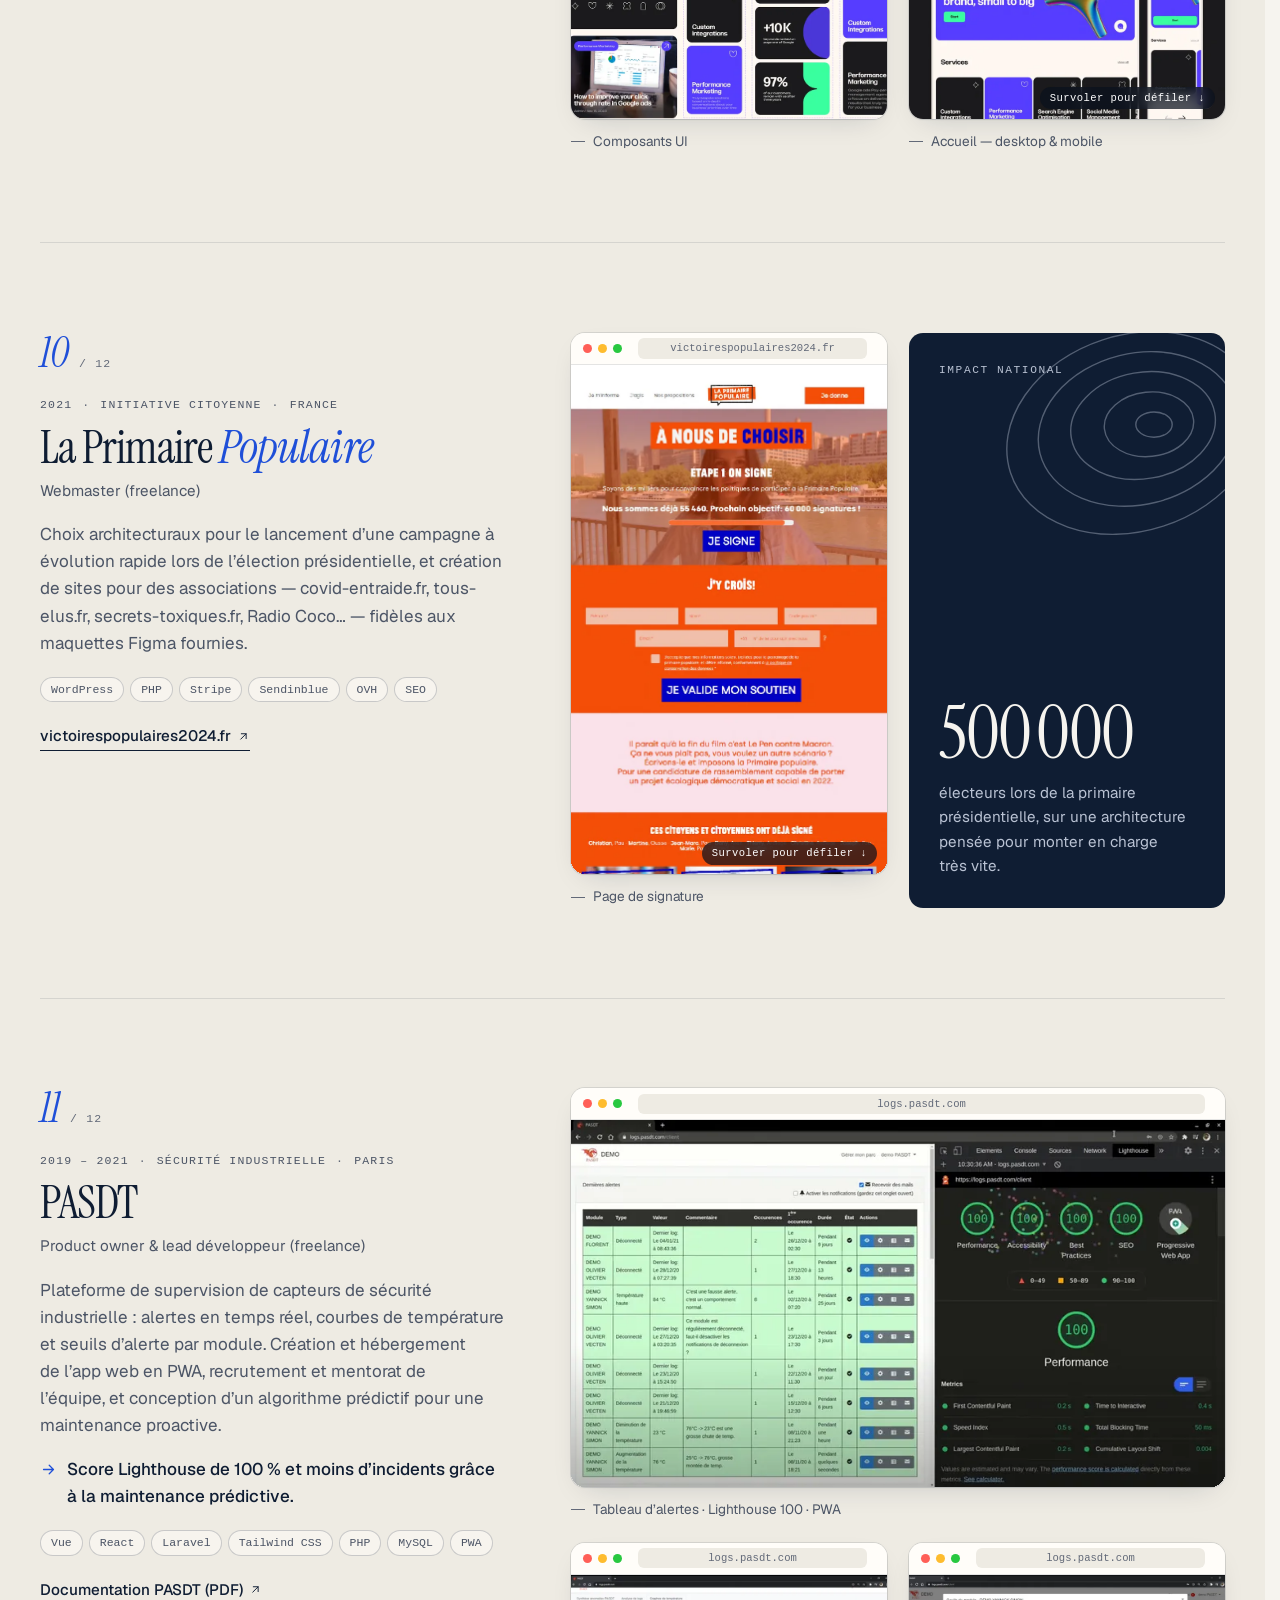
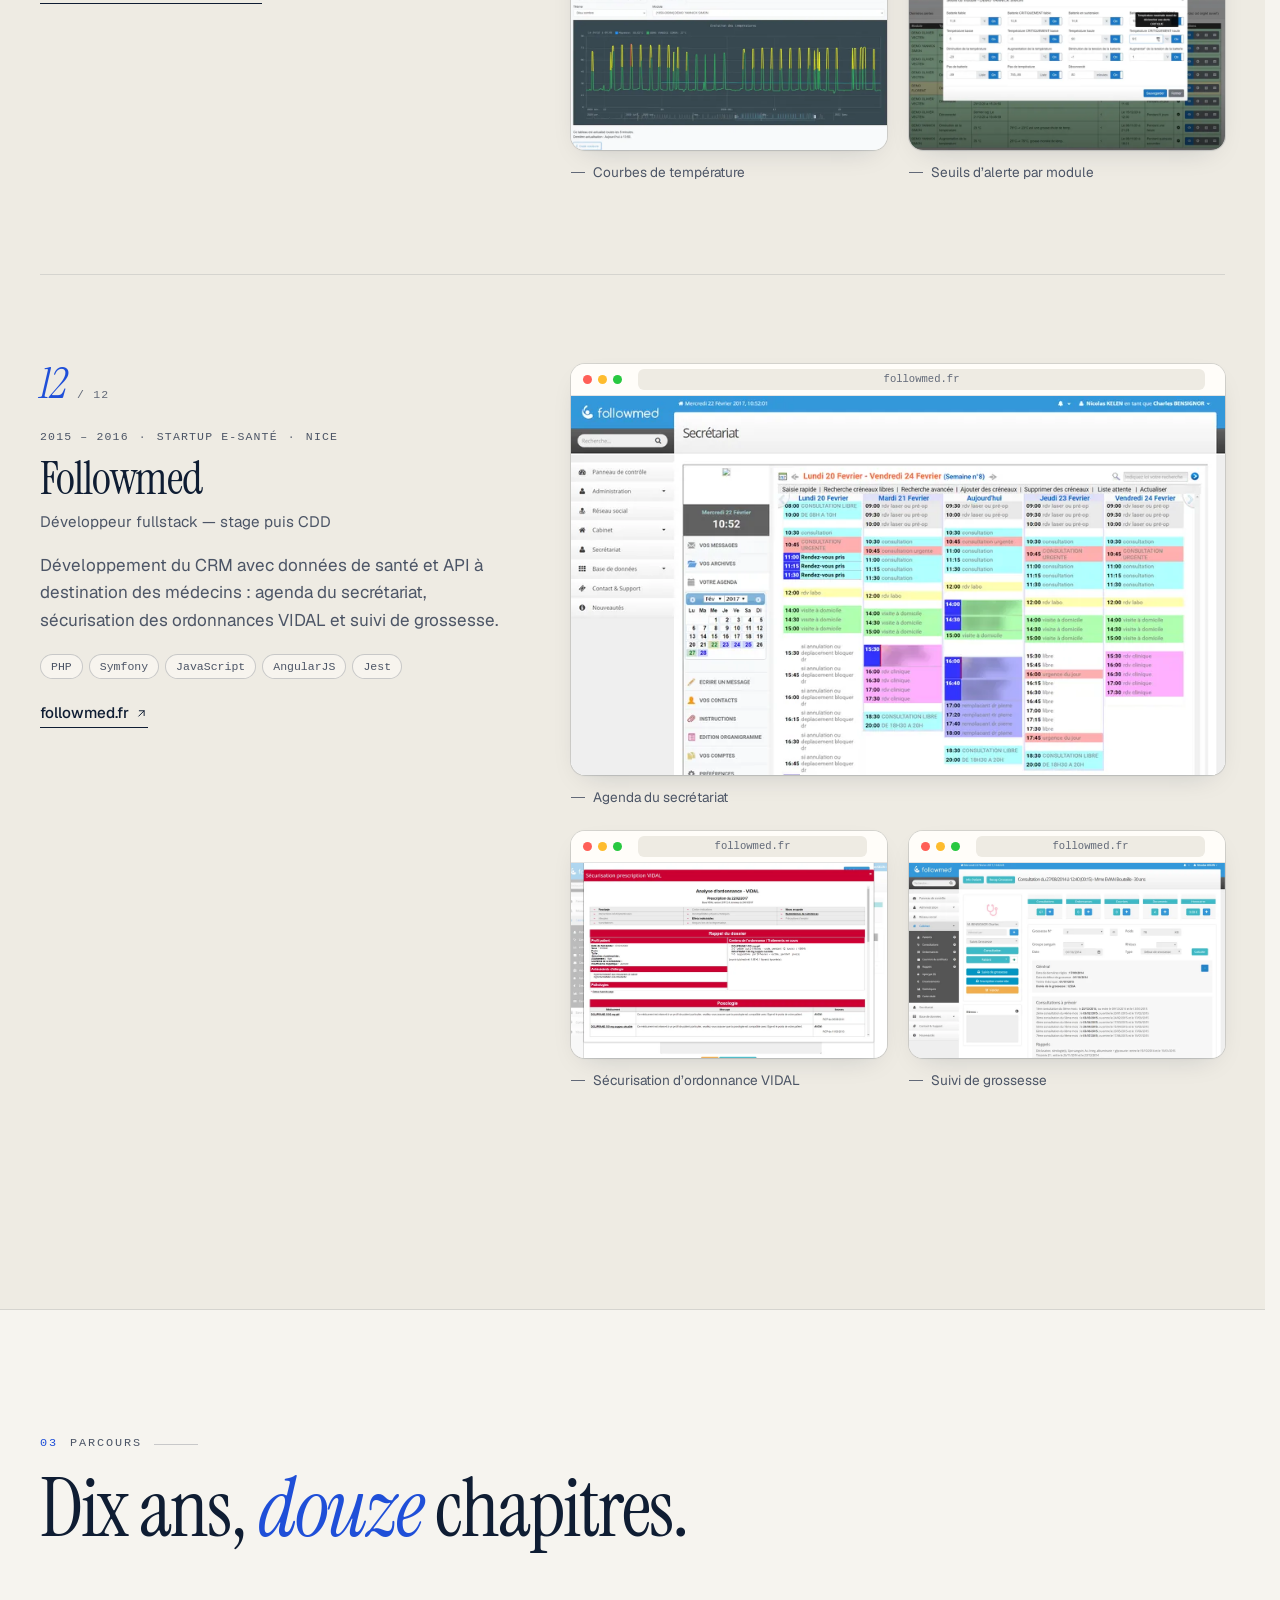
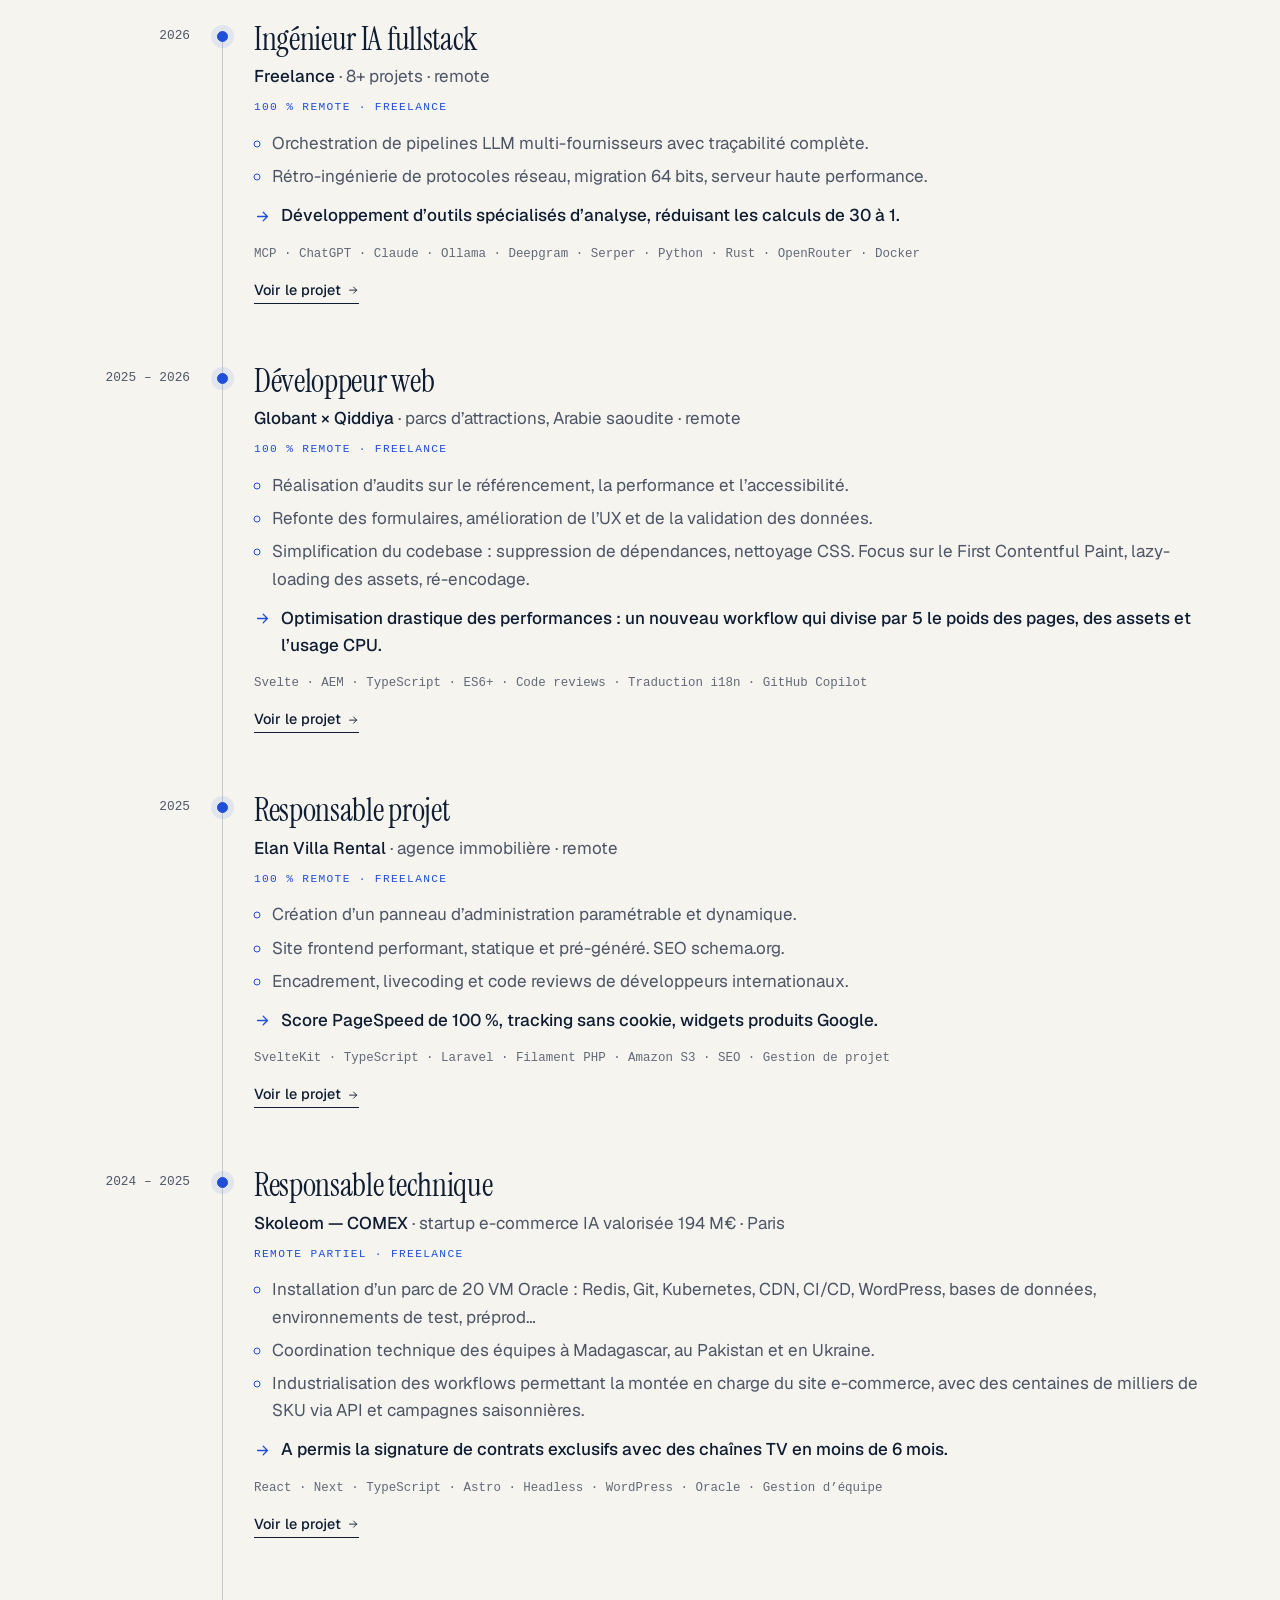
<file: public/fr/index.html>
<!DOCTYPE html>
<html lang="fr">
  <head>
    <meta charset="utf-8">
    <meta name="viewport" content="width=device-width, initial-scale=1">
    <script>document.documentElement.className += ' js';</script>
    <title>Théo Naciri — Développeur fullstack &amp; ingénieur IA · Freelance</title>
    <meta name="description" content="Théo Naciri, développeur fullstack et ingénieur IA avec 10 ans d’expérience (CHANEL, BNP Paribas, Globant × Qiddiya, ANJ). Performance web, SEO et architectures évolutives. Disponible pour des missions freelance.">
    <meta name="author" content="Théo Naciri">
    <link rel="canonical" href="https://theonaciri.fr/fr/">
    <link rel="alternate" hreflang="en" href="https://theonaciri.fr/">
    <link rel="alternate" hreflang="fr" href="https://theonaciri.fr/fr/">
    <link rel="alternate" hreflang="es" href="https://theonaciri.fr/es/">
    <link rel="alternate" hreflang="x-default" href="https://theonaciri.fr/">

    <meta property="og:type" content="profile">
    <meta property="og:site_name" content="Théo Naciri">
    <meta property="og:title" content="Théo Naciri — Développeur fullstack &amp; ingénieur IA">
    <meta property="og:description" content="10 ans à livrer des produits web rapides, évolutifs et augmentés par l’IA pour CHANEL, BNP Paribas, Globant × Qiddiya, l’ANJ et des startups.">
    <meta property="og:url" content="https://theonaciri.fr/fr/">
    <meta property="og:image" content="https://theonaciri.fr/assets/og/og-fr.png">
    <meta property="og:image:width" content="1200">
    <meta property="og:image:height" content="630">
    <meta property="og:image:alt" content="Théo Naciri — Développeur fullstack &amp; ingénieur IA">
    <meta property="og:locale" content="fr_FR">
    <meta property="og:locale:alternate" content="en_US">
    <meta property="og:locale:alternate" content="es_ES">
    <meta property="profile:first_name" content="Théo">
    <meta property="profile:last_name" content="Naciri">
    <meta name="twitter:card" content="summary_large_image">

    <meta name="theme-color" content="#f6f4ef" media="(prefers-color-scheme: light)">
    <meta name="theme-color" content="#0a111e" media="(prefers-color-scheme: dark)">
    <link rel="icon" href="../assets/favicon.svg" type="image/svg+xml">
    <link rel="apple-touch-icon" href="../assets/apple-touch-icon.png">

    <link rel="preload" href="../assets/fonts/instrument-serif-latin.woff2" as="font" type="font/woff2" crossorigin>
    <link rel="preload" href="../assets/fonts/geist-latin.woff2" as="font" type="font/woff2" crossorigin>
    <link rel="stylesheet" href="../assets/css/style.css">
    <script src="../assets/js/main.js" defer></script>

    <script type="application/ld+json">
      {
        "@context": "https://schema.org",
        "@type": "ProfilePage",
        "url": "https://theonaciri.fr/fr/",
        "inLanguage": "fr",
        "dateModified": "2026-11-19",
        "mainEntity": {
          "@type": "Person",
          "@id": "https://theonaciri.fr/#person",
          "url": "https://theonaciri.fr/",
          "name": "Théo Naciri",
          "givenName": "Théo",
          "familyName": "Naciri",
          "jobTitle": "Développeur fullstack & ingénieur IA",
          "description": "Développeur frontend et backend avec 10 ans d’expérience, spécialisé en performance web, SEO et produits évolutifs augmentés par l’IA.",
          "email": "mailto:theo.naciri@gmail.com",
          "telephone": "+33658185441",
          "address": { "@type": "PostalAddress", "addressLocality": "Paris", "addressCountry": "FR" },
          "sameAs": ["https://www.linkedin.com/in/theonaciri/"],
          "knowsLanguage": ["fr", "en", "es"],
          "alumniOf": [
            { "@type": "CollegeOrUniversity", "name": "EPITECH" },
            { "@type": "CollegeOrUniversity", "name": "Manipal Institute of Technology" },
            { "@type": "HighSchool", "name": "Centre International de Valbonne" }
          ],
          "knowsAbout": ["Développement fullstack", "Pipelines LLM", "Performance web", "SEO", "DevOps", "TypeScript", "Vue.js", "React", "Svelte", "Laravel", "Node.js"]
        }
      }
    </script>
  </head>
  <body>
    <a class="skip-link" href="#main">Aller au contenu</a>

    <svg class="sprite" aria-hidden="true" focusable="false">
      <symbol id="i-arrow" viewBox="0 0 24 24"><path d="M5 12h14M13 6l6 6-6 6"/></symbol>
      <symbol id="i-arrow-down" viewBox="0 0 24 24"><path d="M12 5v14M6 13l6 6 6-6"/></symbol>
      <symbol id="i-ext" viewBox="0 0 24 24"><path d="M7 17 17 7M8 7h9v9"/></symbol>
      <symbol id="i-download" viewBox="0 0 24 24"><path d="M12 4v11M7 10l5 5 5-5M5 20h14"/></symbol>
      <symbol id="i-mail" viewBox="0 0 24 24"><rect x="3" y="5" width="18" height="14" rx="2"/><path d="m3.5 7 8.5 6 8.5-6"/></symbol>
      <symbol id="i-phone" viewBox="0 0 24 24"><path d="M5 4h4l2 5-2.5 1.5a11 11 0 0 0 5 5L15 13l5 2v4a2 2 0 0 1-2 2A16 16 0 0 1 3 6a2 2 0 0 1 2-2"/></symbol>
      <symbol id="i-linkedin" viewBox="0 0 24 24"><rect x="3" y="3" width="18" height="18" rx="3"/><path d="M8 10.5V17M8 7.5v.01M12 17v-6.5M12 13.5a2.5 2.5 0 0 1 5 0V17"/></symbol>
      <symbol id="i-pin" viewBox="0 0 24 24"><path d="M12 21s-7-6.2-7-11.5a7 7 0 0 1 14 0C19 14.8 12 21 12 21z"/><circle cx="12" cy="9.5" r="2.5"/></symbol>
      <symbol id="i-globe" viewBox="0 0 24 24"><circle cx="12" cy="12" r="9"/><path d="M3 12h18M12 3a14 14 0 0 1 0 18M12 3a14 14 0 0 0 0 18"/></symbol>
      <symbol id="i-cap" viewBox="0 0 24 24"><path d="m2 9 10-5 10 5-10 5z"/><path d="M6 11v5c3 2 9 2 12 0v-5M22 9v6"/></symbol>
      <symbol id="i-copy" viewBox="0 0 24 24"><rect x="8" y="8" width="12" height="12" rx="2"/><path d="M16 8V6a2 2 0 0 0-2-2H6a2 2 0 0 0-2 2v8a2 2 0 0 0 2 2h2"/></symbol>
      <symbol id="i-close" viewBox="0 0 24 24"><path d="M6 6l12 12M18 6 6 18"/></symbol>
      <symbol id="i-chev-l" viewBox="0 0 24 24"><path d="m15 5-7 7 7 7"/></symbol>
      <symbol id="i-chev-r" viewBox="0 0 24 24"><path d="m9 5 7 7-7 7"/></symbol>
      <symbol id="i-users" viewBox="0 0 24 24"><circle cx="9" cy="8" r="3.5"/><path d="M2.5 20a6.5 6.5 0 0 1 13 0M16 4.5a3.5 3.5 0 0 1 0 7M18 14a6.5 6.5 0 0 1 3.5 6"/></symbol>
      <symbol id="i-chat" viewBox="0 0 24 24"><path d="M4 5h16v11H9l-5 4z"/><path d="M8 9.5h8M8 12.5h5"/></symbol>
      <symbol id="i-bolt" viewBox="0 0 24 24"><path d="M13 2 4 14h7l-1 8 9-12h-7z"/></symbol>
      <symbol id="i-spark" viewBox="0 0 24 24"><path d="M12 3v4M12 17v4M3 12h4M17 12h4M6 6l2.5 2.5M15.5 15.5 18 18M18 6l-2.5 2.5M8.5 15.5 6 18"/></symbol>
      <symbol id="i-star" viewBox="0 0 24 24"><path d="m12 3 2.6 5.6 6 .7-4.5 4.1 1.2 6L12 16.4l-5.3 3 1.2-6-4.5-4.1 6-.7z"/></symbol>
      <symbol id="i-cursor" viewBox="0 0 24 24"><path d="m5 3 14 7-6 2-2 6z"/></symbol>
      <symbol id="i-rings" viewBox="0 0 200 200"><g fill="none" stroke-width="1"><ellipse cx="100" cy="100" rx="92" ry="70" transform="rotate(-18 100 100)"/><ellipse cx="104" cy="98" rx="72" ry="54" transform="rotate(-14 100 100)"/><ellipse cx="108" cy="96" rx="52" ry="38" transform="rotate(-10 100 100)"/><ellipse cx="112" cy="95" rx="32" ry="23" transform="rotate(-6 100 100)"/><ellipse cx="115" cy="94" rx="13" ry="9"/></g></symbol>
    </svg>

    <header class="site-header">
      <div class="wrap site-header__inner">
        <a class="brand" href="#top">
          <span class="brand__mark" aria-hidden="true">TN</span>
          <span class="brand__name">Théo Naciri</span>
        </a>
        <nav class="nav" aria-label="Navigation principale">
          <a href="#work">Réalisations</a>
          <a href="#experience">Parcours</a>
          <a href="#skills">Compétences</a>
          <a href="#contact">Contact</a>
        </nav>
        <div class="site-header__actions">
          <div class="lang" role="group" aria-label="Langue">
            <a href="../" lang="en" hreflang="en" data-lang-switch="en">EN</a>
            <a href="./" lang="fr" hreflang="fr" aria-current="true" data-lang-switch="fr">FR</a>
            <a href="../es/" lang="es" hreflang="es" data-lang-switch="es">ES</a>
          </div>
          <a class="btn btn--primary btn--sm" href="../assets/cv/Theo-Naciri-CV-FR.pdf" target="_blank" rel="noopener" type="application/pdf">
            CV <svg class="i i--down" aria-hidden="true"><use href="#i-download"/></svg>
          </a>
        </div>
      </div>
      <div class="progress" aria-hidden="true"></div>
    </header>

    <main id="main">
      <!-- ============ Hero ============ -->
      <section class="hero" id="top" aria-labelledby="hero-title">
        <div class="hero__topo" aria-hidden="true">
          <svg class="topo" viewBox="0 0 1440 900" preserveAspectRatio="xMidYMid slice" focusable="false">
            <path pathLength="1" style="--i:0" d="M119.4 761c-9.9 3.6-18.8 8.4-26.3 14.8s-14.8 14.6-18.9 23.4s-6.2 19.7-5.7 29.4s4 20.1 8.5 28.9s11.3 16.9 18.4 23.9s15.5 13.1 24.1 18.3s17.9 9.5 27.3 13s19.3 6.2 29.2 8s20.1 2.8 30.1 2.8s20.3-.8 30.1-2.9s19.8-5.1 28.6-9.8s17.7-10.8 23.9-18.3s11.5-17.3 13.6-26.7s1.4-20.5-1.1-30s-7.8-18.8-13.6-26.9s-13.4-15.2-21.2-21.5s-16.6-11.6-25.6-16.1s-18.6-8.2-28.2-11s-19.7-4.8-29.7-5.9s-19.7-1.5-30.3-.4s-23.3 3.4-33.3 7z"/>
            <path pathLength="1" style="--i:1" d="M368.8 936c2.5-4.3 11.1-16.6 15.1-25.6s7.4-18.7 8.9-28.3s1.6-19.9 .5-29.7s-3.8-19.6-7.2-28.8s-8.1-18.2-13.3-26.6s-11.3-16.4-17.8-23.9s-13.6-14.5-21.1-21s-15.4-12.6-23.6-18.2s-16.7-10.7-25.5-15.4s-17.8-8.9-26.9-12.7s-18.6-7.1-28.1-10s-19.2-5.3-28.9-7.2s-19.6-3.4-29.5-4.4s-19.8-1.5-29.7-1.4s-19.9 .6-29.7 1.8s-19.7 2.9-29.3 5.3s-19.2 5.4-28.3 9.1s-18.2 8.2-26.6 13.4s-16.5 11.3-23.6 18.1s-13.7 14.6-19 22.9s-9.6 17.6-12.4 27s-4.3 19.5-4.5 29.4s1.2 19.9 3.6 29.5s6.2 19 10.7 27.8s10 17.2 16.1 25s12.9 15.1 20 22s18.6 16.4 22.4 19.7"/>
            <path pathLength="1" style="--i:2" d="M448.9 936c1.4-4.8 6.5-19 8.5-28.7s3.3-19.8 3.4-29.7s-1-20-2.9-29.8s-4.9-19.4-8.4-28.7s-7.9-18.4-12.7-27.1s-10.3-17.1-16.2-25.2s-12.2-15.8-18.9-23.2s-13.8-14.5-21.2-21.2s-15.1-13.1-23.1-19.2s-16.2-11.7-24.6-17.1s-17.1-10.3-26-15s-17.9-8.9-27.1-12.9s-18.5-7.5-28-10.8s-19-6.1-28.7-8.7s-19.4-4.7-29.3-6.5s-19.7-3.3-29.7-4.3s-19.9-1.8-29.9-2s-20-.2-30 .4s-20 1.5-29.8 2.9s-19.7 3.3-29.4 5.6s-19.3 5.2-28.7 8.5s-18.6 7.4-27.6 11.7s-22 11.8-26.4 14.2"/>
            <path pathLength="1" style="--i:3" d="M514.6 936c.7-5 3.6-20.1 4.3-30.2s.8-20.4-.1-30.5s-2.7-20.2-5.1-30s-5.7-19.5-9.4-29s-8-18.7-12.7-27.7s-9.9-17.8-15.4-26.3s-11.4-16.8-17.7-24.9s-12.8-15.8-19.6-23.4s-13.9-14.8-21.3-21.8s-15-13.7-22.8-20.2s-16-12.6-24.3-18.5s-16.8-11.4-25.5-16.7s-17.6-10.2-26.6-14.9s-18.2-9-27.5-13.1s-18.8-7.8-28.3-11.2s-19.2-6.6-29-9.4s-19.6-5.3-29.5-7.5s-19.9-4.1-30-5.6s-20.1-2.8-30.3-3.7s-20.3-1.5-30.4-1.7s-20.3-.1-30.5 .4s-20.3 1.3-30.4 2.5s-20.1 2.8-30.1 4.8s-19.8 4.5-29.6 7.2s-24.2 7.6-29.1 9.1"/>
            <path pathLength="1" style="--i:4" d="M575 936c.1-5 .9-20.1 .5-30.1s-1.3-20.1-2.9-29.9s-4.1-19.7-6.9-29.3s-6.3-19.1-10-28.4s-8-18.4-12.5-27.4s-9.4-17.8-14.4-26.4s-10.5-17.1-16.1-25.5s-11.4-16.5-17.5-24.5s-12.3-15.9-18.8-23.5s-13.1-15.2-20-22.5s-14-14.4-21.2-21.3s-14.8-13.6-22.5-20s-15.6-12.7-23.6-18.6s-16.3-11.7-24.7-17.1s-17-10.7-25.8-15.6s-17.6-9.6-26.7-14s-18.2-8.5-27.4-12.4s-18.6-7.5-28.1-10.8s-19-6.4-28.7-9.2s-19.3-5.3-29.1-7.6s-19.6-4.3-29.5-6s-19.8-3.2-29.8-4.4s-20-2.1-30-2.7s-20.1-.9-30.1-.9s-20.1 .3-30.1 .9s-20 1.5-30 2.8s-19.9 2.9-29.7 4.7s-24.5 5.2-29.5 6.2"/>
            <path pathLength="1" style="--i:5" d="M633.6 936c-.6-4.9-1.8-19.8-3.3-29.6s-3.5-19.6-6-29.2s-5.6-19.1-8.9-28.4s-7.2-18.5-11.2-27.6s-8.4-18-12.9-26.8s-9.3-17.5-14.2-26.2s-10-17.1-15.3-25.6s-10.6-16.8-16.1-25s-11.2-16.4-16.9-24.5s-11.7-16.1-17.7-23.9s-12.2-15.7-18.5-23.3s-12.7-15.2-19.4-22.6s-13.4-14.7-20.3-21.8s-14-14.1-21.3-20.8s-14.7-13.3-22.3-19.7s-15.4-12.5-23.4-18.4s-16.1-11.6-24.4-17.1s-16.7-10.7-25.3-15.7s-17.3-9.7-26.1-14.3s-17.8-8.8-26.9-12.9s-18.2-7.9-27.5-11.5s-18.6-7-28-10.1s-18.9-6-28.5-8.7s-19.2-5.1-28.9-7.2s-19.4-4.1-29.2-5.8s-19.6-3.1-29.5-4.2s-19.8-2-29.7-2.6s-19.8-1-29.8-1s-19.9 .1-29.8 .6s-19.8 1.3-29.7 2.3s-24.6 3-29.6 3.6"/>
            <path pathLength="1" style="--i:6" d="M692.7 936c-1.3-4.9-4.8-19.6-7.7-29.2s-6.1-19.2-9.6-28.6s-7.5-18.7-11.7-27.9s-8.6-18.2-13.2-27.2s-9.4-17.8-14.3-26.6s-10-17.5-15.1-26.2s-10.4-17.3-15.6-25.9s-10.6-17.1-16-25.6s-10.9-17-16.3-25.4s-11-16.9-16.6-25.2s-11.2-16.7-16.9-25s-11.4-16.6-17.3-24.8s-11.7-16.4-17.7-24.5s-12.1-16.1-18.3-24s-12.5-15.8-19-23.5s-13.1-15.3-19.9-22.7s-13.8-14.7-20.9-21.8s-14.5-14-22-20.7s-15.2-13.2-23.1-19.5s-15.9-12.4-24.1-18.3s-16.5-11.6-25-17s-17-10.8-25.7-15.9s-17.5-10-26.4-14.7s-17.9-9.3-26.9-13.7s-18.2-8.6-27.5-12.6s-18.5-7.9-27.9-11.5s-18.9-7.1-28.4-10.3s-19.2-6.2-28.8-9s-19.5-5.3-29.3-7.5s-19.7-4.2-29.7-5.8s-19.9-2.9-30-3.9s-20.1-1.6-30.1-2s-20.1-.3-30.2 0s-25.1 1.2-30.2 1.5"/>
            <path pathLength="1" style="--i:7" d="M754.6 936c-2-4.6-8-18.5-12.2-27.6s-8.7-18.2-13.4-27.1s-9.6-17.8-14.5-26.5s-10.2-17.4-15.4-26s-10.6-17.2-15.9-25.7s-10.8-17-16.2-25.5s-10.9-17-16.3-25.4s-10.9-17-16.3-25.5s-10.8-17-16.2-25.5s-10.7-17.1-16-25.7s-10.6-17.2-15.8-25.8s-10.4-17.3-15.6-25.9s-10.3-17.3-15.4-26s-10.2-17.4-15.4-26s-10.3-17.4-15.5-26s-10.4-17.3-15.8-25.8s-10.8-17.1-16.4-25.4s-11.3-16.7-17.2-24.8s-12-16.2-18.4-24s-12.9-15.5-19.7-23s-13.8-14.7-20.9-21.8s-14.6-13.9-22.1-20.7s-15.2-13.2-23-19.7s-15.7-12.7-23.6-18.9s-16-12.3-24.1-18.3s-16.2-12-24.3-18s-16.3-11.9-24.5-17.8s-16.3-11.8-24.5-17.8s-16.3-11.9-24.4-17.8s-16.3-11.9-24.4-17.9s-16.2-11.9-24.4-17.9s-16.3-11.9-24.5-17.7s-16.4-11.7-24.8-17.4s-16.7-11.3-25.3-16.6s-17.2-10.5-26.1-15.3s-17.9-9.3-27.2-13.1s-18.8-7.4-28.4-10.2s-19.6-4.9-29.5-6.7s-25-3.1-30-3.7"/>
            <path pathLength="1" style="--i:8" d="M822.7 936c-2.8-4.2-11-16.8-16.6-25.1s-11.3-16.6-17.1-24.8s-11.6-16.4-17.5-24.5s-11.9-16.2-17.8-24.3s-12-16.1-18-24.2s-12-16.1-17.9-24.2s-11.8-16.2-17.7-24.4s-11.6-16.4-17.3-24.6s-11.3-16.6-16.8-25s-11-16.8-16.3-25.3s-10.5-17.1-15.6-25.7s-10.1-17.4-15-26.1s-9.6-17.6-14.3-26.5s-9.2-17.9-13.6-26.9s-8.7-18.1-13-27.2s-8.4-18.2-12.6-27.3s-8.3-18.3-12.6-27.4s-8.5-18.2-13-27.2s-9-17.9-13.9-26.7s-9.9-17.5-15.3-25.9s-11-16.8-17-24.9s-12.2-16-18.7-23.6s-13.3-15.1-20.2-22.4s-14.1-14.3-21.3-21.3s-14.6-13.8-22-20.5s-14.9-13.4-22.4-20.1s-15-13.3-22.5-20.1s-14.9-13.5-22.2-20.3s-14.6-13.8-21.7-20.9s-14.1-14.3-20.9-21.7s-13.4-14.9-19.8-22.7s-12.5-15.7-18.3-23.9s-11.3-16.6-16.3-25.3s-9.7-17.6-13.8-26.7s-7.7-18.6-10.5-28.2s-5.1-19.5-6.4-29.4s-1.8-20.1-1.3-30s2.1-20 4.3-29.8s7.3-24 8.8-28.8"/>
            <path pathLength="1" style="--i:9" d="M899.7 936c-3.4-3.8-13.4-15-20.1-22.5s-13.5-15-20.2-22.4s-13.6-14.8-20.4-22.2s-13.7-14.7-20.6-22.1s-13.7-14.7-20.6-22.1s-13.7-14.8-20.4-22.3s-13.4-15-20-22.6s-13.1-15.3-19.4-23.1s-12.6-15.7-18.7-23.7s-12-16.1-17.8-24.4s-11.4-16.6-16.8-25.1s-10.7-17.1-15.7-25.8s-9.9-17.5-14.6-26.4s-9.1-18-13.4-27.1s-8.3-18.3-12.2-27.6s-7.6-18.7-11.2-28.1s-7-18.9-10.4-28.4s-6.7-19-10.1-28.5s-6.8-19-10.5-28.3s-7.4-18.7-11.6-27.9s-8.6-18.2-13.4-27.1s-10-17.5-15.5-25.9s-11.4-16.6-17.6-24.6s-12.7-15.7-19.3-23.2s-13.6-14.9-20.6-22.1s-14.2-14.3-21.4-21.3s-14.5-13.9-21.8-20.9s-14.6-13.9-21.7-21s-14.3-14.1-21.3-21.4s-13.8-14.6-20.4-22.3s-13-15.4-19-23.4s-11.8-16.3-17.1-24.9s-10.2-17.4-14.3-26.6s-7.8-18.6-10.5-28.3s-4.7-19.7-5.5-29.6s-.7-20.2 .5-30.1s3.7-19.9 7.1-29.3s8-18.5 13-27.2s14.2-20.8 17-24.9"/>
            <path pathLength="1" style="--i:10" d="M1286.4-40c4.8 2.1 19.2 8.3 28.7 12.7s19 8.8 28.4 13.4s18.7 9.4 27.9 14.4s18.4 10.1 27.4 15.4s18 10.7 26.8 16.4s17.5 11.5 26.2 17.4s21.3 15.2 25.6 18.3"/>
            <path pathLength="1" style="--i:10" d="M979.6 936c-3.6-3.5-14.2-14.1-21.4-21.1s-14.2-14.1-21.3-21.2s-14.2-14.1-21.4-21s-14.5-13.8-21.8-20.7s-14.8-13.5-22.2-20.2s-15-13.3-22.5-19.9s-15-13.2-22.4-20s-14.8-13.4-22.1-20.3s-14.4-13.9-21.4-21s-13.9-14.5-20.5-21.9s-13.1-15.1-19.3-23s-12.2-15.9-18-24s-11.2-16.6-16.5-25.1s-10.2-17.2-14.8-26.1s-9-17.9-13.1-27s-7.9-18.4-11.4-27.8s-6.8-18.8-9.9-28.3s-5.9-19.1-8.8-28.7s-5.5-19.3-8.3-28.9s-5.6-19.2-8.6-28.8s-6.3-19-9.9-28.4s-7.5-18.6-11.8-27.6s-9-17.9-14.1-26.5s-10.6-17-16.4-25.2s-12-16.1-18.3-23.8s-13-15.2-19.8-22.6s-13.7-14.6-20.7-21.7s-14.1-14.2-21.2-21.3s-14.2-14.1-21.2-21.2s-14-14.3-20.8-21.7s-13.5-14.8-19.9-22.5s-12.6-15.6-18.3-23.8s-11.2-16.7-15.9-25.5s-9.1-17.9-12.3-27.3s-6-19.2-7.4-29.1s-1.8-20.1-.9-29.9s3-19.9 6.3-29.3s7.8-18.5 13-27s11.7-16.3 18.3-23.7s17.9-17.4 21.5-20.9"/>
            <path pathLength="1" style="--i:11" d="M1178-40c4.6 1.6 18.5 6.3 27.7 9.7s18.3 6.8 27.4 10.4s18.1 7.3 27.1 11.2s17.9 7.9 26.7 12.1s17.6 8.5 26.3 13.1s17.3 9.2 25.8 14s16.9 9.8 25.2 15s16.5 10.5 24.6 15.9s16.1 11.1 23.9 17s15.6 11.8 23.1 18s15 12.6 22.3 19s18 16.5 21.6 19.8"/>
            <path pathLength="1" style="--i:11" d="M1052.4 936c-3.7-3.4-14.8-13.5-22.1-20.4s-14.3-14-21.3-21.2s-13.8-14.5-20.7-21.8s-13.7-14.7-20.6-21.9s-13.9-14.4-21.1-21.4s-14.5-13.9-21.9-20.5s-15.2-13.1-22.9-19.4s-15.7-12.4-23.6-18.6s-16-12.1-23.9-18.3s-15.8-12.3-23.6-18.7s-15.4-12.9-22.7-19.7s-14.5-13.8-21.4-21.1s-13.4-14.9-19.6-22.7s-12.1-16-17.6-24.3s-10.6-17-15.4-25.8s-9.1-17.9-13-27.1s-7.5-18.6-10.8-28s-6.2-19.1-9-28.7s-5.2-19.3-7.8-29s-4.9-19.4-7.6-29.1s-5.3-19.3-8.4-28.9s-6.3-19-10-28.3s-7.7-18.5-12.1-27.5s-9.3-17.8-14.5-26.3s-10.8-16.9-16.6-25.1s-12-16-18.3-23.8s-13-15.3-19.7-22.7s-13.6-14.7-20.5-21.9s-14-14.4-20.9-21.6s-14-14.3-20.9-21.6s-13.7-14.6-20.3-22.2s-13.1-15.2-19.1-23.2s-11.9-16.2-17-24.8s-10-17.5-13.7-26.7s-6.9-18.9-8.7-28.7s-2.5-20.1-1.8-29.9s3-20 6.4-29.3s8.3-18.3 13.9-26.5s12.5-15.8 19.6-22.7s15.2-13 23.4-18.9s21.1-13.4 25.4-16.1"/>
            <path pathLength="1" style="--i:12" d="M1058.1-40c5 1.1 20 4.4 30 6.8s19.9 4.9 29.8 7.6s19.7 5.6 29.5 8.6s19.5 6.2 29.2 9.6s19.3 6.9 28.8 10.6s19 7.6 28.4 11.7s18.7 8.3 27.9 12.8s18.4 9.1 27.4 13.9s18 9.8 26.8 15s17.5 10.6 26.1 16.2s17 11.4 25.3 17.4s16.5 12.2 24.5 18.6s15.8 13 23.5 19.8s15.1 13.8 22.4 21.1s14.3 14.7 21.1 22.3s16.7 19.4 20.1 23.3"/>
            <path pathLength="1" style="--i:12" d="M1120.6 936c-3.9-3-16-11.8-23.6-18.1s-15.1-12.8-22.3-19.7s-14-14.1-20.7-21.4s-13-15-19.3-22.6s-12.3-15.6-18.4-23.4s-12-15.8-18.1-23.6s-12.2-15.6-18.6-23.2s-13-15-19.9-22.1s-14.1-14-21.5-20.5s-15.3-12.7-23.2-18.6s-16.1-11.5-24.2-17.2s-16.4-11.1-24.5-16.9s-16.1-11.6-23.8-17.9s-15.2-12.8-22.2-19.8s-13.7-14.4-19.8-22.2s-11.8-16-17-24.4s-9.8-17.3-14-26.2s-7.9-18.2-11.3-27.5s-6.5-18.8-9.5-28.2s-5.7-19-8.6-28.5s-5.7-19-8.8-28.4s-6.3-18.8-9.9-28.1s-7.3-18.4-11.5-27.5s-8.5-17.9-13.3-26.6s-9.8-17.3-15.1-25.6s-11-16.5-16.8-24.5s-12-15.8-18.2-23.5s-12.8-15.2-19.3-22.6s-13.3-14.7-20.1-22s-13.6-14.4-20.4-21.7s-13.6-14.4-20.2-21.8s-13.3-14.8-19.5-22.4s-12.5-15.4-18.1-23.6s-11-16.6-15.5-25.4s-8.6-18-11.2-27.5s-4.5-19.5-4.6-29.3s1.2-20 4-29.4s7.4-18.6 12.7-26.8s12.2-15.8 19.3-22.6s15.2-12.8 23.5-18.2s17.1-10.2 25.9-14.5s18.1-8 27.4-11.6s23.5-8 28.1-9.6"/>
            <path pathLength="1" style="--i:13" d="M1198.9 936c-4.5-2.1-18.3-8.1-27.2-12.8s-17.5-9.7-25.8-15.3s-16.2-11.8-23.7-18.4s-14.7-13.6-21.5-21s-13.1-15.1-19.2-23.1s-11.7-16.2-17.2-24.6s-10.6-17-15.7-25.6s-9.9-17.4-14.8-26.1s-9.8-17.5-14.9-26.1s-10.3-17.2-16-25.4s-11.5-16.4-17.9-24.1s-13.2-15.1-20.3-22.1s-14.7-13.6-22.4-19.9s-15.8-12.3-23.8-18.3s-16.2-11.7-24.1-17.9s-15.9-12.3-23.3-18.9s-14.7-13.6-21.4-21.1s-12.9-15.3-18.7-23.5s-11-16.7-16-25.4s-9.6-17.6-14.1-26.5s-8.7-18-13.1-27s-8.5-18.1-12.9-27.1s-8.8-18-13.4-26.9s-9.3-17.7-14.3-26.4s-10.1-17.3-15.4-25.8s-10.9-16.8-16.6-25s-11.7-16.3-17.8-24.2s-12.4-15.7-18.8-23.4s-13-15.2-19.6-22.8s-13.4-14.9-20-22.4s-13.5-14.8-20.1-22.3s-13.3-15-19.6-22.8s-12.6-15.6-18.3-23.8s-11.3-16.6-15.8-25.5s-8.7-18.2-11.2-27.8s-4.1-19.9-3.6-29.7s2.7-20.1 6.4-29.2s9.5-17.8 15.8-25.4s14.2-14.2 22.2-20.2s16.8-10.9 25.7-15.5s18.2-8.4 27.6-11.9s19-6.4 28.6-9s19.4-4.9 29.2-6.8s19.7-3.6 29.6-5.1s19.9-2.6 29.8-3.6s19.9-1.7 29.9-2.3s20-1 30-1.2s20-.3 30-.3s20 .3 30 .7s20 .9 30 1.5s20 1.4 29.9 2.4s19.9 2 29.9 3.2s19.9 2.6 29.7 4.1s19.8 3.2 29.6 5s19.7 3.8 29.4 6s19.5 4.5 29.2 6.9s19.4 5.1 29 7.9s19.2 5.8 28.7 9s18.9 6.5 28.3 10s18.7 7.2 27.9 11.1s18.4 8 27.4 12.2s18 8.7 26.9 13.4s17.6 9.5 26.3 14.6s17.2 10.3 25.6 15.8s16.7 11.1 24.8 17s16.1 11.9 23.9 18.2s15.4 12.8 22.9 19.5s14.7 13.6 21.7 20.7s13.9 14.5 20.4 22s12.9 15.3 19 23.2s11.9 16.1 17.5 24.4s13.5 21.1 16.2 25.3"/>
            <path pathLength="1" style="--i:14" d="M1480 833.9c-3.6 3.5-14.1 14.3-21.6 20.9s-15.3 13-23.4 18.8s-16.7 11.1-25.5 15.9s-17.9 9.1-27.2 12.7s-18.9 6.9-28.6 9.4s-19.6 4.5-29.5 5.9s-20 2.1-30 2.2s-20.1-.5-30-1.7s-19.8-3.2-29.5-5.8s-19.2-6-28.4-10s-18.1-8.7-26.6-14s-16.6-11.3-24.2-17.8s-14.8-13.6-21.5-21.1s-12.8-15.5-18.5-23.7s-10.9-16.9-15.8-25.6s-9.3-17.8-13.6-26.8s-8.1-18.3-12.1-27.5s-7.7-18.5-11.8-27.7s-8.2-18.3-12.8-27.2s-9.4-17.7-14.8-26.2s-11.2-16.7-17.5-24.5s-13-15.3-20-22.4s-14.4-13.9-21.9-20.6s-15.3-12.9-23-19.3s-15.6-12.6-23.3-19s-15.4-12.8-22.9-19.5s-14.8-13.6-21.7-20.8s-13.7-14.6-20.2-22.3s-12.6-15.6-18.6-23.6s-11.7-16.3-17.4-24.6s-11.1-16.7-16.6-25.1s-10.8-16.9-16.3-25.3s-10.9-16.8-16.5-25.2s-11.2-16.7-16.9-24.9s-11.6-16.4-17.6-24.4s-12.1-16-18.3-23.9s-12.5-15.6-18.9-23.4s-12.9-15.4-19.4-23s-13.1-15.2-19.5-22.9s-12.9-15.4-19.1-23.3s-12.3-15.9-17.8-24.2s-11-16.9-15.1-26s-8.1-18.6-9.9-28.3s-2.5-20.3-.9-29.9s5.5-19.6 10.5-28s12.3-16 19.8-22.5s16.2-11.9 25-16.7s18.1-8.7 27.5-12.2s19-6.4 28.7-8.9s19.5-4.6 29.4-6.5s19.8-3.3 29.7-4.5s19.9-2.2 29.9-3s20-1.3 30-1.7s20-.5 30.1-.5s20.1 .2 30.1 .5s20 .9 30 1.5s20 1.5 30 2.5s19.9 2.1 29.9 3.5s19.9 2.8 29.7 4.4s19.8 3.5 29.6 5.4s19.6 4.1 29.4 6.5s19.5 4.9 29.1 7.6s19.3 5.6 28.8 8.7s19 6.3 28.4 9.8s18.7 7.1 28 11s18.4 7.9 27.5 12.2s18 8.8 26.9 13.5s17.6 9.6 26.2 14.7s17.1 10.5 25.4 16s16.5 11.3 24.6 17.4s15.9 12.2 23.6 18.7s15.2 13.1 22.4 20.1s14.3 14.1 21.1 21.4s13.4 15 19.7 22.8s12.3 15.8 18 24.1s11.2 16.7 16.3 25.3s9.9 17.4 14.4 26.4s8.6 18.1 12.6 27.3s9.3 23.3 11.1 27.9"/>
            <path pathLength="1" style="--i:15" d="M1480 780.3c-2.8 4.1-10.8 16.9-16.9 24.9s-12.6 15.7-19.6 22.8s-14.7 13.7-22.7 19.7s-16.5 11.5-25.3 16.2s-18 9-27.4 12.4s-19.1 6.3-28.9 8.3s-19.8 3.4-29.8 4s-20.1 .3-30.1-.7s-19.9-2.9-29.6-5.6s-19.2-6.2-28.2-10.5s-17.8-9.5-25.9-15.3s-15.8-12.5-22.8-19.6s-13.4-15-19.2-23.1s-11-16.8-15.7-25.7s-8.8-18.1-12.7-27.3s-7.3-18.7-10.7-28.1s-6.6-19-10.1-28.4s-6.9-18.9-10.9-28.1s-8.3-18.3-13.1-27.1s-10.2-17.3-16-25.5s-12.2-15.9-18.9-23.4s-13.9-14.5-21.1-21.4s-14.9-13.4-22.6-19.9s-15.5-12.8-23.3-19.1s-15.6-12.6-23.3-19s-15.4-12.9-22.9-19.5s-14.9-13.5-22.1-20.5s-14.2-14.2-20.9-21.6s-13.4-15-19.8-22.7s-12.6-15.6-18.8-23.6s-12.1-16-18-24.1s-11.8-16.2-17.7-24.4s-11.7-16.3-17.6-24.4s-11.8-16.2-17.8-24.3s-12-16.1-18.1-24s-12.3-15.9-18.4-23.8s-12.4-15.8-18.6-23.7s-12.4-15.8-18.4-23.9s-12-16.1-17.4-24.5s-11-16.9-15.2-26s-8.5-18.5-10.4-28.2s-2.8-20.3-1.1-29.9s6-19.5 11.4-27.6s13.4-15.1 21.3-21.1s17.1-10.6 26.2-14.7s18.7-7.3 28.3-10.2s19.4-5.1 29.3-7s19.8-3.5 29.7-4.7s20-2.2 30-2.9s20-1.2 30.1-1.4s20.1-.3 30.1-.1s20.1 .5 30.1 1s20 1.3 30 2.2s20 2 29.9 3.3s19.9 2.7 29.8 4.4s19.8 3.5 29.6 5.5s19.6 4.2 29.4 6.7s19.4 5 29.1 7.9s19.2 5.9 28.7 9.1s18.9 6.7 28.3 10.4s18.6 7.6 27.8 11.7s18.2 8.5 27.1 13s17.8 9.4 26.4 14.4s17.2 10.3 25.6 15.8s16.6 11.3 24.7 17.3s15.9 12.2 23.6 18.7s15.1 13.2 22.3 20.2s14.2 14.2 20.9 21.7s13.2 15.2 19.3 23.1s12 16.1 17.5 24.5s10.7 17 15.6 25.8s9.4 17.8 13.5 26.9s8 18.4 11.5 27.8s6.6 19 9.5 28.6s5.4 19.3 7.8 29.1s4.5 19.6 6.5 29.4s3.9 19.7 5.7 29.6s3.6 19.8 5.4 29.6s4.5 24.7 5.4 29.6"/>
            <path pathLength="1" style="--i:16" d="M828.3 56.4c10.5-2 19.9-3 29.9-4s20-1.7 30.1-2.1s20.1-.6 30.1-.5s20.1 .4 30.1 1s20.1 1.3 30 2.3s20 2.2 29.9 3.6s19.9 3.1 29.7 4.9s19.7 3.9 29.5 6.2s19.5 4.8 29.2 7.6s19.3 5.7 28.8 8.9s19 6.7 28.3 10.4s18.6 7.6 27.7 11.8s18.2 8.6 27 13.3s17.6 9.6 26.2 14.8s17 10.7 25.3 16.4s16.3 11.7 24.2 18s15.5 12.8 22.9 19.6s14.6 13.9 21.4 21.2s13.5 14.9 19.7 22.8s12.2 16 17.8 24.3s10.8 16.9 15.7 25.7s9.3 17.8 13.4 27s7.8 18.5 11.1 28s6.3 19.1 8.9 28.8s4.9 19.5 7 29.3s3.8 19.7 5.5 29.6s3.1 19.8 4.7 29.8s2.9 19.9 4.5 29.8s3.1 19.8 4.9 29.7s3.6 19.8 5.6 29.6s4.1 19.7 6.1 29.5s4.2 19.7 6.1 29.5s3.7 19.8 5.1 29.7s2.6 20 3.1 30s.7 20.1 0 30.1s-1.9 20.1-4.1 29.8s-5 19.5-8.8 28.8s-8.3 18.4-13.6 26.8s-11.5 16.6-18.3 23.9s-14.3 14.2-22.3 20.2s-16.7 11.3-25.6 15.8s-18.5 8.1-28.1 10.9s-19.6 4.6-29.6 5.4s-20.2 .7-30.1-.5s-19.9-3.4-29.3-6.6s-18.7-7.6-27.2-12.8s-16.5-11.6-23.7-18.5s-13.7-14.8-19.5-22.9s-10.7-17.1-15.1-26s-8.1-18.4-11.6-27.8s-6.4-19-9.5-28.6s-5.8-19.2-9.1-28.7s-6.5-19-10.5-28.2s-8.3-18.3-13.3-27s-10.6-17.1-16.6-25.1s-12.7-15.6-19.6-22.9s-14.3-14.2-21.7-20.9s-15.2-13.1-23-19.5s-15.7-12.5-23.6-18.7s-15.8-12.3-23.7-18.6s-15.7-12.5-23.4-19s-15.3-13-22.7-19.8s-14.7-13.7-21.8-20.8s-14-14.4-20.8-21.8s-13.3-15-19.8-22.8s-12.7-15.6-18.9-23.5s-12.2-15.9-18.3-24s-12-16.1-17.9-24.2s-11.8-16.2-17.7-24.4s-11.8-16.3-17.7-24.4s-11.8-16.3-17.5-24.5s-11.6-16.4-17.1-24.8s-11.1-16.8-15.9-25.6s-9.9-17.7-13.2-27s-6.6-19.4-7.1-29.2s.8-20.6 4.4-29.5s10.2-17.5 17.3-24.4s16.2-12 25-16.6s17.9-7.7 28.1-10.8s22.6-5.8 33.1-7.7z"/>
            <path pathLength="1" style="--i:17" d="M912.3 80.4c10.5-.8 19.9-.9 29.8-.9s19.9 .3 29.8 .9s19.8 1.4 29.7 2.5s19.7 2.5 29.5 4.1s19.6 3.5 29.3 5.6s19.4 4.5 29 7.1s19.1 5.5 28.5 8.7s18.8 6.6 28 10.3s18.4 7.6 27.4 11.9s17.9 8.7 26.6 13.5s17.3 9.8 25.7 15.2s16.6 11 24.6 16.9s15.8 12.1 23.3 18.6s14.8 13.3 21.8 20.4s13.7 14.5 20 22.1s12.4 15.6 18 23.8s10.9 16.7 15.7 25.4s9.2 17.6 13.2 26.7s7.5 18.4 10.6 27.9s5.7 19.1 8 28.7s4.1 19.5 5.7 29.3s2.8 19.7 3.9 29.6s1.9 19.8 2.8 29.7s1.6 19.8 2.6 29.7s1.9 19.8 3.2 29.7s2.8 19.7 4.5 29.5s3.8 19.5 5.9 29.2s4.5 19.4 6.6 29.1s4.4 19.4 6.1 29.2s3.3 19.7 4 29.5s1.1 19.9 .4 29.8s-2.1 19.9-4.7 29.4s-6.1 19.1-10.7 27.8s-10.4 17.1-16.9 24.5s-14.2 14.1-22.4 19.6s-17.3 10.1-26.6 13.3s-19.4 5.3-29.2 5.8s-20.1-.3-29.6-2.5s-19.1-6.1-27.6-11.1s-16.4-11.5-23.2-18.6s-12.6-15.5-17.7-24s-9-17.8-12.6-27s-6.3-18.8-9.2-28.4s-5.2-19.2-8.1-28.7s-5.6-19.1-9.2-28.4s-7.5-18.5-12.2-27.2s-10.1-17.2-16-25.2s-12.5-15.5-19.4-22.7s-14.3-13.9-21.7-20.4s-15.3-12.7-23.1-18.8s-15.9-12-23.9-17.9s-16.1-11.7-24.1-17.6s-16-11.8-23.9-17.8s-15.8-12.1-23.5-18.4s-15.3-12.7-22.8-19.3s-14.7-13.4-21.8-20.3s-14-14.1-20.8-21.4s-13.3-14.8-19.8-22.3s-12.7-15.3-18.8-23.2s-12.1-15.8-18-23.8s-11.7-16.1-17.3-24.3s-11.3-16.4-16.8-24.7s-10.9-16.6-16.1-25.1s-10.4-17-15.1-25.7s-9.4-17.6-13-26.8s-7.2-18.9-8.4-28.5s-1.4-20.4 1.2-29.6s8.1-18.5 14.5-25.7s15.3-12.9 23.9-17.6s18.3-7.9 27.8-10.7s18.7-4.7 29.1-6.4s22.9-3 33.4-3.8z"/>
            <path pathLength="1" style="--i:18" d="M944.5 112.6c10.5-1.1 19.9-1.3 29.9-1.3s20 .4 29.9 1.2s19.9 1.8 29.7 3.3s19.7 3.2 29.5 5.3s19.5 4.5 29 7.1s19.1 5.7 28.5 9s18.7 7 27.9 10.9s18.2 8.2 27 12.8s17.6 9.5 26 14.7s16.8 10.8 24.8 16.7s15.9 12.1 23.4 18.7s14.8 13.5 21.6 20.7s13.4 14.8 19.5 22.7s11.9 16.1 17.1 24.5s10 17.3 14.3 26.3s8 18.3 11.2 27.7s5.8 19.1 8 28.8s3.7 19.6 4.8 29.5s1.7 19.9 1.9 29.8s0 20-.4 29.9s-1.2 19.9-1.9 29.9s-1.7 19.9-2.3 29.8s-1.2 19.9-1.1 29.9s.6 20 1.8 29.8s3.3 19.7 5.4 29.4s5.2 19.3 7.6 28.9s5.3 19.3 6.7 29.1s2.8 20 2 29.8s-2.6 20.3-6.8 29s-10.9 17.7-18.7 23s-18.9 8.7-28.2 8.4s-19.8-5-27.4-10.7s-13.6-14.8-18.4-23.3s-7.5-18.5-10.3-28s-4.4-19.5-6.9-29.1s-4.7-19.5-8.1-28.8s-7.6-18.5-12.8-27s-11.4-16.4-18.1-23.8s-14.2-14-21.8-20.4s-15.7-12.3-23.8-18.1s-16.5-11.2-24.8-16.7s-16.8-10.7-25.2-16.1s-16.9-10.6-25.3-16s-16.8-10.7-25.1-16.3s-16.6-11.1-24.7-16.9s-16.2-11.7-24-17.8s-15.6-12.4-23.2-18.9s-14.9-13.2-22.1-20.2s-14.2-14.1-20.9-21.4s-13.3-14.8-19.7-22.5s-12.5-15.5-18.5-23.5s-11.7-16.1-17.3-24.4s-11-16.7-16.1-25.2s-10.1-17.2-14.6-26.1s-9-17.9-12.4-27.2s-6.8-19-8-28.8s-1.4-20.4 1.1-29.7s7.9-18.7 14.3-25.9s15.5-12.8 24.2-17.3s18-7.3 28.2-9.8s22.8-4.3 33.3-5.4z"/>
            <path pathLength="1" style="--i:19" d="M956 153.3c9.8-3.3 19.3-4.3 29.1-5.4s19.8-1.2 29.6-1s19.8 1 29.6 2.2s19.6 2.9 29.2 5s19.3 4.6 28.7 7.5s18.8 6.2 28 9.8s18.2 7.7 27.1 12.1s17.5 9.2 25.9 14.4s16.6 10.8 24.5 16.8s15.5 12.3 22.7 19.1s14.1 13.9 20.5 21.4s12.4 15.4 17.8 23.7s10.4 16.9 14.6 25.8s7.9 18.2 10.8 27.6s5.2 19.2 6.6 28.9s2.1 19.7 1.8 29.6s-1.2 19.8-3.2 29.5s-4.8 19.4-9 28.2s-9.5 17.8-16.2 24.7s-15.4 13-24.3 16.6s-19.3 4.9-29 5.1s-19.7-1.8-29.4-3.8s-19.1-5.3-28.4-8.6s-18.5-7.1-27.5-11.1s-17.9-8.3-26.7-12.9s-17.5-9.3-26-14.3s-16.9-10.3-25.1-15.8s-16.3-11.3-24.1-17.3s-15.5-12.3-23-18.8s-14.7-13.3-21.6-20.3s-13.7-14.3-20.1-21.8s-12.6-15.3-18.5-23.2s-11.5-16.1-16.6-24.6s-10.2-17-14.4-25.9s-8.5-18-11.2-27.4s-5.4-19.4-5.5-29.1s1.3-20.3 5.2-28.9s10.2-16.7 18.2-23s20-11.3 29.9-14.7z"/>
            <path pathLength="1" style="--i:20" d="M1008.1 194c9.7-3.7 19.7-4 29.6-4.5s20 .3 29.9 1.6s19.8 3.4 29.4 6s19.2 5.9 28.4 9.7s18.3 8.1 27 13s17.2 10.3 25.3 16.2s15.8 12.4 22.9 19.3s13.9 14.5 19.9 22.5s11.4 16.5 15.8 25.5s8.1 18.4 10.4 28.1s3.7 19.9 3.2 29.7s-2.3 20.3-6.3 29.2s-10.2 17.8-17.6 24s-17.2 10.8-26.6 13.3s-19.9 2.7-29.8 2.2s-19.8-2.9-29.5-5.5s-19-6.2-28.2-10.2s-18.1-8.6-26.8-13.5s-17.1-10.4-25.2-16.2s-16-12.1-23.5-18.7s-14.7-13.6-21.4-21s-13.2-15.1-19-23.2s-11.4-16.6-15.8-25.5s-8.8-18.3-11-27.8s-3.8-20.3-2.1-29.7s5.7-19.4 12.5-26.8s18.7-13.8 28.4-17.5z"/>
            <path pathLength="1" style="--i:21" d="M1067.9 260.4c6.9-5.4 19.3-5 28.8-4.2s19.5 4.6 28.2 9s17.3 10.2 24.2 17.1s13.9 15.4 16.9 24.2s4.3 21.2 .6 28.9s-14.1 14.8-22.8 17.2s-20 0-29.3-2.8s-18.3-8-26.3-13.7s-15.8-12.7-21.3-20.6s-11.8-17.7-11.7-26.9s5.7-22.8 12.6-28.2z"/>
            <path class="topo__pulse" pathLength="1" style="--p:0" d="M828.3 56.4c10.5-2 19.9-3 29.9-4s20-1.7 30.1-2.1s20.1-.6 30.1-.5s20.1 .4 30.1 1s20.1 1.3 30 2.3s20 2.2 29.9 3.6s19.9 3.1 29.7 4.9s19.7 3.9 29.5 6.2s19.5 4.8 29.2 7.6s19.3 5.7 28.8 8.9s19 6.7 28.3 10.4s18.6 7.6 27.7 11.8s18.2 8.6 27 13.3s17.6 9.6 26.2 14.8s17 10.7 25.3 16.4s16.3 11.7 24.2 18s15.5 12.8 22.9 19.6s14.6 13.9 21.4 21.2s13.5 14.9 19.7 22.8s12.2 16 17.8 24.3s10.8 16.9 15.7 25.7s9.3 17.8 13.4 27s7.8 18.5 11.1 28s6.3 19.1 8.9 28.8s4.9 19.5 7 29.3s3.8 19.7 5.5 29.6s3.1 19.8 4.7 29.8s2.9 19.9 4.5 29.8s3.1 19.8 4.9 29.7s3.6 19.8 5.6 29.6s4.1 19.7 6.1 29.5s4.2 19.7 6.1 29.5s3.7 19.8 5.1 29.7s2.6 20 3.1 30s.7 20.1 0 30.1s-1.9 20.1-4.1 29.8s-5 19.5-8.8 28.8s-8.3 18.4-13.6 26.8s-11.5 16.6-18.3 23.9s-14.3 14.2-22.3 20.2s-16.7 11.3-25.6 15.8s-18.5 8.1-28.1 10.9s-19.6 4.6-29.6 5.4s-20.2 .7-30.1-.5s-19.9-3.4-29.3-6.6s-18.7-7.6-27.2-12.8s-16.5-11.6-23.7-18.5s-13.7-14.8-19.5-22.9s-10.7-17.1-15.1-26s-8.1-18.4-11.6-27.8s-6.4-19-9.5-28.6s-5.8-19.2-9.1-28.7s-6.5-19-10.5-28.2s-8.3-18.3-13.3-27s-10.6-17.1-16.6-25.1s-12.7-15.6-19.6-22.9s-14.3-14.2-21.7-20.9s-15.2-13.1-23-19.5s-15.7-12.5-23.6-18.7s-15.8-12.3-23.7-18.6s-15.7-12.5-23.4-19s-15.3-13-22.7-19.8s-14.7-13.7-21.8-20.8s-14-14.4-20.8-21.8s-13.3-15-19.8-22.8s-12.7-15.6-18.9-23.5s-12.2-15.9-18.3-24s-12-16.1-17.9-24.2s-11.8-16.2-17.7-24.4s-11.8-16.3-17.7-24.4s-11.8-16.3-17.5-24.5s-11.6-16.4-17.1-24.8s-11.1-16.8-15.9-25.6s-9.9-17.7-13.2-27s-6.6-19.4-7.1-29.2s.8-20.6 4.4-29.5s10.2-17.5 17.3-24.4s16.2-12 25-16.6s17.9-7.7 28.1-10.8s22.6-5.8 33.1-7.7z"/>
            <path class="topo__pulse" pathLength="1" style="--p:1" d="M1120.6 936c-3.9-3-16-11.8-23.6-18.1s-15.1-12.8-22.3-19.7s-14-14.1-20.7-21.4s-13-15-19.3-22.6s-12.3-15.6-18.4-23.4s-12-15.8-18.1-23.6s-12.2-15.6-18.6-23.2s-13-15-19.9-22.1s-14.1-14-21.5-20.5s-15.3-12.7-23.2-18.6s-16.1-11.5-24.2-17.2s-16.4-11.1-24.5-16.9s-16.1-11.6-23.8-17.9s-15.2-12.8-22.2-19.8s-13.7-14.4-19.8-22.2s-11.8-16-17-24.4s-9.8-17.3-14-26.2s-7.9-18.2-11.3-27.5s-6.5-18.8-9.5-28.2s-5.7-19-8.6-28.5s-5.7-19-8.8-28.4s-6.3-18.8-9.9-28.1s-7.3-18.4-11.5-27.5s-8.5-17.9-13.3-26.6s-9.8-17.3-15.1-25.6s-11-16.5-16.8-24.5s-12-15.8-18.2-23.5s-12.8-15.2-19.3-22.6s-13.3-14.7-20.1-22s-13.6-14.4-20.4-21.7s-13.6-14.4-20.2-21.8s-13.3-14.8-19.5-22.4s-12.5-15.4-18.1-23.6s-11-16.6-15.5-25.4s-8.6-18-11.2-27.5s-4.5-19.5-4.6-29.3s1.2-20 4-29.4s7.4-18.6 12.7-26.8s12.2-15.8 19.3-22.6s15.2-12.8 23.5-18.2s17.1-10.2 25.9-14.5s18.1-8 27.4-11.6s23.5-8 28.1-9.6"/>
            <path class="topo__pulse" pathLength="1" style="--p:2" d="M754.6 936c-2-4.6-8-18.5-12.2-27.6s-8.7-18.2-13.4-27.1s-9.6-17.8-14.5-26.5s-10.2-17.4-15.4-26s-10.6-17.2-15.9-25.7s-10.8-17-16.2-25.5s-10.9-17-16.3-25.4s-10.9-17-16.3-25.5s-10.8-17-16.2-25.5s-10.7-17.1-16-25.7s-10.6-17.2-15.8-25.8s-10.4-17.3-15.6-25.9s-10.3-17.3-15.4-26s-10.2-17.4-15.4-26s-10.3-17.4-15.5-26s-10.4-17.3-15.8-25.8s-10.8-17.1-16.4-25.4s-11.3-16.7-17.2-24.8s-12-16.2-18.4-24s-12.9-15.5-19.7-23s-13.8-14.7-20.9-21.8s-14.6-13.9-22.1-20.7s-15.2-13.2-23-19.7s-15.7-12.7-23.6-18.9s-16-12.3-24.1-18.3s-16.2-12-24.3-18s-16.3-11.9-24.5-17.8s-16.3-11.8-24.5-17.8s-16.3-11.9-24.4-17.8s-16.3-11.9-24.4-17.9s-16.2-11.9-24.4-17.9s-16.3-11.9-24.5-17.7s-16.4-11.7-24.8-17.4s-16.7-11.3-25.3-16.6s-17.2-10.5-26.1-15.3s-17.9-9.3-27.2-13.1s-18.8-7.4-28.4-10.2s-19.6-4.9-29.5-6.7s-25-3.1-30-3.7"/>
            <path class="topo__pulse" pathLength="1" style="--p:3" d="M1008.1 194c9.7-3.7 19.7-4 29.6-4.5s20 .3 29.9 1.6s19.8 3.4 29.4 6s19.2 5.9 28.4 9.7s18.3 8.1 27 13s17.2 10.3 25.3 16.2s15.8 12.4 22.9 19.3s13.9 14.5 19.9 22.5s11.4 16.5 15.8 25.5s8.1 18.4 10.4 28.1s3.7 19.9 3.2 29.7s-2.3 20.3-6.3 29.2s-10.2 17.8-17.6 24s-17.2 10.8-26.6 13.3s-19.9 2.7-29.8 2.2s-19.8-2.9-29.5-5.5s-19-6.2-28.2-10.2s-18.1-8.6-26.8-13.5s-17.1-10.4-25.2-16.2s-16-12.1-23.5-18.7s-14.7-13.6-21.4-21s-13.2-15.1-19-23.2s-11.4-16.6-15.8-25.5s-8.8-18.3-11-27.8s-3.8-20.3-2.1-29.7s5.7-19.4 12.5-26.8s18.7-13.8 28.4-17.5z"/>
            <circle class="topo__ring" cx="1112" cy="304" r="7"/>
            <circle class="topo__summit" cx="1112" cy="304" r="3.5"/>
          </svg>
        </div>
        <div class="wrap hero__inner">
          <p class="hero__status fade-in"><span class="pulse-dot" aria-hidden="true"></span>Disponible pour des missions freelance</p>
          <h1 class="hero__name" id="hero-title">
            <span class="line"><span class="word">Théo</span></span>
            <span class="line"><em class="word">Naciri</em></span>
          </h1>
          <p class="hero__role fade-in" style="--d: 1">Ingénieur fullstack &amp; IA</p>
          <p class="hero__lead fade-in" style="--d: 2">Développeur frontend et backend avec 10 ans d’expérience. Je conçois des produits web rapides, évolutifs et augmentés par l’IA — de la maquette Figma à la production — pour des marques de luxe, des banques, des parcs d’attractions, des institutions publiques et des startups.</p>
          <div class="hero__cta fade-in" style="--d: 3">
            <a class="btn btn--primary" href="#work">Voir mes réalisations <svg class="i i--down" aria-hidden="true"><use href="#i-arrow-down"/></svg></a>
            <a class="btn btn--ghost" href="#contact">Me contacter <svg class="i i--move" aria-hidden="true"><use href="#i-arrow"/></svg></a>
            <a class="link" href="../assets/cv/Theo-Naciri-CV-FR.pdf" target="_blank" rel="noopener" type="application/pdf">CV (PDF) <svg class="i" aria-hidden="true"><use href="#i-download"/></svg></a>
          </div>
          <ul class="hero__meta fade-in" style="--d: 4">
            <li><svg class="i" aria-hidden="true"><use href="#i-pin"/></svg>Paris, France · remote</li>
            <li><svg class="i" aria-hidden="true"><use href="#i-globe"/></svg>Français · anglais · espagnol</li>
            <li><svg class="i" aria-hidden="true"><use href="#i-cap"/></svg>EPITECH · Expert en technologies de l’information</li>
          </ul>
        </div>
        <a class="hero__scroll" href="#about">Défiler</a>
      </section>

      <!-- ============ Clients ============ -->
      <section class="clients" aria-labelledby="clients-title">
        <p class="clients__label eyebrow" id="clients-title">Ils m’ont fait confiance</p>
        <div class="marquee">
          <div class="marquee__track">
            <ul>
              <li>CHANEL</li>
              <li>BNP Paribas</li>
              <li>Hello bank!</li>
              <li>Globant</li>
              <li>Qiddiya</li>
              <li>ANJ</li>
              <li>Skoleom</li>
              <li>Nostrum Care</li>
              <li>Elan Villa Rental</li>
              <li>La Primaire Populaire</li>
              <li>Believe Digital</li>
              <li>PASDT</li>
              <li>Followmed</li>
              <li>EPITECH</li>
            </ul>
            <ul aria-hidden="true">
              <li>CHANEL</li>
              <li>BNP Paribas</li>
              <li>Hello bank!</li>
              <li>Globant</li>
              <li>Qiddiya</li>
              <li>ANJ</li>
              <li>Skoleom</li>
              <li>Nostrum Care</li>
              <li>Elan Villa Rental</li>
              <li>La Primaire Populaire</li>
              <li>Believe Digital</li>
              <li>PASDT</li>
              <li>Followmed</li>
              <li>EPITECH</li>
            </ul>
          </div>
        </div>
      </section>

      <!-- ============ À propos ============ -->
      <section class="section about" id="about" aria-labelledby="about-title">
        <div class="wrap">
          <header class="section-head" data-reveal>
            <p class="eyebrow"><b>01</b> À propos</p>
            <h2 class="section-title" id="about-title">La performance est une <em>fonctionnalité</em>.</h2>
          </header>
          <div class="about__grid">
            <p class="about__intro" data-reveal>Je suis Théo, développeur fullstack et ingénieur IA freelance, formé à l’EPITECH. Depuis dix ans, j’aide les équipes de <em>CHANEL</em>, de <em>BNP Paribas</em>, de Globant et de startups en pleine croissance à livrer des produits rapides, bien référencés et évolutifs — avec un code qui reste simple, testé et agréable à faire vivre.</p>
            <dl class="stats" data-reveal style="--d: 1">
              <div class="stat">
                <dt><span class="sr-only">10+</span><span aria-hidden="true" data-count="10">10</span><small aria-hidden="true">+</small></dt>
                <dd>ans à livrer des produits pour le luxe, la banque, le secteur public et les startups</dd>
              </div>
              <div class="stat">
                <dt><span class="sr-only">5×</span><span aria-hidden="true" data-count="5">5</span><small aria-hidden="true">×</small></dt>
                <dd>pages plus légères et chargements plus rapides, chez Qiddiya et chez Hello bank!</dd>
              </div>
              <div class="stat">
                <dt><span class="sr-only">100</span><span aria-hidden="true" data-count="100">100</span></dt>
                <dd>scores PageSpeed / Lighthouse sur Elan Villa Rental, Skoleom et PASDT</dd>
              </div>
              <div class="stat">
                <dt><span class="sr-only">500 000</span><span aria-hidden="true" data-count="500000">500&#8239;000</span></dt>
                <dd>électeurs lors de la primaire présidentielle, avec un impact national</dd>
              </div>
            </dl>
          </div>
          <ul class="principles">
            <li class="principle" data-reveal>
              <span class="principle__icon" aria-hidden="true"><svg class="i"><use href="#i-users"/></svg></span>
              <h3>Utilisateurs &amp; business</h3>
              <p>Une fine compréhension des besoins utilisateurs et des priorités business.</p>
            </li>
            <li class="principle" data-reveal style="--d: 1">
              <span class="principle__icon" aria-hidden="true"><svg class="i"><use href="#i-chat"/></svg></span>
              <h3>Communication claire</h3>
              <p>Feedback constructif et leadership collaboratif.</p>
            </li>
            <li class="principle" data-reveal style="--d: 2">
              <span class="principle__icon" aria-hidden="true"><svg class="i"><use href="#i-bolt"/></svg></span>
              <h3>Performance &amp; SEO</h3>
              <p>Orientation performance, impact SEO et création de valeur rapide.</p>
            </li>
            <li class="principle" data-reveal style="--d: 3">
              <span class="principle__icon" aria-hidden="true"><svg class="i"><use href="#i-spark"/></svg></span>
              <h3>Culture &amp; agilité IA</h3>
              <p>L’IA là où elle crée de la valeur, dans les produits comme dans la productivité des équipes.</p>
            </li>
          </ul>
        </div>
      </section>

      <!-- ============ Réalisations (le book) ============ -->
      <section class="section work" id="work" aria-labelledby="work-title">
        <div class="wrap">
          <header class="section-head section-head--split" data-reveal>
            <p class="eyebrow"><b>02</b> Réalisations</p>
            <h2 class="section-title" id="work-title">L’excellence, c’est livrer des projets <em>modernes, rapides et mesurables</em>.</h2>
            <div>
              <p class="section-lead">Douze produits que j’ai développés, optimisés ou pilotés entre 2015 et 2026, pour des clients de Paris à l’Arabie saoudite, des Antilles au Mexique&nbsp;: une plateforme de sûreté pensée pour l’IA, du e-commerce de luxe, des parcs d’attractions, de la banque et de l’assurance, des institutions publiques, de la sécurité industrielle et de la santé.</p>
              <p class="hint">
                <svg class="i" aria-hidden="true"><use href="#i-cursor"/></svg>
                <span class="hint__hover">Survolez une capture pour faire défiler la page · cliquez pour l’agrandir</span>
                <span class="hint__touch">Touchez une capture pour l’agrandir</span>
              </p>
            </div>
          </header>

          <!-- 01 · Ruta -->
          <article class="project" id="project-ruta" aria-labelledby="project-ruta-title">
            <div class="project__info" data-reveal>
              <p class="project__num">01 <span>/ 12</span></p>
              <p class="project__meta"><span>2026</span><span>Sûreté du fret · MAORI México</span><span>Mexique</span></p>
              <h3 class="project__title" id="project-ruta-title">Ruta</h3>
              <p class="project__role">Lead produit &amp; ingénieur IA fullstack (freelance)</p>
              <p class="project__desc">Une plateforme de centre d’opérations pensée IA dès sa conception, pour une société mexicaine de sûreté du transport de marchandises&nbsp;: suivi GPS de flotte en temps réel, alertes priorisées (perte de signal, brouilleur suspecté, déviation, bouton panique), protocoles de réponse propres à chaque client, coordination des escortes, audits des transporteurs et chronologies d’incident qui se constituent seules pour les assureurs. L’IA traverse tout le produit&nbsp;: un assistant qui travaille avec les mêmes données et permissions que les opérateurs — il surveille les nuits via des règles côté serveur, répond en citant ses sources, prépare les relèves et reconstitue les incidents — accessible depuis n’importe quel client IA via un serveur MCP distant avec OAuth, depuis le navigateur avec WebMCP, à la voix avec OpenAI Realtime et depuis des agents partenaires en A2A.</p>
              <p class="result"><svg class="i" aria-hidden="true"><use href="#i-arrow"/></svg>Les 218 opérations de l’API ouvertes aux agents IA — et aucune action de l’IA sans validation humaine.</p>
              <ul class="tags"><li>SvelteKit</li><li>TypeScript</li><li>MCP</li><li>WebMCP</li><li>A2A</li><li>OpenAI Realtime</li><li>Agents LLM</li><li>Recherche sémantique</li><li>OAuth 2.1</li><li>Android</li></ul>
              <ul class="project__links">
                <li><a class="link" href="https://ruta.theonaciri.fr/" target="_blank" rel="noopener">ruta.theonaciri.fr <svg class="i i--ext" aria-hidden="true"><use href="#i-ext"/></svg></a></li>
                <li><a class="link" href="https://ruta.theonaciri.fr/documentacion/mcp" target="_blank" rel="noopener">Guide d’intégration MCP <svg class="i i--ext" aria-hidden="true"><use href="#i-ext"/></svg></a></li>
              </ul>
            </div>
            <div class="gallery">
              <figure class="shot shot--wide shot--crop" style="--ar: 1.6" data-reveal>
                <a class="shot__frame" href="../assets/img/work/ruta-live-ops-1600.webp" data-lightbox>
                  <span class="shot__bar" aria-hidden="true"><i></i><i></i><i></i><span class="shot__url">ruta.theonaciri.fr</span></span>
                  <span class="shot__view">
                    <img src="../assets/img/work/ruta-live-ops-800.webp" srcset="../assets/img/work/ruta-live-ops-800.webp 800w, ../assets/img/work/ruta-live-ops-1600.webp 1600w" sizes="(min-width: 1240px) 660px, (min-width: 901px) 55vw, 92vw" width="800" height="500" loading="lazy" decoding="async" alt="Opérations en direct de Ruta&nbsp;: file d’attention des check-ins en retard ou à échéance, carte de Mérida avec chaque cargaison et le trajet de son escorte, panneau de flotte avec les chauffeurs, indicateurs et curseur temporel.">
                  </span>
                </a>
                <figcaption>Opérations en direct — carte, alertes &amp; flotte</figcaption>
              </figure>
              <figure class="shot" style="--ar: 1.437" data-reveal>
                <a class="shot__frame" href="../assets/img/work/ruta-mobile-app-2293.avif" data-lightbox>
                  <span class="shot__bar" aria-hidden="true"><i></i><i></i><i></i><span class="shot__url">ruta.theonaciri.fr</span></span>
                  <span class="shot__view">
                    <img src="../assets/img/work/ruta-mobile-app-800.avif" srcset="../assets/img/work/ruta-mobile-app-800.avif 800w, ../assets/img/work/ruta-mobile-app-2293.avif 2293w" sizes="(min-width: 1240px) 320px, (min-width: 901px) 27vw, (min-width: 641px) 45vw, 92vw" width="800" height="556" loading="lazy" decoding="async" alt="Écrans d’exemple de l’app Android de coordination de Ruta&nbsp;: suivi en direct d’un service critique sur l’écran verrouillé, widget de flotte sur l’écran d’accueil et incident de perte de signal avec extraits dashcam et étapes d’escalade.">
                  </span>
                </a>
                <figcaption>App Android de coordination — écran verrouillé, widget &amp; incident</figcaption>
              </figure>
              <figure class="shot shot--crop" style="--ar: 1.437; --d: 1" data-reveal>
                <a class="shot__frame" href="../assets/img/work/ruta-services-1600.webp" data-lightbox>
                  <span class="shot__bar" aria-hidden="true"><i></i><i></i><i></i><span class="shot__url">ruta.theonaciri.fr</span></span>
                  <span class="shot__view">
                    <img src="../assets/img/work/ruta-services-800.webp" srcset="../assets/img/work/ruta-services-800.webp 800w, ../assets/img/work/ruta-services-1600.webp 1600w" sizes="(min-width: 1240px) 320px, (min-width: 901px) 27vw, (min-width: 641px) 45vw, 92vw" width="800" height="500" loading="lazy" decoding="async" alt="Tableau des services de Ruta&nbsp;: colonnes en retard, à échéance, à l’heure, programmés et clôturés, chaque carte avec compte à rebours du check-in, client, trajet et actions rapides.">
                  </span>
                </a>
                <figcaption>Tableau des services &amp; check-ins</figcaption>
              </figure>
            </div>
          </article>

          <!-- 02 · Qiddiya -->
          <article class="project" id="project-qiddiya" aria-labelledby="project-qiddiya-title">
            <div class="project__info" data-reveal>
              <p class="project__num">02 <span>/ 12</span></p>
              <p class="project__meta"><span>2025 – 2026</span><span>Globant × Qiddiya</span><span>Arabie saoudite</span></p>
              <h3 class="project__title" id="project-qiddiya-title">Six Flags <em>&amp;</em> Aquarabia</h3>
              <p class="project__role">Développeur web (freelance) dans une équipe de 30 développeurs</p>
              <p class="project__desc">Développement front-end des sites de Six Flags Qiddiya City et d’Aquarabia, premier parc aquatique à thème d’Arabie saoudite&nbsp;: audits de référencement, de performance et d’accessibilité, refonte des formulaires (UX, validation des données) et simplification du codebase — suppression de dépendances, nettoyage CSS, lazy-loading et ré-encodage des assets, focus sur le First Contentful Paint.</p>
              <p class="result"><svg class="i" aria-hidden="true"><use href="#i-arrow"/></svg>Un nouveau workflow qui divise par 5 le poids des pages, des assets et l’usage CPU.</p>
              <ul class="tags"><li>Svelte</li><li>Adobe Experience Manager</li><li>TypeScript</li><li>i18n</li><li>Code reviews</li></ul>
              <ul class="project__links">
                <li><a class="link" href="https://sixflagsqiddiyacity.com/en" target="_blank" rel="noopener">sixflagsqiddiyacity.com <svg class="i i--ext" aria-hidden="true"><use href="#i-ext"/></svg></a></li>
                <li><a class="link" href="https://aquarabiaqiddiyacity.com/en" target="_blank" rel="noopener">aquarabiaqiddiyacity.com <svg class="i i--ext" aria-hidden="true"><use href="#i-ext"/></svg></a></li>
              </ul>
            </div>
            <div class="gallery">
              <figure class="shot shot--tall" style="--ar: 0.8; --r: 1.56" data-reveal>
                <a class="shot__frame" href="../assets/img/work/qiddiya-six-flags-1600.webp" data-lightbox>
                  <span class="shot__bar" aria-hidden="true"><i></i><i></i><i></i><span class="shot__url">sixflagsqiddiyacity.com/en</span></span>
                  <span class="shot__view">
                    <img src="../assets/img/work/qiddiya-six-flags-800.webp" srcset="../assets/img/work/qiddiya-six-flags-800.webp 800w, ../assets/img/work/qiddiya-six-flags-1600.webp 1310w" sizes="(min-width: 1240px) 320px, (min-width: 901px) 27vw, (min-width: 641px) 45vw, 92vw" width="800" height="1251" loading="lazy" decoding="async" alt="Page d’accueil de Six Flags Qiddiya City&nbsp;: site du parc à thème avec carte illustrée et le manège record Falcons Flight.">
                    <span class="shot__hint" aria-hidden="true">Survoler pour défiler ↓</span>
                  </span>
                </a>
                <figcaption>Six Flags Qiddiya City — accueil</figcaption>
              </figure>
              <figure class="shot shot--tall" style="--ar: 0.8; --r: 1.56; --d: 1" data-reveal>
                <a class="shot__frame" href="../assets/img/work/qiddiya-aquarabia-1600.webp" data-lightbox>
                  <span class="shot__bar" aria-hidden="true"><i></i><i></i><i></i><span class="shot__url">aquarabiaqiddiyacity.com/en</span></span>
                  <span class="shot__view">
                    <img src="../assets/img/work/qiddiya-aquarabia-800.webp" srcset="../assets/img/work/qiddiya-aquarabia-800.webp 800w, ../assets/img/work/qiddiya-aquarabia-1600.webp 1310w" sizes="(min-width: 1240px) 320px, (min-width: 901px) 27vw, (min-width: 641px) 45vw, 92vw" width="800" height="1251" loading="lazy" decoding="async" alt="Page d’accueil d’Aquarabia, premier parc aquatique à thème d’Arabie saoudite, avec carte illustrée et le toboggan Junoon Drop.">
                    <span class="shot__hint" aria-hidden="true">Survoler pour défiler ↓</span>
                  </span>
                </a>
                <figcaption>Aquarabia — accueil</figcaption>
              </figure>
            </div>
          </article>

          <!-- 03 · Elan Villa Rental -->
          <article class="project" id="project-elan" aria-labelledby="project-elan-title">
            <div class="project__info" data-reveal>
              <p class="project__num">03 <span>/ 12</span></p>
              <p class="project__meta"><span>2025</span><span>Agence immobilière</span><span>Saint-Barthélemy</span></p>
              <h3 class="project__title" id="project-elan-title">Elan <em>Villa</em> Rental</h3>
              <p class="project__role">Responsable projet (freelance)</p>
              <p class="project__desc">Location de villas de luxe à Saint-Barthélemy. Création d’un panneau d’administration paramétrable et dynamique, et d’un site frontend statique, pré-généré et performant, avec SEO schema.org — ainsi que l’encadrement, le livecoding et les code reviews de développeurs internationaux.</p>
              <p class="result"><svg class="i" aria-hidden="true"><use href="#i-arrow"/></svg>Score PageSpeed de 100&nbsp;%, tracking sans cookie et widgets produits Google.</p>
              <ul class="tags"><li>SvelteKit</li><li>Laravel</li><li>Filament PHP</li><li>TypeScript</li><li>Amazon S3</li><li>SEO</li></ul>
              <ul class="project__links">
                <li><a class="link" href="https://elanvillarental.com" target="_blank" rel="noopener">elanvillarental.com <svg class="i i--ext" aria-hidden="true"><use href="#i-ext"/></svg></a></li>
              </ul>
            </div>
            <div class="gallery">
              <figure class="shot shot--wide shot--tall" style="--ar: 1.5; --r: 1.86" data-reveal>
                <a class="shot__frame" href="../assets/img/work/elan-villa-1600.webp" data-lightbox>
                  <span class="shot__bar" aria-hidden="true"><i></i><i></i><i></i><span class="shot__url">elanvillarental.com</span></span>
                  <span class="shot__view">
                    <img src="../assets/img/work/elan-villa-800.webp" srcset="../assets/img/work/elan-villa-800.webp 800w, ../assets/img/work/elan-villa-1600.webp 1102w" sizes="(min-width: 1240px) 660px, (min-width: 901px) 55vw, 92vw" width="800" height="1487" loading="lazy" decoding="async" alt="Page de la villa Marcel sur Elan Villa Rental&nbsp;: photo d’ambiance, module de réservation, chiffres clés et galerie.">
                    <span class="shot__hint" aria-hidden="true">Survoler pour défiler ↓</span>
                  </span>
                </a>
                <figcaption>Page villa &amp; réservation</figcaption>
              </figure>
              <figure class="shot shot--tall" style="--ar: 0.8; --r: 1.7" data-reveal>
                <a class="shot__frame" href="../assets/img/work/elan-amenities-1600.webp" data-lightbox>
                  <span class="shot__bar" aria-hidden="true"><i></i><i></i><i></i><span class="shot__url">elanvillarental.com</span></span>
                  <span class="shot__view">
                    <img src="../assets/img/work/elan-amenities-800.webp" srcset="../assets/img/work/elan-amenities-800.webp 800w, ../assets/img/work/elan-amenities-1600.webp 1208w" sizes="(min-width: 1240px) 320px, (min-width: 901px) 27vw, (min-width: 641px) 45vw, 92vw" width="800" height="1356" loading="lazy" decoding="async" alt="Section plans et équipements avec pictogrammes, et carte illustrée de Saint-Barthélemy situant la villa.">
                    <span class="shot__hint" aria-hidden="true">Survoler pour défiler ↓</span>
                  </span>
                </a>
                <figcaption>Équipements &amp; environs</figcaption>
              </figure>
              <figure class="shot shot--crop" style="--ar: 0.8; --d: 1" data-reveal>
                <a class="shot__frame" href="../assets/img/work/elan-vacation-plan-1600.webp" data-lightbox>
                  <span class="shot__bar" aria-hidden="true"><i></i><i></i><i></i><span class="shot__url">elanvillarental.com</span></span>
                  <span class="shot__view">
                    <img src="../assets/img/work/elan-vacation-plan-800.webp" srcset="../assets/img/work/elan-vacation-plan-800.webp 800w, ../assets/img/work/elan-vacation-plan-1600.webp 1468w" sizes="(min-width: 1240px) 320px, (min-width: 901px) 27vw, (min-width: 641px) 45vw, 92vw" width="800" height="989" loading="lazy" decoding="async" alt="Planificateur de séjour&nbsp;: calendrier des disponibilités et grille tarifaire saisonnière par nombre de chambres.">
                  </span>
                </a>
                <figcaption>Disponibilités &amp; tarifs</figcaption>
              </figure>
            </div>
          </article>

          <!-- 04 · Skoleom -->
          <article class="project" id="project-skoleom" aria-labelledby="project-skoleom-title">
            <div class="project__info" data-reveal>
              <p class="project__num">04 <span>/ 12</span></p>
              <p class="project__meta"><span>2024 – 2025</span><span>Startup e-commerce IA</span><span>Paris</span></p>
              <h3 class="project__title" id="project-skoleom-title">Skoleom</h3>
              <p class="project__role">Responsable technique (freelance) — COMEX</p>
              <p class="project__desc">Startup valorisée 194&nbsp;M€, pionnière de la convergence entre vidéo et e-commerce grâce à sa technologie SeContent®. Installation d’un parc de 20 VM Oracle (Redis, Git, Kubernetes, CDN, CI/CD, WordPress, bases de données, environnements de test et de préprod), coordination technique des équipes à Madagascar, au Pakistan et en Ukraine, et industrialisation des workflows pour la montée en charge du site — des centaines de milliers de SKU via API et campagnes saisonnières.</p>
              <p class="result"><svg class="i" aria-hidden="true"><use href="#i-arrow"/></svg>A permis la signature de contrats exclusifs avec des chaînes TV en moins de 6 mois.</p>
              <ul class="tags"><li>React</li><li>Next.js</li><li>TypeScript</li><li>Astro</li><li>Headless</li><li>WordPress</li><li>Oracle Cloud</li><li>Kubernetes</li></ul>
              <ul class="project__links">
                <li><a class="link" href="https://skoleom.com" target="_blank" rel="noopener">skoleom.com <svg class="i i--ext" aria-hidden="true"><use href="#i-ext"/></svg></a></li>
              </ul>
            </div>
            <div class="gallery">
              <figure class="shot shot--wide shot--tall" style="--ar: 1.4; --r: 0.92" data-reveal>
                <a class="shot__frame" href="../assets/img/work/skoleom-lighthouse-800.webp" data-lightbox>
                  <span class="shot__bar" aria-hidden="true"><i></i><i></i><i></i><span class="shot__url">skoleom.com</span></span>
                  <span class="shot__view">
                    <img src="../assets/img/work/skoleom-lighthouse-800.webp" sizes="(min-width: 1240px) 660px, (min-width: 901px) 55vw, 92vw" width="800" height="737" loading="lazy" decoding="async" alt="Page d’accueil de Skoleom à côté d’un rapport Lighthouse&nbsp;: 100 en performance, accessibilité, bonnes pratiques et SEO.">
                  </span>
                </a>
                <figcaption>Accueil · Lighthouse 100 / 100 / 100 / 100</figcaption>
              </figure>
              <figure class="shot shot--wide shot--tall" style="--ar: 1.4; --r: 1.49" data-reveal>
                <a class="shot__frame" href="../assets/img/work/skoleom-devops-1600.webp" data-lightbox>
                  <span class="shot__bar" aria-hidden="true"><i></i><i></i><i></i><span class="shot__url">cloud.oracle.com</span></span>
                  <span class="shot__view">
                    <img src="../assets/img/work/skoleom-devops-800.webp" srcset="../assets/img/work/skoleom-devops-800.webp 800w, ../assets/img/work/skoleom-devops-1600.webp 1371w" sizes="(min-width: 1240px) 660px, (min-width: 901px) 55vw, 92vw" width="800" height="1195" loading="lazy" decoding="async" alt="Console Oracle Cloud listant les instances de production et de développement, et vue k9s des services du cluster Kubernetes.">
                    <span class="shot__hint" aria-hidden="true">Survoler pour défiler ↓</span>
                  </span>
                </a>
                <figcaption>DevOps — 20 VM Oracle Cloud &amp; Kubernetes</figcaption>
              </figure>
            </div>
          </article>

          <!-- 05 · ANJ -->
          <article class="project" id="project-anj" aria-labelledby="project-anj-title">
            <div class="project__info" data-reveal>
              <p class="project__num">05 <span>/ 12</span></p>
              <p class="project__meta"><span>2023</span><span>Administration</span><span>Paris</span></p>
              <h3 class="project__title" id="project-anj-title">Autorité nationale <em>des jeux</em></h3>
              <p class="project__role">Développeur fullstack (freelance)</p>
              <p class="project__desc">Pour le régulateur français des jeux d’argent&nbsp;: conception d’un système sécurisé de transfert de données sensibles avec l’administration — réplication chiffrée multi-environnements, jusqu’à des machines virtuelles complètes, avec mise en pause et reprises fiables — et une couverture de tests étendue, pour une plateforme robuste et fiable.</p>
              <ul class="tags"><li>Vue</li><li>Nuxt</li><li>TypeScript</li><li>Jest</li><li>Laravel</li><li>Docker</li></ul>
              <ul class="project__links">
                <li><a class="link" href="https://anj.fr" target="_blank" rel="noopener">anj.fr <svg class="i i--ext" aria-hidden="true"><use href="#i-ext"/></svg></a></li>
              </ul>
            </div>
            <div class="gallery">
              <figure class="shot shot--wide shot--tall" style="--ar: 1.25; --r: 1.9" data-reveal>
                <a class="shot__frame" href="../assets/img/work/anj-home-1600.webp" data-lightbox>
                  <span class="shot__bar" aria-hidden="true"><i></i><i></i><i></i><span class="shot__url">anj.fr</span></span>
                  <span class="shot__view">
                    <img src="../assets/img/work/anj-home-800.webp" srcset="../assets/img/work/anj-home-800.webp 800w, ../assets/img/work/anj-home-1600.webp 1314w" sizes="(min-width: 1240px) 660px, (min-width: 901px) 55vw, 92vw" width="800" height="1516" loading="lazy" decoding="async" alt="Page d’accueil d’anj.fr, l’Autorité nationale des jeux&nbsp;: carrousel d’actualités, dernières actualités et informations essentielles.">
                    <span class="shot__hint" aria-hidden="true">Survoler pour défiler ↓</span>
                  </span>
                </a>
                <figcaption>anj.fr — accueil</figcaption>
              </figure>
            </div>
          </article>

          <!-- 06 · CHANEL -->
          <article class="project" id="project-chanel" aria-labelledby="project-chanel-title">
            <div class="project__info" data-reveal>
              <p class="project__num">06 <span>/ 12</span></p>
              <p class="project__meta"><span>2022</span><span>E-commerce de luxe</span><span>Paris</span></p>
              <h3 class="project__title" id="project-chanel-title">CHANEL</h3>
              <p class="project__role">Développeur frontend (freelance)</p>
              <p class="project__desc">Amélioration du moteur du CMS e-commerce headless de chanel.com selon les maquettes Figma, audits SEO, performance et accessibilité, et animation des cérémonies Scrum — planning poker, code reviews, rétrospectives — en anglais.</p>
              <p class="result"><svg class="i" aria-hidden="true"><use href="#i-arrow"/></svg>Plus de 92&nbsp;% de couverture de tests sur du code immuable.</p>
              <ul class="tags"><li>React</li><li>Next.js</li><li>TypeScript</li><li>Headless</li><li>SSR</li><li>Design system</li><li>TDD</li></ul>
              <ul class="project__links">
                <li><a class="link" href="https://www.chanel.com" target="_blank" rel="noopener">chanel.com <svg class="i i--ext" aria-hidden="true"><use href="#i-ext"/></svg></a></li>
              </ul>
            </div>
            <div class="gallery">
              <figure class="shot shot--tall" style="--ar: 0.8; --r: 1.74" data-reveal>
                <a class="shot__frame" href="../assets/img/work/chanel-fragrance-1600.webp" data-lightbox>
                  <span class="shot__bar" aria-hidden="true"><i></i><i></i><i></i><span class="shot__url">chanel.com/fr</span></span>
                  <span class="shot__view">
                    <img src="../assets/img/work/chanel-fragrance-800.webp" srcset="../assets/img/work/chanel-fragrance-800.webp 800w, ../assets/img/work/chanel-fragrance-1600.webp 1179w" sizes="(min-width: 1240px) 320px, (min-width: 901px) 27vw, (min-width: 641px) 45vw, 92vw" width="800" height="1390" loading="lazy" decoding="async" alt="Page de la campagne Fête des Mères de chanel.com mettant en avant les parfums parmi des camélias roses.">
                    <span class="shot__hint" aria-hidden="true">Survoler pour défiler ↓</span>
                  </span>
                </a>
                <figcaption>Fête des Mères — parfums</figcaption>
              </figure>
              <figure class="shot shot--tall" style="--ar: 0.8; --r: 2.2; --d: 1" data-reveal>
                <a class="shot__frame" href="../assets/img/work/chanel-gifts-1600.webp" data-lightbox>
                  <span class="shot__bar" aria-hidden="true"><i></i><i></i><i></i><span class="shot__url">chanel.com/fr</span></span>
                  <span class="shot__view">
                    <img src="../assets/img/work/chanel-gifts-800.webp" srcset="../assets/img/work/chanel-gifts-800.webp 800w, ../assets/img/work/chanel-gifts-1600.webp 930w" sizes="(min-width: 1240px) 320px, (min-width: 901px) 27vw, (min-width: 641px) 45vw, 92vw" width="800" height="1762" loading="lazy" decoding="async" alt="Sections maquillage, soin, générateur de cadeaux et coffrets de chanel.com.">
                    <span class="shot__hint" aria-hidden="true">Survoler pour défiler ↓</span>
                  </span>
                </a>
                <figcaption>Maquillage, soin &amp; coffrets</figcaption>
              </figure>
            </div>
          </article>

          <!-- 07 · Hello bank! -->
          <article class="project" id="project-hellobank" aria-labelledby="project-hellobank-title">
            <div class="project__info" data-reveal>
              <p class="project__num">07 <span>/ 12</span></p>
              <p class="project__meta"><span>2017 – 2021</span><span>BNP Paribas</span><span>Paris</span></p>
              <h3 class="project__title" id="project-hellobank-title">Hello <em>bank!</em></h3>
              <p class="project__role">Développeur frontend chez BNP Paribas</p>
              <p class="project__desc">Pilotage de la migration du front-end legacy d’hellobank.fr, la banque en ligne de BNP Paribas, et optimisation SEO. En parallèle&nbsp;: trois hackathons remportés en équipe et neuf mois au pôle R&amp;D sur un projet de machine learning.</p>
              <p class="result"><svg class="i" aria-hidden="true"><use href="#i-arrow"/></svg>Prise d’initiative sur la performance&nbsp;: temps de chargement divisés par 5.</p>
              <ul class="tags"><li>Vue</li><li>React</li><li>JavaScript</li><li>PHP</li><li>MySQL</li><li>SEO</li></ul>
              <ul class="project__links">
                <li><a class="link" href="https://www.hellobank.fr" target="_blank" rel="noopener">hellobank.fr <svg class="i i--ext" aria-hidden="true"><use href="#i-ext"/></svg></a></li>
              </ul>
            </div>
            <div class="gallery">
              <figure class="shot shot--wide shot--tall" style="--ar: 1.5; --r: 2.23" data-reveal>
                <a class="shot__frame" href="../assets/img/work/hellobank-home-1600.webp" data-lightbox>
                  <span class="shot__bar" aria-hidden="true"><i></i><i></i><i></i><span class="shot__url">hellobank.fr</span></span>
                  <span class="shot__view">
                    <img src="../assets/img/work/hellobank-home-800.webp" srcset="../assets/img/work/hellobank-home-800.webp 800w, ../assets/img/work/hellobank-home-1600.webp 919w" sizes="(min-width: 1240px) 660px, (min-width: 901px) 55vw, 92vw" width="800" height="1783" loading="lazy" decoding="async" alt="Page d’accueil Hello bank! avec offres de bienvenue, avantages et gammes de cartes.">
                    <span class="shot__hint" aria-hidden="true">Survoler pour défiler ↓</span>
                  </span>
                </a>
                <figcaption>hellobank.fr — accueil</figcaption>
              </figure>
              <figure class="shot shot--wide shot--crop" style="--ar: 1.249" data-reveal>
                <a class="shot__frame" href="../assets/img/work/hellobank-client-space-1600.webp" data-lightbox>
                  <span class="shot__bar" aria-hidden="true"><i></i><i></i><i></i><span class="shot__url">hellobank.fr</span></span>
                  <span class="shot__view">
                    <img src="../assets/img/work/hellobank-client-space-800.webp" srcset="../assets/img/work/hellobank-client-space-800.webp 800w, ../assets/img/work/hellobank-client-space-1600.webp 1592w" sizes="(min-width: 1240px) 660px, (min-width: 901px) 55vw, 92vw" width="800" height="641" loading="lazy" decoding="async" alt="Nouvel espace client Hello bank! affichant un compte de chèques et ses opérations (données personnelles floutées).">
                  </span>
                </a>
                <figcaption>Nouvel espace client</figcaption>
              </figure>
            </div>
          </article>

          <!-- 08 · Nostrum Care -->
          <article class="project" id="project-nostrum" aria-labelledby="project-nostrum-title">
            <div class="project__info" data-reveal>
              <p class="project__num">08 <span>/ 12</span></p>
              <p class="project__meta"><span>2021</span><span>Mutuelle digitale</span><span>Paris</span></p>
              <h3 class="project__title" id="project-nostrum-title">Nostrum <em>Care</em></h3>
              <p class="project__role">Développeur fullstack (freelance)</p>
              <p class="project__desc">Développement du site et d’une API Node.js complète, avec documentation et tests. Facilitation du travail d’équipe grâce à un calendrier détaillé et un carnet de fonctionnalités conformes aux principes du «&nbsp;Behavior Driven Development&nbsp;».</p>
              <ul class="tags"><li>Vue</li><li>Nuxt</li><li>Node.js</li><li>NestJS</li><li>MongoDB</li><li>Docker</li><li>AWS</li></ul>
              <ul class="project__links">
                <li><a class="link" href="https://nostrumcare.fr/" target="_blank" rel="noopener">nostrumcare.fr <svg class="i i--ext" aria-hidden="true"><use href="#i-ext"/></svg></a></li>
              </ul>
            </div>
            <div class="gallery">
              <figure class="shot shot--tall" style="--ar: 0.62; --r: 4.44" data-reveal>
                <a class="shot__frame" href="../assets/img/work/nostrum-care-800.webp" data-lightbox>
                  <span class="shot__bar" aria-hidden="true"><i></i><i></i><i></i><span class="shot__url">nostrumcare.fr</span></span>
                  <span class="shot__view">
                    <img src="../assets/img/work/nostrum-care-800.webp" sizes="(min-width: 1240px) 320px, (min-width: 901px) 27vw, (min-width: 641px) 45vw, 92vw" width="563" height="2500" loading="lazy" decoding="async" alt="Page d’accueil de Nostrum Care&nbsp;: accroche mutuelle santé, offres Nostrum Vita, logos presse et exemples de remboursements.">
                    <span class="shot__hint" aria-hidden="true">Survoler pour défiler ↓</span>
                  </span>
                </a>
                <figcaption>nostrumcare.fr — accueil</figcaption>
              </figure>
              <div class="shot-card" data-reveal style="--d: 1">
                <svg aria-hidden="true" focusable="false"><use href="#i-rings"/></svg>
                <p class="shot-card__label">Livré de bout en bout</p>
                <div>
                  <p class="shot-card__big">API <em>Node.js</em></p>
                  <p class="shot-card__text">Documentée et testée — avec des scripts qui détectent et corrigent automatiquement les erreurs de données.</p>
                </div>
              </div>
            </div>
          </article>

          <!-- 09 · Believe Digital -->
          <article class="project" id="project-believe" aria-labelledby="project-believe-title">
            <div class="project__info" data-reveal>
              <p class="project__num">09 <span>/ 12</span></p>
              <p class="project__meta"><span>2019 – 2021</span><span>Marque &amp; site web</span></p>
              <h3 class="project__title" id="project-believe-title">Believe <em>Digital</em></h3>
              <p class="project__role">Product owner &amp; lead développeur (freelance)</p>
              <p class="project__desc">Refonte de marque et site d’une agence de marketing à la performance&nbsp;: composants UI, charte graphique et page d’accueil responsive pour desktop et mobile, présentés en étude de cas sur Behance.</p>
              <ul class="tags"><li>Design system</li><li>React</li><li>Tailwind CSS</li><li>Responsive</li></ul>
              <ul class="project__links">
                <li><a class="link" href="https://www.behance.net/gallery/174700287/Believe-Digital-Rebrand-and-Website-Design" target="_blank" rel="noopener">Étude de cas sur Behance <svg class="i i--ext" aria-hidden="true"><use href="#i-ext"/></svg></a></li>
              </ul>
            </div>
            <div class="gallery">
              <figure class="shot shot--wide shot--crop" style="--ar: 1.63" data-reveal>
                <a class="shot__frame" href="../assets/img/work/believe-guidelines-1600.webp" data-lightbox>
                  <span class="shot__bar" aria-hidden="true"><i></i><i></i><i></i><span class="shot__url">behance.net</span></span>
                  <span class="shot__view">
                    <img src="../assets/img/work/believe-guidelines-800.webp" srcset="../assets/img/work/believe-guidelines-800.webp 800w, ../assets/img/work/believe-guidelines-1600.webp 1600w" sizes="(min-width: 1240px) 660px, (min-width: 901px) 55vw, 92vw" width="800" height="491" loading="lazy" decoding="async" alt="Planches de la charte de marque Believe Digital&nbsp;: logo, typographie, couleurs et système visuel.">
                  </span>
                </a>
                <figcaption>Charte de marque</figcaption>
              </figure>
              <figure class="shot shot--crop" style="--ar: 1.41" data-reveal>
                <a class="shot__frame" href="../assets/img/work/believe-components-1600.webp" data-lightbox>
                  <span class="shot__bar" aria-hidden="true"><i></i><i></i><i></i><span class="shot__url">behance.net</span></span>
                  <span class="shot__view">
                    <img src="../assets/img/work/believe-components-800.webp" srcset="../assets/img/work/believe-components-800.webp 800w, ../assets/img/work/believe-components-1600.webp 1472w" sizes="(min-width: 1240px) 320px, (min-width: 901px) 27vw, (min-width: 641px) 45vw, 92vw" width="800" height="567" loading="lazy" decoding="async" alt="Composants UI de Believe Digital&nbsp;: cartes de services et tuiles de chiffres clés en violet, noir et vert menthe.">
                  </span>
                </a>
                <figcaption>Composants UI</figcaption>
              </figure>
              <figure class="shot shot--tall" style="--ar: 1.41; --r: 2.05; --d: 1" data-reveal>
                <a class="shot__frame" href="../assets/img/work/believe-homepage-1600.webp" data-lightbox>
                  <span class="shot__bar" aria-hidden="true"><i></i><i></i><i></i><span class="shot__url">behance.net</span></span>
                  <span class="shot__view">
                    <img src="../assets/img/work/believe-homepage-800.webp" srcset="../assets/img/work/believe-homepage-800.webp 800w, ../assets/img/work/believe-homepage-1600.webp 1086w" sizes="(min-width: 1240px) 320px, (min-width: 901px) 27vw, (min-width: 641px) 45vw, 92vw" width="800" height="1638" loading="lazy" decoding="async" alt="Maquettes de la page d’accueil Believe Digital pour desktop et mobile.">
                    <span class="shot__hint" aria-hidden="true">Survoler pour défiler ↓</span>
                  </span>
                </a>
                <figcaption>Accueil — desktop &amp; mobile</figcaption>
              </figure>
            </div>
          </article>

          <!-- 10 · La Primaire Populaire -->
          <article class="project" id="project-primaire" aria-labelledby="project-primaire-title">
            <div class="project__info" data-reveal>
              <p class="project__num">10 <span>/ 12</span></p>
              <p class="project__meta"><span>2021</span><span>Initiative citoyenne</span><span>France</span></p>
              <h3 class="project__title" id="project-primaire-title">La Primaire <em>Populaire</em></h3>
              <p class="project__role">Webmaster (freelance)</p>
              <p class="project__desc">Choix architecturaux pour le lancement d’une campagne à évolution rapide lors de l’élection présidentielle, et création de sites pour des associations — covid-entraide.fr, tous-elus.fr, secrets-toxiques.fr, Radio Coco… — fidèles aux maquettes Figma fournies.</p>
              <ul class="tags"><li>WordPress</li><li>PHP</li><li>Stripe</li><li>Sendinblue</li><li>OVH</li><li>SEO</li></ul>
              <ul class="project__links">
                <li><a class="link" href="https://victoirespopulaires2024.fr/" target="_blank" rel="noopener">victoirespopulaires2024.fr <svg class="i i--ext" aria-hidden="true"><use href="#i-ext"/></svg></a></li>
              </ul>
            </div>
            <div class="gallery">
              <figure class="shot shot--tall" style="--ar: 0.62; --r: 3.93" data-reveal>
                <a class="shot__frame" href="../assets/img/work/primaire-populaire-800.webp" data-lightbox>
                  <span class="shot__bar" aria-hidden="true"><i></i><i></i><i></i><span class="shot__url">victoirespopulaires2024.fr</span></span>
                  <span class="shot__view">
                    <img src="../assets/img/work/primaire-populaire-800.webp" sizes="(min-width: 1240px) 320px, (min-width: 901px) 27vw, (min-width: 641px) 45vw, 92vw" width="636" height="2500" loading="lazy" decoding="async" alt="Page de signature de La Primaire Populaire&nbsp;: compteur de signatures, formulaire, soutiens et calendrier du processus.">
                    <span class="shot__hint" aria-hidden="true">Survoler pour défiler ↓</span>
                  </span>
                </a>
                <figcaption>Page de signature</figcaption>
              </figure>
              <div class="shot-card" data-reveal style="--d: 1">
                <svg aria-hidden="true" focusable="false"><use href="#i-rings"/></svg>
                <p class="shot-card__label">Impact national</p>
                <div>
                  <p class="shot-card__big">500&#8239;000</p>
                  <p class="shot-card__text">électeurs lors de la primaire présidentielle, sur une architecture pensée pour monter en charge très vite.</p>
                </div>
              </div>
            </div>
          </article>

          <!-- 11 · PASDT -->
          <article class="project" id="project-pasdt" aria-labelledby="project-pasdt-title">
            <div class="project__info" data-reveal>
              <p class="project__num">11 <span>/ 12</span></p>
              <p class="project__meta"><span>2019 – 2021</span><span>Sécurité industrielle</span><span>Paris</span></p>
              <h3 class="project__title" id="project-pasdt-title">PASDT</h3>
              <p class="project__role">Product owner &amp; lead développeur (freelance)</p>
              <p class="project__desc">Plateforme de supervision de capteurs de sécurité industrielle&nbsp;: alertes en temps réel, courbes de température et seuils d’alerte par module. Création et hébergement de l’app web en PWA, recrutement et mentorat de l’équipe, et conception d’un algorithme prédictif pour une maintenance proactive.</p>
              <p class="result"><svg class="i" aria-hidden="true"><use href="#i-arrow"/></svg>Score Lighthouse de 100&nbsp;% et moins d’incidents grâce à la maintenance prédictive.</p>
              <ul class="tags"><li>Vue</li><li>React</li><li>Laravel</li><li>Tailwind CSS</li><li>PHP</li><li>MySQL</li><li>PWA</li></ul>
              <ul class="project__links">
                <li><a class="link" href="https://inforisque.fr/documentations-securite/pasdt.pdf" target="_blank" rel="noopener">Documentation PASDT (PDF) <svg class="i i--ext" aria-hidden="true"><use href="#i-ext"/></svg></a></li>
              </ul>
            </div>
            <div class="gallery">
              <figure class="shot shot--wide shot--crop" style="--ar: 1.784" data-reveal>
                <a class="shot__frame" href="../assets/img/work/pasdt-alerts-1600.webp" data-lightbox>
                  <span class="shot__bar" aria-hidden="true"><i></i><i></i><i></i><span class="shot__url">logs.pasdt.com</span></span>
                  <span class="shot__view">
                    <img src="../assets/img/work/pasdt-alerts-800.webp" srcset="../assets/img/work/pasdt-alerts-800.webp 800w, ../assets/img/work/pasdt-alerts-1600.webp 1600w" sizes="(min-width: 1240px) 660px, (min-width: 901px) 55vw, 92vw" width="800" height="448" loading="lazy" decoding="async" alt="Tableau de bord PASDT listant les dernières alertes des modules, à côté d’un rapport Lighthouse à 100 avec badge PWA.">
                  </span>
                </a>
                <figcaption>Tableau d’alertes · Lighthouse 100 · PWA</figcaption>
              </figure>
              <figure class="shot shot--crop" style="--ar: 1.8" data-reveal>
                <a class="shot__frame" href="../assets/img/work/pasdt-temperatures-1600.webp" data-lightbox>
                  <span class="shot__bar" aria-hidden="true"><i></i><i></i><i></i><span class="shot__url">logs.pasdt.com</span></span>
                  <span class="shot__view">
                    <img src="../assets/img/work/pasdt-temperatures-800.webp" srcset="../assets/img/work/pasdt-temperatures-800.webp 800w, ../assets/img/work/pasdt-temperatures-1600.webp 1600w" sizes="(min-width: 1240px) 320px, (min-width: 901px) 27vw, (min-width: 641px) 45vw, 92vw" width="800" height="457" loading="lazy" decoding="async" alt="Graphique d’évolution des températures d’un module PASDT sur plusieurs semaines.">
                  </span>
                </a>
                <figcaption>Courbes de température</figcaption>
              </figure>
              <figure class="shot shot--crop" style="--ar: 1.8; --d: 1" data-reveal>
                <a class="shot__frame" href="../assets/img/work/pasdt-thresholds-1600.webp" data-lightbox>
                  <span class="shot__bar" aria-hidden="true"><i></i><i></i><i></i><span class="shot__url">logs.pasdt.com</span></span>
                  <span class="shot__view">
                    <img src="../assets/img/work/pasdt-thresholds-800.webp" srcset="../assets/img/work/pasdt-thresholds-800.webp 800w, ../assets/img/work/pasdt-thresholds-1600.webp 1600w" sizes="(min-width: 1240px) 320px, (min-width: 901px) 27vw, (min-width: 641px) 45vw, 92vw" width="800" height="426" loading="lazy" decoding="async" alt="Fenêtre des seuils d’alerte d’un module PASDT&nbsp;: batterie, température et déconnexion.">
                  </span>
                </a>
                <figcaption>Seuils d’alerte par module</figcaption>
              </figure>
            </div>
          </article>

          <!-- 12 · Followmed -->
          <article class="project" id="project-followmed" aria-labelledby="project-followmed-title">
            <div class="project__info" data-reveal>
              <p class="project__num">12 <span>/ 12</span></p>
              <p class="project__meta"><span>2015 – 2016</span><span>Startup e-santé</span><span>Nice</span></p>
              <h3 class="project__title" id="project-followmed-title">Followmed</h3>
              <p class="project__role">Développeur fullstack — stage puis CDD</p>
              <p class="project__desc">Développement du CRM avec données de santé et API à destination des médecins&nbsp;: agenda du secrétariat, sécurisation des ordonnances VIDAL et suivi de grossesse.</p>
              <ul class="tags"><li>PHP</li><li>Symfony</li><li>JavaScript</li><li>AngularJS</li><li>Jest</li></ul>
              <ul class="project__links">
                <li><a class="link" href="https://followmed.fr" target="_blank" rel="noopener">followmed.fr <svg class="i i--ext" aria-hidden="true"><use href="#i-ext"/></svg></a></li>
              </ul>
            </div>
            <div class="gallery">
              <figure class="shot shot--wide shot--crop" style="--ar: 1.725" data-reveal>
                <a class="shot__frame" href="../assets/img/work/followmed-agenda-1600.webp" data-lightbox>
                  <span class="shot__bar" aria-hidden="true"><i></i><i></i><i></i><span class="shot__url">followmed.fr</span></span>
                  <span class="shot__view">
                    <img src="../assets/img/work/followmed-agenda-800.webp" srcset="../assets/img/work/followmed-agenda-800.webp 800w, ../assets/img/work/followmed-agenda-1600.webp 1600w" sizes="(min-width: 1240px) 660px, (min-width: 901px) 55vw, 92vw" width="800" height="464" loading="lazy" decoding="async" alt="Vue secrétariat de Followmed&nbsp;: agenda hebdomadaire des rendez-vous d’un cabinet médical (noms des patients floutés).">
                  </span>
                </a>
                <figcaption>Agenda du secrétariat</figcaption>
              </figure>
              <figure class="shot shot--crop" style="--ar: 1.62" data-reveal>
                <a class="shot__frame" href="../assets/img/work/followmed-vidal-1600.webp" data-lightbox>
                  <span class="shot__bar" aria-hidden="true"><i></i><i></i><i></i><span class="shot__url">followmed.fr</span></span>
                  <span class="shot__view">
                    <img src="../assets/img/work/followmed-vidal-800.webp" srcset="../assets/img/work/followmed-vidal-800.webp 800w, ../assets/img/work/followmed-vidal-1600.webp 1600w" sizes="(min-width: 1240px) 320px, (min-width: 901px) 27vw, (min-width: 641px) 45vw, 92vw" width="800" height="475" loading="lazy" decoding="async" alt="Analyse d’ordonnance VIDAL dans Followmed&nbsp;: profil patient, allergies et contrôles de posologie.">
                  </span>
                </a>
                <figcaption>Sécurisation d’ordonnance VIDAL</figcaption>
              </figure>
              <figure class="shot shot--crop" style="--ar: 1.62; --d: 1" data-reveal>
                <a class="shot__frame" href="../assets/img/work/followmed-pregnancy-1600.webp" data-lightbox>
                  <span class="shot__bar" aria-hidden="true"><i></i><i></i><i></i><span class="shot__url">followmed.fr</span></span>
                  <span class="shot__view">
                    <img src="../assets/img/work/followmed-pregnancy-800.webp" srcset="../assets/img/work/followmed-pregnancy-800.webp 800w, ../assets/img/work/followmed-pregnancy-1600.webp 1600w" sizes="(min-width: 1240px) 320px, (min-width: 901px) 27vw, (min-width: 641px) 45vw, 92vw" width="800" height="504" loading="lazy" decoding="async" alt="Consultation de suivi de grossesse dans Followmed, avec consultations à prévoir et rappels.">
                  </span>
                </a>
                <figcaption>Suivi de grossesse</figcaption>
              </figure>
            </div>
          </article>
        </div>
      </section>

      <!-- ============ Parcours ============ -->
      <section class="section experience" id="experience" aria-labelledby="experience-title">
        <div class="wrap">
          <header class="section-head" data-reveal>
            <p class="eyebrow"><b>03</b> Parcours</p>
            <h2 class="section-title" id="experience-title">Dix ans, <em>douze</em> chapitres.</h2>
          </header>
          <ol class="timeline">
            <li class="job" data-reveal>
              <p class="job__when"><time datetime="2026">2026</time></p>
              <div>
                <h3 class="job__role">Ingénieur IA fullstack</h3>
                <p class="job__org">Freelance <span>· 8+ projets · remote</span></p>
                <p class="job__mode">100&nbsp;% remote · Freelance</p>
                <ul class="job__points">
                  <li>Orchestration de pipelines LLM multi-fournisseurs avec traçabilité complète.</li>
                  <li>Rétro-ingénierie de protocoles réseau, migration 64 bits, serveur haute performance.</li>
                </ul>
                <p class="result"><svg class="i" aria-hidden="true"><use href="#i-arrow"/></svg>Développement d’outils spécialisés d’analyse, réduisant les calculs de 30 à 1.</p>
                <p class="job__stack">MCP · ChatGPT · Claude · Ollama · Deepgram · Serper · Python · Rust · OpenRouter · Docker</p>
                <a class="link job__link" href="#project-ruta">Voir le projet <svg class="i" aria-hidden="true"><use href="#i-arrow"/></svg></a>
              </div>
            </li>
            <li class="job" data-reveal>
              <p class="job__when"><time datetime="2025">2025</time> – <time datetime="2026">2026</time></p>
              <div>
                <h3 class="job__role">Développeur web</h3>
                <p class="job__org">Globant × Qiddiya <span>· parcs d’attractions, Arabie saoudite · remote</span></p>
                <p class="job__mode">100&nbsp;% remote · Freelance</p>
                <ul class="job__points">
                  <li>Réalisation d’audits sur le référencement, la performance et l’accessibilité.</li>
                  <li>Refonte des formulaires, amélioration de l’UX et de la validation des données.</li>
                  <li>Simplification du codebase&nbsp;: suppression de dépendances, nettoyage CSS. Focus sur le First Contentful Paint, lazy-loading des assets, ré-encodage.</li>
                </ul>
                <p class="result"><svg class="i" aria-hidden="true"><use href="#i-arrow"/></svg>Optimisation drastique des performances&nbsp;: un nouveau workflow qui divise par 5 le poids des pages, des assets et l’usage CPU.</p>
                <p class="job__stack">Svelte · AEM · TypeScript · ES6+ · Code reviews · Traduction i18n · GitHub Copilot</p>
                <a class="link job__link" href="#project-qiddiya">Voir le projet <svg class="i" aria-hidden="true"><use href="#i-arrow"/></svg></a>
              </div>
            </li>
            <li class="job" data-reveal>
              <p class="job__when"><time datetime="2025">2025</time></p>
              <div>
                <h3 class="job__role">Responsable projet</h3>
                <p class="job__org">Elan Villa Rental <span>· agence immobilière · remote</span></p>
                <p class="job__mode">100&nbsp;% remote · Freelance</p>
                <ul class="job__points">
                  <li>Création d’un panneau d’administration paramétrable et dynamique.</li>
                  <li>Site frontend performant, statique et pré-généré. SEO schema.org.</li>
                  <li>Encadrement, livecoding et code reviews de développeurs internationaux.</li>
                </ul>
                <p class="result"><svg class="i" aria-hidden="true"><use href="#i-arrow"/></svg>Score PageSpeed de 100&nbsp;%, tracking sans cookie, widgets produits Google.</p>
                <p class="job__stack">SvelteKit · TypeScript · Laravel · Filament PHP · Amazon S3 · SEO · Gestion de projet</p>
                <a class="link job__link" href="#project-elan">Voir le projet <svg class="i" aria-hidden="true"><use href="#i-arrow"/></svg></a>
              </div>
            </li>
            <li class="job" data-reveal>
              <p class="job__when"><time datetime="2024">2024</time> – <time datetime="2025">2025</time></p>
              <div>
                <h3 class="job__role">Responsable technique</h3>
                <p class="job__org">Skoleom — COMEX <span>· startup e-commerce IA valorisée 194&nbsp;M€ · Paris</span></p>
                <p class="job__mode">Remote partiel · Freelance</p>
                <ul class="job__points">
                  <li>Installation d’un parc de 20 VM Oracle&nbsp;: Redis, Git, Kubernetes, CDN, CI/CD, WordPress, bases de données, environnements de test, préprod…</li>
                  <li>Coordination technique des équipes à Madagascar, au Pakistan et en Ukraine.</li>
                  <li>Industrialisation des workflows permettant la montée en charge du site e-commerce, avec des centaines de milliers de SKU via API et campagnes saisonnières.</li>
                </ul>
                <p class="result"><svg class="i" aria-hidden="true"><use href="#i-arrow"/></svg>A permis la signature de contrats exclusifs avec des chaînes TV en moins de 6 mois.</p>
                <p class="job__stack">React · Next · TypeScript · Astro · Headless · WordPress · Oracle · Gestion d’équipe</p>
                <a class="link job__link" href="#project-skoleom">Voir le projet <svg class="i" aria-hidden="true"><use href="#i-arrow"/></svg></a>
              </div>
            </li>
            <li class="job" data-reveal>
              <p class="job__when"><time datetime="2023">2023</time></p>
              <div>
                <h3 class="job__role">Développeur fullstack</h3>
                <p class="job__org">ANJ — Autorité nationale des jeux <span>· administration · Paris</span></p>
                <p class="job__mode">Remote partiel · Freelance</p>
                <ul class="job__points">
                  <li>Conception d’un système de transfert de données sensibles avec l’administration.</li>
                  <li>Couverture de tests étendue, pour une plateforme robuste et fiable.</li>
                </ul>
                <p class="job__stack">Vue · Nuxt · TypeScript · Jest · PHP · Laravel · Docker · Gestion de projet</p>
                <a class="link job__link" href="#project-anj">Voir le projet <svg class="i" aria-hidden="true"><use href="#i-arrow"/></svg></a>
              </div>
            </li>
            <li class="job" data-reveal>
              <p class="job__when"><time datetime="2022">2022</time></p>
              <div>
                <h3 class="job__role">Développeur frontend</h3>
                <p class="job__org">CHANEL <span>· e-commerce, luxe · Paris</span></p>
                <p class="job__mode">Remote partiel · Freelance</p>
                <ul class="job__points">
                  <li>Amélioration du moteur du CMS e-commerce headless de chanel.com.</li>
                  <li>Animation de cérémonies Scrum&nbsp;: planning poker, code reviews, en anglais.</li>
                </ul>
                <p class="result"><svg class="i" aria-hidden="true"><use href="#i-arrow"/></svg>Couverture de tests de plus de 92&nbsp;% sur du code immuable.</p>
                <p class="job__stack">React · Next · TypeScript · Headless · Server-side rendering · Design system · TDD · CI/CD</p>
                <a class="link job__link" href="#project-chanel">Voir le projet <svg class="i" aria-hidden="true"><use href="#i-arrow"/></svg></a>
              </div>
            </li>
            <li class="job" data-reveal>
              <p class="job__when"><time datetime="2021">2021</time></p>
              <div>
                <h3 class="job__role">Développeur fullstack</h3>
                <p class="job__org">Nostrum Care <span>· mutuelle digitale, startup · Paris</span></p>
                <p class="job__mode">Remote partiel · Freelance</p>
                <ul class="job__points">
                  <li>Développement du site et d’une API Node.js complète avec documentation et tests.</li>
                  <li>Facilitation du travail d’équipe, en compilant un calendrier détaillé et un carnet de fonctionnalités selon les principes du «&nbsp;Behavior Driven Development&nbsp;».</li>
                </ul>
                <p class="job__stack">Vue · Nuxt · Node.js · NestJS · Docker · ES6 · MongoDB · AWS · CI/CD · Bash · TypeScript</p>
                <a class="link job__link" href="#project-nostrum">Voir le projet <svg class="i" aria-hidden="true"><use href="#i-arrow"/></svg></a>
              </div>
            </li>
            <li class="job" data-reveal>
              <p class="job__when"><time datetime="2021">2021</time></p>
              <div>
                <h3 class="job__role">Webmaster</h3>
                <p class="job__org">La Primaire Populaire et autres <span>· associations citoyennes · Paris</span></p>
                <p class="job__mode">100&nbsp;% remote · Freelance</p>
                <ul class="job__points">
                  <li>Choix architecturaux pour le lancement d’une campagne à évolution rapide.</li>
                  <li>Création d’autres sites pour des associations — covid-entraide.fr, tous-elus.fr, secrets-toxiques.fr, Radio Coco… — respectant les designs Figma fournis.</li>
                </ul>
                <p class="result"><svg class="i" aria-hidden="true"><use href="#i-arrow"/></svg>500&#8239;000 électeurs, avec un impact national lors de l’élection présidentielle.</p>
                <p class="job__stack">WordPress · Hébergement · OVH · Stripe · Sendinblue · PHP · JavaScript · Figma</p>
                <a class="link job__link" href="#project-primaire">Voir le projet <svg class="i" aria-hidden="true"><use href="#i-arrow"/></svg></a>
              </div>
            </li>
            <li class="job" data-reveal>
              <p class="job__when"><time datetime="2019">2019</time> – <time datetime="2021">2021</time></p>
              <div>
                <h3 class="job__role">Product owner &amp; lead développeur</h3>
                <p class="job__org">PASDT, Believe Digital <span>· sécurité industrielle, plateforme admin · Paris</span></p>
                <p class="job__mode">100&nbsp;% remote · Freelance</p>
                <ul class="job__points">
                  <li>Création et hébergement de l’app web en PWA, score Lighthouse de 100&nbsp;%. Recrutement et mentorat.</li>
                </ul>
                <p class="result"><svg class="i" aria-hidden="true"><use href="#i-arrow"/></svg>Maintenance proactive&nbsp;: conception d’un algorithme prédictif réduisant les incidents.</p>
                <p class="job__stack">Vue · React · Laravel · Tailwind · PHP · MySQL · Management d’équipe · Design system</p>
                <a class="link job__link" href="#project-pasdt">Voir le projet <svg class="i" aria-hidden="true"><use href="#i-arrow"/></svg></a>
              </div>
            </li>
            <li class="job" data-reveal>
              <p class="job__when"><time datetime="2017">2017</time> – <time datetime="2021">2021</time></p>
              <div>
                <h3 class="job__role">Développeur frontend</h3>
                <p class="job__org">BNP Paribas <span>· banque · Paris</span></p>
                <p class="job__mode">Remote partiel</p>
                <ul class="job__points">
                  <li>Pilotage de la migration du front-end legacy d’hellobank.fr et optimisation SEO.</li>
                  <li>3 hackathons remportés en équipe&nbsp;: un assistant IA en direct pour les conseillers en entretien, un nouveau CRM, une app d’investissement long terme.</li>
                  <li>9 mois de développement d’un projet de machine learning au pôle R&amp;D de BNP Paribas.</li>
                </ul>
                <p class="result"><svg class="i" aria-hidden="true"><use href="#i-arrow"/></svg>Prise d’initiative sur l’optimisation des performances&nbsp;: chargements divisés par 5.</p>
                <p class="job__stack">Vue · React · SEO · PHP · MySQL · JavaScript · Node.js · Machine learning · Blockchain</p>
                <a class="link job__link" href="#project-hellobank">Voir le projet <svg class="i" aria-hidden="true"><use href="#i-arrow"/></svg></a>
              </div>
            </li>
            <li class="job" data-reveal>
              <p class="job__when"><time datetime="2016">2016</time> – <time datetime="2017">2017</time></p>
              <div>
                <h3 class="job__role">Assistant pédagogique</h3>
                <p class="job__org">Web@cadémie, EPITECH <span>· éducation · Paris et Nice</span></p>
                <p class="job__mode">Stage</p>
                <ul class="job__points">
                  <li>Création et notation de projets, soutien pédagogique, organisation d’événements tech.</li>
                </ul>
                <p class="job__stack">React · PHP · Symfony · LaTeX · Gestion de projet · JavaScript · Node.js · Python · C · C++</p>
              </div>
            </li>
            <li class="job" data-reveal>
              <p class="job__when"><time datetime="2015">2015</time> – <time datetime="2016">2016</time></p>
              <div>
                <h3 class="job__role">Développeur fullstack</h3>
                <p class="job__org">Arnault Tzanck, Followmed <span>· santé, startup · Nice</span></p>
                <p class="job__mode">Remote partiel · Stage, CDD</p>
                <ul class="job__points">
                  <li>Développement du CRM avec données de santé et API à destination des médecins.</li>
                </ul>
                <p class="job__stack">PHP · Symfony · Gestion de projet · JavaScript · AngularJS · Jest · CSS3 · HTML5</p>
                <a class="link job__link" href="#project-followmed">Voir le projet <svg class="i" aria-hidden="true"><use href="#i-arrow"/></svg></a>
              </div>
            </li>
          </ol>
        </div>
      </section>

      <!-- ============ Compétences ============ -->
      <section class="section skills" id="skills" aria-labelledby="skills-title">
        <div class="wrap">
          <header class="section-head" data-reveal>
            <p class="eyebrow"><b>04</b> Compétences</p>
            <h2 class="section-title" id="skills-title">La boîte à <em>outils</em>.</h2>
          </header>
          <div class="skills__grid">
            <article class="skill" data-reveal>
              <h3>Front-end &amp; headless <small>09</small></h3>
              <ul class="chips"><li>React</li><li>Vue</li><li>Svelte</li><li>Angular</li><li>Astro</li><li>Nuxt</li><li>Next.js</li><li>SvelteKit</li><li>TypeScript</li></ul>
            </article>
            <article class="skill" data-reveal style="--d: 1">
              <h3>Back-end <small>07</small></h3>
              <ul class="chips"><li>Node.js</li><li>NestJS</li><li>Bun</li><li>PHP</li><li>Laravel</li><li>Symfony</li><li>WordPress</li></ul>
            </article>
            <article class="skill" data-reveal style="--d: 2">
              <h3>Bases de données <small>05</small></h3>
              <ul class="chips"><li>MySQL</li><li>PostgreSQL</li><li>SQLite</li><li>MongoDB</li><li>Redis</li></ul>
            </article>
            <article class="skill" data-reveal style="--d: 3">
              <h3>Cloud &amp; DevOps <small>07</small></h3>
              <ul class="chips"><li>AWS</li><li>Oracle Cloud</li><li>VMware</li><li>Docker</li><li>Kubernetes</li><li>CI/CD</li><li>GitLab</li></ul>
            </article>
            <article class="skill" data-reveal>
              <h3>Ingénierie IA <small>10</small></h3>
              <ul class="chips"><li>Pipelines LLM</li><li>MCP</li><li>Claude</li><li>ChatGPT</li><li>Ollama</li><li>OpenRouter</li><li>Deepgram</li><li>Serper</li><li>Python</li><li>Rust</li></ul>
            </article>
            <article class="skill" data-reveal style="--d: 1">
              <h3>Assistants IA <small>04</small></h3>
              <ul class="chips"><li>T3 Code</li><li>Claude</li><li>Codex</li><li>GitHub Copilot</li></ul>
            </article>
            <article class="skill" data-reveal style="--d: 2">
              <h3>Qualité &amp; design <small>07</small></h3>
              <ul class="chips"><li>Jest</li><li>Vitest</li><li>TDD</li><li>BDD</li><li>Storybook</li><li>Figma</li><li>Design systems</li></ul>
            </article>
            <article class="skill" data-reveal style="--d: 3">
              <h3>Langues <small>03</small></h3>
              <ul class="chips"><li>Français</li><li>Anglais</li><li>Espagnol</li></ul>
            </article>
          </div>

          <div class="help">
            <h3 class="help__title" data-reveal>Je peux vous <em>aider</em> à</h3>
            <ol class="help__list" data-reveal style="--d: 1">
              <li><span>Intégrer les <strong>technologies et API d’IA</strong>, la recherche sémantique et l’automatisation</span></li>
              <li><span><strong>Booster la productivité</strong> de l’équipe grâce aux outils IA</span></li>
              <li><span>Concevoir des <strong>architectures évolutives</strong> et automatisées, axées sur la croissance</span></li>
              <li><span>Optimiser les <strong>bases de données, les temps de chargement et les Core Web Vitals</strong></span></li>
              <li><span><strong>Réduire la dette technique</strong></span></li>
              <li><span>Garantir la qualité par les <strong>tests unitaires et les pipelines CI/CD</strong></span></li>
              <li><span>Suivre la <strong>performance, le comportement utilisateur et l’impact SEO</strong> — trafic, conversion, chiffre d’affaires, recherche IA (GEO/AIO)</span></li>
              <li><span>Fournir des <strong>reportings clairs</strong> et orientés résultats</span></li>
              <li><span><strong>Mentorer les équipes</strong> sur l’adoption de l’IA et les pratiques d’ingénierie</span></li>
            </ol>
          </div>
        </div>
      </section>

      <!-- ============ Formation ============ -->
      <section class="section education" id="education" aria-labelledby="education-title">
        <div class="wrap">
          <header class="section-head" data-reveal>
            <p class="eyebrow"><b>05</b> Formation</p>
            <h2 class="section-title" id="education-title">Formation &amp; <em>hackathons</em>.</h2>
          </header>
          <div class="edu-grid">
            <ol class="edu" data-reveal>
              <li>
                <time>2012 – 2017</time>
                <div>
                  <h3>EPITECH</h3>
                  <p><strong>Expert en technologies de l’information</strong> · Paris, France</p>
                </div>
              </li>
              <li>
                <time>2015 – 2016</time>
                <div>
                  <h3>Manipal Institute of Technology</h3>
                  <p><strong>Master of Computer Applications</strong> · Manipal, Inde</p>
                </div>
              </li>
              <li>
                <time>2005 – 2012</time>
                <div>
                  <h3>Centre International de Valbonne</h3>
                  <p><strong>Baccalauréat scientifique international, section américaine (OIB)</strong> · Nice, France</p>
                </div>
              </li>
            </ol>
            <aside class="hackathons" data-reveal style="--d: 1" aria-labelledby="hackathons-title">
              <h3 id="hackathons-title">Hackathons</h3>
              <p class="trophy">3 <span>hackathons remportés en équipe chez BNP Paribas</span></p>
              <p>Un assistant IA en direct pour les conseillers en entretien, un nouveau CRM et une app d’investissement long terme.</p>
              <ul class="pills">
                <li>BNP Paribas ×3</li>
                <li>SmartAppContest</li>
                <li>Neuroplanet</li>
                <li>HackData</li>
                <li>PacaLights</li>
                <li>CyberatHack</li>
              </ul>
              <p class="jury"><svg class="i" aria-hidden="true"><use href="#i-star"/></svg>Membre du jury des Palmes de la Com’.</p>
            </aside>
          </div>
        </div>
      </section>

      <!-- ============ Contact ============ -->
      <section class="section contact" id="contact" aria-labelledby="contact-title">
        <div class="wrap contact__inner">
          <p class="eyebrow" data-reveal><b>06</b> Contact</p>
          <h2 class="contact__title" id="contact-title" data-reveal>Un projet&#8239;? <em>Parlons-en.</em></h2>
          <p class="contact__lead" data-reveal>Disponible pour des missions freelance — en remote, en français, en anglais ou en espagnol. Parlez-moi de votre produit, de votre stack et de vos délais.</p>
          <div class="contact__mail" data-reveal>
            <a href="mailto:theo.naciri@gmail.com">theo.naciri@gmail.com</a>
            <button class="copy-btn" type="button" data-copy="theo.naciri@gmail.com" data-copied="Copié&#8239;!">
              <svg class="i" aria-hidden="true"><use href="#i-copy"/></svg><span data-copy-label aria-live="polite">Copier</span>
            </button>
          </div>
          <ul class="contact__links" data-reveal>
            <li><a class="btn btn--ghost" href="tel:+33658185441"><svg class="i" aria-hidden="true"><use href="#i-phone"/></svg>+33&nbsp;6&nbsp;58&nbsp;18&nbsp;54&nbsp;41</a></li>
            <li><a class="btn btn--ghost" href="https://www.linkedin.com/in/theonaciri/" target="_blank" rel="noopener"><svg class="i" aria-hidden="true"><use href="#i-linkedin"/></svg>LinkedIn</a></li>
            <li><a class="btn btn--primary" href="../assets/cv/Theo-Naciri-CV-FR.pdf" target="_blank" rel="noopener" type="application/pdf"><svg class="i" aria-hidden="true"><use href="#i-download"/></svg>CV (PDF)</a></li>
          </ul>
        </div>
      </section>
    </main>

    <footer class="site-footer">
      <div class="wrap site-footer__inner">
        <p>© <span data-year>2026</span> Théo Naciri</p>
        <p>HTML statique fait main — sans cookies ni traceurs.</p>
        <p><a href="../" lang="en" hreflang="en" data-lang-switch="en">Read in English</a> · <a href="../es/" lang="es" hreflang="es" data-lang-switch="es">Leer en español</a></p>
      </div>
    </footer>

    <dialog class="lightbox" aria-label="Visionneuse de captures">
      <div class="lightbox__top">
        <p class="lightbox__count" aria-live="polite"></p>
        <button class="lb-btn lightbox__close" type="button" aria-label="Fermer"><svg class="i" aria-hidden="true"><use href="#i-close"/></svg></button>
      </div>
      <div class="lightbox__stage">
        <img class="lightbox__img" src="[data-uri]" alt="">
      </div>
      <p class="lightbox__caption"></p>
      <button class="lb-btn lightbox__nav lightbox__nav--prev" type="button" aria-label="Capture précédente"><svg class="i" aria-hidden="true"><use href="#i-chev-l"/></svg></button>
      <button class="lb-btn lightbox__nav lightbox__nav--next" type="button" aria-label="Capture suivante"><svg class="i" aria-hidden="true"><use href="#i-chev-r"/></svg></button>
    </dialog>
  </body>
</html>
</file>
<file: public/assets/css/style.css>
/* ==========================================================================
   Théo Naciri — personal site
   Plain CSS, no build step. Light/dark follow the visitor's OS preference.
   ========================================================================== */

/* ---------- Fonts (self-hosted, latin subset, SIL OFL — see assets/fonts) ---------- */
@font-face {
  font-family: "Instrument Serif";
  src: url("../fonts/instrument-serif-latin.woff2") format("woff2");
  font-weight: 400;
  font-style: normal;
  font-display: swap;
}
@font-face {
  font-family: "Instrument Serif";
  src: url("../fonts/instrument-serif-italic-latin.woff2") format("woff2");
  font-weight: 400;
  font-style: italic;
  font-display: swap;
}
@font-face {
  font-family: "Geist";
  src: url("../fonts/geist-latin.woff2") format("woff2");
  font-weight: 300 700;
  font-style: normal;
  font-display: swap;
}
/* Metric-matched fallbacks: no layout shift while the web fonts load */
@font-face {
  font-family: "Geist Fallback";
  src: local("Arial"), local("Liberation Sans"), local("Helvetica");
  size-adjust: 105.42%;
  ascent-override: 95.33%;
  descent-override: 27.98%;
  line-gap-override: 0%;
}
@font-face {
  font-family: "Instrument Serif Fallback";
  src: local("Times New Roman"), local("Liberation Serif"), local("Times");
  size-adjust: 83.65%;
  ascent-override: 118.35%;
  descent-override: 37.06%;
  line-gap-override: 0%;
}

/* ---------- Tokens ---------- */
:root {
  color-scheme: light dark;

  --bg: #f6f4ef;
  --bg-2: #eeebe3;
  --surface: #fffdf9;
  --ink: #0f1d33;
  --ink-2: #4c5566;
  --ink-3: #626978;
  --line: rgb(15 29 51 / 0.11);
  --line-2: rgb(15 29 51 / 0.2);
  --accent: #1f4fd8;
  --accent-ink: #ffffff;
  --accent-soft: rgb(31 79 216 / 0.09);
  --topo: rgb(31 79 216 / 0.26);
  --ok: #0f7d40;
  --invert-bg: #0f1d33;
  --invert-ink: #f6f4ef;
  --invert-ink-2: #b9c2d3;

  --shadow-1: 0 1px 2px rgb(15 29 51 / 0.06), 0 10px 28px -14px rgb(15 29 51 / 0.22);
  --shadow-2: 0 2px 6px rgb(15 29 51 / 0.06), 0 34px 64px -28px rgb(15 29 51 / 0.4);

  --font-serif: "Instrument Serif", "Instrument Serif Fallback", "Iowan Old Style", "Palatino Linotype", Georgia, serif;
  --font-sans: "Geist", "Geist Fallback", system-ui, -apple-system, "Segoe UI", Roboto, Helvetica, Arial, sans-serif;
  --font-mono: ui-monospace, "SFMono-Regular", "SF Mono", Menlo, Consolas, "Liberation Mono", monospace;

  --ease-out: cubic-bezier(0.16, 1, 0.3, 1);
  --ease-in-out: cubic-bezier(0.65, 0, 0.35, 1);

  --container: 1200px;
  --gutter: clamp(16px, 4vw, 40px);
  --header-h: 68px;
  --radius: 14px;
  --radius-sm: 9px;
}

@media (prefers-color-scheme: dark) {
  :root {
    --bg: #0a111e;
    --bg-2: #0f1828;
    --surface: #111b2d;
    --ink: #eef2f8;
    --ink-2: #a9b3c4;
    --ink-3: #7d889c;
    --line: rgb(238 242 248 / 0.09);
    --line-2: rgb(238 242 248 / 0.17);
    --accent: #8aa8ff;
    --accent-ink: #0a111e;
    --accent-soft: rgb(138 168 255 / 0.12);
    --topo: rgb(138 168 255 / 0.2);
    --ok: #3ccf7f;
    --invert-bg: #eef2f8;
    --invert-ink: #0a111e;
    --invert-ink-2: #4c5566;

    --shadow-1: 0 1px 2px rgb(0 0 0 / 0.35), 0 10px 28px -14px rgb(0 0 0 / 0.7);
    --shadow-2: 0 2px 6px rgb(0 0 0 / 0.35), 0 34px 64px -28px rgb(0 0 0 / 0.85);
  }
}

/* ---------- Base ---------- */
*,
*::before,
*::after {
  box-sizing: border-box;
}

html {
  -webkit-text-size-adjust: 100%;
  text-size-adjust: 100%;
  scroll-behavior: smooth;
  scroll-padding-top: calc(var(--header-h) + 12px);
  scrollbar-gutter: stable;
}

body {
  margin: 0;
  background: var(--bg);
  color: var(--ink);
  font: 400 1.0625rem/1.6 var(--font-sans);
  -webkit-font-smoothing: antialiased;
  -moz-osx-font-smoothing: grayscale;
  overflow-x: clip;
}

img,
svg {
  display: block;
  max-width: 100%;
}

a {
  color: inherit;
}

p,
h1,
h2,
h3 {
  margin: 0;
}

h1,
h2,
h3 {
  text-wrap: balance;
}

p,
li {
  text-wrap: pretty;
}

ul,
ol {
  margin: 0;
  padding: 0;
}

::selection {
  background: var(--accent);
  color: var(--accent-ink);
}

:focus-visible {
  outline: 2px solid var(--accent);
  outline-offset: 3px;
  border-radius: 4px;
}

.sr-only {
  position: absolute !important;
  width: 1px;
  height: 1px;
  padding: 0;
  margin: -1px;
  overflow: hidden;
  clip: rect(0 0 0 0);
  white-space: nowrap;
  border: 0;
}

.skip-link {
  position: fixed;
  left: 16px;
  top: -80px;
  z-index: 100;
  padding: 10px 16px;
  border-radius: 999px;
  background: var(--ink);
  color: var(--bg);
  text-decoration: none;
  font-weight: 500;
  transition: top 0.2s;
}
.skip-link:focus {
  top: 12px;
}

.wrap {
  width: min(100% - 2 * var(--gutter), var(--container));
  margin-inline: auto;
}

.sprite {
  position: absolute;
  width: 0;
  height: 0;
  overflow: hidden;
}

.i {
  width: 1em;
  height: 1em;
  flex: none;
  fill: none;
  stroke: currentColor;
  stroke-width: 1.8;
  stroke-linecap: round;
  stroke-linejoin: round;
}

/* ---------- Buttons & links ---------- */
.btn {
  --h: 50px;
  display: inline-flex;
  align-items: center;
  justify-content: center;
  gap: 0.6em;
  height: var(--h);
  padding: 0 24px;
  border: 1px solid transparent;
  border-radius: 999px;
  font: 500 0.95rem/1 var(--font-sans);
  text-decoration: none;
  white-space: nowrap;
  cursor: pointer;
  transition: transform 0.4s var(--ease-out), box-shadow 0.4s var(--ease-out), background-color 0.3s,
    border-color 0.3s, color 0.3s;
}
.btn .i {
  transition: transform 0.4s var(--ease-out);
}
.btn:hover .i--move {
  transform: translateX(3px);
}
.btn:hover .i--down {
  transform: translateY(2px);
}
.btn--primary {
  background: var(--ink);
  color: var(--bg);
}
.btn--primary:hover {
  transform: translateY(-2px);
  box-shadow: 0 14px 28px -14px rgb(15 29 51 / 0.55);
}
.btn--ghost {
  border-color: var(--line-2);
  background: color-mix(in srgb, var(--surface) 70%, transparent);
  color: var(--ink);
  backdrop-filter: blur(6px);
}
.btn--ghost:hover {
  border-color: var(--ink);
  transform: translateY(-2px);
}
.btn--sm {
  --h: 38px;
  padding: 0 16px;
  font-size: 0.875rem;
}

.link {
  display: inline-flex;
  align-items: center;
  gap: 0.4em;
  color: var(--ink);
  font-weight: 500;
  text-decoration: none;
  background: linear-gradient(currentColor, currentColor) 0 100% / 100% 1px no-repeat;
  padding-bottom: 2px;
  transition: background-size 0.45s var(--ease-out), color 0.3s;
}
.link:hover {
  color: var(--accent);
  background-size: 0 1px;
  background-position: 100% 100%;
}
.link .i {
  width: 0.85em;
  height: 0.85em;
  transition: transform 0.4s var(--ease-out);
}
.link:hover .i--ext {
  transform: translate(2px, -2px);
}

/* ---------- Header ---------- */
.site-header {
  position: fixed;
  inset: 0 0 auto;
  z-index: 50;
  height: var(--header-h);
  display: flex;
  align-items: center;
  border-bottom: 1px solid transparent;
  transition: background-color 0.35s, border-color 0.35s, backdrop-filter 0.35s;
}
.site-header.is-scrolled {
  background: color-mix(in srgb, var(--bg) 80%, transparent);
  border-bottom-color: var(--line);
  -webkit-backdrop-filter: saturate(1.5) blur(14px);
  backdrop-filter: saturate(1.5) blur(14px);
}
.site-header__inner {
  display: flex;
  align-items: center;
  gap: 24px;
}
.brand {
  display: inline-flex;
  align-items: center;
  gap: 12px;
  text-decoration: none;
  margin-right: auto;
}
.brand__mark {
  display: grid;
  place-items: center;
  width: 36px;
  height: 36px;
  border-radius: 11px;
  background: var(--ink);
  color: var(--bg);
  font: 400 1.05rem/1 var(--font-serif);
  letter-spacing: 0.02em;
  transition: transform 0.5s var(--ease-out), border-radius 0.5s var(--ease-out);
}
.brand:hover .brand__mark {
  transform: rotate(-8deg);
  border-radius: 50%;
}
.brand__name {
  font-weight: 500;
  font-size: 0.95rem;
}
.nav {
  display: flex;
  gap: 28px;
}
.nav a {
  position: relative;
  font-size: 0.9rem;
  color: var(--ink-2);
  text-decoration: none;
  padding: 6px 0;
  transition: color 0.3s;
}
.nav a::after {
  content: "";
  position: absolute;
  left: 0;
  right: 0;
  bottom: 0;
  height: 1px;
  background: currentColor;
  transform: scaleX(0);
  transform-origin: right;
  transition: transform 0.45s var(--ease-out);
}
.nav a:hover,
.nav a[aria-current] {
  color: var(--ink);
}
.nav a:hover::after,
.nav a[aria-current]::after {
  transform: scaleX(1);
  transform-origin: left;
}
.site-header__actions {
  display: flex;
  align-items: center;
  gap: 12px;
}
.lang {
  display: inline-flex;
  padding: 3px;
  border: 1px solid var(--line-2);
  border-radius: 999px;
  font: 500 0.75rem/1 var(--font-mono);
}
.lang a {
  padding: 7px 10px;
  border-radius: 999px;
  color: var(--ink-2);
  text-decoration: none;
  letter-spacing: 0.06em;
  transition: background-color 0.3s, color 0.3s;
}
.lang a:hover {
  color: var(--ink);
}
.lang a[aria-current] {
  background: var(--ink);
  color: var(--bg);
}
.progress {
  position: absolute;
  left: 0;
  right: 0;
  bottom: -1px;
  height: 2px;
  background: var(--accent);
  transform: scaleX(var(--scroll, 0));
  transform-origin: left;
  pointer-events: none;
}

/* ---------- Hero ---------- */
.hero {
  position: relative;
  isolation: isolate;
  display: grid;
  align-items: center;
  min-height: min(100svh, 1000px);
  padding: calc(var(--header-h) + 36px) 0 100px;
  overflow: hidden;
}
.hero__topo {
  position: absolute;
  inset: 0;
  z-index: -1;
  color: var(--topo);
  pointer-events: none;
  -webkit-mask-image: linear-gradient(180deg, transparent, #000 120px, #000 62%, transparent);
  mask-image: linear-gradient(180deg, transparent, #000 120px, #000 62%, transparent);
}
.hero__topo svg {
  position: absolute;
  inset: -3%;
  width: 106%;
  height: 106%;
  max-width: none;
  transform: translate3d(var(--px, 0px), var(--py, 0px), 0);
  transition: transform 1.2s var(--ease-out);
}
.topo path:not(.topo__pulse) {
  fill: none;
  stroke: currentColor;
  stroke-width: 1.1;
  stroke-dasharray: 1;
  stroke-dashoffset: 1;
  animation: topo-draw 3.2s var(--ease-out) forwards;
  animation-delay: calc(var(--i) * 60ms + 120ms);
}
.topo .topo__pulse {
  fill: none;
  stroke: var(--accent);
  stroke-width: 1.8;
  stroke-linecap: round;
  stroke-dasharray: 0.045 0.955;
  stroke-dashoffset: 1;
  opacity: 0;
  animation: topo-pulse 11s linear infinite;
  animation-delay: calc(2.6s + var(--p) * 2.6s);
}
.topo__summit {
  fill: var(--accent);
}
.topo__ring {
  fill: none;
  stroke: var(--accent);
  stroke-width: 1.2;
  transform-box: fill-box;
  transform-origin: center;
  animation: summit 3.2s var(--ease-out) infinite;
  animation-delay: 2.4s;
  opacity: 0;
}
@keyframes topo-draw {
  to {
    stroke-dashoffset: 0;
  }
}
@keyframes topo-pulse {
  0% {
    stroke-dashoffset: 1;
    opacity: 0;
  }
  6%,
  88% {
    opacity: 0.85;
  }
  100% {
    stroke-dashoffset: 0;
    opacity: 0;
  }
}
@keyframes summit {
  0% {
    transform: scale(0.4);
    opacity: 0.9;
  }
  100% {
    transform: scale(3.2);
    opacity: 0;
  }
}

.hero__inner {
  position: relative;
}
.hero__status {
  display: inline-flex;
  align-items: center;
  gap: 10px;
  padding: 7px 16px 7px 12px;
  border: 1px solid var(--line-2);
  border-radius: 999px;
  background: color-mix(in srgb, var(--surface) 72%, transparent);
  -webkit-backdrop-filter: blur(8px);
  backdrop-filter: blur(8px);
  font-size: 0.875rem;
  color: var(--ink-2);
}
.pulse-dot {
  position: relative;
  width: 8px;
  height: 8px;
  border-radius: 50%;
  background: var(--ok);
}
.pulse-dot::after {
  content: "";
  position: absolute;
  inset: 0;
  border-radius: 50%;
  background: var(--ok);
  animation: ping 2.2s var(--ease-out) infinite;
}
@keyframes ping {
  from {
    transform: scale(1);
    opacity: 0.6;
  }
  to {
    transform: scale(3.2);
    opacity: 0;
  }
}

.hero__name {
  margin: 22px 0 0;
  font: 400 clamp(4.4rem, 13.4vw, 10.6rem) / 1 var(--font-serif);
  letter-spacing: -0.03em;
}
.hero__name .line {
  display: block;
  overflow: hidden;
  padding: 0.04em 0.06em 0.1em 0;
}
.hero__name .line + .line {
  margin-top: -0.2em;
  padding-left: clamp(0px, 9vw, 150px);
}
.hero__name .word {
  display: inline-block;
  animation: rise 1.25s var(--ease-out) both;
}
.hero__name .line + .line .word {
  animation-delay: 0.12s;
}
.hero__name em {
  font-style: italic;
  color: var(--accent);
}
.hero__role {
  margin-top: 18px;
  font: 500 clamp(1.15rem, 2.2vw, 1.5rem) / 1.3 var(--font-sans);
  letter-spacing: -0.01em;
}
.hero__lead {
  margin-top: 14px;
  max-width: 600px;
  font-size: clamp(1.02rem, 1.4vw, 1.15rem);
  color: var(--ink-2);
}
.hero__cta {
  display: flex;
  flex-wrap: wrap;
  align-items: center;
  gap: 12px 14px;
  margin-top: 30px;
}
.hero__cta .link {
  margin-left: 8px;
  font-size: 0.95rem;
}
.hero__meta {
  display: flex;
  flex-wrap: wrap;
  gap: 10px 28px;
  margin-top: 34px;
  list-style: none;
  font-size: 0.875rem;
  color: var(--ink-2);
}
.hero__meta li {
  display: inline-flex;
  align-items: center;
  gap: 8px;
}
.hero__meta .i {
  color: var(--accent);
}
.hero .fade-in {
  animation: fade-up 1s var(--ease-out) both;
  animation-delay: calc(0.35s + var(--d, 0) * 0.1s);
}
.hero__scroll {
  position: absolute;
  left: 50%;
  bottom: 26px;
  translate: -50% 0;
  display: grid;
  justify-items: center;
  gap: 10px;
  font: 500 0.68rem/1 var(--font-mono);
  letter-spacing: 0.2em;
  text-transform: uppercase;
  color: var(--ink-3);
  text-decoration: none;
}
.hero__scroll::after {
  content: "";
  width: 1px;
  height: 44px;
  background: currentColor;
  animation: scroll-cue 2.4s var(--ease-in-out) infinite;
}
@keyframes rise {
  from {
    transform: translateY(105%);
  }
  to {
    transform: none;
  }
}
@keyframes fade-up {
  from {
    opacity: 0;
    transform: translateY(18px);
  }
  to {
    opacity: 1;
    transform: none;
  }
}
@keyframes scroll-cue {
  0% {
    transform: scaleY(0);
    transform-origin: top;
  }
  45% {
    transform: scaleY(1);
    transform-origin: top;
  }
  55% {
    transform: scaleY(1);
    transform-origin: bottom;
  }
  100% {
    transform: scaleY(0);
    transform-origin: bottom;
  }
}

/* ---------- Clients marquee ---------- */
.clients {
  padding: 30px 0 34px;
  border-block: 1px solid var(--line);
}
.clients__label.eyebrow {
  display: flex;
  justify-content: center;
  margin-bottom: 18px;
}
.marquee {
  overflow: hidden;
  -webkit-mask-image: linear-gradient(90deg, transparent, #000 9%, #000 91%, transparent);
  mask-image: linear-gradient(90deg, transparent, #000 9%, #000 91%, transparent);
}
.marquee__track {
  display: flex;
  width: max-content;
  animation: marquee 55s linear infinite;
}
.marquee:hover .marquee__track {
  animation-play-state: paused;
}
.marquee ul {
  display: flex;
  align-items: center;
  list-style: none;
}
.marquee li {
  display: flex;
  align-items: center;
  gap: 52px;
  padding-right: 52px;
  font: italic 400 clamp(1.6rem, 3.2vw, 2.4rem) / 1.2 var(--font-serif);
  color: var(--ink-2);
  white-space: nowrap;
}
.marquee li::after {
  content: "";
  width: 7px;
  height: 7px;
  rotate: 45deg;
  background: var(--accent);
  opacity: 0.7;
}
@keyframes marquee {
  to {
    transform: translateX(-50%);
  }
}

/* ---------- Sections ---------- */
.section {
  padding-block: clamp(76px, 10vw, 136px);
}
.section-head {
  display: grid;
  gap: 18px;
  margin-bottom: clamp(40px, 6vw, 72px);
}
.section-head--split {
  grid-template-columns: minmax(0, 1.1fr) minmax(0, 1fr);
  align-items: end;
  gap: 18px 64px;
}
.section-head--split .eyebrow {
  grid-column: 1 / -1;
}
.eyebrow {
  display: inline-flex;
  align-items: center;
  gap: 12px;
  font: 500 0.74rem/1 var(--font-mono);
  letter-spacing: 0.16em;
  text-transform: uppercase;
  color: var(--ink-2);
}
.eyebrow b {
  font-weight: 500;
  color: var(--accent);
}
.eyebrow::after {
  content: "";
  width: 44px;
  height: 1px;
  background: var(--line-2);
}
.clients__label.eyebrow::before {
  content: "";
  width: 44px;
  height: 1px;
  background: var(--line-2);
}
.section-title {
  font: 400 clamp(2.6rem, 6.4vw, 5.4rem) / 1 var(--font-serif);
  letter-spacing: -0.025em;
}
.section-title em {
  font-style: italic;
  color: var(--accent);
}
.section-lead {
  max-width: 560px;
  color: var(--ink-2);
  font-size: 1.08rem;
}
.hint {
  display: inline-flex;
  align-items: center;
  gap: 8px;
  margin-top: 14px;
  font: 500 0.75rem/1.4 var(--font-mono);
  color: var(--ink-2);
}
.hint .i {
  color: var(--accent);
}
.hint__touch {
  display: none;
}
@media (hover: none) {
  .hint__hover {
    display: none;
  }
  .hint__touch {
    display: inline;
  }
}

/* ---------- About ---------- */
.about__grid {
  display: grid;
  grid-template-columns: minmax(0, 1fr) minmax(0, 1.25fr);
  gap: clamp(32px, 6vw, 96px);
  align-items: start;
}
.about__intro {
  font: 400 clamp(1.45rem, 2.6vw, 2rem) / 1.35 var(--font-serif);
  letter-spacing: -0.005em;
}
.about__intro em {
  font-style: italic;
  color: var(--accent);
}
.stats {
  display: grid;
  grid-template-columns: repeat(2, minmax(0, 1fr));
  margin: 0;
  border-top: 1px solid var(--line);
}
.stat {
  padding: 26px 0 26px;
  border-bottom: 1px solid var(--line);
}
.stat:nth-child(odd) {
  padding-right: 24px;
}
.stat:nth-child(even) {
  padding-left: 24px;
  border-left: 1px solid var(--line);
}
.stat dt {
  font: 400 clamp(3.2rem, 6vw, 4.8rem) / 1 var(--font-serif);
  letter-spacing: -0.02em;
  font-variant-numeric: tabular-nums;
}
.stat dt small {
  font-size: 0.55em;
  color: var(--accent);
  margin-left: 2px;
}
.stat dd {
  margin: 10px 0 0;
  font-size: 0.95rem;
  color: var(--ink-2);
}
.principles {
  display: grid;
  grid-template-columns: repeat(4, minmax(0, 1fr));
  gap: 16px;
  margin-top: clamp(48px, 7vw, 88px);
  list-style: none;
}
.principle {
  position: relative;
  padding: 24px 22px 26px;
  border: 1px solid var(--line);
  border-radius: var(--radius);
  background: var(--surface);
  transition: transform 0.5s var(--ease-out), box-shadow 0.5s var(--ease-out), border-color 0.3s;
}
.principle:hover {
  transform: translateY(-4px);
  box-shadow: var(--shadow-1);
  border-color: var(--line-2);
}
.principle__icon {
  display: grid;
  place-items: center;
  width: 40px;
  height: 40px;
  border-radius: 12px;
  background: var(--accent-soft);
  color: var(--accent);
  font-size: 20px;
}
.principle h3 {
  margin-top: 18px;
  font: 400 1.45rem/1.15 var(--font-serif);
}
.principle p {
  margin-top: 8px;
  font-size: 0.93rem;
  color: var(--ink-2);
}

/* ---------- Work / book ---------- */
.work {
  background: var(--bg-2);
  border-block: 1px solid var(--line);
}
.project {
  display: grid;
  grid-template-columns: minmax(0, 5fr) minmax(0, 7fr);
  gap: clamp(28px, 5vw, 72px);
  padding-block: clamp(48px, 7vw, 96px);
  border-top: 1px solid var(--line);
}
.project:first-of-type {
  border-top: 0;
  padding-top: 8px;
}
.project__info {
  position: sticky;
  top: calc(var(--header-h) + 28px);
  align-self: start;
}
.project__num {
  display: flex;
  align-items: baseline;
  gap: 10px;
  font: italic 400 2.6rem/1 var(--font-serif);
  color: var(--accent);
}
.project__num span {
  font: 500 0.72rem/1 var(--font-mono);
  font-style: normal;
  letter-spacing: 0.1em;
  color: var(--ink-3);
}
.project__meta {
  display: flex;
  flex-wrap: wrap;
  gap: 4px 10px;
  margin-top: 22px;
  font: 500 0.72rem/1.5 var(--font-mono);
  letter-spacing: 0.1em;
  text-transform: uppercase;
  color: var(--ink-2);
}
.project__meta span + span::before {
  content: "·";
  margin-right: 10px;
  color: var(--ink-3);
}
.project__title {
  margin-top: 10px;
  font: 400 clamp(2.1rem, 3.6vw, 3rem) / 1.02 var(--font-serif);
  letter-spacing: -0.02em;
}
.project__title em {
  font-style: italic;
  color: var(--accent);
}
.project__role {
  margin-top: 8px;
  font-size: 0.95rem;
  color: var(--ink-2);
}
.project__desc {
  margin-top: 18px;
  color: var(--ink-2);
}
.result {
  display: flex;
  gap: 10px;
  margin-top: 16px;
  font-weight: 500;
  color: var(--ink);
}
.result .i {
  margin-top: 0.3em;
  color: var(--accent);
}
.tags {
  display: flex;
  flex-wrap: wrap;
  gap: 6px;
  margin-top: 20px;
  list-style: none;
}
.tags li {
  padding: 6px 10px;
  border: 1px solid var(--line-2);
  border-radius: 999px;
  font: 500 0.72rem/1 var(--font-mono);
  color: var(--ink-2);
  background: color-mix(in srgb, var(--surface) 50%, transparent);
}
.project__links {
  display: flex;
  flex-wrap: wrap;
  gap: 10px 22px;
  margin-top: 22px;
  list-style: none;
  font-size: 0.95rem;
}

/* Gallery */
.gallery {
  display: grid;
  grid-template-columns: repeat(2, minmax(0, 1fr));
  gap: clamp(12px, 1.8vw, 22px);
  align-items: start;
}
.shot {
  margin: 0;
  min-width: 0;
}
.shot--wide {
  grid-column: 1 / -1;
}
.shot__frame {
  display: block;
  overflow: hidden;
  border-radius: var(--radius);
  background: var(--surface);
  box-shadow: var(--shadow-1), 0 0 0 1px var(--line);
  text-decoration: none;
  cursor: zoom-in;
  transition: transform 0.6s var(--ease-out), box-shadow 0.6s var(--ease-out);
}
.shot__frame:hover {
  transform: translateY(-5px);
  box-shadow: var(--shadow-2), 0 0 0 1px var(--line-2);
}
.shot__frame:focus-visible {
  outline-offset: 5px;
  border-radius: var(--radius);
}
.shot__bar {
  display: flex;
  align-items: center;
  gap: 6px;
  height: 32px;
  padding: 0 12px;
  border-bottom: 1px solid var(--line);
  background: var(--surface);
}
.shot__bar i {
  width: 9px;
  height: 9px;
  flex: none;
  border-radius: 50%;
  background: var(--line-2);
}
.shot__bar i:first-child {
  background: #ff5f57;
}
.shot__bar i:nth-child(2) {
  background: #febc2e;
}
.shot__bar i:nth-child(3) {
  background: #28c840;
}
.shot__url {
  flex: 1;
  min-width: 0;
  margin: 0 8px 0 10px;
  padding: 5px 10px;
  border-radius: 6px;
  background: var(--bg-2);
  font: 500 0.66rem/1 var(--font-mono);
  color: var(--ink-3);
  text-align: center;
  overflow: hidden;
  text-overflow: ellipsis;
  white-space: nowrap;
}
.shot__view {
  position: relative;
  display: block;
  aspect-ratio: var(--ar, 1.6);
  overflow: hidden;
  container-type: inline-size;
  background: var(--bg-2);
}
.shot__view img {
  width: 100%;
  height: auto;
  transform: translateY(0);
  transition: transform 1s var(--ease-out);
}
.shot--crop .shot__view img {
  height: 100%;
  object-fit: cover;
  object-position: 50% 0;
}
/* Tall screenshots scroll inside their browser frame on hover / keyboard focus */
.shot--tall .shot__frame:hover img,
.shot--tall .shot__frame:focus-visible img {
  transform: translateY(calc(-100% + 100cqw / var(--ar)));
  transition: transform calc(var(--r, 2) * 1.9s) cubic-bezier(0.45, 0.05, 0.4, 1);
}
.shot__hint {
  position: absolute;
  right: 10px;
  bottom: 10px;
  display: inline-flex;
  align-items: center;
  gap: 6px;
  padding: 6px 10px;
  border-radius: 999px;
  background: rgb(10 17 30 / 0.72);
  color: #fff;
  font: 500 0.66rem/1 var(--font-mono);
  letter-spacing: 0.04em;
  -webkit-backdrop-filter: blur(6px);
  backdrop-filter: blur(6px);
  pointer-events: none;
  transition: opacity 0.4s, transform 0.4s var(--ease-out);
}
.shot__frame:hover .shot__hint,
.shot__frame:focus-visible .shot__hint {
  opacity: 0;
  transform: translateY(6px);
}
.shot figcaption {
  display: flex;
  gap: 8px;
  margin-top: 12px;
  font-size: 0.85rem;
  color: var(--ink-2);
}
.shot figcaption::before {
  content: "";
  flex: none;
  width: 14px;
  height: 1px;
  margin-top: 0.75em;
  background: var(--ink-3);
}

/* Highlight card that sits next to single portrait screenshots */
.shot-card {
  display: flex;
  flex-direction: column;
  justify-content: space-between;
  gap: 24px;
  align-self: stretch;
  padding: clamp(20px, 2.6vw, 30px);
  border-radius: var(--radius);
  background: var(--invert-bg);
  color: var(--invert-ink);
  overflow: hidden;
  position: relative;
}
.shot-card__label {
  font: 500 0.7rem/1.4 var(--font-mono);
  letter-spacing: 0.14em;
  text-transform: uppercase;
  color: var(--invert-ink-2);
}
.shot-card__big {
  font: 400 clamp(3rem, 6vw, 4.6rem) / 0.95 var(--font-serif);
  letter-spacing: -0.02em;
}
.shot-card__big em {
  font-style: italic;
}
.shot-card__text {
  margin-top: 12px;
  font-size: 0.95rem;
  color: var(--invert-ink-2);
}
.shot-card svg {
  position: absolute;
  right: -48px;
  top: -40px;
  width: 280px;
  height: 280px;
  fill: none;
  stroke: currentColor;
  color: var(--invert-ink-2);
  opacity: 0.4;
  animation: drift 60s linear infinite;
}
@keyframes drift {
  to {
    rotate: 360deg;
  }
}

/* ---------- Experience timeline ---------- */
.timeline {
  --when: 150px;
  --gap: 64px;
  --x: calc(var(--when) + var(--gap) / 2);
  position: relative;
  list-style: none;
}
.timeline::before,
.timeline::after {
  content: "";
  position: absolute;
  top: 10px;
  bottom: 40px;
  left: var(--x);
  width: 1px;
  background: var(--line-2);
}
.timeline::after {
  background: var(--accent);
  transform: scaleY(var(--tl, 0));
  transform-origin: top;
}
.job {
  position: relative;
  display: grid;
  grid-template-columns: var(--when) minmax(0, 1fr);
  gap: 0 var(--gap);
  padding-bottom: clamp(40px, 5vw, 60px);
}
.job::before {
  content: "";
  position: absolute;
  z-index: 1;
  left: calc(var(--x) - 5px);
  top: 9px;
  width: 11px;
  height: 11px;
  border-radius: 50%;
  border: 1.5px solid var(--line-2);
  background: var(--bg);
  transition: border-color 0.5s, background-color 0.5s, box-shadow 0.5s;
}
.job.is-in::before {
  border-color: var(--accent);
  background: var(--accent);
  box-shadow: 0 0 0 6px var(--accent-soft);
}
.job__when {
  padding-top: 4px;
  font: 500 0.8rem/1.5 var(--font-mono);
  color: var(--ink-2);
  text-align: right;
}
.job__role {
  font: 400 clamp(1.6rem, 2.6vw, 2rem) / 1.1 var(--font-serif);
  letter-spacing: -0.01em;
}
.job__org {
  margin-top: 6px;
  font-weight: 500;
}
.job__org span {
  font-weight: 400;
  color: var(--ink-2);
}
.job__mode {
  margin-top: 10px;
  font: 500 0.7rem/1.4 var(--font-mono);
  letter-spacing: 0.12em;
  text-transform: uppercase;
  color: var(--accent);
}
.job__points {
  display: grid;
  gap: 6px;
  margin-top: 14px;
  padding-left: 18px;
  color: var(--ink-2);
}
.job__points li::marker {
  color: var(--accent);
}
.job .result {
  margin-top: 12px;
}
.job__stack {
  margin-top: 14px;
  font: 0.78rem/1.7 var(--font-mono);
  color: var(--ink-3);
}
.job__link {
  margin-top: 14px;
  font-size: 0.9rem;
}

/* ---------- Skills ---------- */
.skills__grid {
  display: grid;
  grid-template-columns: repeat(auto-fill, minmax(min(100%, 270px), 1fr));
  gap: 16px;
}
.skill {
  padding: 24px;
  border: 1px solid var(--line);
  border-radius: var(--radius);
  background: var(--surface);
  transition: transform 0.5s var(--ease-out), box-shadow 0.5s var(--ease-out), border-color 0.3s;
}
.skill:hover {
  transform: translateY(-4px);
  box-shadow: var(--shadow-1);
  border-color: var(--line-2);
}
.skill h3 {
  display: flex;
  justify-content: space-between;
  align-items: baseline;
  gap: 12px;
  font: 400 1.6rem/1.1 var(--font-serif);
}
.skill h3 small {
  font: 500 0.7rem/1 var(--font-mono);
  color: var(--ink-3);
}
.chips {
  display: flex;
  flex-wrap: wrap;
  gap: 6px;
  margin-top: 16px;
  list-style: none;
}
.chips li {
  padding: 6px 11px;
  border: 1px solid var(--line);
  border-radius: 999px;
  background: var(--bg);
  font-size: 0.86rem;
  transition: border-color 0.3s, color 0.3s, background-color 0.3s;
}
.chips li:hover {
  border-color: var(--accent);
  color: var(--accent);
  background: var(--accent-soft);
}
.js .skill .chips li {
  opacity: 0;
  transform: translateY(8px) scale(0.96);
  transition: opacity 0.5s var(--ease-out), transform 0.6s var(--ease-out), border-color 0.3s, color 0.3s,
    background-color 0.3s;
  transition-delay: calc(0.25s + var(--c, 0) * 45ms), calc(0.25s + var(--c, 0) * 45ms), 0s, 0s, 0s;
}
.js .skill.is-in .chips li {
  opacity: 1;
  transform: none;
}

.help {
  display: grid;
  grid-template-columns: minmax(0, 1fr) minmax(0, 2fr);
  gap: 32px clamp(32px, 6vw, 96px);
  margin-top: clamp(72px, 10vw, 128px);
}
.help__title {
  font: 400 clamp(2.2rem, 4.4vw, 3.4rem) / 1 var(--font-serif);
  letter-spacing: -0.02em;
}
.help__title em {
  font-style: italic;
  color: var(--accent);
}
.help__list {
  columns: 2;
  column-gap: 40px;
  list-style: none;
  counter-reset: help;
}
.help__list li {
  display: grid;
  grid-template-columns: 38px minmax(0, 1fr);
  break-inside: avoid;
  padding: 16px 0 18px;
  border-top: 1px solid var(--line);
  color: var(--ink-2);
}
.help__list li::before {
  counter-increment: help;
  content: counter(help, decimal-leading-zero);
  padding-top: 0.3em;
  font: 500 0.72rem/1 var(--font-mono);
  color: var(--accent);
}
.help__list strong {
  font-weight: 500;
  color: var(--ink);
}

/* ---------- Education ---------- */
.edu-grid {
  display: grid;
  grid-template-columns: minmax(0, 1.35fr) minmax(0, 1fr);
  gap: clamp(40px, 6vw, 96px);
  align-items: start;
}
.edu {
  list-style: none;
}
.edu li {
  display: grid;
  grid-template-columns: 112px minmax(0, 1fr);
  gap: 20px;
  padding: 22px 0 24px;
  border-top: 1px solid var(--line);
}
.edu time {
  padding-top: 6px;
  font: 500 0.78rem/1.4 var(--font-mono);
  color: var(--ink-2);
}
.edu h3 {
  font: 400 1.6rem/1.15 var(--font-serif);
}
.edu p {
  margin-top: 4px;
  color: var(--ink-2);
}
.edu p strong {
  font-weight: 500;
  color: var(--ink);
}
.hackathons {
  position: relative;
  overflow: hidden;
  padding: clamp(26px, 3.2vw, 38px);
  border-radius: calc(var(--radius) + 4px);
  background: var(--invert-bg);
  color: var(--invert-ink);
}
.hackathons h3 {
  font: 400 clamp(2rem, 3.4vw, 2.6rem) / 1 var(--font-serif);
}
.hackathons h3 em {
  font-style: italic;
}
.hackathons > p {
  margin-top: 12px;
  color: var(--invert-ink-2);
}
.hackathons .trophy {
  display: flex;
  align-items: baseline;
  gap: 12px;
  margin-top: 26px;
  font: 400 4.2rem/1 var(--font-serif);
}
.hackathons .trophy span {
  font: 500 0.95rem/1.3 var(--font-sans);
  color: var(--invert-ink-2);
}
.pills {
  display: flex;
  flex-wrap: wrap;
  gap: 8px;
  margin-top: 22px;
  list-style: none;
}
.pills li {
  padding: 8px 13px;
  border: 1px solid color-mix(in srgb, var(--invert-ink) 22%, transparent);
  border-radius: 999px;
  font-size: 0.88rem;
}
.hackathons .jury {
  display: flex;
  gap: 10px;
  margin-top: 22px;
  padding-top: 20px;
  border-top: 1px solid color-mix(in srgb, var(--invert-ink) 16%, transparent);
  font-size: 0.95rem;
  color: var(--invert-ink-2);
}
.hackathons .jury .i {
  margin-top: 0.25em;
  color: var(--invert-ink);
}

/* ---------- Contact ---------- */
.contact {
  position: relative;
  overflow: hidden;
  background: var(--bg-2);
  border-top: 1px solid var(--line);
}
.contact::before {
  content: "";
  position: absolute;
  right: -10%;
  top: -40%;
  width: 70vmax;
  height: 70vmax;
  border-radius: 50%;
  background: radial-gradient(closest-side, var(--accent-soft), transparent);
  pointer-events: none;
}
.contact__inner {
  position: relative;
}
.contact__title {
  margin-top: 22px;
  font: 400 clamp(3.2rem, 10vw, 8.4rem) / 0.95 var(--font-serif);
  letter-spacing: -0.035em;
}
.contact__title em {
  font-style: italic;
  color: var(--accent);
}
.contact__lead {
  margin-top: 22px;
  max-width: 560px;
  font-size: 1.1rem;
  color: var(--ink-2);
}
.contact__mail {
  display: flex;
  flex-wrap: wrap;
  align-items: center;
  gap: 14px 18px;
  margin-top: 44px;
}
.contact__mail a {
  font: 400 clamp(1.7rem, 4.6vw, 3.4rem) / 1.1 var(--font-serif);
  letter-spacing: -0.01em;
  text-decoration: none;
  overflow-wrap: anywhere;
  background: linear-gradient(currentColor, currentColor) 0 100% / 0 1px no-repeat;
  transition: background-size 0.6s var(--ease-out), color 0.3s;
}
.contact__mail a:hover {
  color: var(--accent);
  background-size: 100% 1px;
}
.copy-btn {
  appearance: none;
  display: inline-flex;
  align-items: center;
  gap: 8px;
  height: 40px;
  padding: 0 16px;
  border: 1px solid var(--line-2);
  border-radius: 999px;
  background: var(--surface);
  color: var(--ink);
  font: 500 0.85rem/1 var(--font-sans);
  cursor: pointer;
  transition: border-color 0.3s, color 0.3s, background-color 0.3s;
}
.copy-btn:hover {
  border-color: var(--ink);
}
.copy-btn.is-done {
  border-color: var(--ok);
  color: var(--ok);
}
.contact__links {
  display: flex;
  flex-wrap: wrap;
  gap: 12px;
  margin-top: 36px;
  list-style: none;
}

/* ---------- Footer ---------- */
.site-footer {
  padding: 28px 0 34px;
  border-top: 1px solid var(--line);
  font-size: 0.85rem;
  color: var(--ink-2);
}
.site-footer__inner {
  display: flex;
  flex-wrap: wrap;
  justify-content: space-between;
  align-items: center;
  gap: 12px 24px;
}
.site-footer a {
  color: var(--ink);
}

/* ---------- Lightbox ---------- */
.lightbox {
  position: fixed;
  inset: 0;
  width: 100%;
  height: 100%;
  max-width: none;
  max-height: none;
  margin: 0;
  padding: 0;
  border: 0;
  background: rgb(6 10 18 / 0.95);
  color: #eef2f8;
  overflow: hidden;
}
.lightbox[open] {
  display: grid;
  grid-template-rows: auto minmax(0, 1fr) auto;
  animation: lb-in 0.35s var(--ease-out);
}
.lightbox.is-closing {
  animation: lb-out 0.22s ease-in forwards;
}
.lightbox::backdrop {
  background: transparent;
}
.lightbox__top {
  display: flex;
  align-items: center;
  justify-content: space-between;
  gap: 16px;
  padding: 12px 16px 12px 22px;
}
.lightbox__count {
  font: 500 0.75rem/1 var(--font-mono);
  letter-spacing: 0.12em;
  color: #a9b3c4;
}
.lb-btn {
  appearance: none;
  display: grid;
  place-items: center;
  width: 46px;
  height: 46px;
  border: 1px solid rgb(255 255 255 / 0.16);
  border-radius: 50%;
  background: rgb(255 255 255 / 0.06);
  color: #fff;
  font-size: 20px;
  cursor: pointer;
  transition: background-color 0.3s, border-color 0.3s, transform 0.4s var(--ease-out);
}
.lb-btn:hover {
  background: rgb(255 255 255 / 0.14);
  border-color: rgb(255 255 255 / 0.32);
}
.lightbox__stage {
  display: flex;
  align-items: center;
  justify-content: center;
  min-height: 0;
  padding: 0 84px;
  overflow: auto;
  overscroll-behavior: contain;
  touch-action: pan-y pinch-zoom;
}
.lightbox.is-tall .lightbox__stage {
  align-items: flex-start;
  padding-bottom: 24px;
}
.lightbox__img {
  flex: none;
  max-width: 100%;
  max-height: 100%;
  width: auto;
  height: auto;
  border-radius: 10px;
  box-shadow: 0 30px 90px rgb(0 0 0 / 0.55);
  transition: opacity 0.35s, transform 0.5s var(--ease-out);
}
.lightbox.is-tall .lightbox__img {
  max-width: min(100%, 1100px);
  max-height: none;
}
.lightbox__img.is-loading {
  opacity: 0;
  transform: scale(0.985);
}
.lightbox__nav {
  position: absolute;
  top: 50%;
  translate: 0 -50%;
}
.lightbox__nav--prev {
  left: 18px;
}
.lightbox__nav--next {
  right: 18px;
}
.lightbox__nav--prev:hover {
  transform: translateX(-2px);
}
.lightbox__nav--next:hover {
  transform: translateX(2px);
}
.lightbox__caption {
  padding: 14px 22px 22px;
  text-align: center;
  font-size: 0.95rem;
  color: #c9d1de;
}
.lightbox__caption strong {
  font-weight: 500;
  color: #fff;
}
html.lb-open {
  overflow: hidden;
}
@keyframes lb-in {
  from {
    opacity: 0;
  }
}
@keyframes lb-out {
  to {
    opacity: 0;
  }
}

/* ---------- Scroll reveal (only when JS runs) ---------- */
.js [data-reveal] {
  opacity: 0;
  transform: translateY(32px);
  transition: opacity 0.9s var(--ease-out), transform 1.1s var(--ease-out);
  transition-delay: calc(var(--d, 0) * 110ms);
}
.js [data-reveal].is-in {
  opacity: 1;
  transform: none;
}
/* Safety net: if the script never loads, show everything after a moment */
html.js:not(.js-ready) [data-reveal] {
  animation: reveal-failsafe 0s 2.5s forwards;
}
@keyframes reveal-failsafe {
  to {
    opacity: 1;
    transform: none;
  }
}

/* ---------- Responsive ---------- */
@media (max-width: 1000px) {
  .nav {
    gap: 20px;
  }
  .principles {
    grid-template-columns: repeat(2, minmax(0, 1fr));
  }
}

@media (max-width: 900px) {
  .about__grid,
  .section-head--split,
  .help,
  .edu-grid {
    grid-template-columns: minmax(0, 1fr);
  }
  .project {
    grid-template-columns: minmax(0, 1fr);
  }
  .project__info {
    position: static;
  }
  .help__list {
    columns: 1;
  }
}

@media (max-width: 820px) {
  .nav {
    display: none;
  }
}

@media (max-width: 640px) {
  :root {
    --header-h: 60px;
  }
  .brand__name {
    position: absolute;
    width: 1px;
    height: 1px;
    overflow: hidden;
    clip: rect(0 0 0 0);
    white-space: nowrap;
  }
  .hero {
    padding-bottom: 104px;
  }
  .hero__cta .btn {
    flex: 1 1 auto;
  }
  .hero__cta .link {
    margin-left: 0;
  }
  .hero__meta {
    margin-top: 32px;
  }
  .stats {
    grid-template-columns: minmax(0, 1fr);
  }
  .stat:nth-child(n) {
    padding: 22px 0;
    border-left: 0;
  }
  .principles {
    grid-template-columns: minmax(0, 1fr);
  }
  .gallery {
    grid-template-columns: minmax(0, 1fr);
  }
  .shot-card {
    min-height: 220px;
  }
  .timeline {
    --when: 0px;
    --gap: 0px;
    --x: 5px;
    padding-left: 30px;
  }
  .timeline::before,
  .timeline::after {
    left: 5px;
  }
  .job {
    grid-template-columns: minmax(0, 1fr);
  }
  .job::before {
    left: -30px;
  }
  .job__when {
    text-align: left;
    padding: 0 0 8px;
  }
  .edu li {
    grid-template-columns: minmax(0, 1fr);
    gap: 4px;
  }
  .lightbox__stage {
    padding: 0 10px;
  }
  .lightbox__nav {
    top: auto;
    bottom: 12px;
    translate: none;
  }
  .lightbox__caption {
    padding: 14px 76px 22px;
  }
}

/* Touch screens: tall screenshots drift slowly while in view instead of on hover */
@media (hover: none) {
  .shot--tall.in-view .shot__view img {
    animation: auto-pan calc(var(--r, 2) * 3.4s) var(--ease-in-out) 0.8s infinite alternate;
  }
  .shot__hint {
    display: none;
  }
}
@keyframes auto-pan {
  0%,
  12% {
    transform: translateY(0);
  }
  88%,
  100% {
    transform: translateY(calc(-100% + 100cqw / var(--ar)));
  }
}

/* ---------- Reduced motion ---------- */
@media (prefers-reduced-motion: reduce) {
  html {
    scroll-behavior: auto;
  }
  *,
  *::before,
  *::after {
    animation-duration: 0.01ms !important;
    animation-iteration-count: 1 !important;
    animation-delay: 0s !important;
    transition-duration: 0.01ms !important;
    transition-delay: 0s !important;
  }
  .topo .topo__pulse,
  .topo__ring,
  .pulse-dot::after {
    display: none;
  }
  .shot--tall .shot__frame:hover img,
  .shot--tall .shot__frame:focus-visible img {
    transform: none;
  }
  .shot__hint {
    display: none;
  }
  .js [data-reveal],
  .js .skill .chips li {
    opacity: 1;
    transform: none;
  }
  .marquee__track {
    flex-wrap: wrap;
    width: auto;
    justify-content: center;
  }
  .marquee ul[aria-hidden="true"] {
    display: none;
  }
  .marquee ul {
    flex-wrap: wrap;
    justify-content: center;
  }
  .marquee {
    -webkit-mask-image: none;
    mask-image: none;
  }
}
</file>
